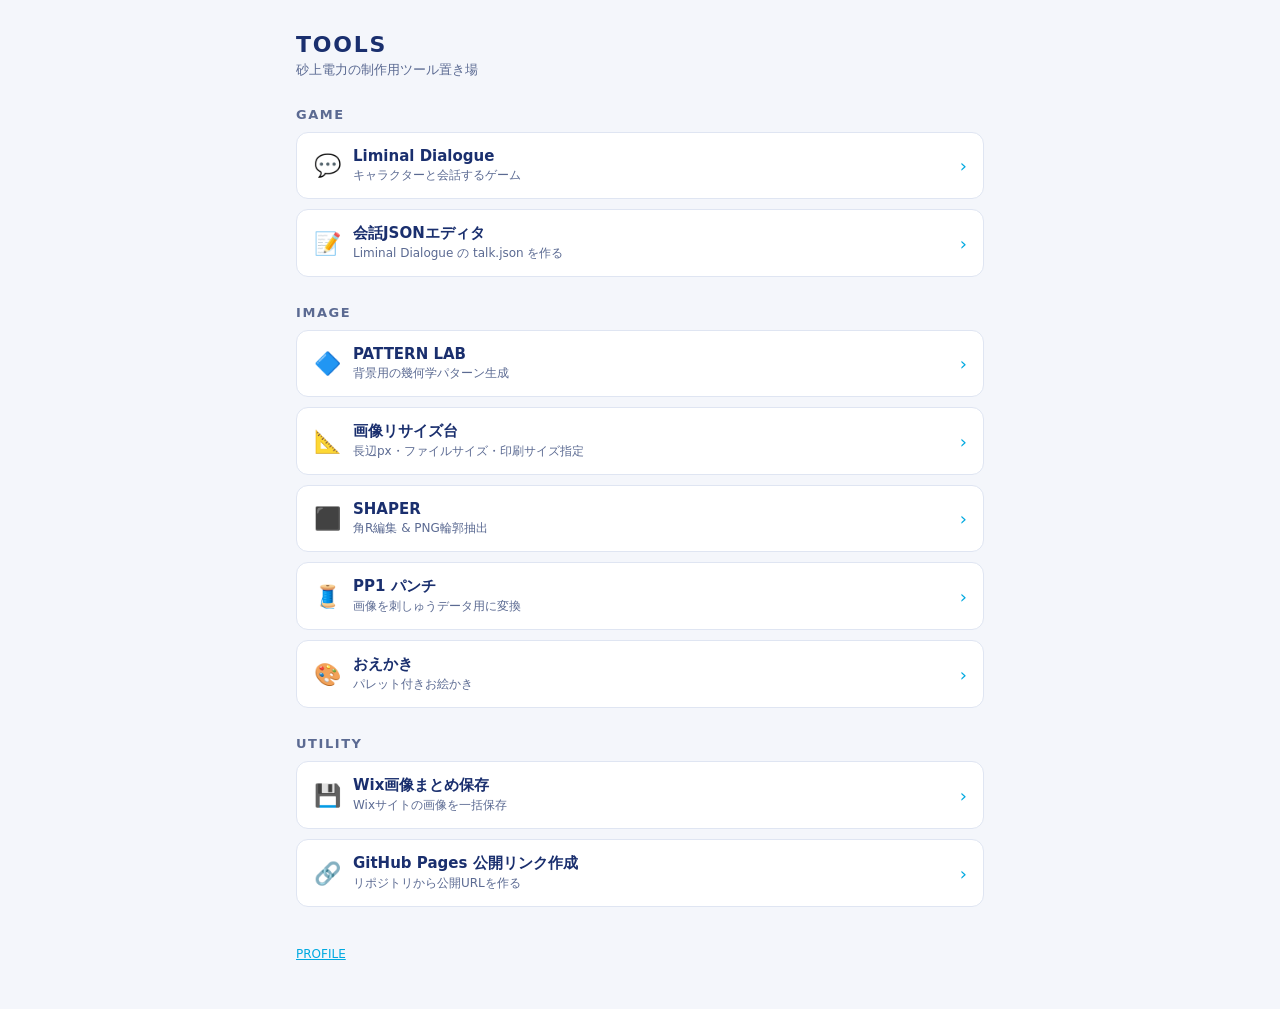
<file: index.html>
<!DOCTYPE html>
<html lang="ja">
<head>
<meta charset="UTF-8">
<meta name="viewport" content="width=device-width, initial-scale=1.0">
<title>TOOLS — sazyoudnrk</title>
<style>
  :root{
    --bg:#f4f6fb; --card:#ffffff; --ink:#1a2f6e; --muted:#5b6a92;
    --accent:#00a9e0; --line:#dfe5f2;
  }
  @media (prefers-color-scheme: dark){
    :root{ --bg:#0f1730; --card:#18224a; --ink:#eef3ff; --muted:#9aa8d0; --accent:#7ee8fa; --line:#26326a; }
  }
  *{ box-sizing:border-box; }
  body{
    margin:0; background:var(--bg); color:var(--ink);
    font-family:system-ui,-apple-system,"Hiragino Sans","Noto Sans JP",sans-serif;
    -webkit-text-size-adjust:100%;
  }
  main{ max-width:720px; margin:0 auto; padding:32px 16px 48px; }
  h1{ font-size:22px; letter-spacing:.08em; margin:0 0 4px; }
  .sub{ color:var(--muted); font-size:13px; margin:0 0 24px; }
  h2{ font-size:13px; letter-spacing:.12em; color:var(--muted); margin:28px 0 10px; font-weight:600; }
  ul{ list-style:none; margin:0; padding:0; display:grid; gap:10px; }
  a.card{
    display:flex; align-items:center; gap:12px;
    background:var(--card); border:1px solid var(--line); border-radius:12px;
    padding:14px 16px; color:inherit; text-decoration:none;
  }
  a.card:active{ transform:scale(.99); }
  .icon{ font-size:22px; width:28px; text-align:center; flex:none; }
  .t{ font-weight:600; font-size:15px; }
  .d{ color:var(--muted); font-size:12px; margin-top:2px; }
  .arrow{ margin-left:auto; color:var(--accent); font-size:18px; }
  footer{ margin-top:40px; font-size:12px; color:var(--muted); }
  footer a{ color:var(--accent); }
</style>
</head>
<body>
<main>
  <h1>TOOLS</h1>
  <p class="sub">砂上電力の制作用ツール置き場</p>

  <h2>GAME</h2>
  <ul>
    <li><a class="card" href="https://sazyoudnrk.github.io/liminal-dialogue/">
      <span class="icon">💬</span>
      <span><div class="t">Liminal Dialogue</div><div class="d">キャラクターと会話するゲーム</div></span>
      <span class="arrow">›</span></a></li>
    <li><a class="card" href="https://sazyoudnrk.github.io/liminal-dialogue/talk-editor.html">
      <span class="icon">📝</span>
      <span><div class="t">会話JSONエディタ</div><div class="d">Liminal Dialogue の talk.json を作る</div></span>
      <span class="arrow">›</span></a></li>
  </ul>

  <h2>IMAGE</h2>
  <ul>
    <li><a class="card" href="pattern-lab.html">
      <span class="icon">🔷</span>
      <span><div class="t">PATTERN LAB</div><div class="d">背景用の幾何学パターン生成</div></span>
      <span class="arrow">›</span></a></li>
    <li><a class="card" href="resizer.html">
      <span class="icon">📐</span>
      <span><div class="t">画像リサイズ台</div><div class="d">長辺px・ファイルサイズ・印刷サイズ指定</div></span>
      <span class="arrow">›</span></a></li>
    <li><a class="card" href="shaper.html">
      <span class="icon">⬛</span>
      <span><div class="t">SHAPER</div><div class="d">角R編集 & PNG輪郭抽出</div></span>
      <span class="arrow">›</span></a></li>
    <li><a class="card" href="image-to-eps.html">
      <span class="icon">🧵</span>
      <span><div class="t">PP1 パンチ</div><div class="d">画像を刺しゅうデータ用に変換</div></span>
      <span class="arrow">›</span></a></li>
    <li><a class="card" href="color-pallet-draw.html">
      <span class="icon">🎨</span>
      <span><div class="t">おえかき</div><div class="d">パレット付きお絵かき</div></span>
      <span class="arrow">›</span></a></li>
  </ul>

  <h2>UTILITY</h2>
  <ul>
    <li><a class="card" href="wix-image-saver.html">
      <span class="icon">💾</span>
      <span><div class="t">Wix画像まとめ保存</div><div class="d">Wixサイトの画像を一括保存</div></span>
      <span class="arrow">›</span></a></li>
    <li><a class="card" href="github-pages-link-generator.html">
      <span class="icon">🔗</span>
      <span><div class="t">GitHub Pages 公開リンク作成</div><div class="d">リポジトリから公開URLを作る</div></span>
      <span class="arrow">›</span></a></li>
  </ul>

  <footer><a href="https://sazyoudnrk.github.io/profile/">PROFILE</a></footer>
</main>
</body>
</html>
</file>
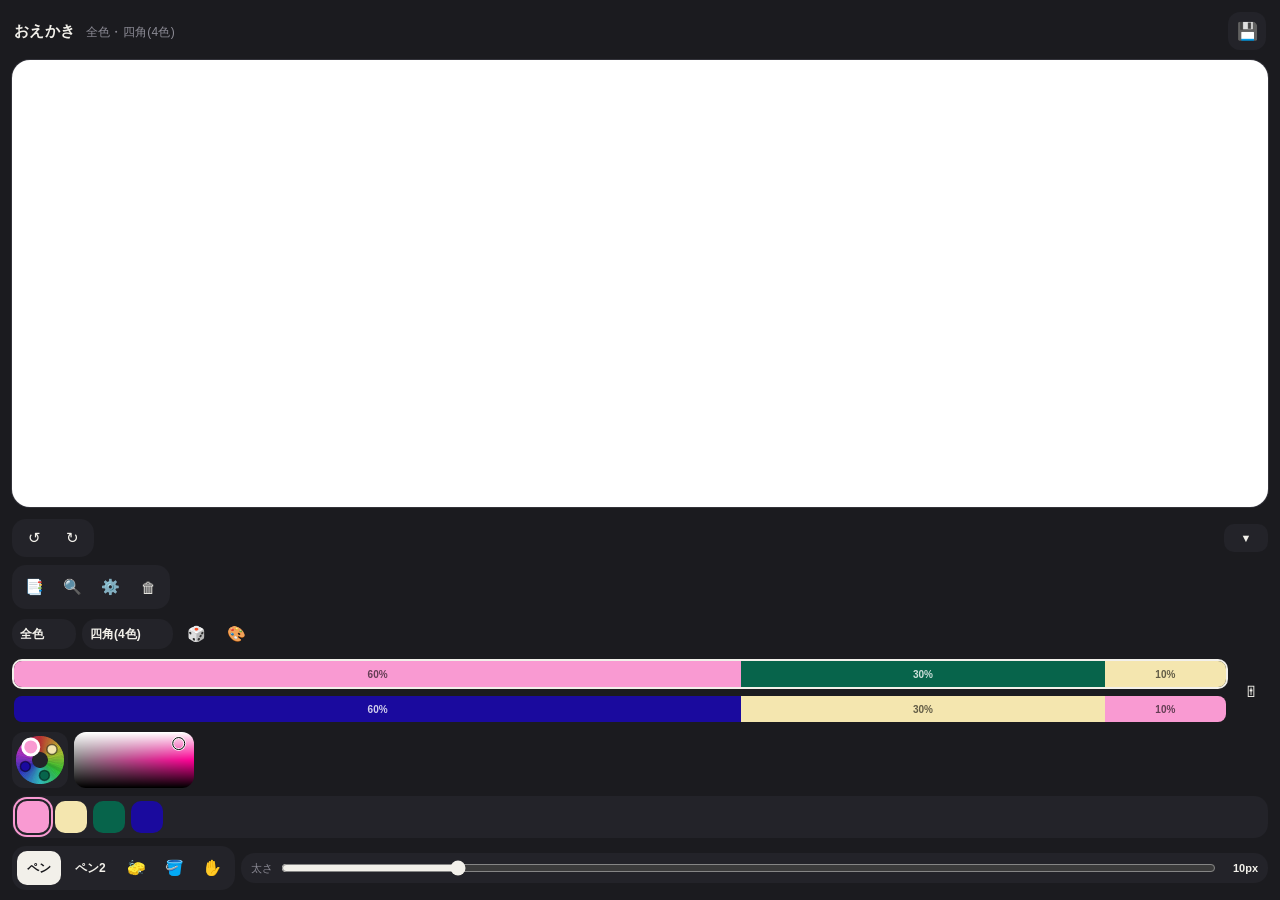
<file: color-pallet-draw.html>
<!DOCTYPE html>
<html lang="ja">
<head>
<meta charset="UTF-8">
<meta name="viewport" content="width=device-width, initial-scale=1.0, maximum-scale=1.0, user-scalable=no">
<title>おえかき</title>
<style>
  :root{
    --bg: #1b1b1f;
    --panel: #232329;
    --panel-2: #2c2c33;
    --ink: #f2f0ea;
    --muted: #8b8a94;
    --accent: #f2f0ea;
  }
  * { box-sizing: border-box; -webkit-tap-highlight-color: transparent; user-select: none; }
  html, body {
    height: 100%;
    margin: 0;
    background: var(--bg);
    color: var(--ink);
    font-family: -apple-system, BlinkMacSystemFont, "Hiragino Sans", "Yu Gothic", sans-serif;
    overscroll-behavior: none;
    touch-action: manipulation; /* ダブルタップでのページズームを抑止 */
  }
  body {
    display: flex;
    flex-direction: column;
    height: 100dvh;
  }
  header {
    padding: 12px 14px 6px;
    display: flex;
    align-items: center;
    justify-content: space-between;
    gap: 8px;
  }
  h1 {
    font-size: 15px;
    font-weight: 700;
    letter-spacing: 0.02em;
    margin: 0;
  }
  h1 span { color: var(--muted); font-weight: 500; font-size: 12px; margin-left: 6px; }
  #save {
    background: var(--panel);
    border: none;
    color: var(--ink);
    width: 38px;
    height: 38px;
    border-radius: 12px;
    font-size: 17px;
    cursor: pointer;
  }
  #save:active { background: var(--panel-2); }

  /* キャンバス外はグレー、キャンバス自体(#paper)は白 */
  #canvas-wrap {
    flex: 1;
    margin: 4px 12px;
    border-radius: 18px;
    overflow: hidden;
    background: #4a4a52;
    box-shadow: 0 0 0 1px #33333a;
    position: relative;
    touch-action: none;
  }
  #stage {
    position: absolute;
    top: 0; left: 0;
    width: 100%;
    height: 100%;
    transform-origin: 0 0;
  }
  #paper {
    position: absolute;
    top: 0; left: 0;
    background: #ffffff;
    z-index: -1;
  }
  #stage canvas {
    position: absolute;
    top: 0; left: 0;
    touch-action: none;
    image-rendering: pixelated;
  }

  #dock {
    padding: 8px 12px calc(10px + env(safe-area-inset-bottom));
    display: flex;
    flex-direction: column;
    gap: 8px;
  }
  .row {
    display: flex;
    align-items: center;
    gap: 6px;
    overflow-x: auto;
    scrollbar-width: none;
  }
  .row::-webkit-scrollbar { display: none; }

  .group {
    display: flex;
    align-items: center;
    gap: 4px;
    background: var(--panel);
    padding: 5px;
    border-radius: 14px;
    flex-shrink: 0;
  }

  .icon-btn {
    background: none;
    border: none;
    color: var(--ink);
    font-size: 15px;
    width: 34px;
    height: 34px;
    border-radius: 10px;
    cursor: pointer;
    flex-shrink: 0;
    display: flex;
    align-items: center;
    justify-content: center;
  }
  .icon-btn:active { background: var(--panel-2); }
  .icon-btn.active {
    background: var(--ink);
    color: #16161a;
  }
  .icon-btn.off { opacity: 0.35; }

  .pen-btn {
    font-size: 12px;
    font-weight: 600;
    padding: 0 10px;
    width: auto;
  }

  .swatches {
    display: flex;
    gap: 6px;
    background: var(--panel);
    padding: 5px;
    border-radius: 14px;
    flex: 1;
    overflow-x: auto;
    scrollbar-width: none;
  }
  .swatches::-webkit-scrollbar { display: none; }
  .swatch {
    width: 32px;
    height: 32px;
    min-width: 32px;
    border-radius: 10px;
    border: none;
    cursor: pointer;
    position: relative;
  }
  .swatch.active {
    box-shadow: 0 0 0 2px var(--panel), 0 0 0 4px currentColor;
  }

  .dropdown {
    background: var(--panel);
    color: var(--ink);
    border: none;
    border-radius: 14px;
    padding: 8px 8px;
    font-size: 12px;
    font-weight: 600;
    -webkit-appearance: none;
    appearance: none;
    flex-shrink: 0;
  }
  .dropdown:disabled { opacity: 0.4; }

  .zoom-label {
    font-size: 11px;
    font-weight: 700;
    color: var(--ink);
    min-width: 40px;
    text-align: center;
    flex-shrink: 0;
  }

  .size-wrap {
    display: flex;
    align-items: center;
    gap: 6px;
    background: var(--panel);
    padding: 5px 10px;
    border-radius: 14px;
    flex: 1;
    min-width: 90px;
  }
  .size-wrap span { font-size: 11px; color: var(--muted); flex-shrink: 0; }
  #size-value {
    font-size: 11px;
    font-weight: 700;
    color: var(--ink) !important;
    min-width: 34px;
    text-align: right;
  }
  input[type="range"] {
    flex: 1;
    accent-color: var(--ink);
    min-width: 100px;
  }

  /* ---------- ツールバー折りたたみ ---------- */
  #dock-extra {
    display: flex;
    flex-direction: column;
    gap: 8px;
  }
  #dock.collapsed #dock-extra { display: none; }
  /* アンドゥ/リドゥとトグルは折りたたみ対象の外に置き、常に見えるようにする */
  #dock-toggle-row { justify-content: space-between; overflow: visible; }
  #undo-group { flex-shrink: 0; }
  #undo-group .icon-btn { width: 34px; height: 28px; font-size: 15px; }
  #dock-toggle {
    width: 44px;
    height: 28px;
    font-size: 11px;
    background: var(--panel);
    flex-shrink: 0;
  }
  /* 必須行は横スクロールで全項目に到達できるようにする */
  #essential-row {
    overflow-x: auto;
    scrollbar-width: none;
  }
  #essential-row::-webkit-scrollbar { display: none; }
  #essential-row .size-wrap { min-width: 130px; }
  #dock-toggle { flex-shrink: 0; }

  /* ---------- 汎用ポップアップ(レイヤー/設定/色相環で共用) ---------- */
  .popup-overlay {
    position: fixed;
    inset: 0;
    background: rgba(0,0,0,0.55);
    display: flex;
    align-items: flex-end;
    justify-content: center;
    z-index: 100;
  }
  .popup-panel {
    background: var(--panel);
    width: 100%;
    max-width: 420px;
    border-radius: 20px 20px 0 0;
    padding: 14px 16px calc(16px + env(safe-area-inset-bottom));
    max-height: 75vh;
    overflow-y: auto;
  }
  .popup-header {
    display: flex;
    align-items: center;
    justify-content: space-between;
    font-size: 14px;
    font-weight: 700;
    margin-bottom: 10px;
  }
  .popup-row {
    display: flex;
    align-items: center;
    justify-content: space-between;
    gap: 10px;
    padding: 8px 2px;
    border-bottom: 1px solid var(--panel-2);
  }
  .popup-row:last-child { border-bottom: none; }
  .popup-row-label {
    background: none;
    border: none;
    color: var(--ink);
    font-size: 13px;
    font-weight: 600;
    padding: 6px 10px;
    border-radius: 10px;
    cursor: pointer;
    text-align: left;
    flex: 1;
  }
  .popup-row-label.active { background: var(--panel-2); }
  .popup-slider-row { display: flex; flex-direction: column; gap: 4px; padding: 8px 2px; border-bottom: 1px solid var(--panel-2); }
  .popup-slider-row:last-child { border-bottom: none; }
  .popup-slider-head { display: flex; justify-content: space-between; font-size: 12px; color: var(--muted); font-weight: 600; }
  .popup-slider-row input[type="range"] { width: 100%; }
  .popup-hsl-info { font-size: 12px; color: var(--ink); line-height: 1.8; }
  .wheel-canvas, .sl-canvas { border-radius: 12px; display: block; margin: 0 auto 10px; }
  .colorwheel-flex { display: flex; flex-wrap: wrap; justify-content: center; gap: 10px; }
  .mini-wheel-canvas, .mini-sl-canvas {
    border-radius: 12px;
    cursor: pointer;
    flex-shrink: 0;
    background: var(--panel);
  }

  /* ---------- おすすめ配色バー ---------- */
  .scheme-wrap {
    display: flex;
    flex-direction: column;
    gap: 5px;
    flex: 1;
    min-width: 0;
  }
  .scheme-bar {
    display: flex;
    height: 30px;
    border-radius: 10px;
    overflow: hidden;
    cursor: pointer;
    border: 2px solid transparent;
    flex-shrink: 0;
  }
  .scheme-bar.active { border-color: var(--ink); }
  .scheme-seg {
    display: flex;
    align-items: center;
    justify-content: center;
    font-size: 10px;
    font-weight: 700;
    overflow: hidden;
    white-space: nowrap;
  }
  .scheme-empty {
    font-size: 11px;
    color: var(--muted);
    padding: 6px 2px;
  }
  .role-picker-swatches { display: flex; flex-wrap: wrap; gap: 6px; margin-top: 6px; }
  .role-picker-swatch {
    width: 30px; height: 30px; border-radius: 8px; border: 2px solid transparent; cursor: pointer;
  }
  .role-picker-swatch.active { border-color: var(--ink); }
  .role-mode-btns { display: flex; gap: 6px; }
</style>
</head>
<body>

<header>
  <h1>おえかき <span id="mode-label"></span> <span id="canvas-size-label" style="font-size: 11px; color: var(--muted); margin-left: 8px;"></span></h1>
  <button id="save" title="保存">💾</button>
</header>

<div id="canvas-wrap"><div id="stage"><div id="paper"></div></div></div>

<div id="dock">

  <!-- 常時表示バー: アンドゥ/リドゥ + 折りたたみトグル -->
  <div class="row" id="dock-toggle-row">
    <div class="group" id="undo-group">
      <button class="icon-btn" id="undo" title="戻す">↺</button>
      <button class="icon-btn" id="redo" title="進む">↻</button>
    </div>
    <button class="icon-btn" id="dock-toggle" title="ツールバーを折りたたむ">▼</button>
  </div>

  <!-- ▼ここから折りたたみ対象(collapsed時は非表示) -->
  <div id="dock-extra">

    <!-- 上部タブ(レイヤー/ズーム/詳細設定/レイヤー消去) -->
    <div class="row" id="top-tabs-row">
      <div class="group" id="top-tabs">
        <button class="icon-btn" id="tab-layers" title="レイヤー">📑</button>
        <button class="icon-btn" id="tab-zoom" title="ズーム">🔍</button>
        <button class="icon-btn" id="tab-settings" title="詳細設定">⚙️</button>
        <button class="icon-btn" id="clear-layer" title="このレイヤーを消す">🗑</button>
      </div>
    </div>

    <!-- パレット選択行 -->
    <div class="row">
      <select class="dropdown" id="color-type-select">
        <option value="full">全色</option>
        <option value="vivid">ビビット</option>
        <option value="muted">くすみ</option>
        <option value="pastel">パステル</option>
      </select>
      <select class="dropdown" id="hue-type-select">
        <option value="square">四角(4色)</option>
        <option value="triangle">三角(3色)</option>
        <option value="complement">補色(2色)</option>
        <option value="broom">ほうき(4色)</option>
        <option value="analogous">同系色(3色)</option>
        <option value="random">ランダム(4色)</option>
      </select>
      <button class="icon-btn" id="shuffle" title="パレットを生成">🎲</button>
      <button class="icon-btn pen-btn" id="default-toggle" title="定番パレット">定番</button>
      <button class="icon-btn" id="colorwheel-btn" title="色相環で確認">🎨</button>
    </div>

    <!-- 配色バー -->
    <div class="row" id="scheme-row">
      <div class="scheme-wrap" id="scheme-wrap"></div>
      <button class="icon-btn" id="scheme-config-btn" title="配色を指定">🎚</button>
    </div>

    <!-- ミニ色相環・SL表示 -->
    <div class="row">
      <canvas id="mini-wheel" width="56" height="56" class="mini-wheel-canvas" title="色相環(タップで詳細)"></canvas>
      <canvas id="mini-sl" width="120" height="56" class="mini-sl-canvas" title="彩度・明度(タップで詳細)"></canvas>
    </div>

  </div>
  <!-- ▲ここまで折りたたみ対象 -->

  <!-- スウォッチ行(常時表示) -->
  <div class="row">
    <div class="swatches" id="swatches"></div>
  </div>

  <!-- 必須1行: ペン選択 / 太さ -->
  <div class="row" id="essential-row">
    <div class="group" id="tools-group">
      <button class="icon-btn pen-btn" data-pen="pen">ペン</button>
      <button class="icon-btn pen-btn" data-pen="pen2">ペン2</button>
      <button class="icon-btn" id="eraser" title="消しゴム">🧽</button>
      <button class="icon-btn" id="bucket" title="バケツ塗り">🪣</button>
      <button class="icon-btn" id="pan-tool" title="移動(パン)">✋</button>
    </div>
    <div class="size-wrap">
      <span>太さ</span>
      <input type="range" id="size" min="1" max="50" value="10">
      <span id="size-value">10px</span>
    </div>
  </div>

</div>

<script>
(function(){
  const wrap = document.getElementById('canvas-wrap');
  const stage = document.getElementById('stage');
  const paper = document.getElementById('paper');
  const swatchWrap = document.getElementById('swatches');
  const sizeSlider = document.getElementById('size');
  const sizeValueLabel = document.getElementById('size-value');
  const shuffleBtn = document.getElementById('shuffle');
  const colorTypeSelect = document.getElementById('color-type-select');
  const hueTypeSelect = document.getElementById('hue-type-select');
  const defaultToggleBtn = document.getElementById('default-toggle');
  const colorwheelBtn = document.getElementById('colorwheel-btn');
  const modeLabel = document.getElementById('mode-label');
  const saveBtn = document.getElementById('save');
  const eraserBtn = document.getElementById('eraser');
  const bucketBtn = document.getElementById('bucket');
  const panToolBtn = document.getElementById('pan-tool');
  const penBtns = [...document.querySelectorAll('[data-pen]')];
  const tabLayersBtn = document.getElementById('tab-layers');
  const tabZoomBtn = document.getElementById('tab-zoom');
  const tabSettingsBtn = document.getElementById('tab-settings');
  const clearLayerBtn = document.getElementById('clear-layer');
  const undoBtn = document.getElementById('undo');
  const redoBtn = document.getElementById('redo');
  const dock = document.getElementById('dock');
  const dockToggleBtn = document.getElementById('dock-toggle');
  const miniWheelCanvas = document.getElementById('mini-wheel');
  const miniSLCanvas = document.getElementById('mini-sl');

  let dpr = Math.max(1, window.devicePixelRatio || 1);
  let currentColor = null;
  let currentPaletteColors = [];
  let currentTool = 'pen'; // 'pen' | 'pen2' | 'eraser' | 'bucket' | 'pan'
  let drawing = false;
  let lastTime = 0;
  let rawPoint = null;    // 生の指の位置(キャンバス座標系)
  let smoothPoint = null; // 補正後の描画位置(キャンバス座標系)
  let panStart = null;    // 単指パンツール用の開始情報

  // 手ぶれ補正: 大きいほど生の位置に近い(遅延が少ない) = 補正弱い
  const SMOOTHING_LEVELS = [
    { key: 'off',   label: '補正:なし', factor: 1 },
    { key: 'light', label: '補正:弱',   factor: 0.6 },
    { key: 'heavy', label: '補正:強',   factor: 0.28 },
  ];
  let smoothingIndex = 1; // デフォルトは「弱」

  const PEN_STYLES = {
    pen: { widthMul: 1.0 }, // ペン: くっきり一定の太さの線(不透明度は常に100%)
  };

  function clampNum(v, min, max) { return Math.min(max, Math.max(min, v)); }
  function snap(v) { return Math.round(v); } // アンチエイリアス低減のため整数pxへスナップ

  // ========================================================================
  // ズーム / パン
  // 表示倍率(CSS transform)のみを変更し、キャンバスの実解像度は変えない。
  // 1本指=描画 / 2本指ドラッグ=パン / 2本指ピンチ=ズーム、を想定。
  // ========================================================================
  const ZOOM_MIN = 0.25, ZOOM_MAX = 8;
  let zoom = 1;
  let panX = 0, panY = 0;

  function applyZoom() {
    stage.style.transform = `translate(${panX}px, ${panY}px) scale(${zoom})`;
  }

  // キャンバス(#paper/#stage)が完全に画面外へ消えないよう、
  // 常に一定量(margin)は画面内に残るようパン位置を制限する。
  // 縮小してキャンバス全体が画面に収まる場合は、はみ出させず中央に留める。
  function clampPan() {
    const rect = wrap.getBoundingClientRect();
    const dispW = rect.width * zoom, dispH = rect.height * zoom;
    if (dispW <= rect.width) {
      panX = (rect.width - dispW) / 2;
    } else {
      const margin = Math.min(80, dispW / 2);
      panX = clampNum(panX, margin - dispW, rect.width - margin);
    }
    if (dispH <= rect.height) {
      panY = (rect.height - dispH) / 2;
    } else {
      const margin = Math.min(80, dispH / 2);
      panY = clampNum(panY, margin - dispH, rect.height - margin);
    }
  }

  // ズームボタンは「画面中心」を基点にズームする(ピンチ操作と同じアンカー方式)。
  // 従来はキャンバス左上を基点にしていたため、ボタンを押すたびに表示が
  // 予期せずジャンプし、結果的に「タッチ位置と描画位置がズレる」ように感じる原因になっていた。
  function zoomAroundCenter(newZoom) {
    const rect = wrap.getBoundingClientRect();
    const cx = rect.width / 2, cy = rect.height / 2;
    const stageLocalX = (cx - panX) / zoom;
    const stageLocalY = (cy - panY) / zoom;
    zoom = clampNum(newZoom, ZOOM_MIN, ZOOM_MAX);
    panX = cx - stageLocalX * zoom;
    panY = cy - stageLocalY * zoom;
    clampPan(); // 画面に収まるサイズなら中央寄せされる
    applyZoom();
  }

  // ---------- レイヤー管理 ----------
  const LAYER_COUNT = 3;
  const layers = []; // {canvas, ctx, visible, undoStack, redoStack}
  let activeLayerIndex = LAYER_COUNT - 1;

  function makeCanvas(z) {
    const c = document.createElement('canvas');
    c.style.zIndex = z;
    stage.appendChild(c);
    return c;
  }

  for (let i = 0; i < LAYER_COUNT; i++) {
    const canvas = makeCanvas(i);
    layers.push({
      canvas,
      ctx: canvas.getContext('2d'),
      visible: true,
      undoStack: [],
      redoStack: [],
    });
  }

  function activeLayer() { return layers[activeLayerIndex]; }

  // ========================================================================
  // 汎用ポップアップ(レイヤー選択・詳細設定・色相環 で共用する土台)
  // ========================================================================
  let currentPopup = null;
  let currentPopupType = null;

  function closePopup() {
    if (currentPopup) currentPopup.remove();
    currentPopup = null;
    currentPopupType = null;
  }

  function openPopup(type, titleText, buildFn) {
    closePopup();
    currentPopupType = type;
    const overlay = document.createElement('div');
    overlay.className = 'popup-overlay';
    overlay.addEventListener('click', (e) => { if (e.target === overlay) closePopup(); });

    const panel = document.createElement('div');
    panel.className = 'popup-panel';

    const header = document.createElement('div');
    header.className = 'popup-header';
    const titleSpan = document.createElement('span');
    titleSpan.textContent = titleText;
    const closeBtn = document.createElement('button');
    closeBtn.className = 'icon-btn';
    closeBtn.textContent = '✕';
    closeBtn.addEventListener('click', closePopup);
    header.appendChild(titleSpan);
    header.appendChild(closeBtn);

    const body = document.createElement('div');
    body.id = 'popup-body';
    buildFn(body);

    panel.appendChild(header);
    panel.appendChild(body);
    overlay.appendChild(panel);
    document.body.appendChild(overlay);
    currentPopup = overlay;
  }

  function refreshPopupIfType(type) {
    if (currentPopup && currentPopupType === type) {
      const body = currentPopup.querySelector('#popup-body');
      body.innerHTML = '';
      if (type === 'layers') buildLayersPopupContent(body);
      if (type === 'settings') buildSettingsPopupContent(body);
      if (type === 'colorwheel') buildColorWheelPopupContent(body);
      if (type === 'scheme') buildSchemeConfigContent(body);
      if (type === 'zoom') buildZoomPopupContent(body);
    }
  }

  // ---- レイヤーポップアップ ----
  function buildLayersPopupContent(container) {
    layers.forEach((layer, i) => {
      const row = document.createElement('div');
      row.className = 'popup-row';
      const label = document.createElement('button');
      label.className = 'popup-row-label' + (i === activeLayerIndex ? ' active' : '');
      label.textContent = `レイヤー ${i + 1}`;
      label.addEventListener('click', () => {
        activeLayerIndex = i;
        refreshPopupIfType('layers');
      });
      const eye = document.createElement('button');
      eye.className = 'icon-btn' + (layer.visible ? '' : ' off');
      eye.textContent = layer.visible ? '👁' : '🚫';
      eye.addEventListener('click', (e) => {
        e.stopPropagation();
        layer.visible = !layer.visible;
        layer.canvas.style.opacity = layer.visible ? '1' : '0';
        refreshPopupIfType('layers');
      });
      row.appendChild(label);
      row.appendChild(eye);
      container.appendChild(row);
    });
  }
  // タブボタン: レイヤー / ズーム / 詳細設定
  tabLayersBtn.addEventListener('click', () => openPopup('layers', 'レイヤー', buildLayersPopupContent));
  tabZoomBtn.addEventListener('click', () => openPopup('zoom', 'ズーム', buildZoomPopupContent));
  tabSettingsBtn.addEventListener('click', () => openPopup('settings', '詳細設定', buildSettingsPopupContent));

  // レイヤー消去(メニューに隠さず従来どおりゴミ箱アイコンで見えるようにする)
  clearLayerBtn.addEventListener('click', () => {
    const layer = activeLayer();
    pushHistory(layer);
    layer.ctx.save();
    layer.ctx.setTransform(1, 0, 0, 1, 0, 0);
    layer.ctx.clearRect(0, 0, layer.canvas.width, layer.canvas.height);
    layer.ctx.restore();
  });

  // 常時表示のアンドゥ/リドゥ(頻繁に使うためメニューには入れない)
  undoBtn.addEventListener('click', () => {
    const layer = activeLayer();
    if (!layer.undoStack.length) return;
    layer.redoStack.push(layer.canvas.toDataURL());
    restoreFromDataURL(layer, layer.undoStack.pop());
  });
  redoBtn.addEventListener('click', () => {
    const layer = activeLayer();
    if (!layer.redoStack.length) return;
    layer.undoStack.push(layer.canvas.toDataURL());
    restoreFromDataURL(layer, layer.redoStack.pop());
  });

  // ツールバーの折りたたみ。畳むと必須1行(+スウォッチ)だけになり描画領域が広がる
  dockToggleBtn.addEventListener('click', () => {
    const collapsed = dock.classList.toggle('collapsed');
    dockToggleBtn.textContent = collapsed ? '▲' : '▼';
    dockToggleBtn.title = collapsed ? 'ツールバーを展開' : 'ツールバーを折りたたむ';
    // 表示領域が変わるのでキャンバスサイズを取り直す
    resizeAllCanvases();
  });

  // ---- 詳細設定ポップアップ(今後の設定項目もここに追加していく) ----
  let matchLightness = false; // 「明度を揃える」: ONなら全色で明度を完全一致させる
  let showDefaultButton = false; // 「定番」ボタンの表示/非表示。デフォルトはOFF(非表示)
  // 色相のランダム変動量(初期値は改修前の実装値をそのまま踏襲)
  const hueJitterSettings = { square: 20, triangle: 20, complement: 15, broom: 10, analogous: 10 };
  // キャンバスサイズプリセット: {name, width, height}
  const CANVAS_SIZE_PRESETS = [
    { name: '画面に合わせる', width: null, height: null },
    { name: '512×512', width: 512, height: 512 },
    { name: '768×768', width: 768, height: 768 },
    { name: '1024×1024', width: 1024, height: 1024 },
  ];
  let selectedCanvasSizeIndex = 0; // デフォルトは「画面に合わせる」

  // 「定番」ボタンの表示状態を反映する。非表示にする場合、定番パレットが
  // 選択されたままだと操作不能になるため、通常のパレット生成に戻す。
  function applyDefaultButtonVisibility() {
    defaultToggleBtn.style.display = showDefaultButton ? 'flex' : 'none';
    if (!showDefaultButton && useDefaultPalette) {
      useDefaultPalette = false;
      defaultToggleBtn.classList.remove('active');
      applyPalette();
    }
  }

  function buildSettingsPopupContent(container) {
    // 手ぶれ補正(メニュー廃止に伴い設定へ集約)
    const smoothRow = document.createElement('div');
    smoothRow.className = 'popup-row';
    const smoothLabel = document.createElement('span');
    smoothLabel.textContent = '手ぶれ補正';
    smoothLabel.style.fontSize = '13px';
    smoothLabel.style.fontWeight = '600';
    const smoothBtn = document.createElement('button');
    smoothBtn.className = 'icon-btn pen-btn';
    smoothBtn.textContent = SMOOTHING_LEVELS[smoothingIndex].label;
    smoothBtn.addEventListener('click', () => {
      smoothingIndex = (smoothingIndex + 1) % SMOOTHING_LEVELS.length;
      smoothBtn.textContent = SMOOTHING_LEVELS[smoothingIndex].label;
    });
    smoothRow.appendChild(smoothLabel);
    smoothRow.appendChild(smoothBtn);
    container.appendChild(smoothRow);

    const toggleRow = document.createElement('div');
    toggleRow.className = 'popup-row';
    const toggleLabel = document.createElement('span');
    toggleLabel.textContent = '明度を揃える';
    toggleLabel.style.fontSize = '13px';
    toggleLabel.style.fontWeight = '600';
    const toggleBtn = document.createElement('button');
    toggleBtn.className = 'icon-btn pen-btn' + (matchLightness ? ' active' : '');
    toggleBtn.textContent = matchLightness ? 'ON' : 'OFF';
    toggleBtn.addEventListener('click', () => {
      matchLightness = !matchLightness;
      refreshPopupIfType('settings');
    });
    toggleRow.appendChild(toggleLabel);
    toggleRow.appendChild(toggleBtn);
    container.appendChild(toggleRow);

    const dtRow = document.createElement('div');
    dtRow.className = 'popup-row';
    const dtLabel = document.createElement('span');
    dtLabel.textContent = '「定番」ボタンを表示';
    dtLabel.style.fontSize = '13px';
    dtLabel.style.fontWeight = '600';
    const dtBtn = document.createElement('button');
    dtBtn.className = 'icon-btn pen-btn' + (showDefaultButton ? ' active' : '');
    dtBtn.textContent = showDefaultButton ? 'ON' : 'OFF';
    dtBtn.addEventListener('click', () => {
      showDefaultButton = !showDefaultButton;
      applyDefaultButtonVisibility();
      refreshPopupIfType('settings');
    });
    dtRow.appendChild(dtLabel);
    dtRow.appendChild(dtBtn);
    container.appendChild(dtRow);

    [['square', '四角'], ['triangle', '三角'], ['complement', '補色'], ['broom', 'ほうき'], ['analogous', '同系色']].forEach(([key, label]) => {
      const row = document.createElement('div');
      row.className = 'popup-slider-row';
      const head = document.createElement('div');
      head.className = 'popup-slider-head';
      head.innerHTML = `<span>${label}の色相ランダム幅</span><span>±${hueJitterSettings[key]}°</span>`;
      const slider = document.createElement('input');
      slider.type = 'range';
      slider.min = '5';
      slider.max = '45';
      slider.value = String(hueJitterSettings[key]);
      slider.addEventListener('input', () => {
        hueJitterSettings[key] = Number(slider.value);
        head.querySelector('span:last-child').textContent = `±${slider.value}°`;
      });
      row.appendChild(head);
      row.appendChild(slider);
      container.appendChild(row);
    });

    // キャンバスサイズ選択
    const sizeLabel = document.createElement('span');
    sizeLabel.textContent = 'キャンバスサイズ';
    sizeLabel.style.fontSize = '13px';
    sizeLabel.style.fontWeight = '600';
    sizeLabel.style.display = 'block';
    sizeLabel.style.marginTop = '10px';
    container.appendChild(sizeLabel);

    CANVAS_SIZE_PRESETS.forEach((preset, idx) => {
      const btn = document.createElement('button');
      btn.className = 'icon-btn pen-btn' + (idx === selectedCanvasSizeIndex ? ' active' : '');
      btn.textContent = preset.name;
      btn.style.marginRight = '6px';
      btn.style.marginTop = '6px';
      btn.addEventListener('click', () => {
        selectedCanvasSizeIndex = idx;
        updateCanvasSizeLabel();
        resizeAllCanvases();
        refreshPopupIfType('settings');
      });
      container.appendChild(btn);
    });
  }

  // ---- ズームポップアップ ----
  function buildZoomPopupContent(container) {
    const currentZoom = Math.round(zoom * 100);
    
    const head = document.createElement('div');
    head.className = 'popup-slider-head';
    head.style.marginBottom = '10px';
    head.innerHTML = `<span>現在: ${currentZoom}%</span>`;
    container.appendChild(head);

    const btnRow = document.createElement('div');
    btnRow.className = 'popup-row';
    btnRow.style.justifyContent = 'center';
    btnRow.style.gap = '10px';
    
    const minusBtn = document.createElement('button');
    minusBtn.className = 'icon-btn';
    minusBtn.textContent = '−';
    minusBtn.addEventListener('click', () => {
      zoomAroundCenter(zoom / 1.6);
      refreshPopupIfType('zoom');
    });
    
    const resetBtn = document.createElement('button');
    resetBtn.className = 'icon-btn';
    resetBtn.textContent = '⟲';
    resetBtn.addEventListener('click', () => {
      zoom = 1; panX = 0; panY = 0; clampPan(); applyZoom();
      refreshPopupIfType('zoom');
    });
    
    const plusBtn = document.createElement('button');
    plusBtn.className = 'icon-btn';
    plusBtn.textContent = '＋';
    plusBtn.addEventListener('click', () => {
      zoomAroundCenter(zoom * 1.6);
      refreshPopupIfType('zoom');
    });
    
    btnRow.appendChild(minusBtn);
    btnRow.appendChild(resetBtn);
    btnRow.appendChild(plusBtn);
    container.appendChild(btnRow);
  }

  // ---- 色相環 / S・Lグラデーション ポップアップ ----
  function parseColorToHSL(str) {
    if (str.startsWith('#')) return hexToHsl(str);
    const m = str.match(/hsl\(([-\d.]+),\s*([\d.]+)%,\s*([\d.]+)%\)/);
    if (m) return { h: Number(m[1]), s: Number(m[2]), l: Number(m[3]) };
    return { h: 0, s: 0, l: 50 };
  }
  function hexToHsl(hex) {
    const r = parseInt(hex.slice(1, 3), 16) / 255;
    const g = parseInt(hex.slice(3, 5), 16) / 255;
    const b = parseInt(hex.slice(5, 7), 16) / 255;
    const max = Math.max(r, g, b), min = Math.min(r, g, b);
    let h = 0, s = 0; const l = (max + min) / 2;
    const d = max - min;
    if (d !== 0) {
      s = d / (1 - Math.abs(2 * l - 1));
      switch (max) {
        case r: h = ((g - b) / d) % 6; break;
        case g: h = (b - r) / d + 2; break;
        case b: h = (r - g) / d + 4; break;
      }
      h *= 60;
    }
    return { h: normHue(h), s: s * 100, l: l * 100 };
  }
  function hslToRgb(h, s, l) {
    h = normHue(h); s /= 100; l /= 100;
    const c = (1 - Math.abs(2 * l - 1)) * s;
    const x = c * (1 - Math.abs((h / 60) % 2 - 1));
    const m = l - c / 2;
    let r1, g1, b1;
    if (h < 60) [r1, g1, b1] = [c, x, 0];
    else if (h < 120) [r1, g1, b1] = [x, c, 0];
    else if (h < 180) [r1, g1, b1] = [0, c, x];
    else if (h < 240) [r1, g1, b1] = [0, x, c];
    else if (h < 300) [r1, g1, b1] = [x, 0, c];
    else [r1, g1, b1] = [c, 0, x];
    return [Math.round((r1 + m) * 255), Math.round((g1 + m) * 255), Math.round((b1 + m) * 255)];
  }

  function drawHueWheel(canvas, colors, selected) {
    const ctx = canvas.getContext('2d');
    const size = canvas.width, cx = size / 2, cy = size / 2;
    const outerR = size / 2 - 4, innerR = outerR - 16;
    ctx.clearRect(0, 0, size, size);
    // マーカー側の角度計算(下記)と必ず同じ基準(-90度オフセット)を使うこと。
    // ここがズレるとリングの色とマーカー位置が一致しなくなる。
    for (let a = 0; a < 360; a++) {
      ctx.beginPath();
      ctx.strokeStyle = `hsl(${a},75%,55%)`;
      ctx.lineWidth = outerR - innerR;
      ctx.arc(cx, cy, (outerR + innerR) / 2, (a - 90 - 0.6) * Math.PI / 180, (a - 90 + 0.6) * Math.PI / 180);
      ctx.stroke();
    }
    colors.forEach((c) => {
      const { h } = parseColorToHSL(c);
      const rad = (h - 90) * Math.PI / 180;
      const r = (outerR + innerR) / 2;
      const mx = cx + Math.cos(rad) * r, my = cy + Math.sin(rad) * r;
      const isSelected = c === selected;
      ctx.beginPath();
      ctx.arc(mx, my, isSelected ? 8 : 5, 0, Math.PI * 2);
      ctx.fillStyle = c;
      ctx.fill();
      ctx.lineWidth = isSelected ? 3 : 1.5;
      ctx.strokeStyle = isSelected ? '#ffffff' : '#00000080';
      ctx.stroke();
    });
  }

  function drawSLGradient(canvas, h, s, l) {
    const ctx = canvas.getContext('2d');
    const w = canvas.width, hgt = canvas.height;
    const imgData = ctx.createImageData(w, hgt);
    for (let y = 0; y < hgt; y++) {
      const L = 100 - (y / (hgt - 1)) * 100;
      for (let x = 0; x < w; x++) {
        const S = (x / (w - 1)) * 100;
        const [r, g, b] = hslToRgb(h, S, L);
        const idx = (y * w + x) * 4;
        imgData.data[idx] = r; imgData.data[idx + 1] = g; imgData.data[idx + 2] = b; imgData.data[idx + 3] = 255;
      }
    }
    ctx.putImageData(imgData, 0, 0);
    const mx = (s / 100) * (w - 1), my = (1 - l / 100) * (hgt - 1);
    ctx.beginPath(); ctx.arc(mx, my, 6, 0, Math.PI * 2);
    ctx.strokeStyle = '#ffffff'; ctx.lineWidth = 2.5; ctx.stroke();
    ctx.beginPath(); ctx.arc(mx, my, 6, 0, Math.PI * 2);
    ctx.strokeStyle = '#000000'; ctx.lineWidth = 1; ctx.stroke();
  }

  function buildColorWheelPopupContent(container) {
    const hsl = parseColorToHSL(currentColor || '#000000');
    const flex = document.createElement('div');
    flex.className = 'colorwheel-flex';

    const wheelCanvas = document.createElement('canvas');
    wheelCanvas.width = 170; wheelCanvas.height = 170;
    wheelCanvas.className = 'wheel-canvas';

    const slCanvas = document.createElement('canvas');
    slCanvas.width = 170; slCanvas.height = 130;
    slCanvas.className = 'sl-canvas';

    flex.appendChild(wheelCanvas);
    flex.appendChild(slCanvas);
    container.appendChild(flex);

    const info = document.createElement('div');
    info.className = 'popup-hsl-info';
    info.innerHTML = `選択中の色<br>H: ${Math.round(hsl.h)}°　S: ${Math.round(hsl.s)}%　L: ${Math.round(hsl.l)}%`;
    container.appendChild(info);

    drawHueWheel(wheelCanvas, currentPaletteColors, currentColor);
    drawSLGradient(slCanvas, hsl.h, hsl.s, hsl.l);
  }
  colorwheelBtn.addEventListener('click', () => openPopup('colorwheel', '色相環 / 選択色', buildColorWheelPopupContent));

  // 常時表示のミニ色相環・SLグラデーション。詳細ポップアップと同じ描画関数を使うことで
  // H/S/Lの計算結果が常時表示・詳細表示のあいだでズレないようにする。
  function updateMiniColorWidgets() {
    if (!currentColor) return;
    const hsl = parseColorToHSL(currentColor);
    drawHueWheel(miniWheelCanvas, currentPaletteColors, currentColor);
    drawSLGradient(miniSLCanvas, hsl.h, hsl.s, hsl.l);
  }
  miniWheelCanvas.addEventListener('click', () => openPopup('colorwheel', '色相環 / 選択色', buildColorWheelPopupContent));
  miniSLCanvas.addEventListener('click', () => openPopup('colorwheel', '色相環 / 選択色', buildColorWheelPopupContent));

  // ========================================================================
  // カラーパレット生成
  // 内部表現: 既存実装(HSL文字列)を踏襲。色相は必ず0〜360°へ正規化する。
  // 不透明度(Alpha)はここでは一切ランダム化しない(常に不透明な色を生成)。
  // ========================================================================

  function normHue(h) { return ((h % 360) + 360) % 360; }
  function rnd(min, max) { return min + Math.random() * (max - min); }
  function pm(delta) { return delta * (Math.random() < 0.5 ? -1 : 1); } // ±delta

  function hslColor(h, s, l) {
    return `hsl(${normHue(h).toFixed(1)}, ${clampNum(s, 0, 100).toFixed(0)}%, ${clampNum(l, 0, 100).toFixed(0)}%)`;
  }

  // ---- 「色の種類」: 彩度・明度の範囲を決定 ----
  // ※パステルの s/l レンジは手動調整済みのため変更しない
  const COLOR_TYPES = {
    full:   { label: '全色',       s: [20, 100], l: [15, 85] },
    vivid:  { label: 'ビビット',   s: [70, 100], l: [40, 70] },
    muted:  { label: 'くすみ',     s: [20, 60],  l: [40, 75] },
    pastel: { label: 'パステル',   s: [20, 55],  l: [80, 100] },
  };

  // ---- 「色相の選択」: 色相環上の関係と色数を決定 ----
  // ランダム幅は hueJitterSettings を見て都度参照する(設定パネルから変更可能)
  const HUE_TYPES = {
    square: {
      label: '四角(4色)', count: 4,
      gen: () => {
        const d = hueJitterSettings.square;
        const H1 = rnd(0, 360);
        return [H1, H1 + 90 + pm(rnd(5, d)), H1 + 180 + pm(rnd(5, d)), H1 + 270 + pm(rnd(5, d))];
      },
    },
    triangle: {
      label: '三角(3色)', count: 3,
      gen: () => {
        const d = hueJitterSettings.triangle;
        const H1 = rnd(0, 360);
        return [H1, H1 + 120 + pm(rnd(5, d)), H1 + 240 + pm(rnd(5, d))];
      },
    },
    complement: {
      label: '補色(2色)', count: 2,
      gen: () => {
        const d = hueJitterSettings.complement;
        const H1 = rnd(0, 360);
        return [H1, H1 + 180 + pm(rnd(5, d))];
      },
    },
    broom: {
      label: 'ほうき(4色)', count: 4,
      gen: () => {
        const d = hueJitterSettings.broom;
        const H1 = rnd(0, 360), A = rnd(20, 60);
        return [H1, H1 + 180, H1 + A + pm(rnd(5, d)), H1 - A + pm(rnd(5, d))];
      },
    },
    analogous: {
      label: '同系色(3色)', count: 3,
      // ほうきから補色(H1+180)の枝を取り除いた形。基準色とその左右の近い色相だけで構成する
      gen: () => {
        const d = hueJitterSettings.analogous;
        const H1 = rnd(0, 360), A = rnd(20, 60);
        return [H1, H1 + A + pm(rnd(5, d)), H1 - A + pm(rnd(5, d))];
      },
    },
    random: {
      label: 'ランダム(4色)', count: 4,
      gen: () => [rnd(0, 360), rnd(0, 360), rnd(0, 360), rnd(0, 360)], // 色相関係を持たせない。ランダム幅設定の対象外
    },
  };

  // ---- 2軸を組み合わせて最終パレットを生成 ----
  // 色の種類 → 彩度・明度の範囲 / 色相の選択 → 色相環上の関係、を独立に決定する
  // 明度(L)は「明度を揃える」がOFFなら色ごとに独立してレンジ全体からランダム、
  // ONならパレット全体で1回だけ決定して全色に適用する。
  // 彩度(S)は既存仕様どおり、ベース値を1回決め各色に±10のジッターを乗せる。
  function generatePalette(colorTypeKey, hueTypeKey) {
    const ct = COLOR_TYPES[colorTypeKey];
    const ht = HUE_TYPES[hueTypeKey];
    const hues = ht.gen();
    const baseS = rnd(ct.s[0], ct.s[1]);
    const sharedL = matchLightness ? rnd(ct.l[0], ct.l[1]) : null;
    return hues.map(H => {
      const S = clampNum(baseS + pm(rnd(0, 10)), ct.s[0], ct.s[1]);
      const L = matchLightness ? sharedL : rnd(ct.l[0], ct.l[1]);
      return hslColor(H, S, L);
    });
  }

  // 定番パレット(固定色。既存機能をそのまま維持)
  const DEFAULT_PALETTE = [
    '#111111', '#f2f0ea', '#e63946', '#f4a261',
    '#ffd166', '#2a9d8f', '#264653', '#4361ee',
    '#7b2cbf', '#ff70a6', '#8d6a4f', '#adb5bd'
  ];

  function buildSwatches(colors) {
    currentPaletteColors = colors;
    swatchWrap.innerHTML = '';
    colors.forEach((c) => {
      const b = document.createElement('button');
      b.className = 'swatch';
      b.style.background = c;
      b.style.color = c;
      b.addEventListener('click', () => selectColor(c, b));
      swatchWrap.appendChild(b);
    });
    selectColor(colors[0], swatchWrap.children[0]);
    // 新しいパレットになったら、セレクト指定のうち今のパレットに無い色は解除する
    ROLE_KEYS.forEach(key => {
      const cfg = roleConfig[key];
      if (cfg.mode === 'select' && cfg.color && !colors.includes(cfg.color)) cfg.color = null;
    });
    activeSchemeIndex = 0;
    refreshColorSchemes();
  }

  function selectColor(c, btn) {
    currentColor = c;
    [...swatchWrap.children].forEach(el => el.classList.remove('active'));
    if (btn) btn.classList.add('active');
    updateMiniColorWidgets();
    // 色を選んだら自動的にペンツールに戻す(消しゴムのままだと分かりにくいので)
    if (currentTool === 'eraser') setTool('pen');
  }

  // ========================================================================
  // おすすめ配色(ベース60% / アソート30% / アクセント10%)
  // 既存のパレット生成ロジックには手を加えず、その結果を評価して提案するだけ。
  // 選抜されなかった色もパレットからは削除せず、引き続き使用可能なままにする。
  // ========================================================================
  const schemeWrap = document.getElementById('scheme-wrap');
  const schemeConfigBtn = document.getElementById('scheme-config-btn');

  let colorSchemes = [];      // [{colors:[...], ratios:[...]}, ...]
  let activeSchemeIndex = 0;
  // 各役割の決定方法。mode: 'random' | 'select'、colorはselect時に固定する色
  const roleConfig = {
    base:   { mode: 'random', color: null },
    assort: { mode: 'random', color: null },
    accent: { mode: 'random', color: null },
  };
  const ROLE_KEYS = ['base', 'assort', 'accent'];
  const ROLE_LABELS = { base: 'ベース', assort: 'アソート', accent: 'アクセント' };

  // 色同士の距離。色相だけでなく彩度・明度も加味する。
  // 色相が近くても明度/彩度が大きく違えば「使い分けられる色」とみなす。
  function colorDistance(c1, c2) {
    const a = parseColorToHSL(c1), b = parseColorToHSL(c2);
    let dh = Math.abs(a.h - b.h);
    if (dh > 180) dh = 360 - dh;      // 色相環上の最短距離(0〜180)
    const hueTerm = (dh / 180) * 100;  // 0〜100に正規化
    const ds = Math.abs(a.s - b.s);
    const dl = Math.abs(a.l - b.l);
    // 彩度・明度の差は絵の中での使い分けやすさに直結するため重みを高めにとる
    return Math.sqrt(hueTerm * hueTerm + ds * ds * 1.4 + dl * dl * 1.6);
  }

  // 候補の中から、互いの距離が大きくなる3色を貪欲法で選ぶ。
  // fixed には select 指定で固定された色が入り、必ず結果に含める。
  function pickDistinctColors(candidates, count, fixed = []) {
    const picked = [...fixed];
    const pool = candidates.filter(c => !picked.includes(c));
    while (picked.length < count && pool.length) {
      let bestColor = null, bestScore = -1;
      pool.forEach(c => {
        // 既に選んだ色との最小距離が最大になる色を選ぶ(同系色の重複を避ける)
        const score = picked.length
          ? Math.min(...picked.map(p => colorDistance(c, p)))
          : parseColorToHSL(c).s; // 最初の1色は彩度が高いものを主役に選びやすくする
        if (score > bestScore) { bestScore = score; bestColor = c; }
      });
      picked.push(bestColor);
      pool.splice(pool.indexOf(bestColor), 1);
    }
    return picked;
  }

  // 色数に応じた比率を返す
  function ratiosFor(n) {
    if (n <= 1) return [100];
    if (n === 2) return [70, 30];
    return [60, 30, 10];
  }

  // roleConfigのselect指定を反映しつつ、残りをランダム(=自動選抜)で埋める
  function applyRoleConfig(autoColors, palette) {
    if (autoColors.length < 3) return autoColors; // 2色以下は役割割当をしない
    const result = [null, null, null];
    ROLE_KEYS.forEach((key, i) => {
      const cfg = roleConfig[key];
      if (cfg.mode === 'select' && cfg.color && palette.includes(cfg.color)) {
        result[i] = cfg.color;
      }
    });
    const fixed = result.filter(Boolean);
    // 固定色を含めたうえで、残りの枠を差の大きい色で埋める
    const filled = pickDistinctColors(palette, 3, fixed);
    const rest = filled.filter(c => !fixed.includes(c));
    let ri = 0;
    for (let i = 0; i < 3; i++) if (!result[i]) result[i] = rest[ri++];
    return result.filter(Boolean);
  }

  function buildColorSchemes(palette) {
    const n = palette.length;
    if (n === 0) return [];

    // 3色以下は生成色をそのまま使う(補色2色に第三色を作ったりはしない)
    if (n <= 3) {
      const colors = applyRoleConfig(palette, palette);
      return [{ colors, ratios: ratiosFor(colors.length) }];
    }

    // 4色以上は、差の大きい3色で案1を作る
    const plan1 = applyRoleConfig(pickDistinctColors(palette, 3), palette);
    // 案2は案1で使わなかった色を中心に構成し、足りなければ案1の色も借りる
    const leftovers = palette.filter(c => !plan1.includes(c));
    let plan2Source = leftovers;
    if (leftovers.length < 3) {
      plan2Source = [...leftovers, ...palette.filter(c => !leftovers.includes(c))];
    }
    const plan2 = pickDistinctColors(plan2Source, 3);

    const schemes = [{ colors: plan1, ratios: ratiosFor(plan1.length) }];
    // 案1と全く同じ組み合わせにならない場合のみ案2を追加する
    const same = plan2.length === plan1.length && plan2.every(c => plan1.includes(c));
    if (!same) schemes.push({ colors: plan2, ratios: ratiosFor(plan2.length) });
    return schemes;
  }

  function renderColorSchemes() {
    schemeWrap.innerHTML = '';
    if (!colorSchemes.length) {
      const p = document.createElement('div');
      p.className = 'scheme-empty';
      p.textContent = 'おすすめ配色なし';
      schemeWrap.appendChild(p);
      return;
    }
    colorSchemes.forEach((scheme, idx) => {
      const bar = document.createElement('div');
      bar.className = 'scheme-bar' + (idx === activeSchemeIndex ? ' active' : '');
      scheme.colors.forEach((c, i) => {
        const seg = document.createElement('div');
        seg.className = 'scheme-seg';
        seg.style.background = c;
        seg.style.width = `${scheme.ratios[i]}%`;
        // 明度に応じて読みやすい文字色を選ぶ
        seg.style.color = parseColorToHSL(c).l > 55 ? '#00000099' : '#ffffffcc';
        seg.textContent = `${scheme.ratios[i]}%`;
        // バーの色をタップすると、その色を描画色として選べる
        seg.addEventListener('click', (e) => {
          e.stopPropagation();
          activeSchemeIndex = idx;
          selectColorByValue(c);
          renderColorSchemes();
        });
        bar.appendChild(seg);
      });
      bar.addEventListener('click', () => {
        activeSchemeIndex = idx;
        renderColorSchemes();
      });
      schemeWrap.appendChild(bar);
    });
  }

  function refreshColorSchemes() {
    colorSchemes = buildColorSchemes(currentPaletteColors);
    if (activeSchemeIndex >= colorSchemes.length) activeSchemeIndex = 0;
    renderColorSchemes();
  }

  // パレット上の色を値で選択する(配色バーからの選択用)
  function selectColorByValue(c) {
    const idx = currentPaletteColors.indexOf(c);
    if (idx >= 0 && swatchWrap.children[idx]) {
      selectColor(c, swatchWrap.children[idx]);
    } else {
      selectColor(c, null);
    }
  }

  // ---- 配色の指定パネル(役割ごとに ランダム / セレクト を切り替える) ----
  function buildSchemeConfigContent(container) {
    const note = document.createElement('div');
    note.className = 'scheme-empty';
    note.textContent = '各役割を「セレクト」にすると色を固定でき、「ランダム」の枠はアプリが自動で選びます。';
    container.appendChild(note);

    ROLE_KEYS.forEach(key => {
      const cfg = roleConfig[key];
      const row = document.createElement('div');
      row.className = 'popup-slider-row';

      const head = document.createElement('div');
      head.className = 'popup-slider-head';
      const name = document.createElement('span');
      name.textContent = ROLE_LABELS[key];
      const modeBtns = document.createElement('span');
      modeBtns.className = 'role-mode-btns';
      [['random', 'ランダム'], ['select', 'セレクト']].forEach(([mode, label]) => {
        const b = document.createElement('button');
        b.className = 'icon-btn pen-btn' + (cfg.mode === mode ? ' active' : '');
        b.textContent = label;
        b.addEventListener('click', () => {
          cfg.mode = mode;
          if (mode === 'random') cfg.color = null;
          refreshColorSchemes();
          refreshPopupIfType('scheme');
        });
        modeBtns.appendChild(b);
      });
      head.appendChild(name);
      head.appendChild(modeBtns);
      row.appendChild(head);

      if (cfg.mode === 'select') {
        const sw = document.createElement('div');
        sw.className = 'role-picker-swatches';
        currentPaletteColors.forEach(c => {
          const b = document.createElement('button');
          b.className = 'role-picker-swatch' + (cfg.color === c ? ' active' : '');
          b.style.background = c;
          b.addEventListener('click', () => {
            cfg.color = c;
            refreshColorSchemes();
            refreshPopupIfType('scheme');
          });
          sw.appendChild(b);
        });
        row.appendChild(sw);
      }
      container.appendChild(row);
    });
  }
  schemeConfigBtn.addEventListener('click', () => openPopup('scheme', 'おすすめ配色の指定', buildSchemeConfigContent));

  let useDefaultPalette = false;

  function applyPalette() {
    if (useDefaultPalette) {
      modeLabel.textContent = '定番パレット';
      shuffleBtn.style.display = 'none';
      colorTypeSelect.disabled = true;
      hueTypeSelect.disabled = true;
      buildSwatches(DEFAULT_PALETTE);
    } else {
      const colorTypeKey = colorTypeSelect.value;
      const hueTypeKey = hueTypeSelect.value;
      modeLabel.textContent = `${COLOR_TYPES[colorTypeKey].label}・${HUE_TYPES[hueTypeKey].label}`;
      shuffleBtn.style.display = 'flex';
      colorTypeSelect.disabled = false;
      hueTypeSelect.disabled = false;
      buildSwatches(generatePalette(colorTypeKey, hueTypeKey));
    }
  }

  colorTypeSelect.addEventListener('change', applyPalette);
  hueTypeSelect.addEventListener('change', applyPalette);
  shuffleBtn.addEventListener('click', applyPalette);
  defaultToggleBtn.addEventListener('click', () => {
    useDefaultPalette = !useDefaultPalette;
    defaultToggleBtn.classList.toggle('active', useDefaultPalette);
    applyPalette();
  });

  // ---------- ツール切り替え ----------
  function setTool(tool) {
    currentTool = tool;
    penBtns.forEach(b => b.classList.toggle('active', b.dataset.pen === tool));
    eraserBtn.classList.toggle('active', tool === 'eraser');
    bucketBtn.classList.toggle('active', tool === 'bucket');
    panToolBtn.classList.toggle('active', tool === 'pan');
  }
  penBtns.forEach(b => b.addEventListener('click', () => setTool(b.dataset.pen)));
  eraserBtn.addEventListener('click', () => setTool('eraser'));
  bucketBtn.addEventListener('click', () => setTool('bucket'));
  panToolBtn.addEventListener('click', () => setTool('pan'));


  sizeSlider.addEventListener('input', () => {
    sizeValueLabel.textContent = `${sizeSlider.value}px`;
  });

  // キャンバスサイズ表示(ヘッダー)を更新
  function updateCanvasSizeLabel() {
    const preset = CANVAS_SIZE_PRESETS[selectedCanvasSizeIndex];
    const label = document.getElementById('canvas-size-label');
    if (preset.width === null) {
      label.textContent = '';
    } else {
      label.textContent = `${preset.width}×${preset.height}`;
    }
  }

  // ---------- キャンバスサイズ(解像度はズームに関係なくwrapの実サイズに固定) ----------
  function resizeAllCanvases() {
    const preset = CANVAS_SIZE_PRESETS[selectedCanvasSizeIndex];
    // 固定サイズが選択されている場合はそれを使う、そうでなければ画面サイズに合わせる
    let cssW, cssH;
    if (preset.width !== null) {
      cssW = preset.width;
      cssH = preset.height;
    } else {
      const rect = wrap.getBoundingClientRect();
      cssW = Math.round(rect.width);
      cssH = Math.round(rect.height);
    }

    dpr = Math.max(1, window.devicePixelRatio || 1);

    layers.forEach(layer => {
      const prev = document.createElement('canvas');
      prev.width = layer.canvas.width;
      prev.height = layer.canvas.height;
      if (prev.width > 0) prev.getContext('2d').drawImage(layer.canvas, 0, 0);

      layer.canvas.width = cssW * dpr;
      layer.canvas.height = cssH * dpr;
      // CSSの表示サイズも明示的に固定し、内部解像度との比率を必ずdprに保つ
      layer.canvas.style.width = cssW + 'px';
      layer.canvas.style.height = cssH + 'px';
      layer.ctx.setTransform(dpr, 0, 0, dpr, 0, 0);
      layer.ctx.lineCap = 'round';
      layer.ctx.lineJoin = 'round';
      layer.ctx.imageSmoothingEnabled = false; // アンチエイリアスの影響を可能な範囲で抑える

      if (prev.width > 0) {
        // 生ピクセル同士で1:1に貼り戻す(拡大縮小を挟まずズレを防ぐ)
        layer.ctx.save();
        layer.ctx.setTransform(1, 0, 0, 1, 0, 0);
        layer.ctx.drawImage(prev, 0, 0);
        layer.ctx.restore();
      }
    });
    // #paperもキャンバスと同じ整数サイズに揃える
    paper.style.width = cssW + 'px';
    paper.style.height = cssH + 'px';
    clampPan();
    applyZoom();
  }

  // ---------- 座標変換: 画面座標 → ズーム/パンを考慮したキャンバス座標 ----------
  // 位置(原点)は実際の描画結果から測り、スケールはzoom変数をそのまま使う。
  // 以前は縦横それぞれの実測サイズを基準サイズで割ってスケールを求めていたが、
  // #canvas-wrapはflex:1で高さが決まるためサブピクセルの端数を持ちやすく、
  // その除算結果がzoomからわずかにズレて縦方向だけ誤差が拡大していた。
  function getPos(e) {
    const canvasRect = layers[0].canvas.getBoundingClientRect(); // transform適用後の実表示矩形
    const t = e.touches ? e.touches[0] : e;
    return {
      x: (t.clientX - canvasRect.left) / zoom,
      y: (t.clientY - canvasRect.top) / zoom,
      t: Date.now(),
    };
  }

  function strokeWidthFor() {
    const base = Number(sizeSlider.value);
    if (currentTool === 'pen') return Math.max(1, base * PEN_STYLES.pen.widthMul);
    if (currentTool === 'pen2') {
      // ペン2(正方形ドット)は strokeWidthFor で値を求めない(size スライダーをそのまま使う)
      return base;
    }
    return base;
  }

  function pushHistory(layer) {
    layer.undoStack.push(layer.canvas.toDataURL());
    if (layer.undoStack.length > 20) layer.undoStack.shift();
    layer.redoStack = [];
  }

  // ---------- バケツ塗り ----------
  const colorProbe = document.createElement('canvas');
  colorProbe.width = 1; colorProbe.height = 1;
  const colorProbeCtx = colorProbe.getContext('2d');
  function colorToRGBA(str) {
    colorProbeCtx.clearRect(0, 0, 1, 1);
    colorProbeCtx.fillStyle = str;
    colorProbeCtx.fillRect(0, 0, 1, 1);
    return colorProbeCtx.getImageData(0, 0, 1, 1).data;
  }

  function floodFillAt(layer, cssX, cssY, fillColorStr) {
    const canvas = layer.canvas;
    const w = canvas.width, h = canvas.height;
    const px = Math.floor(cssX * dpr);
    const py = Math.floor(cssY * dpr);
    if (px < 0 || py < 0 || px >= w || py >= h) return;

    const imgData = layer.ctx.getImageData(0, 0, w, h);
    const data = imgData.data;
    const fillColor = colorToRGBA(fillColorStr);

    const startIdx = (py * w + px) * 4;
    const target = [data[startIdx], data[startIdx + 1], data[startIdx + 2], data[startIdx + 3]];

    if (Math.abs(target[0] - fillColor[0]) <= 4 &&
        Math.abs(target[1] - fillColor[1]) <= 4 &&
        Math.abs(target[2] - fillColor[2]) <= 4 &&
        Math.abs(target[3] - fillColor[3]) <= 4) {
      return;
    }

    const tolerance = 32;
    const tol2 = tolerance * tolerance;
    function matches(idx) {
      const dr = data[idx] - target[0];
      const dg = data[idx + 1] - target[1];
      const db = data[idx + 2] - target[2];
      const da = data[idx + 3] - target[3];
      return dr * dr + dg * dg + db * db + da * da <= tol2;
    }
    function setPixel(idx) {
      data[idx] = fillColor[0];
      data[idx + 1] = fillColor[1];
      data[idx + 2] = fillColor[2];
      data[idx + 3] = fillColor[3];
    }

    const stack = [[px, py]];
    while (stack.length) {
      const [cx, cy] = stack.pop();
      const rowIdx = cy * w;
      if (!matches((rowIdx + cx) * 4)) continue;

      let xl = cx;
      while (xl > 0 && matches((rowIdx + xl - 1) * 4)) xl--;
      let xr = cx;
      while (xr < w - 1 && matches((rowIdx + xr + 1) * 4)) xr++;

      for (let i = xl; i <= xr; i++) setPixel((rowIdx + i) * 4);

      [cy - 1, cy + 1].forEach(ny => {
        if (ny < 0 || ny >= h) return;
        const nRowIdx = ny * w;
        let i = xl;
        while (i <= xr) {
          if (matches((nRowIdx + i) * 4)) {
            stack.push([i, ny]);
            while (i <= xr && matches((nRowIdx + i) * 4)) i++;
          } else {
            i++;
          }
        }
      });
    }

    layer.ctx.putImageData(imgData, 0, 0);
  }

  function restoreFromDataURL(layer, dataUrl) {
    const img = new Image();
    img.onload = () => {
      // CSS座標を経由せず生ピクセルのまま1:1で貼り戻す。
      // rect基準で貼り直すと、undoのたびに端数分の拡大縮小が入りズレが蓄積する。
      layer.ctx.save();
      layer.ctx.setTransform(1, 0, 0, 1, 0, 0);
      layer.ctx.clearRect(0, 0, layer.canvas.width, layer.canvas.height);
      layer.ctx.drawImage(img, 0, 0);
      layer.ctx.restore();
    };
    img.src = dataUrl;
  }

  // ---------- 描画 / 単指パン(ツール選択時) ----------
  function start(e) {
    e.preventDefault();
    const t = e.touches ? e.touches[0] : e;

    if (currentTool === 'pan') {
      panStart = { x: t.clientX, y: t.clientY, panX, panY };
      drawing = true;
      return;
    }

    const layer = activeLayer();
    const p = getPos(e);

    if (currentTool === 'bucket') {
      pushHistory(layer);
      floodFillAt(layer, p.x, p.y, currentColor);
      drawing = false;
      return;
    }

    drawing = true;
    pushHistory(layer);
    rawPoint = { x: p.x, y: p.y };
    smoothPoint = { x: p.x, y: p.y };
    lastTime = p.t;

    if (currentTool === 'eraser') {
      layer.ctx.save();
      layer.ctx.globalCompositeOperation = 'destination-out';
      layer.ctx.beginPath();
      layer.ctx.arc(snap(p.x), snap(p.y), (Number(sizeSlider.value) * 1.4) / 2, 0, Math.PI * 2);
      layer.ctx.fill();
      layer.ctx.restore();
    } else if (currentTool === 'pen2') {
      // 正方形ドット
      const size = Number(sizeSlider.value);
      layer.ctx.save();
      layer.ctx.fillStyle = currentColor;
      layer.ctx.fillRect(snap(p.x - size / 2), snap(p.y - size / 2), size, size);
      layer.ctx.restore();
    } else {
      // pen: 通常の円形ペン
      layer.ctx.save();
      layer.ctx.beginPath();
      layer.ctx.arc(snap(p.x), snap(p.y), strokeWidthFor() / 2, 0, Math.PI * 2);
      layer.ctx.fillStyle = currentColor;
      layer.ctx.fill();
      layer.ctx.restore();
    }
  }

  function move(e) {
    if (currentTool === 'pan') {
      if (!drawing || !panStart) return;
      e.preventDefault();
      const t = e.touches ? e.touches[0] : e;
      panX = panStart.panX + (t.clientX - panStart.x);
      panY = panStart.panY + (t.clientY - panStart.y);
      clampPan();
      applyZoom();
      return;
    }
    if (currentTool === 'bucket') return; // バケツはタップのみ
    if (!drawing) return;
    e.preventDefault();
    const p = getPos(e);
    const dt = Math.max(1, p.t - lastTime);
    lastTime = p.t;

    const factor = SMOOTHING_LEVELS[smoothingIndex].factor;
    const prevSmooth = { x: smoothPoint.x, y: smoothPoint.y };
    smoothPoint.x += (p.x - smoothPoint.x) * factor;
    smoothPoint.y += (p.y - smoothPoint.y) * factor;

    if (currentTool === 'pen') {
      // ペン: ほんのり位置ジッター(スムージングされた線に細かい手ぶれ感を足す)
      smoothPoint.x += (Math.random() - 0.5) * 0.6;
      smoothPoint.y += (Math.random() - 0.5) * 0.6;
    }

    const layer = activeLayer();
    const fromX = snap(prevSmooth.x), fromY = snap(prevSmooth.y);
    const toX = snap(smoothPoint.x), toY = snap(smoothPoint.y);

    if (currentTool === 'eraser') {
      layer.ctx.save();
      layer.ctx.globalCompositeOperation = 'destination-out';
      layer.ctx.lineWidth = Number(sizeSlider.value) * 1.4;
      layer.ctx.beginPath();
      layer.ctx.moveTo(fromX, fromY);
      layer.ctx.lineTo(toX, toY);
      layer.ctx.stroke();
      layer.ctx.restore();
    } else if (currentTool === 'pen2') {
      // 正方形ドット: 始点から終点への直線に沿ってドットを敷く
      const size = Number(sizeSlider.value);
      const dx = toX - fromX, dy = toY - fromY;
      const dist = Math.hypot(dx, dy);
      const step = Math.max(1, Math.ceil(size / 2)); // ドット間隔(重ねられるように)
      layer.ctx.save();
      layer.ctx.fillStyle = currentColor;
      for (let i = 0; i <= dist; i += step) {
        const t = dist > 0 ? i / dist : 0;
        const x = fromX + dx * t;
        const y = fromY + dy * t;
        layer.ctx.fillRect(snap(x - size / 2), snap(y - size / 2), size, size);
      }
      layer.ctx.restore();
    } else {
      // ペン: 通常の円形ストローク
      layer.ctx.save();
      layer.ctx.strokeStyle = currentColor;
      layer.ctx.lineWidth = strokeWidthFor();
      layer.ctx.beginPath();
      layer.ctx.moveTo(fromX, fromY);
      layer.ctx.lineTo(toX, toY);
      layer.ctx.stroke();
      layer.ctx.restore();
    }
  }

  function end() {
    drawing = false;
    panStart = null;
  }

  // 描画中に(実際に何か描く前の)ストロークが2本指操作へ切り替わった場合、
  // start()で積んだ履歴を巻き戻して「うっかり点が残る」のを防ぐ
  function cancelActiveStroke() {
    if (!drawing || currentTool === 'pan') { drawing = false; panStart = null; return; }
    const layer = activeLayer();
    if (layer.undoStack.length) {
      const snapshot = layer.undoStack.pop();
      restoreFromDataURL(layer, snapshot);
    }
    drawing = false;
  }

  // ---------- マウス(デスクトップ用、単指相当) ----------
  wrap.addEventListener('mousedown', start);
  wrap.addEventListener('mousemove', move);
  window.addEventListener('mouseup', end);

  // ========================================================================
  // タッチ: 1本指=描画 / 2本指=パン+ピンチズーム(同時対応)
  // ========================================================================
  const touchPoints = new Map(); // identifier -> {x,y}
  let gestureMode = null; // null | 'draw' | 'pinch'
  let pinchState = null;

  function dist(a, b) { return Math.hypot(a.x - b.x, a.y - b.y); }
  function mid(a, b) { return { x: (a.x + b.x) / 2, y: (a.y + b.y) / 2 }; }

  function onTouchStart(e) {
    for (const t of e.changedTouches) touchPoints.set(t.identifier, { x: t.clientX, y: t.clientY });

    if (touchPoints.size === 1 && gestureMode === null) {
      e.preventDefault();
      gestureMode = 'draw';
      start(e);
    } else if (touchPoints.size === 2) {
      e.preventDefault();
      if (gestureMode === 'draw') cancelActiveStroke();
      gestureMode = 'pinch';
      const pts = [...touchPoints.values()];
      pinchState = {
        startDist: dist(pts[0], pts[1]),
        startZoom: zoom,
        startMid: mid(pts[0], pts[1]),
        startPanX: panX,
        startPanY: panY,
      };
    } else if (touchPoints.size > 2) {
      e.preventDefault(); // 3本目以降は無視(既存の2本指ジェスチャーを継続)
    }
  }

  function onTouchMove(e) {
    for (const t of e.changedTouches) if (touchPoints.has(t.identifier)) touchPoints.set(t.identifier, { x: t.clientX, y: t.clientY });

    if (gestureMode === 'draw' && touchPoints.size === 1) {
      e.preventDefault();
      move(e);
    } else if (gestureMode === 'pinch' && touchPoints.size >= 2 && pinchState) {
      e.preventDefault();
      const pts = [...touchPoints.values()].slice(0, 2);
      const newDist = dist(pts[0], pts[1]);
      const newMid = mid(pts[0], pts[1]);
      const ratio = newDist / Math.max(1, pinchState.startDist);
      zoom = clampNum(pinchState.startZoom * ratio, ZOOM_MIN, ZOOM_MAX);

      const rect = wrap.getBoundingClientRect();
      const anchorX = pinchState.startMid.x - rect.left;
      const anchorY = pinchState.startMid.y - rect.top;
      // ピンチ開始点(アンカー)のステージ座標を維持しつつ、中点の移動量をパンとして反映する
      const stageLocalX = (anchorX - pinchState.startPanX) / pinchState.startZoom;
      const stageLocalY = (anchorY - pinchState.startPanY) / pinchState.startZoom;
      const newAnchorX = newMid.x - rect.left;
      const newAnchorY = newMid.y - rect.top;
      panX = newAnchorX - stageLocalX * zoom;
      panY = newAnchorY - stageLocalY * zoom;
      clampPan();
      applyZoom();
    }
  }

  function onTouchEnd(e) {
    for (const t of e.changedTouches) touchPoints.delete(t.identifier);

    if (gestureMode === 'draw') {
      end();
    } else if (gestureMode === 'pinch' && touchPoints.size < 2) {
      pinchState = null;
    }
    if (touchPoints.size === 0) { gestureMode = null; pinchState = null; }
  }

  wrap.addEventListener('touchstart', onTouchStart, { passive: false });
  wrap.addEventListener('touchmove', onTouchMove, { passive: false });
  wrap.addEventListener('touchend', onTouchEnd, { passive: false });
  wrap.addEventListener('touchcancel', onTouchEnd, { passive: false });

  // ---------- 保存 ----------
  function mergeCanvas() {
    const out = document.createElement('canvas');
    out.width = layers[0].canvas.width;
    out.height = layers[0].canvas.height;
    const octx = out.getContext('2d');
    octx.imageSmoothingEnabled = false;
    octx.fillStyle = '#ffffff';
    octx.fillRect(0, 0, out.width, out.height);
    layers.forEach(layer => {
      if (layer.visible) octx.drawImage(layer.canvas, 0, 0);
    });
    return out;
  }

  const isIOS = /iP(hone|od|ad)/.test(navigator.userAgent) ||
                (navigator.platform === 'MacIntel' && navigator.maxTouchPoints > 1);

  saveBtn.addEventListener('click', () => {
    const out = mergeCanvas();
    const filename = `oekaki-${Date.now()}.png`;

    out.toBlob(async (blob) => {
      if (!blob) return fallbackOpenTab(out);

      const file = new File([blob], filename, { type: 'image/png' });
      const canUseShare = navigator.canShare && navigator.canShare({ files: [file] });

      if (canUseShare) {
        try {
          await navigator.share({ files: [file], title: 'おえかき' });
          return;
        } catch (err) {
          if (err && err.name === 'AbortError') return;
        }
      }

      if (isIOS) {
        fallbackOpenTab(out);
      } else {
        const url = URL.createObjectURL(blob);
        const a = document.createElement('a');
        a.href = url;
        a.download = filename;
        document.body.appendChild(a);
        a.click();
        a.remove();
        setTimeout(() => URL.revokeObjectURL(url), 10000);
      }
    }, 'image/png');
  });

  function fallbackOpenTab(canvasEl) {
    const w = window.open('', '_blank');
    if (!w) return;
    const dataUrl = canvasEl.toDataURL('image/png');
    w.document.write(
      `<title>おえかき保存</title>
       <body style="margin:0;background:#111;display:flex;align-items:center;justify-content:center;min-height:100vh;">
       <p style="position:fixed;top:12px;left:0;right:0;text-align:center;color:#fff;font-family:sans-serif;font-size:14px;">画像を長押しして「写真に保存」を選んでください</p>
       <img src="${dataUrl}" style="max-width:100%;height:auto;">
       </body>`
    );
  }

  window.addEventListener('resize', resizeAllCanvases);

  // ---------- 初期化 ----------
  resizeAllCanvases();
  updateCanvasSizeLabel();
  applyDefaultButtonVisibility();
  applyPalette();
  applyZoom();
  setTool('pen');
})();
</script>

</body>
</html>
</file>
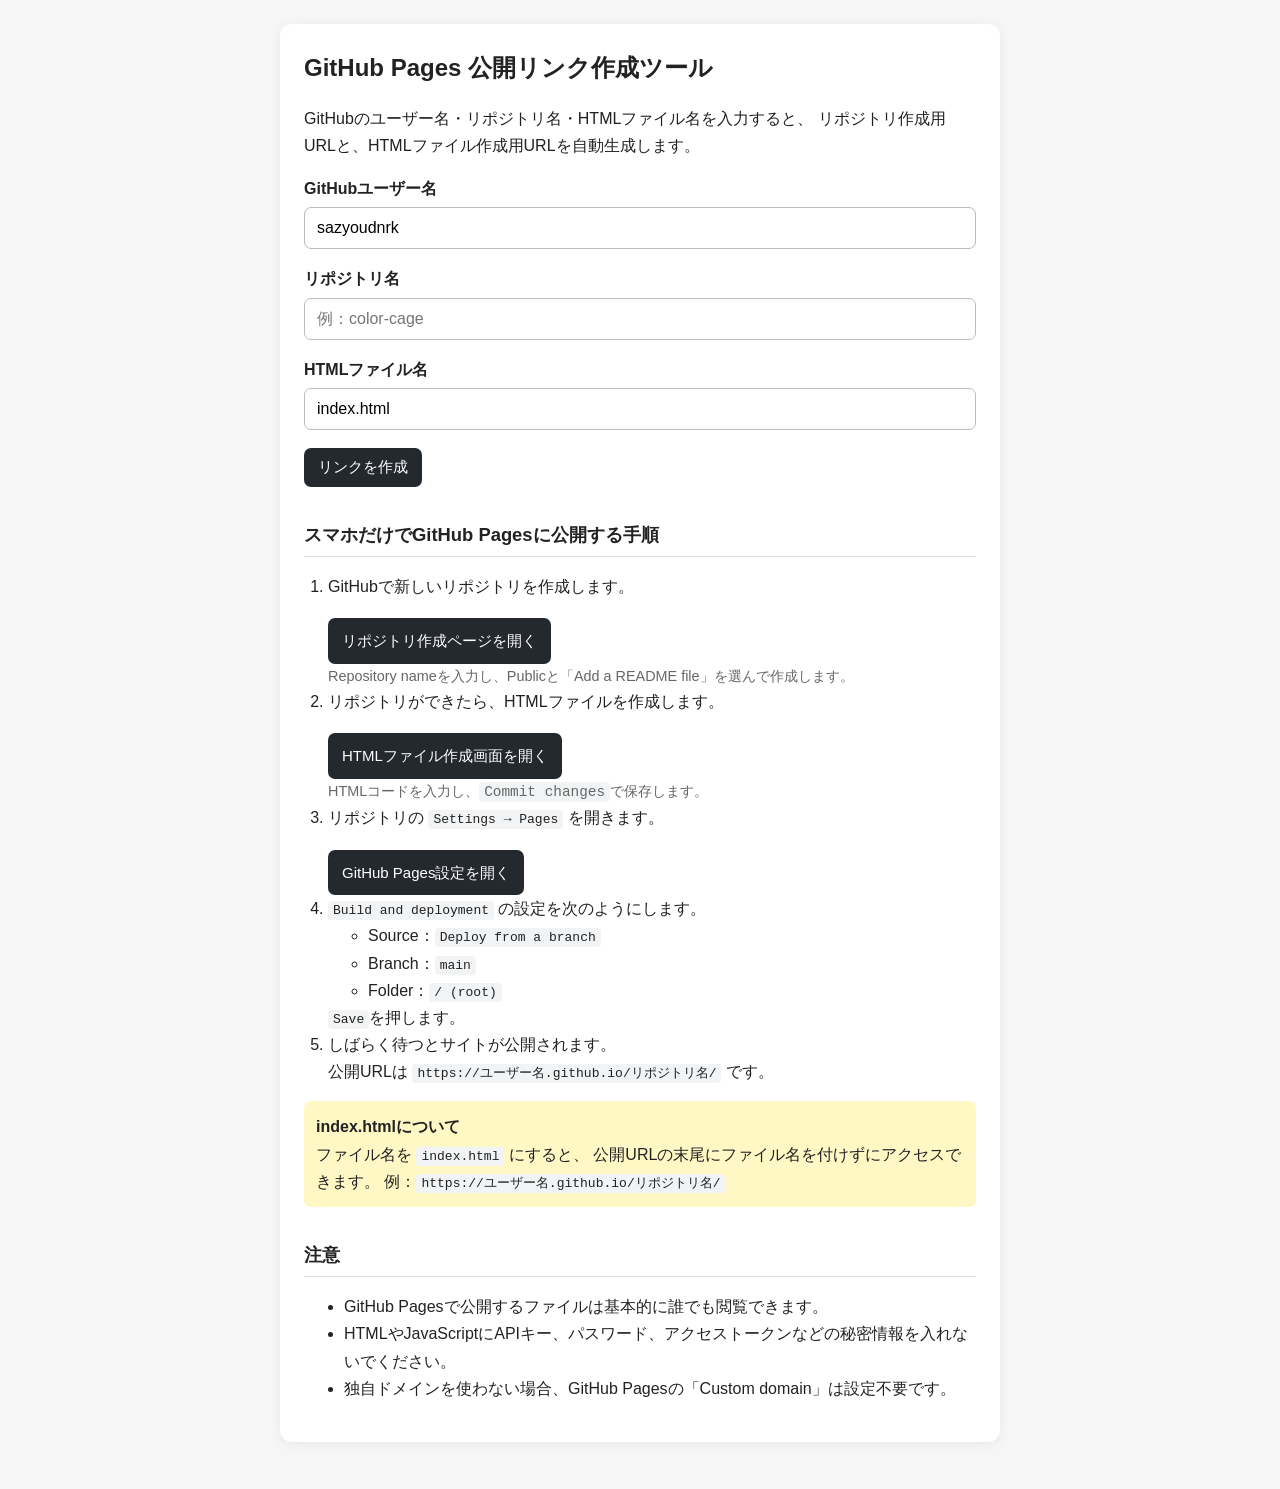
<file: github-pages-link-generator.html>
<!DOCTYPE html>
<html lang="ja">
<head>
<meta charset="UTF-8">
<meta name="viewport" content="width=device-width, initial-scale=1.0">
<title>GitHub Pages 公開リンク作成ツール</title>
<style>
  * { box-sizing: border-box; }
  body {
    margin: 0;
    padding: 24px 16px 48px;
    font-family: -apple-system, BlinkMacSystemFont, "Segoe UI", sans-serif;
    line-height: 1.7;
    color: #222;
    background: #f6f6f6;
  }
  main {
    max-width: 720px;
    margin: 0 auto;
    background: white;
    padding: 24px;
    border-radius: 12px;
    box-shadow: 0 2px 12px rgba(0,0,0,.06);
  }
  h1 { font-size: 1.5rem; margin-top: 0; }
  h2 { font-size: 1.15rem; margin-top: 32px; border-bottom: 1px solid #ddd; padding-bottom: 6px; }
  label { display: block; font-weight: 600; margin-top: 16px; }
  input {
    width: 100%;
    padding: 11px 12px;
    margin-top: 5px;
    border: 1px solid #bbb;
    border-radius: 7px;
    font-size: 16px;
  }
  button, a.button {
    display: inline-block;
    margin-top: 18px;
    padding: 10px 14px;
    border: 0;
    border-radius: 7px;
    background: #24292f;
    color: white;
    text-decoration: none;
    font-size: 15px;
    cursor: pointer;
  }
  .result {
    margin-top: 20px;
    padding: 14px;
    background: #f1f3f5;
    border-radius: 8px;
    overflow-wrap: anywhere;
  }
  .result a { color: #0969da; }
  code {
    background: #f1f3f5;
    padding: 2px 5px;
    border-radius: 4px;
  }
  ol { padding-left: 24px; }
  .note {
    padding: 12px;
    background: #fff8c5;
    border-radius: 7px;
  }
  .small { color: #666; font-size: .9rem; }
  .step-link { overflow-wrap: anywhere; }
</style>
</head>
<body>
<main>
  <h1>GitHub Pages 公開リンク作成ツール</h1>
  <p>
    GitHubのユーザー名・リポジトリ名・HTMLファイル名を入力すると、
    リポジトリ作成用URLと、HTMLファイル作成用URLを自動生成します。
  </p>

  <label for="user">GitHubユーザー名</label>
  <input id="user" value="sazyoudnrk" placeholder="例：sazyoudnrk">

  <label for="repo">リポジトリ名</label>
  <input id="repo" placeholder="例：color-cage">

  <label for="file">HTMLファイル名</label>
  <input id="file" value="index.html" placeholder="例：index.html">

  <button type="button" onclick="generate()">リンクを作成</button>

  <div id="result" class="result" hidden></div>

  <h2>スマホだけでGitHub Pagesに公開する手順</h2>

  <ol>
    <li>
      GitHubで新しいリポジトリを作成します。
      <br>
      <a id="repoLink" class="button" href="#" target="_blank" rel="noopener" hidden>
        リポジトリ作成ページを開く
      </a>
      <div class="small">Repository nameを入力し、Publicと「Add a README file」を選んで作成します。</div>
    </li>

    <li>
      リポジトリができたら、HTMLファイルを作成します。
      <br>
      <a id="fileLink" class="button" href="#" target="_blank" rel="noopener" hidden>
        HTMLファイル作成画面を開く
      </a>
      <div class="small">
        HTMLコードを入力し、<code>Commit changes</code>で保存します。
      </div>
    </li>

    <li>
      リポジトリの <code>Settings → Pages</code> を開きます。
      <br>
      <a id="pagesLink" class="button" href="#" target="_blank" rel="noopener" hidden>
        GitHub Pages設定を開く
      </a>
    </li>

    <li>
      <code>Build and deployment</code> の設定を次のようにします。
      <ul>
        <li>Source：<code>Deploy from a branch</code></li>
        <li>Branch：<code>main</code></li>
        <li>Folder：<code>/ (root)</code></li>
      </ul>
      <code>Save</code>を押します。
    </li>

    <li>
      しばらく待つとサイトが公開されます。
      <br>
      公開URLは
      <code>https://ユーザー名.github.io/リポジトリ名/</code>
      です。
    </li>
  </ol>

  <div class="note">
    <strong>index.htmlについて</strong><br>
    ファイル名を <code>index.html</code> にすると、
    公開URLの末尾にファイル名を付けずにアクセスできます。
    例：<code>https://ユーザー名.github.io/リポジトリ名/</code>
  </div>

  <h2>注意</h2>
  <ul>
    <li>GitHub Pagesで公開するファイルは基本的に誰でも閲覧できます。</li>
    <li>HTMLやJavaScriptにAPIキー、パスワード、アクセストークンなどの秘密情報を入れないでください。</li>
    <li>独自ドメインを使わない場合、GitHub Pagesの「Custom domain」は設定不要です。</li>
  </ul>
</main>

<script>
function generate() {
  const user = document.getElementById('user').value.trim();
  const repo = document.getElementById('repo').value.trim();
  const file = document.getElementById('file').value.trim();

  if (!user || !repo || !file) {
    alert('GitHubユーザー名、リポジトリ名、HTMLファイル名をすべて入力してください。');
    return;
  }

  const userE = encodeURIComponent(user);
  const repoE = encodeURIComponent(repo);
  const fileE = file.split('/').map(encodeURIComponent).join('/');

  const repoUrl = `https://github.com/new?name=${encodeURIComponent(repo)}`;
  const fileUrl = `https://github.com/${userE}/${repoE}/new/main/${fileE}`;
  const pagesUrl = `https://github.com/${userE}/${repoE}/settings/pages`;
  const siteUrl = `https://${user}.github.io/${repo}/`;

  const repoLink = document.getElementById('repoLink');
  const fileLink = document.getElementById('fileLink');
  const pagesLink = document.getElementById('pagesLink');
  const result = document.getElementById('result');

  repoLink.href = repoUrl;
  fileLink.href = fileUrl;
  pagesLink.href = pagesUrl;

  repoLink.hidden = false;
  fileLink.hidden = false;
  pagesLink.hidden = false;

  result.hidden = false;
  result.innerHTML = `
    <strong>生成されたリンク</strong><br><br>
    リポジトリ作成：
    <a href="${repoUrl}" target="_blank" rel="noopener">${repoUrl}</a><br><br>
    HTMLファイル作成：
    <a href="${fileUrl}" target="_blank" rel="noopener">${fileUrl}</a><br><br>
    Pages設定：
    <a href="${pagesUrl}" target="_blank" rel="noopener">${pagesUrl}</a><br><br>
    公開予定URL：<br>
    <a href="${siteUrl}" target="_blank" rel="noopener">${siteUrl}</a>
  `;
}
</script>
</body>
</html>
</file>
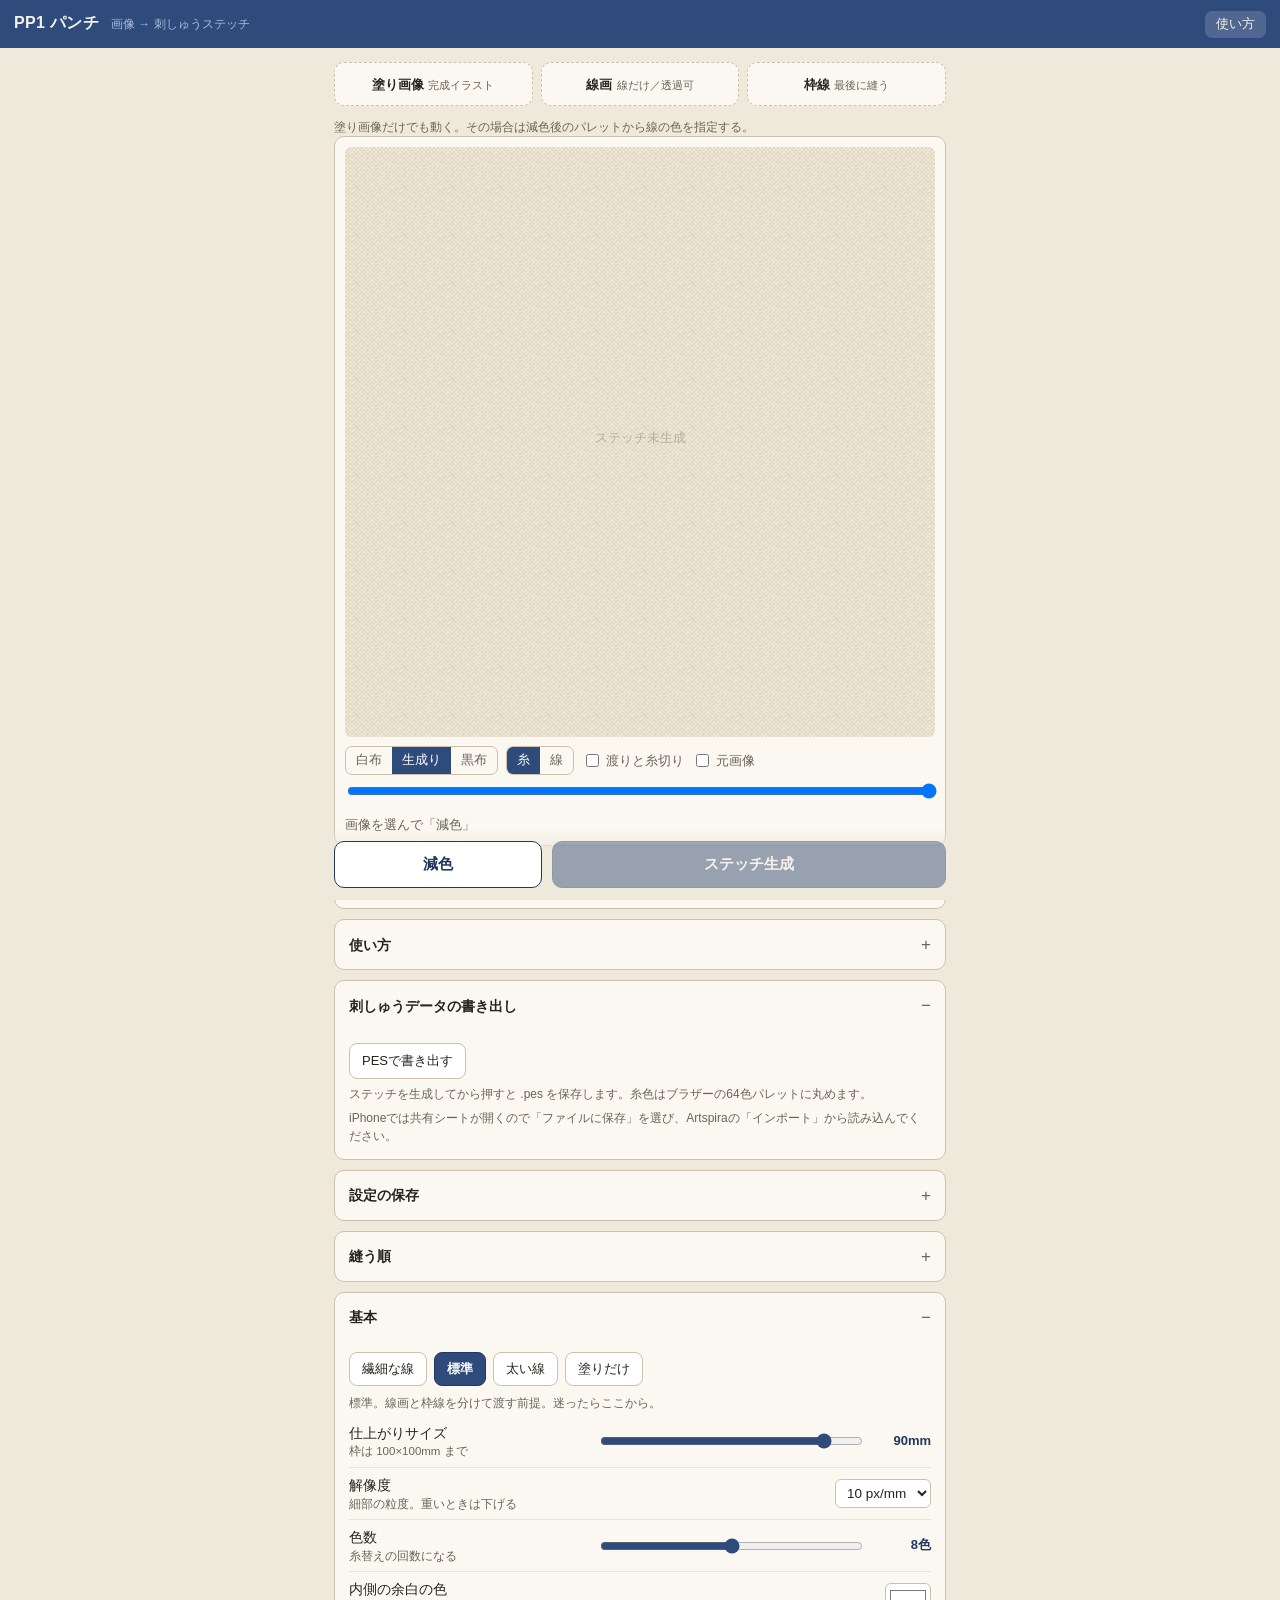
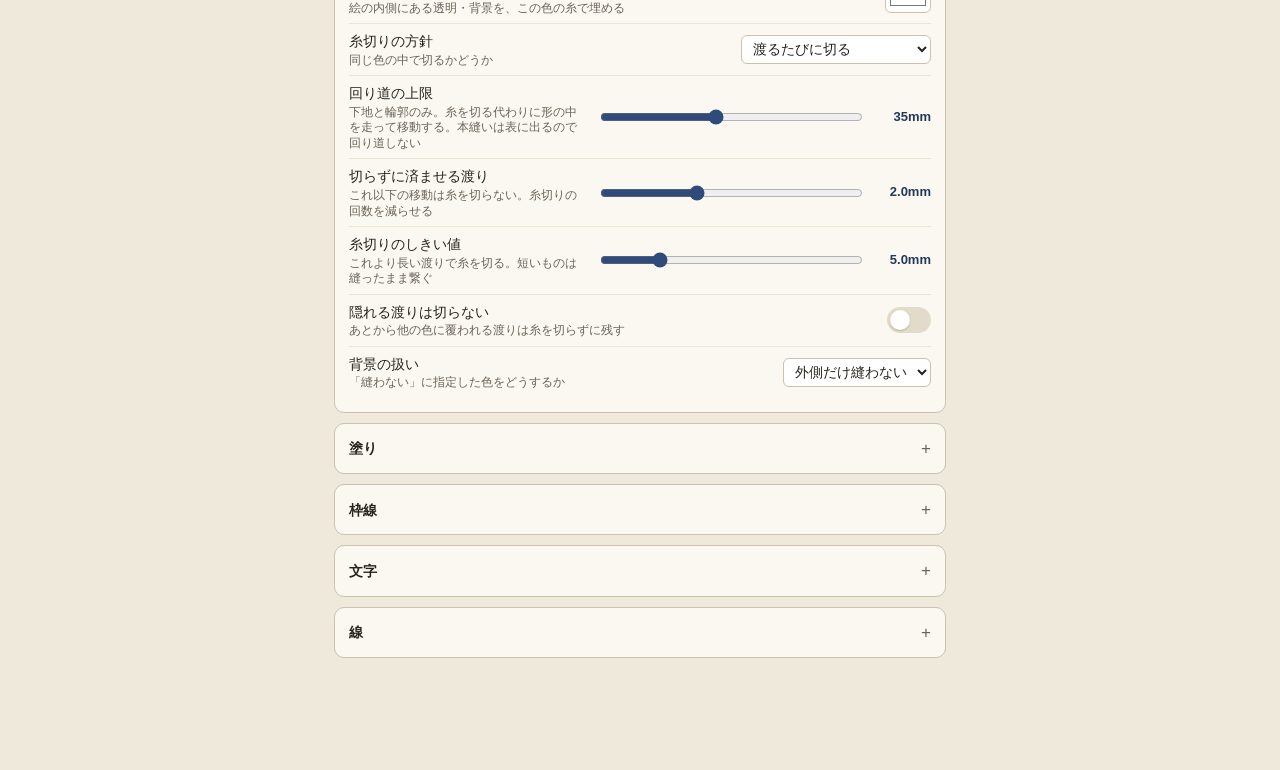
<file: image-to-eps.html>
<!DOCTYPE html>
<html lang="ja">
<head>
<meta charset="utf-8">
<meta name="viewport" content="width=device-width,initial-scale=1,viewport-fit=cover">
<title>PP1 パンチ</title>
<style>
:root{
  --paper:#efe9dc;
  --paper-2:#e3dbca;
  --ink:#26231e;
  --ink-2:#6b6357;
  --line:#cbc1ac;
  --indigo:#2f4b7c;
  --indigo-d:#22385d;
  --thread:#d8a11f;
  --panel:#fbf8f1;
  --r:10px;
}
*{box-sizing:border-box;-webkit-tap-highlight-color:transparent}
html,body{margin:0;padding:0}
body{
  background:var(--paper);
  color:var(--ink);
  font-family:-apple-system,BlinkMacSystemFont,"Hiragino Sans","Noto Sans JP",sans-serif;
  font-size:15px;line-height:1.6;
  padding-bottom:88px;
}
header{
  position:sticky;top:0;z-index:20;
  background:var(--indigo);color:#f4f1e8;
  padding:10px 14px calc(10px + env(safe-area-inset-top,0px));
  padding-top:calc(10px + env(safe-area-inset-top,0px));
  display:flex;align-items:baseline;gap:12px;
}
header h1{font-size:16px;font-weight:600;margin:0;letter-spacing:.02em}
header .sub{font-size:12px;color:#a9bcd8}
main{padding:14px;max-width:640px;margin:0 auto}

.stage{
  background:var(--panel);border:1px solid var(--line);border-radius:var(--r);
  padding:10px;margin-bottom:12px;
}
.canvaswrap{position:relative;width:100%;aspect-ratio:1/1;background:#fff;border-radius:6px;overflow:hidden}
canvas#pv{width:100%;height:100%;display:block;touch-action:none}
.stat{
  display:flex;flex-wrap:wrap;gap:4px 14px;margin-top:9px;
  font-size:12.5px;color:var(--ink-2);
  font-variant-numeric:tabular-nums;
}
.stat b{color:var(--ink);font-weight:600}
.stat .warn{color:#b0402c;font-weight:600}

.viewbar{display:flex;gap:8px;margin-top:9px;align-items:center;flex-wrap:wrap}
.viewbar label{font-size:12.5px;color:var(--ink-2);display:flex;align-items:center;gap:4px}
.seg{display:flex;border:1px solid var(--line);border-radius:7px;overflow:hidden}
.seg button{
  border:0;background:transparent;padding:5px 10px;font-size:12.5px;color:var(--ink-2);
  font-family:inherit;cursor:pointer
}
.seg button[aria-pressed="true"]{background:var(--indigo);color:#fff}
input[type=range].play{width:100%;margin-top:8px}

.drops{display:grid;grid-template-columns:1fr 1fr 1fr;gap:8px;margin-bottom:12px}
.drop{
  background:var(--panel);border:1.5px dashed var(--line);border-radius:var(--r);
  padding:9px 7px;text-align:center;cursor:pointer;position:relative;overflow:hidden;
}
.drop.on{border-style:solid;border-color:var(--indigo)}
.drop .t{font-size:12.5px;font-weight:600;line-height:1.25}
.drop .d{font-size:10.5px;color:var(--ink-2);line-height:1.4;margin-top:2px}
.drop img{width:100%;aspect-ratio:1/1;object-fit:contain;margin-top:8px;background:#fff;border-radius:5px}
.drop input{display:none}
.drop .clear{position:absolute;top:6px;right:8px;font-size:11px;color:var(--ink-2);
  background:rgba(255,255,255,.85);border:1px solid var(--line);border-radius:5px;padding:1px 6px}

details{
  background:var(--panel);border:1px solid var(--line);border-radius:var(--r);
  margin-bottom:10px;overflow:hidden;
}
details>summary{
  padding:11px 14px;font-size:14px;font-weight:600;cursor:pointer;list-style:none;
  display:flex;justify-content:space-between;align-items:center;
}
details>summary::-webkit-details-marker{display:none}
details>summary::after{content:"+";color:var(--ink-2);font-weight:400;font-size:17px}
details[open]>summary::after{content:"−"}
.body{padding:2px 14px 14px}

.row{display:flex;align-items:center;gap:10px;padding:7px 0;border-top:1px solid #ece5d5}
.row:first-child{border-top:0}
.row .lb{flex:1;font-size:13.5px}
.row .lb small{display:block;color:var(--ink-2);font-size:11.5px;line-height:1.35}
.row input[type=range]{flex:1.1;min-width:90px;accent-color:var(--indigo)}
.row .val{width:56px;text-align:right;font-size:13px;font-variant-numeric:tabular-nums;color:var(--indigo-d);font-weight:600}
.row input[type=color]{width:46px;height:30px;padding:2px;border:1px solid var(--line);border-radius:6px;background:#fff}
.row select,.row input[type=number]{
  font-family:inherit;font-size:13.5px;padding:5px 7px;border:1px solid var(--line);
  border-radius:6px;background:#fff;color:var(--ink)
}
.sw{position:relative;width:44px;height:26px;flex:0 0 auto}
.sw input{position:absolute;inset:0;opacity:0;margin:0;width:100%;height:100%}
.sw i{position:absolute;inset:0;background:var(--paper-2);border-radius:13px;transition:background .15s}
.sw i::after{content:"";position:absolute;top:3px;left:3px;width:20px;height:20px;background:#fff;
  border-radius:50%;transition:transform .15s;box-shadow:0 1px 2px rgba(0,0,0,.2)}
.sw input:checked+i{background:var(--indigo)}
.sw input:checked+i::after{transform:translateX(18px)}

.ord{display:flex;flex-direction:column;gap:6px}
.ordrow{
  display:flex;align-items:center;gap:9px;padding:7px 9px;border:1px solid var(--line);
  border-radius:8px;background:#fff;cursor:pointer
}
.ordrow.on{border-color:var(--indigo);box-shadow:inset 0 0 0 1px var(--indigo);background:#eef2f8}
.ordrow .no{font-size:12px;color:var(--ink-2);width:18px;font-variant-numeric:tabular-nums}
.body .sq{display:inline-block;width:13px;height:13px;border-radius:3px;border:1px solid rgba(0,0,0,.2);vertical-align:-2px;margin-right:5px}
.ordrow .sq{width:26px;height:26px;border-radius:5px;border:1px solid rgba(0,0,0,.15);flex:0 0 auto}
.ordrow .meta{flex:1;font-size:13px;line-height:1.3}
.ordrow .meta small{display:block;color:var(--ink-2);font-size:11.5px;font-variant-numeric:tabular-nums}
.ordrow .mv{border:1px solid var(--line);background:var(--panel);border-radius:6px;
  width:28px;height:28px;font-size:13px;color:var(--ink);cursor:pointer;font-family:inherit}
.ordrow .pol{width:auto;padding:0 8px;font-size:11.5px;white-space:nowrap}
.ordrow .pol.all,.ordrow .pol.length{border-color:#c0392b;color:#a5341f;background:#fdf0ee}
.threadbox{border:1px solid var(--line);border-radius:8px;padding:9px 11px;background:var(--panel);margin:-2px 0 4px}
.threadgrid{display:grid;grid-template-columns:repeat(8,1fr);gap:5px;margin-top:6px}
.threadgrid button{aspect-ratio:1;border-radius:5px;border:1px solid rgba(0,0,0,.15);padding:0;cursor:pointer;position:relative}
.threadgrid button.on{outline:2.5px solid var(--indigo);outline-offset:1px}
.threadgrid button .num{position:absolute;bottom:1px;right:2px;font-size:8px;color:rgba(0,0,0,.35);
  text-shadow:0 0 2px #fff,0 0 2px #fff}
.threadname{font-size:12px;color:var(--ink-2);margin-top:6px}
.ordrow input[type=checkbox]{width:20px;height:20px;accent-color:var(--indigo)}
.cfgbox{border:1px solid var(--line);border-radius:8px;padding:2px 11px 8px;background:var(--panel);margin:-2px 0 4px}
.cfgbox .row{padding:6px 0}
.ordact{display:flex;gap:8px;flex-wrap:wrap;margin-top:10px}
.ordact button{font-family:inherit;font-size:13px;padding:8px 12px;border-radius:8px;
  border:1px solid var(--line);background:#fff;color:var(--ink);cursor:pointer}
.ordact button:disabled{opacity:.4}
.man h4{font-size:13.5px;margin:14px 0 4px;color:var(--indigo-d)}
.man h4:first-child{margin-top:2px}
.man p{font-size:13px;margin:0 0 6px;line-height:1.65}
.man ul{margin:0 0 8px;padding-left:18px;font-size:13px;line-height:1.65}
.man li{margin-bottom:3px}
.presets{display:flex;gap:7px;flex-wrap:wrap;padding:10px 14px 2px}
.presets button{
  font-family:inherit;font-size:13px;padding:7px 12px;border-radius:8px;
  border:1px solid var(--line);background:#fff;color:var(--ink);cursor:pointer
}
.presets button.on{background:var(--indigo);border-color:var(--indigo-d);color:#fff;font-weight:600}
.presets .note{font-size:11.5px;color:var(--ink-2);width:100%;margin:2px 0 0;line-height:1.45}
.chips{display:flex;flex-wrap:wrap;gap:7px;margin-top:4px}
.chip{
  display:flex;align-items:center;gap:6px;border:1px solid var(--line);
  border-radius:7px;padding:5px 8px 5px 5px;background:#fff;font-size:12px;cursor:pointer
}
.chip.line{border-color:var(--indigo);background:#e8eef7;box-shadow:inset 0 0 0 1px var(--indigo)}
.chip .sq{width:22px;height:22px;border-radius:4px;border:1px solid rgba(0,0,0,.15)}
.chip .tag{color:var(--ink-2);font-variant-numeric:tabular-nums}
.chip.line .tag{color:var(--indigo-d);font-weight:600}
.chip.skip{opacity:.5;border-style:dashed}
.chip.skip .tag{text-decoration:line-through}
.hint{font-size:12px;color:var(--ink-2);margin:6px 0 0;line-height:1.5}

footer{
  position:fixed;left:0;right:0;bottom:0;z-index:20;
  background:linear-gradient(to top,var(--paper) 62%,rgba(239,233,220,0));
  padding:12px 14px calc(12px + env(safe-area-inset-bottom,0px));
  display:flex;gap:10px;max-width:640px;margin:0 auto;
}
button.act{
  flex:1;font-family:inherit;font-size:15px;font-weight:600;padding:13px;border-radius:10px;
  border:1px solid var(--indigo-d);background:var(--indigo);color:#fff;cursor:pointer
}
button.act.ghost{background:#fff;color:var(--indigo-d);flex:0 0 34%}
button.act:disabled{opacity:.45}
#status{
  position:fixed;left:50%;transform:translateX(-50%);bottom:calc(78px + env(safe-area-inset-bottom,0px));
  background:var(--ink);color:#fff;font-size:12.5px;padding:7px 14px;border-radius:20px;
  z-index:30;opacity:0;transition:opacity .18s;pointer-events:none;white-space:nowrap
}
#status.on{opacity:.94}
</style>
</head>
<body>

<header>
  <h1>PP1 パンチ</h1>
  <span class="sub">画像 → 刺しゅうステッチ</span>
  <button id="helpBtn" style="margin-left:auto;background:rgba(255,255,255,.16);border:0;color:#f4f1e8;font-family:inherit;font-size:12.5px;padding:5px 11px;border-radius:7px">使い方</button>
</header>

<main>

  <div class="drops">
    <label class="drop" id="dropFill">
      <span class="t">塗り画像</span>
      <span class="d">完成イラスト</span>
      <img id="thFill" hidden>
      <input type="file" id="fFill" accept="image/*">
    </label>
    <label class="drop" id="dropLine">
      <span class="t">線画</span>
      <span class="d">線だけ／透過可</span>
      <img id="thLine" hidden>
      <input type="file" id="fLine" accept="image/*">
    </label>
    <label class="drop" id="dropEdge">
      <span class="t">枠線</span>
      <span class="d">最後に縫う</span>
      <img id="thEdge" hidden>
      <input type="file" id="fEdge" accept="image/*">
    </label>
  </div>
  <p class="hint" id="modeHint">塗り画像だけでも動く。その場合は減色後のパレットから線の色を指定する。</p>

  <div class="stage">
    <div class="canvaswrap"><canvas id="pv"></canvas></div>
    <div class="viewbar">
      <div class="seg" id="bg">
        <button data-v="#ffffff">白布</button>
        <button data-v="#e8e0cd" aria-pressed="true">生成り</button>
        <button data-v="#2a2a2c">黒布</button>
      </div>
      <div class="seg" id="mode">
        <button data-m="thread" aria-pressed="true">糸</button>
        <button data-m="line">線</button>
      </div>
      <label><input type="checkbox" id="showJump"> 渡りと糸切り</label>
      <label><input type="checkbox" id="showSrc"> 元画像</label>
    </div>
    <input type="range" class="play" id="play" min="0" max="1000" value="1000">
    <div class="stat" id="stat"><span>画像を選んで「減色」</span></div>
  </div>

  <details id="palPanel">
    <summary>パレット</summary>
    <div class="body">
      <div class="chips" id="chips"></div>
      <p class="hint" id="palHint">タップで「線」に切り替え。線に指定した色は塗らずに、中心線をたどってサテン／ランニングで縫う。</p>
    </div>
  </details>

  <details id="manual">
    <summary>使い方</summary>
    <div class="body man">
      <h4>1. 画像を用意する</h4>
      <p>最大3枚。<b>塗り画像</b>だけでも動きます。</p>
      <ul>
        <li><b>塗り画像</b> — 完成イラスト。これが色の元になる</li>
        <li><b>線画</b> — 線だけのレイヤー。中心線をたどってサテンかランニングで縫う</li>
        <li><b>枠線</b> — 外枠。他が全部終わったあと、いちばん最後に縫う</li>
      </ul>
      <p>3枚は同じサイズ・同じ位置で書き出してください。透明部分は「外側なら縫わない／内側なら背景色で埋める」と判定します。</p>

      <h4>2. 減色 → ステッチ生成</h4>
      <p>「減色」でパレットを作り、必要なら色をタップして <b>塗り／線／縫わない</b> を切り替え。布と同じ色は「縫わない」に。そのあと「ステッチ生成」。</p>
      <p>設定を変えたら「ステッチ生成」だけ押せば反映されます。色数や解像度を変えたときだけ「減色」からやり直してください。</p>

      <h4>3. プリセット</h4>
      <p><b>繊細な線</b>は細いペン画や小さい顔向け。<b>太い線</b>は太い主線やベタが多い絵向け。<b>塗りだけ</b>は線を縫きません。迷ったら<b>標準</b>から。</p>

      <h4>4. 縫う順パネル</h4>
      <ul>
        <li>行をタップ → その色だけプレビューで濃く表示</li>
        <li>↑↓ → 縫う順を入れ替え（糸切りの判定もやり直す）</li>
        <li><b>毎回／長い時／切らない</b> → その色の糸切りの方針</li>
        <li>チェック2つ以上 →「選んだ色を1色にする」。塗り・線・枠線をまたいでまとめられます</li>
      </ul>

      <h4>5. 書き出し</h4>
      <p>「PESで書き出す」で .pes を保存 → Artspiraの<b>インポート</b>から読み込み → PP1へ転送。糸色はブラザーの64色に丸められ、書き出し後に対応表が出ます。</p>

      <h4>文字を入れる</h4>
      <p>「文字」パネルにテキストを入れると、書体の輪郭をそのまま刺しゅうにします。画像なしで文字だけでも作れます（文字を入れて「減色」→「ステッチ生成」）。</p>
      <ul>
        <li><b>縫い方</b> — 〈自動〉は細い所をサテン、太い所を塗りにします。10mm以下の小さい文字は〈サテン〉、大きい文字や極太は〈塗り〉が安定します</li>
        <li><b>書体</b> — ゴシック系がいちばん綺麗に出ます。明朝はハネや払いが細く、5mm以下だと潰れます</li>
        <li>絵は今まで通り最後まで縫って、その上に文字を重ねます。土台があるぶん文字が沈まず綺麗に出ます</li>
        <li>二重に縫うのを避けたい場合は「文字の下の塗りを抜く」をオンに</li>
        <li>縫う順は 塗り → 線 → <b>文字</b> → 枠線 です</li>
      </ul>
      <p>市販の刺しゅうソフトは書体ごとに手作業でサテンの振り方を作り込んでいます。このアプリは輪郭から中心線を割り出す方式なので、交差や serif の付け根では市販品ほどの精度は出ません。ゴシック体で8mm以上あればまず問題なく縫えます。</p>

      <h4>プレビューの見方</h4>
      <p>「渡りと糸切り」をオンにすると、針の動きが3種類で表示されます。</p>
      <ul>
        <li><b>糸色の実線</b> — 実際に縫われるステッチ</li>
        <li><b>オレンジの点線</b> — 糸を切らずに移動する。<b>この糸は布の上に残ります</b></li>
        <li><b>赤い丸 → 赤い点</b> — 丸の位置で糸を切り、点の位置から縫い直す。間の点線は針の移動で、糸は残りません</li>
      </ul>
      <p>下打ちは薄く描かれます。細い薄線が輪郭のなぞり、粗い斜めの網が土台のフィルです。</p>
      <p>統計の<b>「切らない渡り」</b>が、実際に布の上に残る糸の本数と最長距離です。ここが0なら露出する糸はありません。</p>

      <h4>糸切りの回数を減らすには</h4>
      <p>糸切りが増えると刺しゅうの失敗率が上がります。ただし減らしすぎると糸が布の上に残ります。以下の順で試してください。</p>
      <ul>
        <li><b>「切らずに済ませる渡り」を上げる</b>（既定1.5mm）。この長さ以下の移動は切りません。2〜3mmまでなら残る糸は短く、次の縫いで押さえられることが多い</li>
        <li><b>「最小領域」を上げる</b>。統計の「領域」が糸切り回数の下限です。細かい島が多いほど切る回数が増えるので、吸収させると減ります</li>
        <li><b>縫い角度を変える</b>。丸い形や穴のある形は0°か90°にすると激減します。斜めに走査すると穴の接線で細かく分断されるためです</li>
        <li><b>色をまとめる</b>。縫う順パネルで似た色を1色にすると、糸替えの回数ごと減ります</li>
        <li><b>色ごとに指定する</b>。⚙ボタンで色ごとに角度・行間・下打ちを変えられます。「毎回／長い時／切らない」も色単位です</li>
      </ul>

      <h4>つまずいたら</h4>
      <ul>
        <li><b>細い線が消える</b> — 線パネルの「細すぎる線」を〈太らせて必ず縫う〉に、「最小の線長」を下げる</li>
        <li><b>余計な線が出る</b> — 「最小の線幅」を上げる。枠線は〈塗り〉で縫うと確実</li>
        <li><b>糸切りが多すぎる</b> — 基本パネルの「糸切りの方針」を〈色を変えるときだけ〉に</li>
        <li><b>枠の下から色がはみ出す</b> — 枠線パネルの「枠線の外は縫わない」をオン</li>
        <li><b>絵にない細い帯が出る</b> — 画像の端にできる半透明のフチが領域として拾われています。塗りパネルの「最小の塗り幅」を上げてください</li>
        <li><b>縁がガタつく</b> — 塗りパネルの「下打ちに輪郭を入れる」をオン。縁を先に走り縫いでなぞって形を固定します</li>
        <li><b>生成が重い</b> — 解像度を8px/mmに下げる。行間はそのままでよい</li>
        <li><b>ステッチが多すぎる</b> — 行間を0.25mm前後に、下打ちをオフ</li>
      </ul>

      <h4>覚えておくこと</h4>
      <p>枠は10×10cmまで。糸は0.4mm前後の太さがあるので、1mm以下の描き込みは原理的に潰れます。顔が小さい絵は、顔だけ線を太くした線画を別に用意すると効きます。</p>
    </div>
  </details>

  <details open id="expPanel">
    <summary>刺しゅうデータの書き出し</summary>
    <div class="body">
      <div class="ordact"><button id="expPes">PESで書き出す</button></div>
      <p class="hint" id="pesInfo">ステッチを生成してから押すと .pes を保存します。糸色はブラザーの64色パレットに丸めます。</p>
      <p class="hint">iPhoneでは共有シートが開くので「ファイルに保存」を選び、Artspiraの「インポート」から読み込んでください。</p>
    </div>
  </details>

  <details>
    <summary>設定の保存</summary>
    <div class="body">
      <div class="ordact">
        <button id="cfgOut">設定を書き出す</button>
        <button id="cfgInBtn">設定を読み込む</button>
        <input type="file" id="cfgIn" accept="application/json,.json" hidden>
      </div>
      <p class="hint">パラメータ・プリセット・色ごとの糸切り指定を1つのJSONにまとめます。画像は含みません。同じ絵柄シリーズを同じ設定で作るときに。</p>
    </div>
  </details>

  <details id="ordPanel">
    <summary>縫う順</summary>
    <div class="body">
      <div class="ord" id="ordList"></div>
      <div class="ordact">
        <button id="ordSame">同じ色をまとめる</button>
        <button id="ordMerge" disabled>選んだ色を1色にする</button>
      </div>
      <p class="hint">行をタップするとプレビューでその色だけが濃く出る。「切る／切らない」は色ごとに指定できる。矢印で縫う順を入れ替えると、糸切りの判定もやり直す。</p>
    </div>
  </details>

  <details open>
    <summary>基本</summary>
    <div class="presets" id="presets">
      <button data-p="fine">繊細な線</button>
      <button data-p="std">標準</button>
      <button data-p="bold">太い線</button>
      <button data-p="flat">塗りだけ</button>
      <p class="note" id="presetNote"></p>
    </div>
    <div class="body">
      <div class="row"><span class="lb">仕上がりサイズ<small>枠は 100×100mm まで</small></span>
        <input type="range" id="pSize" min="20" max="100" step="5" value="90"><span class="val" id="vSize"></span></div>
      <div class="row"><span class="lb">解像度<small>細部の粒度。重いときは下げる</small></span>
        <select id="pPpm"><option value="6">6 px/mm</option><option value="8">8 px/mm</option><option value="10" selected>10 px/mm</option><option value="12">12 px/mm</option><option value="14">14 px/mm</option></select></div>
      <div class="row"><span class="lb">色数<small>糸替えの回数になる</small></span>
        <input type="range" id="pK" min="2" max="14" step="1" value="8"><span class="val" id="vK"></span></div>
      <div class="row"><span class="lb">内側の余白の色<small>絵の内側にある透明・背景を、この色の糸で埋める</small></span>
        <input type="color" id="pBgFill" value="#ffffff"></div>
      <div class="row"><span class="lb">糸切りの方針<small>同じ色の中で切るかどうか</small></span>
        <select id="pTrimPol">
          <option value="all" selected>渡るたびに切る</option>
          <option value="length">長い渡りだけ切る</option>
          <option value="color">色を変えるときだけ切る</option>
        </select></div>
      <div class="row"><span class="lb">回り道の上限<small>下地と輪郭のみ。糸を切る代わりに形の中を走って移動する。本縫いは表に出るので回り道しない</small></span>
        <input type="range" id="pDetour" min="0" max="80" step="5" value="35"><span class="val" id="vDetour"></span></div>
      <div class="row"><span class="lb">切らずに済ませる渡り<small>これ以下の移動は糸を切らない。糸切りの回数を減らせる</small></span>
        <input type="range" id="pKeep" min="0.3" max="5" step="0.1" value="1.5"><span class="val" id="vKeep"></span></div>
      <div class="row"><span class="lb">糸切りのしきい値<small>これより長い渡りで糸を切る。短いものは縫ったまま繋ぐ</small></span>
        <input type="range" id="pTrim" min="1" max="20" step="0.5" value="5"><span class="val" id="vTrim"></span></div>
      <div class="row"><span class="lb">隠れる渡りは切らない<small>あとから他の色に覆われる渡りは糸を切らずに残す</small></span>
        <label class="sw"><input type="checkbox" id="pCover"><i></i></label></div>
      <div class="row"><span class="lb">背景の扱い<small>「縫わない」に指定した色をどうするか</small></span>
        <select id="pBg">
          <option value="outside" selected>外側だけ縫わない</option>
          <option value="all">全部縫わない</option>
          <option value="none">全部縫う</option>
        </select></div>
    </div>
  </details>

  <details>
    <summary>塗り</summary>
    <div class="body">
      <div class="row"><span class="lb">行間<small>密度。細かいほど濃く、重くなる</small></span>
        <input type="range" id="pDens" min="0.10" max="0.80" step="0.02" value="0.18"><span class="val" id="vDens"></span></div>
      <div class="row"><span class="lb">最大ステッチ長</span>
        <input type="range" id="pLen" min="1.2" max="5" step="0.1" value="2.5"><span class="val" id="vLen"></span></div>
      <div class="row"><span class="lb">縫い角度</span>
        <input type="range" id="pAng" min="0" max="175" step="5" value="45"><span class="val" id="vAng"></span></div>
      <div class="row"><span class="lb">領域ごとに角度を決める<small>形の長辺に沿わせる。切ると全体が同じ角度で揃う</small></span>
        <label class="sw"><input type="checkbox" id="pPca"><i></i></label></div>
      <div class="row"><span class="lb">最小領域<small>これ未満の島は隣の色に吸収</small></span>
        <input type="range" id="pMinA" min="0.1" max="8" step="0.1" value="0.8"><span class="val" id="vMinA"></span></div>
      <div class="row"><span class="lb">最小の塗り幅<small>これより細い領域は縫わない。画像のフチに出る細い帯を消す</small></span>
        <input type="range" id="pMinFW" min="0.1" max="2" step="0.05" value="0.4"><span class="val" id="vMinFW"></span></div>
      <div class="row"><span class="lb">ノイズ除去<small>輪郭のギザつきを均す回数</small></span>
        <input type="range" id="pSm" min="0" max="4" step="1" value="1"><span class="val" id="vSm"></span></div>
      <div class="row"><span class="lb">線の下の塗り<small>塗り画像に線が入っているかで選ぶ</small></span>
        <select id="pUnder">
          <option value="dissolve" selected>周りの色で埋める</option>
          <option value="asis">塗り画像のまま使う</option>
          <option value="none">塗らない</option>
        </select></div>
      <div class="row"><span class="lb">下打ち<small>直交する粗いフィルを先に入れて土台を作る</small></span>
        <label class="sw"><input type="checkbox" id="pUL" checked><i></i></label></div>
      <div class="row"><span class="lb">下打ちを入れる最小面積<small>これ未満の小さい島は下打ちを省く。輪郭はこの5倍から</small></span>
        <input type="range" id="pULMin" min="1" max="30" step="1" value="4"><span class="val" id="vULMin"></span></div>
      <div class="row"><span class="lb">下打ちに輪郭を入れる<small>先に縁を走り縫いでなぞって形を固定する</small></span>
        <label class="sw"><input type="checkbox" id="pULC" checked><i></i></label></div>
      <div class="row"><span class="lb">輪郭の内側寄せ<small>縁からどれだけ内側をなぞるか</small></span>
        <input type="range" id="pULIn" min="0.2" max="2" step="0.1" value="0.6"><span class="val" id="vULIn"></span></div>
    </div>
  </details>

  <details>
    <summary>枠線</summary>
    <div class="body">
      <div class="row"><span class="lb">縫い方<small>塗り＝形をそのまま埋める（確実）。サテン＝中心線をたどる</small></span>
        <select id="pEdgeMode">
          <option value="fill" selected>塗り</option>
          <option value="satin">サテン</option>
          <option value="auto">自動（太い所だけ塗り）</option>
        </select></div>
      <div class="row"><span class="lb">色<small>塗りは枠線の下まで自動で伸びる</small></span>
        <select id="pEdgeCol">
          <option value="edge" selected>枠線画像の色</option>
          <option value="auto">塗り画像から拾う</option>
          <option value="manual">指定した色</option>
        </select></div>
      <div class="row"><span class="lb">指定色</span>
        <input type="color" id="pEdgeHex" value="#1b1a3a"></div>
      <div class="row"><span class="lb">長方形なら整える<small>ぱっと見が長方形の枠を、きれいな直線とアールに丸めて縫う</small></span>
        <label class="sw"><input type="checkbox" id="pERect" checked><i></i></label></div>
      <div class="row"><span class="lb">枠線の外は縫わない<small>塗りを枠の外縁でぴたりと止める</small></span>
        <label class="sw"><input type="checkbox" id="pClipEdge" checked><i></i></label></div>
      <div class="row"><span class="lb">判定しきい値<small>枠線画像の濃さ。変えたら「ステッチ生成」で反映</small></span>
        <input type="range" id="pETh" min="10" max="240" step="5" value="140"><span class="val" id="vETh"></span></div>
      <div class="row"><span class="lb">サテンに切り替える幅<small>これ未満は三重ランニング</small></span>
        <input type="range" id="pESatW" min="0.6" max="3.5" step="0.1" value="1.5"><span class="val" id="vESatW"></span></div>
      <div class="row"><span class="lb">線とみなす最大幅<small>「自動」のとき、これより太い所は塗りに回す</small></span>
        <input type="range" id="pESatMax" min="1" max="12" step="0.5" value="8"><span class="val" id="vESatMax"></span></div>
      <div class="row"><span class="lb">サテンのピッチ</span>
        <input type="range" id="pEPitch" min="0.2" max="0.8" step="0.05" value="0.4"><span class="val" id="vEPitch"></span></div>
      <div class="row"><span class="lb">ランニングの針目</span>
        <input type="range" id="pERun" min="0.8" max="3.5" step="0.1" value="2"><span class="val" id="vERun"></span></div>
      <div class="row"><span class="lb">細すぎる線</span>
        <select id="pEThinMode">
          <option value="grow" selected>太らせて必ず縫う</option>
          <option value="drop">細すぎるものは捨てる</option>
        </select></div>
      <div class="row"><span class="lb">最小仕上がり幅</span>
        <input type="range" id="pEMinSW" min="0.35" max="2.5" step="0.05" value="1"><span class="val" id="vEMinSW"></span></div>
      <div class="row"><span class="lb">最小の線幅</span>
        <input type="range" id="pEMinW" min="0.05" max="2" step="0.05" value="0.3"><span class="val" id="vEMinW"></span></div>
      <div class="row"><span class="lb">最小の線長</span>
        <input type="range" id="pEMinL" min="0.2" max="8" step="0.1" value="2"><span class="val" id="vEMinL"></span></div>
      <div class="row"><span class="lb">なめらかさ</span>
        <input type="range" id="pESmooth" min="0" max="6" step="1" value="2"><span class="val" id="vESmooth"></span></div>
    </div>
  </details>

  <details>
    <summary>文字</summary>
    <div class="body">
      <div class="row" style="display:block">
        <textarea id="pTxt" rows="2" placeholder="ここに文字を入れると刺しゅうします（改行可）"
          style="width:100%;font-family:inherit;font-size:14px;padding:8px;border:1px solid var(--line);border-radius:8px;background:#fff;resize:vertical"></textarea>
      </div>
      <div class="row"><span class="lb">書体</span>
        <select id="pTxtFont">
          <option value="system-ui, -apple-system, sans-serif">ゴシック</option>
          <option value="'Hiragino Maru Gothic ProN', sans-serif">丸ゴシック</option>
          <option value="'Hiragino Mincho ProN', serif">明朝</option>
          <option value="Georgia, 'Times New Roman', serif">英字セリフ</option>
          <option value="Helvetica, Arial, sans-serif">英字サンセリフ</option>
          <option value="'Courier New', monospace">等幅</option>
        </select></div>
      <div class="row"><span class="lb">太さ</span>
        <select id="pTxtW"><option value="400">標準</option><option value="700" selected>太字</option><option value="900">極太</option></select></div>
      <div class="row"><span class="lb">文字の高さ</span>
        <input type="range" id="pTxtSize" min="4" max="40" step="1" value="12"><span class="val" id="vTxtSize"></span></div>
      <div class="row"><span class="lb">字間</span>
        <input type="range" id="pTxtLS" min="-1" max="4" step="0.1" value="0"><span class="val" id="vTxtLS"></span></div>
      <div class="row"><span class="lb">横位置</span>
        <input type="range" id="pTxtX" min="-45" max="45" step="1" value="0"><span class="val" id="vTxtX"></span></div>
      <div class="row"><span class="lb">縦位置</span>
        <input type="range" id="pTxtY" min="-45" max="45" step="1" value="30"><span class="val" id="vTxtY"></span></div>
      <div class="row"><span class="lb">回転</span>
        <input type="range" id="pTxtRot" min="-45" max="45" step="1" value="0"><span class="val" id="vTxtRot"></span></div>
      <div class="row"><span class="lb">糸の色</span>
        <input type="color" id="pTxtCol" value="#1b1a3a"></div>
      <div class="row"><span class="lb">縫い方<small>サテンは筆跡に沿って直角に振る。太い字は塗りのほうが安定する</small></span>
        <select id="pTxtMode">
          <option value="auto" selected>自動（太い所は塗り）</option>
          <option value="satin">サテン</option>
          <option value="fill">塗り</option>
        </select></div>
      <div class="row"><span class="lb">文字の下の塗りを抜く<small>切ると絵はそのまま縫い、その上に文字を重ねる</small></span>
        <label class="sw"><input type="checkbox" id="pTxtCut"><i></i></label></div>
      <div class="row"><span class="lb">サテンにする最大幅<small>これより太い所は塗りに回す</small></span>
        <input type="range" id="pTxtMax" min="1" max="12" step="0.5" value="5"><span class="val" id="vTxtMax"></span></div>
      <p class="hint">縫う順は 塗り → 線 → 文字 → 枠線。絵を最後まで縫ったうえに文字を重ねます。位置はプレビューを見ながら調整してください。</p>
    </div>
  </details>

  <details>
    <summary>線</summary>
    <div class="body">
      <div class="row"><span class="lb">線を縫う<small>切ると塗りだけで表現する</small></span>
        <label class="sw"><input type="checkbox" id="pUseLine" checked><i></i></label></div>
      <div class="row"><span class="lb">判定しきい値<small>線画レイヤーの濃さ。変えたら「ステッチ生成」で反映</small></span>
        <input type="range" id="pLTh" min="10" max="240" step="5" value="140"><span class="val" id="vLTh"></span></div>
      <div class="row"><span class="lb">サテンに切り替える幅<small>これ未満は三重ランニング</small></span>
        <input type="range" id="pSatW" min="0.6" max="2.5" step="0.1" value="1.1"><span class="val" id="vSatW"></span></div>
      <div class="row"><span class="lb">線とみなす最大幅<small>これより太い所は線をやめて塗りに回す</small></span>
        <input type="range" id="pSatMax" min="1" max="10" step="0.5" value="3"><span class="val" id="vSatMax"></span></div>
      <div class="row"><span class="lb">サテンのピッチ</span>
        <input type="range" id="pPitch" min="0.2" max="0.7" step="0.05" value="0.35"><span class="val" id="vPitch"></span></div>
      <div class="row"><span class="lb">ランニングの針目</span>
        <input type="range" id="pRun" min="0.8" max="3" step="0.1" value="1.4"><span class="val" id="vRun"></span></div>
      <div class="row"><span class="lb">細すぎる線<small>元絵より細い線をどう扱うか</small></span>
        <select id="pThinMode">
          <option value="grow" selected>太らせて必ず縫う</option>
          <option value="drop">細すぎるものは捨てる</option>
        </select></div>
      <div class="row"><span class="lb">線の最小仕上がり幅<small>これより細い線はこの幅まで太らせる</small></span>
        <input type="range" id="pMinSW" min="0.35" max="1.4" step="0.05" value="0.7"><span class="val" id="vMinSW"></span></div>
      <div class="row"><span class="lb">サテンの端を伸ばす<small>線や文字の先端が縫い残るのを防ぐ</small></span>
        <label class="sw"><input type="checkbox" id="pExt" checked><i></i></label></div>
      <div class="row"><span class="lb">最小の線幅<small>これより細い残りカスは縫わない。余計な枠線が出るときは上げる</small></span>
        <input type="range" id="pMinW" min="0.05" max="1.5" step="0.05" value="0.15"><span class="val" id="vMinW"></span></div>
      <div class="row"><span class="lb">最小の線長<small>短い枝は捨てる</small></span>
        <input type="range" id="pMinL" min="0.2" max="6" step="0.1" value="0.8"><span class="val" id="vMinL"></span></div>
      <div class="row"><span class="lb">なめらかさ<small>中心線の平滑化</small></span>
        <input type="range" id="pSmooth" min="0" max="6" step="1" value="2"><span class="val" id="vSmooth"></span></div>
    </div>
  </details>

</main>

<footer>
  <button class="act ghost" id="btnQ">減色</button>
  <button class="act" id="btnG" disabled>ステッチ生成</button>
</footer>
<div id="status"></div>

<script>
"use strict";
const $=s=>document.querySelector(s), $$=s=>[...document.querySelectorAll(s)];
const tick=()=>new Promise(r=>setTimeout(r,0));
let statTO;
function say(t){const e=$("#status");e.textContent=t;e.classList.add("on");clearTimeout(statTO);
  statTO=setTimeout(()=>e.classList.remove("on"),1400);}
function busy(t){const e=$("#status");e.textContent=t;e.classList.add("on");clearTimeout(statTO);}

/* ---------------- state ---------------- */
const S={
  imgFill:null, imgLine:null, imgEdge:null,
  W:0,H:0,ppm:8,sizeMm:90,
  idx:null,            // Int32Array palette index per px  (-1 = 背景)
  pal:[],              // [[r,g,b],...]
  lineSet:new Set(), skipSet:new Set(),
  lineMask:null, edgeMask:null,
  blocks:[], stats:null, groups:[], hi:null, lineStats:null, viewMode:"thread", trimByColor:new Map(), selByColor:new Set(), colorOpt:new Map(), cfgOpen:null, threadOpen:null, threadFix:new Map(),
  srcCanvas:null
};

/* ---------------- params ---------------- */
const P={};
function bindRange(id,key,fmt){
  const el=$(id), out=$(id.replace("#p","#v"));
  const upd=()=>{P[key]=parseFloat(el.value); if(out) out.textContent=fmt(P[key]);};
  el.addEventListener("input",upd); upd();
}
bindRange("#pSize","sizeMm",v=>v+"mm");
bindRange("#pK","k",v=>v+"色");
bindRange("#pTrim","trimAt",v=>v.toFixed(1)+"mm");
bindRange("#pKeep","keepUnder",v=>v.toFixed(1)+"mm");
bindRange("#pDetour","detour",v=>v?v+"mm":"しない");
bindRange("#pDens","dens",v=>v.toFixed(2)+"mm");
bindRange("#pLen","maxLen",v=>v.toFixed(1)+"mm");
bindRange("#pAng","angle",v=>v+"°");
bindRange("#pMinA","minArea",v=>v.toFixed(1)+"mm²");
bindRange("#pMinFW","minFillW",v=>v.toFixed(2)+"mm");
bindRange("#pULIn","ulInset",v=>v.toFixed(1)+"mm");
bindRange("#pULMin","ulMin",v=>v+"mm²");
bindRange("#pSm","smooth",v=>v+"回");
bindRange("#pLTh","lineTh",v=>v);
bindRange("#pSatW","satW",v=>v.toFixed(1)+"mm");
bindRange("#pSatMax","satMax",v=>v.toFixed(1)+"mm");
bindRange("#pPitch","pitch",v=>v.toFixed(2)+"mm");
bindRange("#pRun","runLen",v=>v.toFixed(1)+"mm");
bindRange("#pMinSW","minSW",v=>v.toFixed(2)+"mm");
bindRange("#pTxtSize","txtSize",v=>v+"mm");
bindRange("#pTxtLS","txtLS",v=>v.toFixed(1)+"mm");
bindRange("#pTxtX","txtX",v=>v+"mm");
bindRange("#pTxtY","txtY",v=>v+"mm");
bindRange("#pTxtRot","txtRot",v=>v+"°");
bindRange("#pTxtMax","txtMax",v=>v.toFixed(1)+"mm");
bindRange("#pMinW","minW",v=>v.toFixed(2)+"mm");
bindRange("#pMinL","minLine",v=>v.toFixed(1)+"mm");
bindRange("#pSmooth","pathSm",v=>v+"回");
bindRange("#pETh","eTh",v=>v);
bindRange("#pESatW","eSatW",v=>v.toFixed(1)+"mm");
bindRange("#pESatMax","eSatMax",v=>v.toFixed(1)+"mm");
bindRange("#pEPitch","ePitch",v=>v.toFixed(2)+"mm");
bindRange("#pERun","eRun",v=>v.toFixed(1)+"mm");
bindRange("#pEMinSW","eMinSW",v=>v.toFixed(2)+"mm");
bindRange("#pEMinW","eMinW",v=>v.toFixed(2)+"mm");
bindRange("#pEMinL","eMinL",v=>v.toFixed(1)+"mm");
bindRange("#pESmooth","eSmooth",v=>v+"回");
const chk=(id,key)=>{const e=$(id);const u=()=>P[key]=e.checked;e.addEventListener("change",u);u();};
chk("#pPca","pca"); chk("#pCover","cover"); chk("#pClipEdge","clipEdge"); chk("#pULC","ulContour"); chk("#pExt","extend"); chk("#pERect","edgeRect"); chk("#pTxtCut","txtCut"); chk("#pUL","underlay"); chk("#pUseLine","useLine");
{const e=$("#pBg");const u=()=>P.bgMode=e.value;e.addEventListener("change",u);u();}
{const e=$("#pUnder");const u=()=>P.underMode=e.value;e.addEventListener("change",u);u();}
{const e=$("#pEdgeMode");const u=()=>P.edgeMode=e.value;e.addEventListener("change",u);u();}
{const e=$("#pBgFill");const u=()=>P.bgFill=e.value;e.addEventListener("input",u);u();}
{const e=$("#pThinMode");const u=()=>P.thinMode=e.value;e.addEventListener("change",u);u();}
{const e=$("#pEdgeCol");const u=()=>P.edgeColMode=e.value;e.addEventListener("change",u);u();}
{const e=$("#pEdgeHex");const u=()=>P.edgeHex=e.value;e.addEventListener("input",u);u();}
{const e=$("#pEThinMode");const u=()=>P.eThinMode=e.value;e.addEventListener("change",u);u();}
{const e=$("#pTxt");const u=()=>P.txt=e.value;e.addEventListener("input",u);u();}
{const e=$("#pTxtFont");const u=()=>P.txtFont=e.value;e.addEventListener("change",u);u();}
{const e=$("#pTxtW");const u=()=>P.txtW=e.value;e.addEventListener("change",u);u();}
{const e=$("#pTxtMode");const u=()=>P.txtMode=e.value;e.addEventListener("change",u);u();}
{const e=$("#pTxtCol");const u=()=>P.txtCol=e.value;e.addEventListener("input",u);u();}
{const e=$("#pTrimPol");const u=()=>{P.trimPolicy=e.value; S.trimByColor.clear();
   if(S.blocks&&S.blocks.length&&S.lineStats) applyOrder();};
 e.addEventListener("change",u); P.trimPolicy=e.value;}
$("#pPpm").addEventListener("change",e=>P.ppm=parseInt(e.target.value)); P.ppm=10;

/* ---------------- presets ---------------- */
const BASE={
  pSize:90, pPpm:"10", pK:8,
  pTrimPol:"all", pKeep:2.0, pDetour:35, pTrim:5, pCover:false,
  pBg:"outside", pBgFill:"#ffffff",
  pDens:0.18, pLen:2.5, pAng:45, pPca:false, pMinA:1.0, pMinFW:0.4, pSm:1,
  pUnder:"dissolve", pUL:true, pULC:true, pULIn:0.6, pULMin:4,
  pTxtFont:"system-ui, -apple-system, sans-serif", pTxtW:"700", pTxtSize:12, pTxtLS:0,
  pTxtX:0, pTxtY:30, pTxtRot:0, pTxtCol:"#1b1a3a", pTxtMode:"auto", pTxtMax:5, pTxtCut:false,
  pUseLine:true, pLTh:140, pSatW:1.1, pSatMax:3, pPitch:0.35, pRun:1.4,
  pThinMode:"grow", pExt:true, pMinSW:0.7, pMinW:0.15, pMinL:0.8, pSmooth:1,
  pEdgeMode:"fill", pEdgeCol:"edge", pEdgeHex:"#1b1a3a", pClipEdge:true, pERect:true,
  pETh:140, pESatW:1.5, pESatMax:8, pEPitch:0.4, pERun:2, pEThinMode:"grow",
  pEMinSW:1.0, pEMinW:0.3, pEMinL:2, pESmooth:2
};
const PRESETS={
  fine:{v:{pPpm:"12", pDens:0.15, pLen:2.2, pMinA:0.4, pMinFW:0.3, pSm:0, pKeep:1.5,
           pSatW:0.8, pSatMax:2.2, pPitch:0.28, pRun:1.0, pMinSW:0.55,
           pMinW:0.08, pMinL:0.4, pSmooth:0, pLTh:180,
           pULIn:0.5, pULMin:3, pEMinSW:0.8, pESatW:1.2},
        note:"細いペン画や小さい顔向け。解像度を上げて短い線も拾う。重くなり、糸切りも少し増える。"},
  std:{v:{},
        note:"標準。線画と枠線を分けて渡す前提。迷ったらここから。"},
  bold:{v:{pDens:0.20, pLen:2.8, pMinA:2.0, pMinFW:0.5, pSm:2, pKeep:2.5,
           pSatW:1.5, pSatMax:4.5, pPitch:0.4, pRun:2.0, pMinSW:0.9,
           pMinW:0.35, pMinL:2.0, pSmooth:2, pLTh:120,
           pULIn:0.8, pULMin:6, pEMinSW:1.3, pESatW:2.0},
        note:"太い主線やベタの多い絵向け。細かい島を吸収するので糸切りがいちばん少ない。"},
  flat:{v:{pUseLine:false, pSm:2, pMinA:1.5, pMinFW:0.5, pDens:0.20, pKeep:2.5},
        note:"線を縫わず塗りだけで表現する。線画レイヤーがない絵に。"}
};
function applyPreset(name){
  const p=PRESETS[name]; if(!p)return;
  const vals=Object.assign({},BASE,p.v);
  for(const [id,val] of Object.entries(vals)){
    const el=$("#"+id); if(!el)continue;
    if(el.type==="checkbox"){ el.checked=!!val; el.dispatchEvent(new Event("change")); }
    else { el.value=val; el.dispatchEvent(new Event(el.tagName==="SELECT"?"change":"input")); }
  }
  $$("#presets button").forEach(b=>b.classList.toggle("on",b.dataset.p===name));
  $("#presetNote").textContent=p.note;
}
$$("#presets button").forEach(b=>b.addEventListener("click",()=>applyPreset(b.dataset.p)));

/* ---------------- image input ---------------- */
function loadFile(file){
  return new Promise((res,rej)=>{
    const fr=new FileReader();
    fr.onload=()=>{const im=new Image();im.onload=()=>res(im);im.onerror=rej;im.src=fr.result;};
    fr.onerror=rej; fr.readAsDataURL(file);
  });
}
function hookDrop(inputId,thumbId,dropId,slot){
  $(inputId).addEventListener("change",async e=>{
    const f=e.target.files[0]; if(!f)return;
    const im=await loadFile(f);
    S[slot]=im;
    const t=$(thumbId); t.src=im.src; t.hidden=false;
    $(dropId).classList.add("on");
    updateModeHint();
  });
}
hookDrop("#fFill","#thFill","#dropFill","imgFill");
hookDrop("#fLine","#thLine","#dropLine","imgLine");
hookDrop("#fEdge","#thEdge","#dropEdge","imgEdge");
function updateModeHint(){
  const t=[];
  t.push(S.imgLine ? "線画レイヤーの濃い部分を線として縫う。塗り画像から線を抜いてある場合は「線の下の塗り」を “塗り画像のまま使う” に。"
                   : "線はパレットから指定する（線を使わなくてもよい）。");
  if(S.imgEdge) t.push("枠線は他が全部終わったあと、いちばん最後に縫う。");
  $("#modeHint").textContent = t.join(" ");
}

/* ---------------- color utils ---------------- */
function hex2rgb(hex){
  return [parseInt(hex.slice(1,3),16),parseInt(hex.slice(3,5),16),parseInt(hex.slice(5,7),16)];
}
function srgb2lin(c){c/=255;return c<=0.04045?c/12.92:Math.pow((c+0.055)/1.055,2.4);}
function rgb2lab(r,g,b){
  const R=srgb2lin(r),G=srgb2lin(g),B=srgb2lin(b);
  let X=(R*0.4124+G*0.3576+B*0.1805)/0.95047;
  let Y=(R*0.2126+G*0.7152+B*0.0722);
  let Z=(R*0.0193+G*0.1192+B*0.9505)/1.08883;
  const f=t=>t>0.008856?Math.cbrt(t):(7.787*t+16/116);
  X=f(X);Y=f(Y);Z=f(Z);
  return [116*Y-16, 500*(X-Y), 200*(Y-Z)];
}

/* ---------------- rasterize ---------------- */
function rasterize(){
  const ppm=P.ppm, sz=Math.round(P.sizeMm*ppm);
  S.ppm=ppm; S.sizeMm=P.sizeMm; S.W=sz; S.H=sz;
  const draw=(img)=>{
    const c=document.createElement("canvas"); c.width=sz; c.height=sz;
    const g=c.getContext("2d",{willReadFrequently:true});
    g.imageSmoothingQuality="high";
    const s=Math.min(sz/img.width, sz/img.height);
    const w=img.width*s, h=img.height*s;
    g.drawImage(img,(sz-w)/2,(sz-h)/2,w,h);
    return g.getImageData(0,0,sz,sz);
  };
  const fill=draw(S.imgFill);
  S.srcCanvas=fill;
  let line=null, edge=null;
  if(S.imgLine) line=draw(S.imgLine);
  if(S.imgEdge) edge=draw(S.imgEdge);
  return {fill,line,edge};
}

/* alpha<32 は背景として除外。線画は「濃い or 不透明」で判定 */
function buildLineMask(imd,th){
  const n=imd.width*imd.height, d=imd.data, m=new Uint8Array(n);
  for(let i=0;i<n;i++){
    const a=d[i*4+3];
    if(a<40){m[i]=0;continue;}
    const lum=0.299*d[i*4]+0.587*d[i*4+1]+0.114*d[i*4+2];
    m[i]= lum<th ? 1 : 0;
  }
  return m;
}

/* ---------------- k-means (Lab) ---------------- */
function quantize(imd, k, skip){
  const n=imd.width*imd.height, d=imd.data;
  const valid=[];
  for(let i=0;i<n;i++){
    if(d[i*4+3]<128) continue;      // 縮小で生じる半透明のフチを拾わない
    if(skip && skip[i]) continue;
    valid.push(i);
  }
  if(!valid.length) return {idx:new Int32Array(n).fill(-1), pal:[]};
  const lab=new Float32Array(valid.length*3);
  for(let j=0;j<valid.length;j++){
    const i=valid[j];
    const L=rgb2lab(d[i*4],d[i*4+1],d[i*4+2]);
    lab[j*3]=L[0];lab[j*3+1]=L[1];lab[j*3+2]=L[2];
  }
  // sample for centroid fitting
  const stride=Math.max(1,Math.floor(valid.length/20000));
  const samp=[]; for(let j=0;j<valid.length;j+=stride) samp.push(j);
  // k-means++ init
  const C=new Float32Array(k*3);
  let seed=samp[(Math.random()*samp.length)|0];
  C[0]=lab[seed*3];C[1]=lab[seed*3+1];C[2]=lab[seed*3+2];
  const dist=new Float32Array(samp.length).fill(1e9);
  for(let c=1;c<k;c++){
    let tot=0;
    for(let s=0;s<samp.length;s++){
      const j=samp[s];
      const dx=lab[j*3]-C[(c-1)*3],dy=lab[j*3+1]-C[(c-1)*3+1],dz=lab[j*3+2]-C[(c-1)*3+2];
      const dd=dx*dx+dy*dy+dz*dz;
      if(dd<dist[s])dist[s]=dd;
      tot+=dist[s];
    }
    let r=Math.random()*tot, pick=samp[0];
    for(let s=0;s<samp.length;s++){r-=dist[s];if(r<=0){pick=samp[s];break;}}
    C[c*3]=lab[pick*3];C[c*3+1]=lab[pick*3+1];C[c*3+2]=lab[pick*3+2];
  }
  // lloyd
  const sum=new Float64Array(k*3), cnt=new Int32Array(k);
  for(let it=0;it<14;it++){
    sum.fill(0);cnt.fill(0);
    for(const j of samp){
      let best=0,bd=1e18;
      for(let c=0;c<k;c++){
        const dx=lab[j*3]-C[c*3],dy=lab[j*3+1]-C[c*3+1],dz=lab[j*3+2]-C[c*3+2];
        const dd=dx*dx+dy*dy+dz*dz;
        if(dd<bd){bd=dd;best=c;}
      }
      sum[best*3]+=lab[j*3];sum[best*3+1]+=lab[j*3+1];sum[best*3+2]+=lab[j*3+2];cnt[best]++;
    }
    for(let c=0;c<k;c++) if(cnt[c]){C[c*3]=sum[c*3]/cnt[c];C[c*3+1]=sum[c*3+1]/cnt[c];C[c*3+2]=sum[c*3+2]/cnt[c];}
  }
  // assign all + average true rgb per cluster
  const idx=new Int32Array(n).fill(-1);
  const rs=new Float64Array(k),gs=new Float64Array(k),bs=new Float64Array(k),cs=new Int32Array(k);
  for(let j=0;j<valid.length;j++){
    let best=0,bd=1e18;
    for(let c=0;c<k;c++){
      const dx=lab[j*3]-C[c*3],dy=lab[j*3+1]-C[c*3+1],dz=lab[j*3+2]-C[c*3+2];
      const dd=dx*dx+dy*dy+dz*dz;
      if(dd<bd){bd=dd;best=c;}
    }
    const i=valid[j]; idx[i]=best;
    rs[best]+=d[i*4];gs[best]+=d[i*4+1];bs[best]+=d[i*4+2];cs[best]++;
  }
  // drop empty clusters, remap
  const map=new Int32Array(k).fill(-1); const pal=[];
  for(let c=0;c<k;c++) if(cs[c]>0){ map[c]=pal.length;
    pal.push([Math.round(rs[c]/cs[c]),Math.round(gs[c]/cs[c]),Math.round(bs[c]/cs[c])]); }
  for(let i=0;i<n;i++) if(idx[i]>=0) idx[i]=map[idx[i]];
  return {idx,pal};
}

/* ---------------- morphology / cleanup ---------------- */
function majority(idx,W,H,K){
  const out=new Int32Array(idx);
  const cnt=new Int32Array(K+1);
  for(let y=0;y<H;y++)for(let x=0;x<W;x++){
    const i=y*W+x; if(idx[i]<0)continue;
    cnt.fill(0);
    for(let dy=-1;dy<=1;dy++)for(let dx=-1;dx<=1;dx++){
      const yy=y+dy,xx=x+dx; if(xx<0||yy<0||xx>=W||yy>=H)continue;
      const v=idx[yy*W+xx]; if(v>=0)cnt[v]++;
    }
    let b=idx[i],bc=cnt[idx[i]];
    for(let c=0;c<K;c++) if(cnt[c]>bc){bc=cnt[c];b=c;}
    out[i]=b;
  }
  return out;
}
/* 背景(-1)以外について連結成分。sum系を貯めてPCA角度も出す */
function labelComponents(idx,W,H){
  const comp=new Int32Array(W*H).fill(-1);
  const q=new Int32Array(W*H); const list=[];
  for(let s=0;s<W*H;s++){
    if(comp[s]!==-1||idx[s]<0)continue;
    const col=idx[s]; const id=list.length;
    let head=0,tail=0; q[tail++]=s; comp[s]=id;
    let n=0,sx=0,sy=0,sxx=0,syy=0,sxy=0,x0=1e9,y0=1e9,x1=-1,y1=-1;
    while(head<tail){
      const p=q[head++]; const x=p%W, y=(p/W)|0;
      n++;sx+=x;sy+=y;sxx+=x*x;syy+=y*y;sxy+=x*y;
      if(x<x0)x0=x; if(x>x1)x1=x; if(y<y0)y0=y; if(y>y1)y1=y;
      if(x>0){const t=p-1;if(comp[t]===-1&&idx[t]===col){comp[t]=id;q[tail++]=t;}}
      if(x<W-1){const t=p+1;if(comp[t]===-1&&idx[t]===col){comp[t]=id;q[tail++]=t;}}
      if(y>0){const t=p-W;if(comp[t]===-1&&idx[t]===col){comp[t]=id;q[tail++]=t;}}
      if(y<H-1){const t=p+W;if(comp[t]===-1&&idx[t]===col){comp[t]=id;q[tail++]=t;}}
    }
    const mx=sx/n,my=sy/n;
    const cxx=sxx/n-mx*mx, cyy=syy/n-my*my, cxy=sxy/n-mx*my;
    const ang=0.5*Math.atan2(2*cxy, cxx-cyy); // principal axis
    list.push({id,color:col,n,x0,y0,x1,y1,cx:mx,cy:my,angle:ang*180/Math.PI});
  }
  return {comp,list};
}
/* 小さい島を隣の色に吸収 */
function absorbSmall(idx,comp,list,W,H,minPx){
  const small=new Uint8Array(list.length);
  let any=false;
  for(const c of list) if(c.n<minPx){small[c.id]=1;any=true;}
  if(!any)return idx;
  const out=new Int32Array(idx);
  const isSmall=i=>{const c=comp[i];return c>=0&&small[c];};
  for(let pass=0;pass<4;pass++){
    let changed=false;
    const snap=new Int32Array(out);
    for(let y=0;y<H;y++)for(let x=0;x<W;x++){
      const i=y*W+x; if(!isSmall(i)||out[i]<0)continue;
      const nb=[];
      if(x>0)nb.push(i-1); if(x<W-1)nb.push(i+1);
      if(y>0)nb.push(i-W); if(y<H-1)nb.push(i+W);
      for(const t of nb){
        if(!isSmall(t)&&snap[t]>=0){ out[i]=snap[t]; comp[i]=comp[t]; changed=true; break;}
      }
    }
    if(!changed)break;
  }
  return out;
}
/* 線の画素を消して、周囲の塗り色で埋め直す（多始点BFS） */
function dissolveLines(idx,thin,W,H){
  const out=new Int32Array(idx);
  let todo=0;
  for(let i=0;i<W*H;i++) if(thin[i]&&out[i]!==-1){out[i]=-2;todo++;}
  if(!todo)return out;
  const q=new Int32Array(W*H); let head=0,tail=0;
  for(let i=0;i<W*H;i++) if(out[i]>=0) q[tail++]=i;
  while(head<tail){
    const p=q[head++]; const x=p%W,y=(p/W)|0;
    if(x>0&&out[p-1]===-2){out[p-1]=out[p];q[tail++]=p-1;}
    if(x<W-1&&out[p+1]===-2){out[p+1]=out[p];q[tail++]=p+1;}
    if(y>0&&out[p-W]===-2){out[p-W]=out[p];q[tail++]=p-W;}
    if(y<H-1&&out[p+W]===-2){out[p+W]=out[p];q[tail++]=p+W;}
  }
  for(let i=0;i<W*H;i++) if(out[i]===-2) out[i]=-1;
  return out;
}
/* 幅が足りない削りカスの成分を捨てる（枠線を引いた残りや、太線の皮） */
function dropSlivers(mask,W,H,ppm,minWmm){
  const d=distTransform(mask,W,H);
  const idx2=new Int32Array(W*H).fill(-1);
  let any=false;
  for(let i=0;i<W*H;i++) if(mask[i]){idx2[i]=0;any=true;}
  if(!any) return mask;
  const L=labelComponents(idx2,W,H);
  const maxd=new Float32Array(L.list.length);
  for(let i=0;i<W*H;i++){ if(!mask[i])continue; const c=L.comp[i]; if(d[i]>maxd[c])maxd[c]=d[i]; }
  const lim=minWmm*ppm/2;
  const out=new Uint8Array(mask);
  for(let i=0;i<W*H;i++) if(mask[i] && maxd[L.comp[i]]<lim) out[i]=0;
  return out;
}

/* 同じ島の中で、形の外に出ずに A から B へ回り込む経路を探す。
   見つかれば走り縫いで繋げるので糸を切らずに済む */

/* ---------------- 復元：幾何・骨格の基本処理 ---------------- */
function toMM(px){ return px/S.ppm - S.sizeMm/2; }
function distTransform(bin,W,H){
  const INF=1e9, d=new Float32Array(W*H);
  for(let i=0;i<W*H;i++) d[i]=bin[i]?INF:0;
  const D=1, Dg=1.41421356;
  for(let y=0;y<H;y++)for(let x=0;x<W;x++){
    const i=y*W+x; let v=d[i]; if(v===0)continue;
    if(y>0){ v=Math.min(v,d[i-W]+D);
      if(x>0)v=Math.min(v,d[i-W-1]+Dg);
      if(x<W-1)v=Math.min(v,d[i-W+1]+Dg);}
    if(x>0)v=Math.min(v,d[i-1]+D);
    d[i]=v;
  }
  for(let y=H-1;y>=0;y--)for(let x=W-1;x>=0;x--){
    const i=y*W+x; let v=d[i]; if(v===0)continue;
    if(y<H-1){ v=Math.min(v,d[i+W]+D);
      if(x<W-1)v=Math.min(v,d[i+W+1]+Dg);
      if(x>0)v=Math.min(v,d[i+W-1]+Dg);}
    if(x<W-1)v=Math.min(v,d[i+1]+D);
    d[i]=v;
  }
  return d;
}
function thin2(src,W,H){
  const b=new Uint8Array(src);
  const at=(x,y)=> (x<0||y<0||x>=W||y>=H)?0:b[y*W+x];
  let changed=true, guard=0;
  const del=[];
  while(changed && guard++<200){
    changed=false;
    for(let step=0;step<2;step++){
      del.length=0;
      for(let y=1;y<H-1;y++)for(let x=1;x<W-1;x++){
        if(!b[y*W+x])continue;
        const p2=at(x,y-1),p3=at(x+1,y-1),p4=at(x+1,y),p5=at(x+1,y+1),
              p6=at(x,y+1),p7=at(x-1,y+1),p8=at(x-1,y),p9=at(x-1,y-1);
        const n=p2+p3+p4+p5+p6+p7+p8+p9;
        if(n<2||n>6)continue;
        const seq=[p2,p3,p4,p5,p6,p7,p8,p9,p2];
        let a=0; for(let i=0;i<8;i++) if(seq[i]===0&&seq[i+1]===1)a++;
        if(a!==1)continue;
        if(step===0){ if(p2*p4*p6!==0)continue; if(p4*p6*p8!==0)continue; }
        else { if(p2*p4*p8!==0)continue; if(p2*p6*p8!==0)continue; }
        del.push(y*W+x);
      }
      if(del.length){changed=true; for(const i of del)b[i]=0;}
    }
  }
  return b;
}
function tracePaths(sk,W,H){
  const deg=new Uint8Array(W*H);
  for(let y=0;y<H;y++)for(let x=0;x<W;x++){
    const i=y*W+x; if(!sk[i])continue;
    let d=0;
    for(const[dx,dy]of N8){const xx=x+dx,yy=y+dy;
      if(xx>=0&&yy>=0&&xx<W&&yy<H&&sk[yy*W+xx])d++;}
    deg[i]=d;
  }
  const used=new Uint8Array(W*H); // degree-2 pixel consumed
  const edgeKey=new Set();
  const paths=[];
  const nbrs=i=>{
    const x=i%W,y=(i/W)|0,out=[];
    for(const[dx,dy]of N8){const xx=x+dx,yy=y+dy;
      if(xx>=0&&yy>=0&&xx<W&&yy<H&&sk[yy*W+xx])out.push(yy*W+xx);}
    return out;
  };
  const walk=(start,first)=>{
    const path=[start]; let prev=start, cur=first;
    while(true){
      path.push(cur);
      if(deg[cur]!==2) return path;
      used[cur]=1;
      const ns=nbrs(cur).filter(t=>t!==prev);
      if(!ns.length) return path;
      let nx=ns.find(t=>deg[t]!==2 || !used[t]);
      if(nx===undefined) return path;
      prev=cur; cur=nx;
      if(path.length>W*H) return path;
    }
  };
  for(let i=0;i<W*H;i++){
    if(!sk[i]||deg[i]===2)continue;
    for(const t of nbrs(i)){
      if(deg[t]===2){ if(used[t])continue; paths.push(walk(i,t)); }
      else { const k=Math.min(i,t)*1e7+Math.max(i,t);
        if(edgeKey.has(k))continue; edgeKey.add(k); paths.push([i,t]); }
    }
  }
  // 残った degree-2 のループ
  for(let i=0;i<W*H;i++){
    if(!sk[i]||deg[i]!==2||used[i])continue;
    const ns=nbrs(i); if(!ns.length)continue;
    used[i]=1;
    const p=walk(i,ns[0]); p.push(i); paths.push(p);
  }
  return paths;
}
function simplify(pts,tol){
  if(pts.length<3)return pts;
  const keep=new Uint8Array(pts.length); keep[0]=keep[pts.length-1]=1;
  const st=[[0,pts.length-1]];
  while(st.length){
    const [a,b]=st.pop(); if(b-a<2)continue;
    const ax=pts[a][0],ay=pts[a][1],bx=pts[b][0],by=pts[b][1];
    const dx=bx-ax,dy=by-ay, L=Math.hypot(dx,dy)||1e-9;
    let bi=-1,bd=tol;
    for(let i=a+1;i<b;i++){
      const d=Math.abs((pts[i][0]-ax)*dy-(pts[i][1]-ay)*dx)/L;
      if(d>bd){bd=d;bi=i;}
    }
    if(bi>0){keep[bi]=1;st.push([a,bi],[bi,b]);}
  }
  return pts.filter((_,i)=>keep[i]);
}
function smoothPath(pts,times){
  let p=pts;
  for(let t=0;t<times;t++){
    if(p.length<3)break;
    const o=[p[0]];
    for(let i=1;i<p.length-1;i++)
      o.push([(p[i-1][0]+2*p[i][0]+p[i+1][0])/4,(p[i-1][1]+2*p[i][1]+p[i+1][1])/4]);
    o.push(p[p.length-1]); p=o;
  }
  return p;
}
function resample(pts,step){
  if(pts.length<2)return pts.slice();
  const out=[pts[0]]; let acc=0;
  for(let i=1;i<pts.length;i++){
    let ax=pts[i-1][0],ay=pts[i-1][1];
    const bx=pts[i][0],by=pts[i][1];
    let seg=Math.hypot(bx-ax,by-ay);
    while(acc+seg>=step){
      const r=(step-acc)/seg;
      ax=ax+(bx-ax)*r; ay=ay+(by-ay)*r;
      out.push([ax,ay]); seg=Math.hypot(bx-ax,by-ay); acc=0;
    }
    acc+=seg;
  }
  const last=pts[pts.length-1];
  const l2=out[out.length-1];
  if(Math.hypot(last[0]-l2[0],last[1]-l2[1])>step*0.4) out.push(last);
  return out;
}
function pathLen(p){let L=0;for(let i=1;i<p.length;i++)L+=Math.hypot(p[i][0]-p[i-1][0],p[i][1]-p[i-1][1]);return L;}
function makeSatin(path,widths,pitch,maxW){
  const rp=resample(path,pitch);
  if(rp.length<2)return null;
  // 幅を再サンプル位置へ補間
  const wsrc=widths, ws=[];
  for(let i=0;i<rp.length;i++){
    const f=i/(rp.length-1)*(wsrc.length-1);
    const a=Math.floor(f), b=Math.min(wsrc.length-1,a+1), r=f-a;
    ws.push(Math.min(maxW, wsrc[a]*(1-r)+wsrc[b]*r));
  }
  const out=[];
  for(let i=0;i<rp.length;i++){
    const a=rp[Math.max(0,i-1)], b=rp[Math.min(rp.length-1,i+1)];
    let tx=b[0]-a[0], ty=b[1]-a[1];
    const L=Math.hypot(tx,ty)||1e-9; tx/=L;ty/=L;
    const nx=-ty, ny=tx, h=ws[i]/2;
    const s=(i%2===0)?1:-1;
    out.push([rp[i][0]+nx*h*s, rp[i][1]+ny*h*s]);
  }
  return out;
}
function makeRun(path,step,triple){
  const rp=resample(path,step);
  if(rp.length<2)return null;
  if(!triple)return rp;
  const back=rp.slice().reverse();
  return rp.concat(back.slice(1), rp.slice(1));
}
/* ---------------- 復元：形状処理 ---------------- */
const N8=[[-1,-1],[0,-1],[1,-1],[-1,0],[1,0],[-1,1],[0,1],[1,1]];

/* 太い部分（開処理で残る芯）を線から外す。戻り値は細線だけのマスク */
function thinOnly(lineMask,W,H,radiusPx,margin){
  margin=margin||1.5;
  const d=distTransform(lineMask,W,H);
  const notCore=new Uint8Array(W*H); let coreN=0;
  for(let i=0;i<W*H;i++){ const c=d[i]>=radiusPx?1:0; if(c)coreN++; notCore[i]=c?0:1; }
  if(!coreN) return {thin:lineMask, thick:null};
  const dc=distTransform(notCore,W,H);
  const thin=new Uint8Array(W*H), thick=new Uint8Array(W*H);
  for(let i=0;i<W*H;i++){
    if(!lineMask[i])continue;
    if(dc[i]>radiusPx+margin) thin[i]=1; else thick[i]=1;
  }
  return {thin,thick};
}

/* 走査線で領域を塗る。区間をノードにしたグラフを深さ優先で巡回するので、
   針が形の外へ出ない。出ざるを得ないところだけジャンプにする */
function scanFill(comp,compId,W,H,box,angleDeg,spacingMm,maxLenMm,startPt,allowRoute){
  const ppm=S.ppm;
  const a=angleDeg*Math.PI/180, ca=Math.cos(a), sa=Math.sin(a);
  const corners=[[box.x0,box.y0],[box.x1,box.y0],[box.x0,box.y1],[box.x1,box.y1]];
  let tmin=1e9,tmax=-1e9,pmin=1e9,pmax=-1e9;
  for(const [x,y] of corners){
    const t=x*ca+y*sa, p=-x*sa+y*ca;
    if(t<tmin)tmin=t; if(t>tmax)tmax=t;
    if(p<pmin)pmin=p; if(p>pmax)pmax=p;
  }
  const spacing=spacingMm*ppm, step=0.45;
  const rows=[];
  for(let p=pmin;p<=pmax+spacing*0.5;p+=spacing){
    const runs=[]; let inside=false, st=0;
    for(let t=tmin-1;t<=tmax+1;t+=step){
      const x=t*ca-p*sa, y=t*sa+p*ca;
      const xi=Math.round(x), yi=Math.round(y);
      const ok = xi>=0&&yi>=0&&xi<W&&yi<H && comp[yi*W+xi]===compId;
      if(ok&&!inside){inside=true;st=t;}
      else if(!ok&&inside){inside=false; runs.push([st,t-step]);}
    }
    if(inside)runs.push([st,tmax]);
    // 走査の丸め誤差で割れた区間を繋ぎ直す
    const gapTol=Math.max(1.0,Math.min(0.8,Math.max(0.3,spacingMm*0.4))*ppm);
    const merged=[];
    for(const rr of runs){
      const last=merged[merged.length-1];
      if(last && rr[0]-last[1]<=gapTol) last[1]=rr[1];
      else merged.push([rr[0],rr[1]]);
    }
    if(merged.length)rows.push({p,runs:merged});
  }

  // runs をノード化し、隣接行で重なるものを繋いだグラフを作る
  const minRun=0.6*ppm;
  const nodes=[], byRow=new Map();
  for(let ri=0;ri<rows.length;ri++){
    for(const r of rows[ri].runs){
      const id=nodes.length;
      nodes.push({row:ri,p:rows[ri].p,t0:r[0],t1:r[1],adj:[],short:(r[1]-r[0]<minRun)});
      if(!byRow.has(ri))byRow.set(ri,[]);
      byRow.get(ri).push(id);
    }
  }
  for(let ri=0;ri<rows.length-1;ri++){
    const A=byRow.get(ri), B=byRow.get(ri+1);
    if(!A||!B)continue;
    for(const i of A) for(const j of B){
      const a2=nodes[i], b2=nodes[j];
      const tol=Math.max(1.0,Math.min(0.8,Math.max(0.3,spacingMm*0.4))*ppm);
      if(Math.min(a2.t1,b2.t1)-Math.max(a2.t0,b2.t0)>-tol){ a2.adj.push(j); b2.adj.push(i); }
    }
  }

  const seen=new Uint8Array(nodes.length), order=[];
  const XY0=(t,p)=>[toMM(t*ca-p*sa), toMM(t*sa+p*ca)];
  const nearEnd=(i,pt)=>{
    const a2=XY0(nodes[i].t0,nodes[i].p), b2=XY0(nodes[i].t1,nodes[i].p);
    return Math.min((a2[0]-pt[0])**2+(a2[1]-pt[1])**2,(b2[0]-pt[0])**2+(b2[1]-pt[1])**2);
  };
  const mid=i=>XY0((nodes[i].t0+nodes[i].t1)/2,nodes[i].p);
  // 塊ごとに深さ優先。次の塊は、いま針がある場所にいちばん近いものを選ぶ
  const chainStart=[];
  let here=startPt||null;
  while(true){
    let s=-1,bd=1e18;
    for(let i=0;i<nodes.length;i++){
      if(seen[i])continue;
      if(!here){ s=i; break; }
      const d=nearEnd(i,here);
      if(d<bd){bd=d;s=i;}
    }
    if(s<0)break;
    const chain=[], fresh=[];
    seen[s]=1; chain.push(s); fresh.push(true);
    const stack=[[s,0]];
    while(stack.length){
      const top=stack[stack.length-1];
      let moved=false;
      while(top[1]<nodes[top[0]].adj.length){
        const v=nodes[top[0]].adj[top[1]++];
        if(seen[v])continue;
        seen[v]=1; chain.push(v); fresh.push(true); stack.push([v,0]); moved=true; break;
      }
      if(!moved){ stack.pop(); if(stack.length){ chain.push(stack[stack.length-1][0]); fresh.push(false); } }
    }
    // 最後の未縫い区間より後ろの戻りは無駄なので捨てる
    let last=chain.length-1;
    while(last>0 && !fresh[last]) last--;
    chainStart.push(order.length);
    for(let i=0;i<=last;i++) order.push(chain[i]);
    here=mid(order[order.length-1]);
  }

  const XY=XY0;
  const stitches=[], jumps=[];
  const inside2=(mx,my)=>{
    const xi=Math.round((mx+S.sizeMm/2)*ppm), yi=Math.round((my+S.sizeMm/2)*ppm);
    return xi>=0&&yi>=0&&xi<W&&yi<H && comp[yi*W+xi]===compId;
  };
  const push=(seg)=>{
    if(stitches.length){
      const a2=stitches[stitches.length-1], b2=seg[0];
      const d=Math.hypot(b2[0]-a2[0],b2[1]-a2[1]);
      if(d>1){
        // 画素ごとに見て、形の外を通る長さが無視できないならジャンプにする
        const steps=Math.max(4,Math.ceil(d*ppm));
        let outLen=0;
        for(let t=1;t<steps;t++){
          const f=t/steps;
          if(!inside2(a2[0]+(b2[0]-a2[0])*f, a2[1]+(b2[1]-a2[1])*f)) outLen+=d/steps;
        }
        if(outLen>0.8){
          // 本縫いは表に出るので回り道させない。下地と輪郭だけ中を走って移動する
          const r = allowRoute ? routeInside(comp,compId,W,H,box,a2,b2,ppm,maxLenMm,P.detour) : null;
          if(r){ for(let k=0;k<r.length-1;k++) stitches.push(r[k]); }
          else jumps.push(stitches.length-1);
        }
        else if(d>maxLenMm){
          // 形の中を通る長い移動は、走り縫いに分割する（長すぎる1針を作らない）
          const k=Math.ceil(d/maxLenMm);
          for(let t=1;t<k;t++)
            stitches.push([a2[0]+(b2[0]-a2[0])*t/k, a2[1]+(b2[1]-a2[1])*t/k]);
        }
      }
    }
    for(const p of seg) stitches.push(p);
  };

  const sewn=new Uint8Array(nodes.length);
  const chainSet=new Set(chainStart);
  let curT=null, prevNode=null;
  for(let oi=0;oi<order.length;oi++){
    const u=order[oi], nd=nodes[u];
    if(oi>0 && chainSet.has(oi)){
      // ここから別の塊。形の中を通れるかどうかは push が実際の経路で判定する
      curT=null; prevNode=null;
    }
    let A,B,seg;
    const isFresh=!sewn[u];
    if(isFresh){
      sewn[u]=1;
      if(nd.short){ A=B=(nd.t0+nd.t1)/2; }
      else{
        // 入口（前の針）と出口（次の区間）の両方が近くなる向きを選ぶ
        const nx = oi+1<order.length ? nodes[order[oi+1]] : null;
        const exitCost=t=>nx?Math.abs(t-Math.max(nx.t0,Math.min(nx.t1,t))):0;
        const entryCost=t=>{
          if(curT!==null) return Math.abs(curT-t);
          if(startPt){ const q=XY(t,nd.p); return Math.hypot(q[0]-startPt[0],q[1]-startPt[1])*ppm; }
          return 0;
        };
        if(entryCost(nd.t0)+exitCost(nd.t1) <= entryCost(nd.t1)+exitCost(nd.t0)){A=nd.t0;B=nd.t1;}
        else {A=nd.t1;B=nd.t0;}
      }
    } else {
      A=B=curT===null?nd.t0:Math.max(nd.t0,Math.min(nd.t1,curT));
    }

    // 前の区間の上を伝って移動する。こうすると渡りが必ず形の中に収まる
    if(prevNode && prevNode!==nd){
      const tw=Math.max(prevNode.t0,Math.min(prevNode.t1,A));
      if(curT===null || Math.abs(tw-curT)>0.3*ppm) push([XY(tw,prevNode.p)]);
    }

    if(!isFresh || A===B){
      seg=[XY(A,nd.p)];
    } else {
      const lenMm=Math.abs(B-A)/ppm;
      const n=Math.max(1,Math.ceil(lenMm/maxLenMm));
      seg=[];
      for(let i=0;i<=n;i++){
        let t=A+(B-A)*(i/n);
        if(i>0&&i<n) t+=(Math.random()-0.5)*0.5*ppm;  // 継ぎ目の筋を散らす
        seg.push(XY(t,nd.p));
      }
    }
    push(seg);
    curT=B; prevNode=nd;
  }

  return {stitches,jumps};
}

/* 領域の輪郭を少し内側でなぞる走り縫い。土台を安定させ、縁を締める */
function contourRun(comp,compId,W,H,box,ppm,insetMm,runLenMm,startPt){
  const x0=Math.max(0,box.x0-2), y0=Math.max(0,box.y0-2);
  const x1=Math.min(W-1,box.x1+2), y1=Math.min(H-1,box.y1+2);
  const w=x1-x0+1, hh=y1-y0+1;
  if(w<4||hh<4) return null;
  const m=new Uint8Array(w*hh);
  for(let y=0;y<hh;y++)for(let x=0;x<w;x++) m[y*w+x]= comp[(y+y0)*W+(x+x0)]===compId?1:0;
  const d=distTransform(m,w,hh);
  const inset=Math.max(1.2,insetMm*ppm);
  const band=new Uint8Array(w*hh);
  let any=false;
  for(let i=0;i<w*hh;i++) if(m[i]&&Math.abs(d[i]-inset)<=0.9){band[i]=1;any=true;}
  if(!any) return null;
  const sk=thin2(band,w,hh);
  const raw=chainPaths(tracePaths(sk,w,hh),w);
  const segs=[];
  for(const p of raw){
    if(p.length<3)continue;
    let pts=p.map(i=>[(i%w)+x0,((i/w)|0)+y0]);
    pts=simplify(pts,0.5);
    pts=smoothPath(pts,0);
    const mm=pts.map(([x,y])=>[toMM(x),toMM(y)]);
    if(pathLen(mm)<2) continue;
    segs.push(resample(mm,runLenMm));
  }
  if(!segs.length) return null;
  const isLoop=s=>s.length>4 && Math.hypot(s[0][0]-s[s.length-1][0],s[0][1]-s[s.length-1][1])<2.0;
  const ord=[]; const used=new Uint8Array(segs.length);
  let cur=startPt||[0,0];
  for(let k=0;k<segs.length;k++){
    let bi=-1,bd=1e18,rev=false;
    for(let i=0;i<segs.length;i++){
      if(used[i])continue;
      if(isLoop(segs[i])){
        // 閉じた輪は入る場所を選べるので、いちばん近い点までの距離で測る
        for(const p of segs[i]){
          const dd=(p[0]-cur[0])**2+(p[1]-cur[1])**2;
          if(dd<bd){bd=dd;bi=i;rev=false;}
        }
      } else {
        const a=segs[i][0], b=segs[i][segs[i].length-1];
        const da=(a[0]-cur[0])**2+(a[1]-cur[1])**2;
        const db=(b[0]-cur[0])**2+(b[1]-cur[1])**2;
        if(da<bd){bd=da;bi=i;rev=false;}
        if(db<bd){bd=db;bi=i;rev=true;}
      }
    }
    if(bi<0)break;
    used[bi]=1;
    let s=rev?segs[bi].slice().reverse():segs[bi];
    if(isLoop(s)){                       // 入る位置まで開始点を回す
      let bj=0,bd2=1e18;
      for(let i=0;i<s.length;i++){
        const dd=(s[i][0]-cur[0])**2+(s[i][1]-cur[1])**2;
        if(dd<bd2){bd2=dd;bj=i;}
      }
      if(bj>0) s=s.slice(bj).concat(s.slice(1,bj+1));
    }
    ord.push(s); cur=s[s.length-1];
  }
  // 断片どうしは、形の中を通れるなら走り縫いで繋ぐ。通れないときだけ切る
  const insideMM=(x,y)=>{
    const gx=Math.round((x+S.sizeMm/2)*ppm)-x0, gy=Math.round((y+S.sizeMm/2)*ppm)-y0;
    return gx>=0&&gy>=0&&gx<w&&gy<hh&&m[gy*w+gx]===1;
  };
  const st=[], jm=[];
  for(const s of ord){
    if(st.length){
      const a=st[st.length-1], b=s[0];
      const dd=Math.hypot(b[0]-a[0],b[1]-a[1]);
      if(dd>0.5){
        const steps=Math.max(4,Math.ceil(dd*ppm));
        let outLen=0;
        for(let t=1;t<steps;t++){
          const f=t/steps;
          if(!insideMM(a[0]+(b[0]-a[0])*f, a[1]+(b[1]-a[1])*f)) outLen+=dd/steps;
        }
        if(outLen>0.8){
          const r=routeInside(comp,compId,W,H,box,a,b,ppm,runLenMm*1.5,P.detour);
          if(r){ for(let k=0;k<r.length-1;k++) st.push(r[k]); }
          else jm.push(st.length-1);
        }
        else if(dd>runLenMm){
          const k=Math.ceil(dd/runLenMm);
          for(let t=1;t<k;t++) st.push([a[0]+(b[0]-a[0])*t/k, a[1]+(b[1]-a[1])*t/k]);
        }
      }
    }
    for(const p of s) st.push(p);
  }
  // 閉じたループなら、開始点を回して終点を次の縫い始めに合わせる
  if(startPt && st.length>4 && !jm.length){
    const closed=Math.hypot(st[0][0]-st[st.length-1][0], st[0][1]-st[st.length-1][1])<2.0;
    if(closed){
      let bi=0,bd=1e18;
      for(let i=0;i<st.length;i++){
        const dd=(st[i][0]-startPt[0])**2+(st[i][1]-startPt[1])**2;
        if(dd<bd){bd=dd;bi=i;}
      }
      if(bi>0){
        const rot=st.slice(bi).concat(st.slice(1,bi+1));
        st.length=0; for(const p of rot) st.push(p);
      }
    }
  }
  return st.length>2 ? {stitches:st,jumps:jm} : null;
}

/* 下地は、終点が本縫いの開始点に近くなる向きで使う */
function orientUnderlay(u,startOfFill){
  const d=(p)=>Math.hypot(p[0]-startOfFill[0],p[1]-startOfFill[1]);
  const fwdEnd=u.stitches[u.stitches.length-1], revEnd=u.stitches[0];
  if(d(fwdEnd)<=d(revEnd)) return {stitches:u.stitches,jumps:u.jumps};
  const st=u.stitches.slice().reverse(), m=st.length;
  const jm=u.jumps.map(i=>m-2-i).filter(i=>i>=0&&i<m-1).sort((a,b)=>a-b);
  return {stitches:st,jumps:jm};
}

/* 入力された文字をマスクにする。フォントの輪郭をそのまま使う */
function buildTextMask(W,H,ppm){
  const t=(P.txt||"").replace(/\s+$/,"");
  if(!t) return null;
  const c=document.createElement("canvas"); c.width=W; c.height=H;
  const g=c.getContext("2d",{willReadFrequently:true});
  const px=P.txtSize*ppm;
  g.font=`${P.txtW||700} ${px}px ${P.txtFont||"system-ui, sans-serif"}`;
  g.textAlign="center"; g.textBaseline="middle"; g.fillStyle="#000";
  g.save();
  g.translate((P.txtX+S.sizeMm/2)*ppm, (P.txtY+S.sizeMm/2)*ppm);
  g.rotate((P.txtRot||0)*Math.PI/180);
  const lines=t.split("\n");
  const lh=px*1.18, ls=(P.txtLS||0)*ppm;
  lines.forEach((ln,i)=>{
    const y=(i-(lines.length-1)/2)*lh;
    if(Math.abs(ls)>0.01){
      const chars=[...ln];
      let total=0; for(const ch of chars) total+=g.measureText(ch).width;
      total+=ls*Math.max(0,chars.length-1);
      let x=-total/2;
      for(const ch of chars){ const w=g.measureText(ch).width; g.fillText(ch,x+w/2,y); x+=w+ls; }
    } else g.fillText(ln,0,y);
  });
  g.restore();
  const d=g.getImageData(0,0,W,H).data;
  const m=new Uint8Array(W*H); let any=false;
  for(let i=0;i<W*H;i++) if(d[i*4+3]>=128){m[i]=1;any=true;}
  return any?m:null;
}

/* ---------------- 復元：減色とパレット ---------------- */
async function doQuantize(){
  if(!S.imgFill){
    if((P.txt||"").trim()){        // 文字だけでも作れる
      S.ppm=P.ppm; S.sizeMm=P.sizeMm;
      S.W=S.H=Math.round(P.sizeMm*P.ppm);
      S.idx=new Int32Array(S.W*S.H).fill(-1); S.pal=[];
      S.lineSrc=null; S.edgeSrc=null; S.lineMask=null; S.edgeMask=null;
      S.lineSet=new Set(); S.skipSet=new Set(); S.lineColorFix=null; S.edgeColorFix=null;
      S.srcCanvas={data:new Uint8ClampedArray(S.W*S.H*4)};
      renderChips(); $("#btnG").disabled=false; drawPreview();
      say("文字だけで生成できます"); return;
    }
    say("塗り画像を選ぶか、文字を入力してください"); return;
  }
  busy("減色中…"); await tick();
  const {fill,line,edge}=rasterize();
  const W=S.W,H=S.H;
  S.lineSrc = line; S.edgeSrc = edge;
  S.lineMask = null; S.edgeMask = null;
  const q=quantize(fill,P.k,null);
  S.idx=q.idx; S.pal=q.pal;
  S.lineSet=new Set(); S.skipSet=new Set();
  S.lineColorFix=null; S.edgeColorFix=null;
  // 外周に最も多く接している色を背景とみなして既定で縫わない
  {
    const cnt=new Int32Array(S.pal.length);
    for(let x=0;x<W;x++){ for(const y of [0,1,H-2,H-1]){const v=S.idx[y*W+x]; if(v>=0)cnt[v]++;} }
    for(let y=0;y<H;y++){ for(const x of [0,1,W-2,W-1]){const v=S.idx[y*W+x]; if(v>=0)cnt[v]++;} }
    let b=-1,bc=(W+H)*0.6;
    cnt.forEach((c,i)=>{if(c>bc){bc=c;b=i;}});
    if(b>=0) S.skipSet.add(b);
  }
  if(!line){
    // 1枚モード：最も暗いクラスタを線候補にする。ただし細い構造のときだけ
    let dark=0,bl=1e9;
    S.pal.forEach((c,i)=>{const l=0.299*c[0]+0.587*c[1]+0.114*c[2]; if(l<bl){bl=l;dark=i;}});
    if(bl<110){
      const m=new Uint8Array(W*H); let cnt=0;
      for(let i=0;i<W*H;i++) if(S.idx[i]===dark){m[i]=1;cnt++;}
      if(cnt>0){
        const dt=distTransform(m,W,H);
        const ws=[];
        for(let i=0;i<W*H;i++) if(m[i]) ws.push(dt[i]);
        ws.sort((a,b)=>a-b);
        const medW = ws[Math.floor(ws.length*0.90)]*2/S.ppm;
        if(medW > Math.max(2.0,P.satMax*0.7)) bl=999;   // 太いので線ではなく塗り扱い
      }
    }
    if(bl<110) S.lineSet.add(dark);
  }
  renderChips();
  $("#palPanel").open=true;
  $("#btnG").disabled=false;
  drawPreview();
  say(`${S.pal.length}色に減色`);
}

function renderChips(){
  const el=$("#chips"); if(!el)return;
  el.innerHTML="";
  const stateOf=i=>S.skipSet.has(i)?"skip":(S.lineSet.has(i)?"line":"fill");
  const label={fill:"塗り",line:"線",skip:"縫わない"};
  S.pal.forEach((c,i)=>{
    const st=stateOf(i);
    const b=document.createElement("button");
    b.className="chip "+st;
    b.innerHTML=`<span class="sq" style="background:rgb(${c.join(",")})"></span><span class="tag">${label[st]}</span>`;
    b.addEventListener("click",()=>{
      const s=stateOf(i);
      S.lineSet.delete(i); S.skipSet.delete(i);
      if(s==="fill") S.lineSet.add(i);
      else if(s==="line") S.skipSet.add(i);
      renderChips();
    });
    el.appendChild(b);
  });
  $("#palHint").textContent = "タップで 塗り → 線 → 縫わない と切り替わる。布の色と同じ所は「縫わない」に。細い線として縫いたい色は「線」に。";
}


let routeBudget=0;
let _rt={n:0};
function routeInside(comp,compId,W,H,box,A,B,ppm,maxLenMm,maxDetourMm){
  if(routeBudget<=0 || !(maxDetourMm>0)) return null;
  const N=W*H;
  if(_rt.n!==N) _rt={n:N,gen:0,stamp:new Int32Array(N),prev:new Int32Array(N),
                     dep:new Int32Array(N),q:new Int32Array(N)};
  const g=++_rt.gen, stamp=_rt.stamp, prev=_rt.prev, dep=_rt.dep, q=_rt.q;
  routeBudget--;
  const inC=i=>comp[i]===compId;
  const toPx=p=>[Math.round((p[0]+S.sizeMm/2)*ppm), Math.round((p[1]+S.sizeMm/2)*ppm)];
  const snap=(gx,gy)=>{
    for(let r=0;r<=3;r++)
      for(let dy=-r;dy<=r;dy++)for(let dx=-r;dx<=r;dx++){
        const x=gx+dx,y=gy+dy;
        if(x>=0&&y>=0&&x<W&&y<H&&inC(y*W+x)) return y*W+x;
      }
    return -1;
  };
  const a=toPx(A), b=toPx(B);
  const si=snap(a[0],a[1]), ti=snap(b[0],b[1]);
  if(si<0||ti<0) return null;
  if(si===ti) return null;
  // 上限を決めた幅優先探索。遠くまで探しに行かないので重くならない
  const maxDepth=Math.ceil(maxDetourMm*ppm);
  let head=0,tail=0;
  stamp[si]=g; prev[si]=-1; dep[si]=0; q[tail++]=si;
  let found=false;
  while(head<tail){
    const p=q[head++];
    const d0=dep[p];
    if(d0>=maxDepth) continue;
    const x=p%W, y=(p/W)|0;
    for(let k=0;k<8;k++){
      const dx=N8[k][0], dy=N8[k][1];
      const nx=x+dx, ny=y+dy;
      if(nx<0||ny<0||nx>=W||ny>=H) continue;
      const ni=ny*W+nx;
      if(stamp[ni]===g) continue;
      if(!inC(ni)) continue;
      stamp[ni]=g; prev[ni]=p; dep[ni]=d0+1;
      if(ni===ti){ found=true; break; }
      q[tail++]=ni;
    }
    if(found) break;
  }
  if(!found) return null;
  const path=[];
  for(let p=ti;p!==-1;p=prev[p]) path.push(p);
  path.reverse();
  const mm=i=>[toMM(i%W), toMM((i/W)|0)];
  const insideMM=(x,y)=>{
    const gx=Math.round((x+S.sizeMm/2)*ppm), gy=Math.round((y+S.sizeMm/2)*ppm);
    return gx>=0&&gy>=0&&gx<W&&gy<H&&inC(gy*W+gx);
  };
  const segOK=(p,r)=>{
    const L=Math.hypot(r[0]-p[0],r[1]-p[1]);
    const n=Math.max(4,Math.ceil(L*ppm*3));
    for(let k=1;k<n;k++){
      const f=k/n;
      if(!insideMM(p[0]+(r[0]-p[0])*f, p[1]+(r[1]-p[1])*f)) return false;
    }
    return true;
  };
  // ひもを引くように、中を通れる限り遠くの点まで一気に飛ばす
  const out=[]; let cur=0, total=0;
  while(cur<path.length-1){
    let best=cur+1;
    for(let j=cur+2;j<path.length;j++){
      const p=mm(path[cur]), r=mm(path[j]);
      if(Math.hypot(r[0]-p[0],r[1]-p[1])>maxLenMm) break;
      if(!segOK(p,r)) break;
      best=j;
    }
    const p=mm(path[cur]), r=mm(path[best]);
    total+=Math.hypot(r[0]-p[0],r[1]-p[1]);
    if(total>maxDetourMm) return null;
    out.push(r); cur=best;
  }
  return out.length?out:null;
}

/* ぱっと見が長方形（角丸を含む）の帯なら、きれいな角丸長方形の中心線に丸める。
   骨格の暴れやトゲに影響されず、直線とアールだけで縫える */
function snapRectPath(mask,W,H,ppm){
  let x0=1e9,y0=1e9,x1=-1,y1=-1,n=0;
  for(let y=0;y<H;y++)for(let x=0;x<W;x++) if(mask[y*W+x]){
    n++; if(x<x0)x0=x; if(x>x1)x1=x; if(y<y0)y0=y; if(y>y1)y1=y;
  }
  if(n<50||x1<=x0||y1<=y0) return null;
  const bw=x1-x0+1, bh=y1-y0+1;
  if(bw<8||bh<8) return null;

  // 外形（穴を埋めたもの）を作る
  const out=new Uint8Array(W*H);
  const q=new Int32Array(W*H); let head=0,tail=0;
  const seed=i=>{ if(!out[i]&&!mask[i]){out[i]=1;q[tail++]=i;} };
  for(let x=0;x<W;x++){seed(x);seed((H-1)*W+x);}
  for(let y=0;y<H;y++){seed(y*W);seed(y*W+W-1);}
  while(head<tail){
    const p=q[head++]; const x=p%W,y=(p/W)|0;
    if(x>0)seed(p-1); if(x<W-1)seed(p+1);
    if(y>0)seed(p-W); if(y<H-1)seed(p+W);
  }
  let filled=0;
  for(let y=y0;y<=y1;y++)for(let x=x0;x<=x1;x++) if(!out[y*W+x]) filled++;
  if(filled/(bw*bh) < 0.90) return null;          // 外形が矩形に近くない

  // 帯の厚み：左右の辺の中央でマスクの連続長を測る
  const midY=(y0+y1)>>1;
  let tL=0; for(let x=x0;x<=x1&&mask[midY*W+x];x++) tL++;
  let tR=0; for(let x=x1;x>=x0&&mask[midY*W+x];x--) tR++;
  const midX=(x0+x1)>>1;
  let tT=0; for(let y=y0;y<=y1&&mask[y*W+midX];y++) tT++;
  let tB=0; for(let y=y1;y>=y0&&mask[y*W+midX];y--) tB++;
  const ts=[tL,tR,tT,tB].filter(v=>v>0).sort((a,b)=>a-b);
  if(ts.length<4) return null;
  const t=(ts[1]+ts[2])/2;
  if(t<1 || t>Math.min(bw,bh)/2) return null;
  if(ts[3]>ts[0]*2.2) return null;                 // 太さがばらついている＝長方形ではない

  // 角丸の半径：外形の角から最も近い画素までの距離から逆算
  const cornerR=(cx,cy)=>{
    let best=1e9;
    const lim=Math.min(bw,bh)>>1;
    for(let dy=0;dy<lim;dy++)for(let dx=0;dx<lim;dx++){
      const x=cx+ (cx===x0?dx:-dx), y=cy+ (cy===y0?dy:-dy);
      if(x<x0||x>x1||y<y0||y>y1)continue;
      if(!out[y*W+x]){ const d=Math.hypot(dx,dy); if(d<best)best=d; }
    }
    return best===1e9?0:best/(Math.SQRT2-1);
  };
  const rs=[cornerR(x0,y0),cornerR(x1,y0),cornerR(x0,y1),cornerR(x1,y1)].sort((a,b)=>a-b);
  let r=(rs[1]+rs[2])/2;
  r=Math.max(0,Math.min(r,Math.min(bw,bh)/2-t/2));

  // 中心線の角丸長方形を作る
  const ax=x0+t/2, ay=y0+t/2, bx=x1-t/2, by=y1-t/2;
  const rr=Math.max(0,r-t/2);
  const pts=[];
  const step=Math.max(1.2, ppm*0.4);
  const arc=(cx,cy,a0,a1)=>{
    const seg=Math.max(2,Math.ceil(Math.abs(a1-a0)*rr/step));
    for(let i=0;i<=seg;i++){
      const a=a0+(a1-a0)*i/seg;
      pts.push([cx+Math.cos(a)*rr, cy+Math.sin(a)*rr]);
    }
  };
  const line=(px,py,qx,qy)=>{
    const L=Math.hypot(qx-px,qy-py), k=Math.max(1,Math.ceil(L/step));
    for(let i=1;i<=k;i++) pts.push([px+(qx-px)*i/k, py+(qy-py)*i/k]);
  };
  if(rr<0.5){
    pts.push([ax,ay]); line(ax,ay,bx,ay); line(bx,ay,bx,by); line(bx,by,ax,by); line(ax,by,ax,ay);
  } else {
    pts.push([ax+rr,ay]);
    line(ax+rr,ay,bx-rr,ay); arc(bx-rr,ay+rr,-Math.PI/2,0);
    line(bx,ay+rr,bx,by-rr); arc(bx-rr,by-rr,0,Math.PI/2);
    line(bx-rr,by,ax+rr,by);  arc(ax+rr,by-rr,Math.PI/2,Math.PI);
    line(ax,by-rr,ax,ay+rr);  arc(ax+rr,ay+rr,Math.PI,Math.PI*1.5);
  }
  // 合っているか確かめる：中心線から t/2 以内をマスクと比べる
  let hit=0,miss=0;
  for(const p of pts){
    const xi=Math.round(p[0]), yi=Math.round(p[1]);
    if(xi>=0&&yi>=0&&xi<W&&yi<H&&mask[yi*W+xi]) hit++; else miss++;
  }
  if(hit/(hit+miss) < 0.95) return null;
  return {pts:pts.map(p=>[toMM(p[0]),toMM(p[1])]), width:t/ppm};
}

/* サテンの端を、その場所の半幅ぶんだけ延長する。文字や線の先端が縫い残らない */
function extendEnds(pts,w){
  if(pts.length<2) return {pts,w};
  const P2=pts.map(p=>p.slice()), W2=w.slice();
  const push=(atStart)=>{
    const i0=atStart?0:P2.length-1, i1=atStart?Math.min(2,P2.length-1):Math.max(0,P2.length-3);
    const a=P2[i1], b=P2[i0];
    let dx=b[0]-a[0], dy=b[1]-a[1];
    const L=Math.hypot(dx,dy); if(L<1e-6)return;
    dx/=L; dy/=L;
    const half=Math.max(0.2,(atStart?W2[0]:W2[W2.length-1])/2);
    const np=[b[0]+dx*half, b[1]+dy*half];
    if(atStart){ P2.unshift(np); W2.unshift(W2[0]); }
    else { P2.push(np); W2.push(W2[W2.length-1]); }
  };
  const closed=Math.hypot(P2[0][0]-P2[P2.length-1][0],P2[0][1]-P2[P2.length-1][1])<0.5;
  if(!closed){ push(true); push(false); }
  return {pts:P2,w:W2};
}

/* 分岐点でぶつ切りになった枝を、素直に続く向き同士で1本に繋ぎ直す */
function chainPaths(paths,W){
  const map=new Map();
  paths.forEach((p,i)=>{
    if(p.length<2)return;
    for(const k of [p[0],p[p.length-1]]){
      if(!map.has(k))map.set(k,[]);
      map.get(k).push(i);
    }
  });
  const used=new Uint8Array(paths.length);
  const dirOut=(p)=>{                       // 先頭から外へ出ていく向き
    const n=Math.min(6,p.length-1);
    const a=p[0], b=p[n];
    return [(b%W)-(a%W), ((b/W)|0)-((a/W)|0)];
  };
  const cos=(u,v)=>{
    const lu=Math.hypot(u[0],u[1])||1, lv=Math.hypot(v[0],v[1])||1;
    return (u[0]*v[0]+u[1]*v[1])/(lu*lv);
  };
  const out=[];
  for(let i=0;i<paths.length;i++){
    if(used[i]||paths[i].length<2)continue;
    used[i]=1;
    let chain=paths[i].slice();
    for(const forward of [true,false]){
      while(true){
        const endPix = forward ? chain[chain.length-1] : chain[0];
        const cand=(map.get(endPix)||[]).filter(j=>!used[j]&&paths[j].length>=2);
        if(!cand.length)break;
        // いま進んできた向き
        const m=Math.min(6,chain.length-1);
        const a = forward ? chain[chain.length-1-m] : chain[m];
        const b = forward ? chain[chain.length-1] : chain[0];
        const cd=[(b%W)-(a%W), ((b/W)|0)-((a/W)|0)];
        let best=-1,bs=-2,bq=null;
        for(const j of cand){
          let q=paths[j].slice();
          if(q[0]!==endPix) q.reverse();
          if(q[0]!==endPix) continue;
          const s=cos(cd,dirOut(q));
          if(s>bs){bs=s;best=j;bq=q;}
        }
        // 候補が1本だけなら、直角でも繋ぐ（矩形の角で切れないように）
        const lim = cand.length===1 ? -0.5 : 0.35;
        if(best<0||bs<lim)break;
        used[best]=1; bq.shift();
        if(forward) chain=chain.concat(bq);
        else chain=bq.reverse().concat(chain);
      }
    }
    out.push(chain);
  }
  return out;
}

/* 細線マスク → 中心線をたどるサテン／ランニングのブロック */
function buildLineBlocks(mask,color,W,H,ppm,stats,kind,O){
  const dist=distTransform(mask,W,H);
  const sk=thin2(mask,W,H);
  // 角に生える行き止まりのトゲを落とす。残すと線が角を斜めに突っ切ってしまう
  const deg=new Uint8Array(W*H);
  for(let y=0;y<H;y++)for(let x=0;x<W;x++){
    const i=y*W+x; if(!sk[i])continue;
    let d2=0;
    for(const [dx,dy] of N8){const xx=x+dx,yy=y+dy;
      if(xx>=0&&yy>=0&&xx<W&&yy<H&&sk[yy*W+xx])d2++;}
    deg[i]=d2;
  }
  const raw0=tracePaths(sk,W,H).filter(p=>{
    if(p.length<2)return false;
    const free = deg[p[0]]===1 || deg[p[p.length-1]]===1;
    if(!free) return true;
    let hw=0;
    for(const i of p) if(dist[i]>hw) hw=dist[i];
    return p.length >= 2.2*hw;      // トゲは局所の半幅と同じくらいの長さしかない
  });
  const raw=chainPaths(raw0,W);
  const segs=[];
  for(const p of raw){
    if(p.length<2)continue;
    let pts=p.map(i=>[i%W,(i/W)|0]);
    const wpx=pts.map(([x,y])=>dist[y*W+x]*2);
    pts=simplify(pts,0.6);
    pts=smoothPath(pts,O.pathSm);
    const mm=pts.map(([x,y])=>[toMM(x),toMM(y)]);
    const L=pathLen(mm);
    if(L<O.minLine)continue;
    const wmm=[]; const stepIdx=(wpx.length-1)/Math.max(1,mm.length-1);
    for(let i=0;i<mm.length;i++){
      const j=Math.round(i*stepIdx);
      const floor = O.thinMode==="grow" ? O.minSW : 0.5;
      wmm.push(Math.max(floor, wpx[Math.min(wpx.length-1,j)]/ppm));
    }
    segs.push({pts:mm,w:wmm,len:L});
  }
  // 近い順に並べて渡りを減らす
  const ordered=[]; const usedS=new Uint8Array(segs.length);
  let cur=[0,0];
  for(let k=0;k<segs.length;k++){
    let bi=-1,bd=1e9,rev=false;
    for(let i=0;i<segs.length;i++){
      if(usedS[i])continue;
      const a=segs[i].pts[0], b=segs[i].pts[segs[i].pts.length-1];
      const da=Math.hypot(a[0]-cur[0],a[1]-cur[1]);
      const db=Math.hypot(b[0]-cur[0],b[1]-cur[1]);
      if(da<bd){bd=da;bi=i;rev=false;}
      if(db<bd){bd=db;bi=i;rev=true;}
    }
    if(bi<0)break;
    usedS[bi]=1;
    const s=segs[bi];
    if(rev){s.pts=s.pts.slice().reverse(); s.w=s.w.slice().reverse();}
    ordered.push(s); cur=s.pts[s.pts.length-1];
  }
  const st=[]; const jm=[];
  for(const s of ordered){
    const avgW=s.w.reduce((a,b)=>a+b,0)/s.w.length;
    let pts=null;
    if(avgW<O.satW){ pts=makeRun(s.pts,O.runLen,true); stats.run++; }
    else {
      const ext = O.extend ? extendEnds(s.pts,s.w) : s;
      pts=makeSatin(ext.pts,ext.w,O.pitch,Math.max(O.satMax,O.minSW)); stats.satin++;
    }
    if(!pts||pts.length<2)continue;
    if(st.length) jm.push(st.length-1);   // 線どうしは縫って繋がない
    for(const p of pts) st.push(p);
    stats.paths++;
  }
  return st.length>2 ? [{type:"line",color,colorIdx:(kind==="edge"?-2:kind==="text"?-3:-1),
    region:(kind==="edge"?"edgeline":kind==="text"?"textline":"line"),stitches:st,jumps:jm}] : [];
}

async function generate(){
  if(!S.idx){say("先に減色");return;}
  const W=S.W,H=S.H,ppm=S.ppm;
  const pal=S.pal.map(c=>c.slice());
  const LP={satW:P.satW,satMax:P.satMax,pitch:P.pitch,runLen:P.runLen,
            minW:P.minW,minLine:P.minLine,pathSm:P.pathSm,minSW:P.minSW,thinMode:P.thinMode,extend:P.extend};
  const EP={satW:P.eSatW,satMax:P.eSatMax,pitch:P.ePitch,runLen:P.eRun,
            minW:P.eMinW,minLine:P.eMinL,pathSm:P.eSmooth,minSW:P.eMinSW,thinMode:P.eThinMode,extend:P.extend};
  // マスクはしきい値が変わるたびに作り直す
  S.lineMask = S.lineSrc ? buildLineMask(S.lineSrc,P.lineTh) : null;
  S.edgeMask = S.edgeSrc ? buildLineMask(S.edgeSrc,P.eTh) : null;
  routeBudget=400;
  busy("画像を整形中…"); await tick();

  // 1) 線マスクを作る
  let lineMask=new Uint8Array(W*H);
  if(P.useLine){
    if(S.lineMask) lineMask.set(S.lineMask);
    if(S.lineSet.size) for(let i=0;i<W*H;i++) if(S.idx[i]>=0&&S.lineSet.has(S.idx[i])) lineMask[i]=1;
  }
  // 枠線と重なる部分は線画から差し引く（同じ線を二度縫わないため）
  if(S.edgeMask){
    const r=Math.max(1.5,0.5*ppm);
    const notE=new Uint8Array(W*H);
    for(let i=0;i<W*H;i++) notE[i]=S.edgeMask[i]?0:1;
    const de=distTransform(notE,W,H);
    for(let i=0;i<W*H;i++) if(de[i]<=r) lineMask[i]=0;
    lineMask=dropSlivers(lineMask,W,H,ppm,LP.thinMode==="drop"?LP.minW:0.06);
  }
  let hasLine=false; for(let i=0;i<W*H;i++) if(lineMask[i]){hasLine=true;break;}
  const textMask=buildTextMask(W,H,ppm);

  // 2) 太い所は線から外して塗りに任せる（開処理）
  let thin=lineMask, thickN=0;
  if(hasLine){
    const r=Math.max(1.2,(LP.satMax/2)*ppm);
    const sp=thinOnly(lineMask,W,H,r,Math.max(2,0.25*ppm));
    thin=dropSlivers(sp.thin,W,H,ppm,LP.thinMode==="drop"?LP.minW:0.06);
    if(sp.thick) for(let i=0;i<W*H;i++) if(sp.thick[i])thickN++;
    hasLine=false; for(let i=0;i<W*H;i++) if(thin[i]){hasLine=true;break;}
  }

  // 1b) 枠線マスク（最後に縫う）
  let edgeThin=null, edgeThick=null, edgeColor=[25,22,20];
  if(S.edgeMask){
    let em=new Uint8Array(S.edgeMask), any=false;
    for(let i=0;i<W*H;i++) if(em[i]){any=true;break;}
    if(any){
      if(P.edgeMode==="fill"){
        edgeThin=null; edgeThick=em;
      } else if(P.edgeMode==="satin"){
        edgeThin=dropSlivers(em,W,H,ppm,EP.thinMode==="drop"?EP.minW:0.06); edgeThick=null;
      } else {
        const r=Math.max(1.2,(EP.satMax/2)*ppm);
        const sp=thinOnly(em,W,H,r,Math.max(2,0.25*ppm));
        edgeThin=dropSlivers(sp.thin,W,H,ppm,EP.thinMode==="drop"?EP.minW:0.06); edgeThick=sp.thick;
        let has=false; for(let i=0;i<W*H;i++) if(edgeThin[i]){has=true;break;}
        if(!has) edgeThin=null;
      }
      // 色の決め方
      const avg=(src)=>{
        const d=src.data; let r2=0,g2=0,b2=0,n2=0;
        for(let i=0;i<W*H;i++) if(em[i]&&d[i*4+3]>40){r2+=d[i*4];g2+=d[i*4+1];b2+=d[i*4+2];n2++;}
        return n2 ? {c:[Math.round(r2/n2),Math.round(g2/n2),Math.round(b2/n2)],n:n2} : null;
      };
      let emN=0; for(let i=0;i<W*H;i++) if(em[i])emN++;
      if(P.edgeColMode==="manual") edgeColor=hex2rgb(P.edgeHex||"#1b1a3a");
      else if(P.edgeColMode==="edge"){ const a=avg(S.edgeSrc); if(a)edgeColor=a.c; }
      else {
        const a=avg(S.srcCanvas);
        if(a && a.n > emN*0.35) edgeColor=a.c;        // 塗り画像に中身がある
        else { const b=avg(S.edgeSrc); if(b)edgeColor=b.c; }
      }
      if(S.edgeColorFix) edgeColor=S.edgeColorFix.slice();
    }
  }

  // 線の色：線画レイヤーがあればその画像から、なければ塗り画像から拾う
  let lineColor=[40,35,32];
  {
    const src = S.lineSrc ? S.lineSrc : S.srcCanvas;
    const d=src.data; let r=0,g=0,b=0,n=0;
    for(let i=0;i<W*H;i++) if(thin[i]&&d[i*4+3]>40){r+=d[i*4];g+=d[i*4+1];b+=d[i*4+2];n++;}
    if(n)lineColor=[Math.round(r/n),Math.round(g/n),Math.round(b/n)];
    if(S.lineColorFix) lineColor=S.lineColorFix.slice();
  }

  // 3) 塗りラベルの整形
  let idx=new Int32Array(S.idx);
  let outsidePx=0, insidePx=0;
  if(S.skipSet.size && P.bgMode!=="none"){
    if(P.bgMode==="all"){
      for(let i=0;i<W*H;i++) if(idx[i]>=0&&S.skipSet.has(idx[i])){idx[i]=-1;outsidePx++;}
    } else {
      // 外周から地続きの背景だけを外側とみなす
      const pass=i=>idx[i]<0||S.skipSet.has(idx[i]);
      const out=new Uint8Array(W*H);
      const q=new Int32Array(W*H); let head=0,tail=0;
      const seed=i=>{if(!out[i]&&pass(i)){out[i]=1;q[tail++]=i;}};
      for(let x=0;x<W;x++){seed(x);seed((H-1)*W+x);}
      for(let y=0;y<H;y++){seed(y*W);seed(y*W+W-1);}
      while(head<tail){
        const p=q[head++]; const x=p%W,y=(p/W)|0;
        if(x>0)seed(p-1); if(x<W-1)seed(p+1);
        if(y>0)seed(p-W); if(y<H-1)seed(p+W);
      }
      for(let i=0;i<W*H;i++){
        if(out[i]){ if(idx[i]>=0)outsidePx++; idx[i]=-1; }
        else if(idx[i]>=0&&S.skipSet.has(idx[i])) insidePx++;
      }
    }
  }
  busy("背景を判定中…"); await tick();
  // 透明な余白：外周から届かない部分は背景色の糸で埋める
  if(P.bgMode!=="all"){
    const out=new Uint8Array(W*H);
    const q=new Int32Array(W*H); let head=0,tail=0;
    const seed=i=>{ if(!out[i]&&idx[i]<0){out[i]=1;q[tail++]=i;} };
    for(let x=0;x<W;x++){seed(x);seed((H-1)*W+x);}
    for(let y=0;y<H;y++){seed(y*W);seed(y*W+W-1);}
    while(head<tail){
      const p=q[head++]; const x=p%W,y=(p/W)|0;
      if(x>0)seed(p-1); if(x<W-1)seed(p+1);
      if(y>0)seed(p-W); if(y<H-1)seed(p+W);
    }
    const want=i=>idx[i]<0 && (P.bgMode==="none" || !out[i]);
    let fillN=0;
    for(let i=0;i<W*H;i++) if(want(i)) fillN++;
    if(fillN>0){
      const c=hex2rgb(P.bgFill||"#ffffff");
      const ni=pal.length; pal.push(c);
      for(let i=0;i<W*H;i++) if(want(i)) idx[i]=ni;
      insidePx+=fillN;
    }
  }

  for(let t=0;t<P.smooth;t++){ idx=majority(idx,W,H,pal.length); await tick(); }
  if(P.underMode!=="asis"){
    const rm=new Uint8Array(W*H); let any=false;
    if(hasLine) for(let i=0;i<W*H;i++) if(thin[i]){rm[i]=1;any=true;}
    if(S.edgeMask) for(let i=0;i<W*H;i++) if(S.edgeMask[i]){rm[i]=1;any=true;}
    if(textMask && P.txtCut) for(let i=0;i<W*H;i++) if(textMask[i]){rm[i]=1;any=true;}
    if(any){
      if(P.underMode==="dissolve") idx=dissolveLines(idx,rm,W,H);
      else for(let i=0;i<W*H;i++) if(rm[i]) idx[i]=-1;
    }
  }

  // 枠線の外側を切り落とす。塗り＝枠の外縁まで、サテン＝枠の中心線まで
  if(S.edgeMask && P.clipEdge){
    const out=new Uint8Array(W*H);
    const q=new Int32Array(W*H); let head=0,tail=0;
    const seed=i=>{ if(!out[i]&&!S.edgeMask[i]){out[i]=1;q[tail++]=i;} };
    for(let x=0;x<W;x++){seed(x);seed((H-1)*W+x);}
    for(let y=0;y<H;y++){seed(y*W);seed(y*W+W-1);}
    while(head<tail){
      const p=q[head++]; const x=p%W,y=(p/W)|0;
      if(x>0)seed(p-1); if(x<W-1)seed(p+1);
      if(y>0)seed(p-W); if(y<H-1)seed(p+W);
    }
    let clip=out;
    if(P.edgeMode!=="fill"){
      // サテンは中心線しか覆わないので、枠の外側半分も切り落とす
      const notOut=new Uint8Array(W*H), notIn=new Uint8Array(W*H);
      for(let i=0;i<W*H;i++){
        notOut[i]=out[i]?0:1;
        notIn[i]=(!out[i]&&!S.edgeMask[i])?0:1;   // 内側の余白までの距離
      }
      const dOut=distTransform(notOut,W,H), dIn=distTransform(notIn,W,H);
      clip=new Uint8Array(out);
      for(let i=0;i<W*H;i++) if(S.edgeMask[i] && dOut[i]<dIn[i]) clip[i]=1;
    }
    for(let i=0;i<W*H;i++) if(clip[i]) idx[i]=-1;
  }

  busy("領域を切り分け中…"); await tick();
  // 縫えないほど細い領域（画像のフチにできる帯など）を落とす
  if(P.minFillW>0.05){
    const bnd=new Uint8Array(W*H);
    for(let y=0;y<H;y++)for(let x=0;x<W;x++){
      const i=y*W+x;
      if(idx[i]<0){bnd[i]=1;continue;}
      if(x===0||y===0||x===W-1||y===H-1){bnd[i]=1;continue;}
      if(idx[i-1]!==idx[i]||idx[i+1]!==idx[i]||idx[i-W]!==idx[i]||idx[i+W]!==idx[i]) bnd[i]=1;
    }
    const bin=new Uint8Array(W*H);
    for(let i=0;i<W*H;i++) bin[i]=bnd[i]?0:1;
    const dw=distTransform(bin,W,H);       // 自分の領域の中で、境界からどれだけ離れているか
    const L0=labelComponents(idx,W,H);
    const mx=new Float32Array(L0.list.length);
    for(let i=0;i<W*H;i++){ const c=L0.comp[i]; if(c>=0&&dw[i]>mx[c]) mx[c]=dw[i]; }
    const lim=P.minFillW*ppm/2;
    for(let i=0;i<W*H;i++){ const c=L0.comp[i]; if(c>=0&&mx[c]<lim) idx[i]=-1; }
  }

  let {comp,list}=labelComponents(idx,W,H);
  const minPx=P.minArea*ppm*ppm;
  idx=absorbSmall(idx,comp,list,W,H,minPx);
  ({comp,list}=labelComponents(idx,W,H));
  list=list.filter(c=>c.n>=minPx*0.5);

  // 3) 塗りブロック生成
  busy("塗りを縫っています…"); await tick();
  const blocks=[];
  const byColor=new Map();
  for(const c of list){ if(!byColor.has(c.color))byColor.set(c.color,[]); byColor.get(c.color).push(c); }
  const order=[...byColor.keys()].sort((a,b)=>{
    const la=0.299*pal[a][0]+0.587*pal[a][1]+0.114*pal[a][2];
    const lb=0.299*pal[b][0]+0.587*pal[b][1]+0.114*pal[b][2];
    return lb-la; // 明るい色から
  });
  for(const col of order){
    let cs=byColor.get(col);
    // 最近傍順に並べ替えて渡りを減らす
    {
      const rest=cs.slice(), seq=[]; let cx=0,cy=0;
      while(rest.length){
        let bi=0,bd=1e18;
        for(let i=0;i<rest.length;i++){
          const d=(rest[i].cx-cx)**2+(rest[i].cy-cy)**2;
          if(d<bd){bd=d;bi=i;}
        }
        const c=rest.splice(bi,1)[0]; seq.push(c); cx=c.cx; cy=c.cy;
      }
      cs=seq;
    }
    const CO=Object.assign({angle:null,dens:P.dens,underlay:P.underlay}, S.colorOpt.get(col)||{});
    for(const c of cs){
      const ang = CO.angle!==null&&CO.angle!==undefined ? CO.angle : (P.pca ? c.angle : P.angle);
      const box={x0:c.x0-1,y0:c.y0-1,x1:c.x1+1,y1:c.y1+1};
      const tail=()=>blocks.length?blocks[blocks.length-1].stitches[blocks[blocks.length-1].stitches.length-1]:null;
      const reg="f"+col+"_"+c.id;
      const f=scanFill(comp,c.id,W,H,box,ang,CO.dens,P.maxLen,tail());
      const pre=[];
      const ulPx=P.ulMin*ppm*ppm;
      if(CO.underlay && c.n>=ulPx && f.stitches.length>2){
        const u=scanFill(comp,c.id,W,H,box,ang+90,1.2,3.0,f.stitches[0],true);
        if(u.stitches.length>2){
          const o=orientUnderlay(u,f.stitches[0]);
          pre.push({type:"underlay",color:pal[col],colorIdx:col,region:reg,stitches:o.stitches,jumps:o.jumps});
        }
      }
      if(CO.underlay && P.ulContour && c.n>=ulPx*5){
        const anchor = pre.length ? pre[0].stitches[0] : (f.stitches.length>2?f.stitches[0]:tail());
        const cr=contourRun(comp,c.id,W,H,box,ppm,P.ulInset,Math.max(1.5,P.maxLen*0.8),anchor);
        if(cr){
          const o=orientUnderlay(cr,anchor||cr.stitches[0]);
          pre.unshift({type:"contour",color:pal[col],colorIdx:col,region:reg,stitches:o.stitches,jumps:o.jumps});
        }
      }
      for(const b of pre) blocks.push(b);
      if(f.stitches.length>2) blocks.push({type:"fill",color:pal[col],colorIdx:col,region:reg,...f});
    }
    await tick();
  }

  // 4) 線ブロック生成
  let lineStats={paths:0,satin:0,run:0,thick:thickN,inside:insidePx,edge:0};
  if(hasLine){
    busy("中心線を抽出しています…"); await tick();
    const b=buildLineBlocks(thin,lineColor,W,H,ppm,lineStats,"line",LP);
    for(const x of b) blocks.push(x);
  }

  // 4b) 文字は塗りと線のあと、枠線の前に縫う
  if(textMask){
    busy("文字を縫っています…"); await tick();
    const tcol=hex2rgb(P.txtCol||"#1b1a3a");
    const TP={satW:0.9,satMax:P.txtMax,pitch:P.pitch,runLen:P.runLen,
              minW:0.12,minLine:0.5,pathSm:1,minSW:Math.max(0.6,P.minSW),
              thinMode:"grow",extend:P.extend};
    let tThin=null,tThick=null;
    if(P.txtMode==="fill"){ tThick=textMask; }
    else if(P.txtMode==="satin"){ tThin=textMask; }
    else {
      const sp=thinOnly(textMask,W,H,Math.max(1.2,(P.txtMax/2)*ppm),Math.max(2,0.25*ppm));
      tThin=dropSlivers(sp.thin,W,H,ppm,0.12); tThick=sp.thick;
      let has=false; for(let i=0;i<W*H;i++) if(tThin[i]){has=true;break;}
      if(!has) tThin=null;
    }
    if(tThick){
      const ti=new Int32Array(W*H).fill(-1); let any=false;
      for(let i=0;i<W*H;i++) if(tThick[i]){ti[i]=0;any=true;}
      if(any){
        const L=labelComponents(ti,W,H);
        for(const c of L.list){
          if(c.n<0.3*ppm*ppm)continue;
          const box={x0:c.x0-1,y0:c.y0-1,x1:c.x1+1,y1:c.y1+1};
          const ang=P.pca?c.angle:P.angle;
          const f=scanFill(L.comp,c.id,W,H,box,ang,P.dens,P.maxLen,
            blocks.length?blocks[blocks.length-1].stitches[blocks[blocks.length-1].stitches.length-1]:null,false);
          if(f.stitches.length>2) blocks.push({type:"fill",color:tcol,colorIdx:-3,region:"t"+c.id,...f});
        }
      }
      await tick();
    }
    if(tThin){
      const ts={paths:0,satin:0,run:0};
      const b=buildLineBlocks(tThin,tcol,W,H,ppm,ts,"text",TP);
      for(const x of b) blocks.push(x);
      lineStats.text=ts.paths;
    }
  }

  // 5) 枠線は最後に縫う
  if(edgeThin||edgeThick){
    busy("枠線を縫っています…"); await tick();
    if(edgeThick){
      const eidx=new Int32Array(W*H).fill(-1);
      let any=false;
      for(let i=0;i<W*H;i++) if(edgeThick[i]){eidx[i]=0;any=true;}
      if(any){
        const L=labelComponents(eidx,W,H);
        for(const c of L.list){
          if(c.n<minPx*0.5)continue;
          const box={x0:c.x0-1,y0:c.y0-1,x1:c.x1+1,y1:c.y1+1};
          const ang=P.pca?c.angle:P.angle;
          const tail2=()=>blocks.length?blocks[blocks.length-1].stitches[blocks[blocks.length-1].stitches.length-1]:null;
          const f=scanFill(L.comp,c.id,W,H,box,ang,P.dens,P.maxLen,tail2());
          const pre2=[];
          const ulPx2=P.ulMin*ppm*ppm;
          if(P.underlay && c.n>=ulPx2 && f.stitches.length>2){
            const u=scanFill(L.comp,c.id,W,H,box,ang+90,1.2,3.0,f.stitches[0],true);
            if(u.stitches.length>2){
              const o=orientUnderlay(u,f.stitches[0]);
              pre2.push({type:"underlay",color:edgeColor,colorIdx:-2,region:"e"+c.id,
                         stitches:o.stitches,jumps:o.jumps});
            }
          }
          if(P.underlay && P.ulContour && c.n>=ulPx2*5){
            const anchor=pre2.length?pre2[0].stitches[0]:(f.stitches.length>2?f.stitches[0]:tail2());
            const cr=contourRun(L.comp,c.id,W,H,box,ppm,P.ulInset,Math.max(1.5,P.maxLen*0.8),anchor);
            if(cr){
              const o=orientUnderlay(cr,anchor||cr.stitches[0]);
              pre2.unshift({type:"contour",color:edgeColor,colorIdx:-2,region:"e"+c.id,
                            stitches:o.stitches,jumps:o.jumps});
            }
          }
          for(const b of pre2) blocks.push(b);
          if(f.stitches.length>2) blocks.push({type:"fill",color:edgeColor,colorIdx:-2,region:"e"+c.id,...f});
        }
      }
      await tick();
    }
    if(edgeThin){
      const es={paths:0,satin:0,run:0};
      let done=false;
      if(P.edgeRect){
        const rp=snapRectPath(edgeThin,W,H,ppm);
        if(rp){
          const w=Math.max(EP.minSW,rp.width);
          const pts=makeSatin(rp.pts, rp.pts.map(()=>w), EP.pitch, Math.max(EP.satMax,w));
          if(pts&&pts.length>2){
            blocks.push({type:"line",color:edgeColor,colorIdx:-2,region:"edgeline",
                         stitches:pts,jumps:[]});
            es.paths=1; es.satin=1; done=true;
            lineStats.rect=true;
          }
        }
      }
      if(!done){
        const b=buildLineBlocks(edgeThin,edgeColor,W,H,ppm,es,"edge",EP);
        for(const x of b) blocks.push(x);
      }
      lineStats.edge=es.paths;
    }
  }

  busy("糸切りを判定しています…"); await tick();
  lineStats.covSaved=finalizeBlocks(blocks,W,H,ppm,S.sizeMm);

  S.blocks=blocks; S.lineStats=lineStats; S.hi=null;
  buildGroups();
  computeStats(lineStats);
  $("#play").value=1000;
  drawPreview();
  $("#ordPanel").open=true;
  say("生成しました");
  setTimeout(()=>$("#status").classList.remove("on"),900);
}

function computeStats(ls){
  let n=0,jumps=0,changes=0,last=null,trims=0;
  let minx=1e9,miny=1e9,maxx=-1e9,maxy=-1e9;
  for(const b of S.blocks){
    n+=b.stitches.length; jumps+=b.trims.length;
    if(b.trimBefore) trims++;
    const key=b.colorIdx;
    if(last===null||key!==last){changes++;last=key;}
    for(const p of b.stitches){
      if(p[0]<minx)minx=p[0]; if(p[0]>maxx)maxx=p[0];
      if(p[1]<miny)miny=p[1]; if(p[1]>maxy)maxy=p[1];
    }
  }
  const regions=new Set(); S.blocks.forEach(b=>{ if(b.region)regions.add(b.color.join(",")+"|"+b.region); });
  // 糸を切らずに残る渡り（布の上に糸が乗る）
  let loose=0, looseMax=0, prevEnd=null;
  for(const b of S.blocks){
    if(prevEnd && !b.trimBefore){
      const d=Math.hypot(b.stitches[0][0]-prevEnd[0], b.stitches[0][1]-prevEnd[1]);
      if(d>1){ loose++; looseMax=Math.max(looseMax,d); }
    }
    const ts=new Set(b.trims);
    for(const i of b.jumps){
      if(ts.has(i)||i+1>=b.stitches.length)continue;
      const a=b.stitches[i], c=b.stitches[i+1];
      const d=Math.hypot(c[0]-a[0],c[1]-a[1]);
      if(d>1){ loose++; looseMax=Math.max(looseMax,d); }
    }
    prevEnd=b.stitches[b.stitches.length-1];
  }
  S.stats={n,jumps:jumps+trims,changes,ls,regions:regions.size,loose,looseMax,
    w:(maxx-minx)||0, h:(maxy-miny)||0};
  const s=S.stats;
  const over = s.w>100||s.h>100;
  $("#stat").innerHTML=
    `<span class="${s.n>40000?'warn':''}">ステッチ <b>${s.n.toLocaleString()}</b></span>`+
    `<span>糸替え <b>${Math.max(0,s.changes-1)}</b>回</span>`+
    `<span>糸切り <b>${s.jumps}</b>回</span>`+`<span>領域 <b>${s.regions}</b></span>`+`<span class="${s.loose?'warn':''}">切らない渡り <b>${s.loose}</b>本${s.loose?`（最長${s.looseMax.toFixed(1)}mm）`:''}</span>`+
    `<span class="${over?"warn":""}">サイズ <b>${s.w.toFixed(1)}×${s.h.toFixed(1)}mm</b>${over?" 枠外":""}</span>`+
    `<span>線 サテン<b>${ls.satin}</b> / ラン<b>${ls.run}</b></span>`+
    (ls.thick?`<span>太線→塗り <b>${(ls.thick/(S.ppm*S.ppm)).toFixed(0)}</b>mm²</span>`:"")+
    (ls.inside?`<span>内側の背景 <b>${(ls.inside/(S.ppm*S.ppm)).toFixed(0)}</b>mm²</span>`:"")+
    (ls.text?`<span>文字 <b>${ls.text}</b>本</span>`:"")+
    (ls.edge?`<span>枠線 <b>${ls.edge}</b>本（最後）${ls.rect?"・長方形に整形":""}</span>`:"")+
    (ls.covSaved?`<span>覆われて省略 <b>${ls.covSaved}</b>回</span>`:"");
}

/* 糸切りの判断
   ・ひとつながりの領域を縫っている間は切らない
   ・別の領域へ移るとき、距離がしきい値を超えたら切る
   ・糸の色が変わるときは必ず切る
   ・線どうしの移動は縫って繋がない（上に重なる糸がないため） */
function finalizeBlocks(blocks,W,H,ppm,sizeMm){
  const key=b=>b.color.join(",");
  const polOf=b=>S.trimByColor.get(key(b)) || P.trimPolicy;   // all / length / color
  let anyCut=false;
  for(let k=0;k<blocks.length;k++){
    const b=blocks[k];
    const pol=polOf(b);
    if(pol!=="color") anyCut=true;
    // 塊から別の塊へ移る所は形の外を通るので、方針どおりに切る
    if(pol==="color") b.trims=[];
    else {
      const t=[];
      for(const i of b.jumps){
        if(i+1>=b.stitches.length)continue;
        const a=b.stitches[i], c=b.stitches[i+1];
        const d=Math.hypot(c[0]-a[0],c[1]-a[1]);
        if(pol==="all" ? d>P.keepUnder : d>P.trimAt) t.push(i);
      }
      b.trims=t;
    }
    if(k===0){ b.trimBefore=false; continue; }
    const prev=blocks[k-1];
    if(key(prev)!==key(b)){ b.trimBefore=true; continue; }   // 糸を替えるので必ず切る
    const gap=Math.hypot(b.stitches[0][0]-prev.stitches[prev.stitches.length-1][0],
                         b.stitches[0][1]-prev.stitches[prev.stitches.length-1][1]);
    // 同じ領域の続き（下地→本縫い）は、ごく近いときだけ繋いだままにする
    const same = prev.region && prev.region===b.region;
    if(pol==="color") b.trimBefore=false;
    else if(same) b.trimBefore = gap>Math.max(1.0,P.keepUnder);
    else b.trimBefore = (pol==="all" ? gap>P.keepUnder : gap>P.trimAt);
  }
  return (P.cover && anyCut) ? relaxCoveredTrims(blocks,W,H,ppm,sizeMm) : 0;
}

/* あとから縫われる糸に覆われる渡りは、切らずに残せる */
function relaxCoveredTrims(blocks,W,H,ppm,sizeMm){
  const covered=new Uint8Array(W*H);
  const R=Math.max(1,Math.round(0.3*ppm));
  const px=p=>[(p[0]+sizeMm/2)*ppm,(p[1]+sizeMm/2)*ppm];
  const stamp=(x,y)=>{
    const xi=Math.round(x), yi=Math.round(y);
    for(let dy=-R;dy<=R;dy++){
      const b=yi+dy; if(b<0||b>=H)continue;
      for(let dx=-R;dx<=R;dx++){
        const a=xi+dx; if(a<0||a>=W)continue;
        covered[b*W+a]=1;
      }
    }
  };
  let saved=0;
  for(let k=blocks.length-1;k>=0;k--){
    const b=blocks[k];
    const js=new Set(b.jumps);
    // ブロック間の渡り（色が同じ場合のみ緩められる）
    if(k>0 && b.trimBefore){
      const prev=blocks[k-1];
      if(prev.color.join(",")===b.color.join(",")){
        const a=px(prev.stitches[prev.stitches.length-1]), c=px(b.stitches[0]);
        const len=Math.hypot(c[0]-a[0],c[1]-a[1]);
        const n=Math.max(2,Math.ceil(len/(0.5*ppm)));
        let ok=true;
        for(let t=1;t<n;t++){
          const x=Math.round(a[0]+(c[0]-a[0])*t/n), y=Math.round(a[1]+(c[1]-a[1])*t/n);
          if(x<0||y<0||x>=W||y>=H||!covered[y*W+x]){ok=false;break;}
        }
        if(ok){ b.trimBefore=false; saved++; }
      }
    }
    if(b.trims.length){
      const keep=[];
      for(const i of b.trims){
        if(i+1>=b.stitches.length)continue;
        const a=px(b.stitches[i]), c=px(b.stitches[i+1]);
        const len=Math.hypot(c[0]-a[0],c[1]-a[1]);
        const n=Math.max(2,Math.ceil(len/(0.5*ppm)));
        let ok=true;
        for(let t=1;t<n;t++){           // 端は針で留まるので中間だけ見る
          const x=Math.round(a[0]+(c[0]-a[0])*t/n);
          const y=Math.round(a[1]+(c[1]-a[1])*t/n);
          if(x<0||y<0||x>=W||y>=H||!covered[y*W+x]){ok=false;break;}
        }
        if(ok) saved++; else keep.push(i);
      }
      b.trims=keep;
    }
    // このブロックの縫い目を覆いに加える（渡り自体は覆いにならない）
    for(let i=1;i<b.stitches.length;i++){
      if(js.has(i-1))continue;
      const a=px(b.stitches[i-1]), c=px(b.stitches[i]);
      const len=Math.hypot(c[0]-a[0],c[1]-a[1]);
      const n=Math.max(1,Math.ceil(len));
      for(let t=0;t<=n;t++) stamp(a[0]+(c[0]-a[0])*t/n, a[1]+(c[1]-a[1])*t/n);
    }
  }
  return saved;
}

/* ---------------- 刺しゅうデータの書き出し ---------------- */
/* PECの64色スレッドパレット */
const PEC_PALETTE=[
  ["#1a0a94","Prussian Blue"],
  ["#0f75ff","Blue"],
  ["#00934c","Teal Green"],
  ["#babdfe","Corn Flower Blue"],
  ["#ec0000","Red"],
  ["#e4995a","Reddish Brown"],
  ["#cc48ab","Magenta"],
  ["#fdc4fa","Light Lilac"],
  ["#dd84cd","Lilac"],
  ["#6bd38a","Mint Green"],
  ["#e4a945","Deep Gold"],
  ["#ffbd42","Orange"],
  ["#ffe600","Yellow"],
  ["#6cd900","Lime Green"],
  ["#c1a941","Brass"],
  ["#b5ad97","Silver"],
  ["#ba9c5f","Russet Brown"],
  ["#faf59e","Cream Brown"],
  ["#808080","Pewter"],
  ["#000000","Black"],
  ["#001cdf","Ultramarine"],
  ["#df00b8","Royal Purple"],
  ["#626262","Dark Gray"],
  ["#69260d","Dark Brown"],
  ["#ff0060","Deep Rose"],
  ["#bf8200","Light Brown"],
  ["#f39178","Salmon Pink"],
  ["#ff6805","Vermilion"],
  ["#f0f0f0","White"],
  ["#c832cd","Violet"],
  ["#b0bf9b","Seacrest"],
  ["#65bfeb","Sky Blue"],
  ["#ffba04","Pumpkin"],
  ["#fff06c","Cream Yellow"],
  ["#feca15","Khaki"],
  ["#f38101","Clay Brown"],
  ["#37a923","Leaf Green"],
  ["#23465f","Peacock Blue"],
  ["#a6a695","Gray"],
  ["#cebfa6","Warm Gray"],
  ["#96aa02","Dark Olive"],
  ["#ffe3c6","Linen"],
  ["#ff99d7","Pink"],
  ["#007004","Deep Green"],
  ["#edccfb","Lavender"],
  ["#c089d8","Wisteria Violet"],
  ["#e7d9b4","Beige"],
  ["#e90e86","Carmine"],
  ["#cf6829","Amber Red"],
  ["#408615","Olive Green"],
  ["#db1797","Dark Fuchsia"],
  ["#ffa704","Tangerine"],
  ["#b9ffff","Light Blue"],
  ["#228927","Emerald Green"],
  ["#b612cd","Purple"],
  ["#00aa00","Moss Green"],
  ["#fea9dc","Flesh Pink"],
  ["#fed510","Harvest Gold"],
  ["#0097df","Electric Blue"],
  ["#ffff84","Lemon Yellow"],
  ["#cfe774","Fresh Green"],
  ["#ffc864","Applique Material"],
  ["#ffc8c8","Applique Position"],
  ["#ffc8c8","Applique"]
];
let PEC_LAB=null;
function pecIndexFor(rgb){
  if(!PEC_LAB) PEC_LAB=PEC_PALETTE.map(p=>{const c=hex2rgb(p[0]);return rgb2lab(c[0],c[1],c[2]);});
  const t=rgb2lab(rgb[0],rgb[1],rgb[2]);
  let best=0,bd=1e18;
  PEC_LAB.forEach((l,i)=>{
    const d=(t[0]-l[0])**2+(t[1]-l[1])**2+(t[2]-l[2])**2;
    if(d<bd){bd=d;best=i;}
  });
  return best;
}

/* ブロック列 → 命令列。座標は0.1mm単位、原点は図案の中心 */
function buildCommands(){
  const cmds=[];
  const U=v=>Math.round(v*10);
  let lastColor=null;
  for(const b of S.blocks){
    if(!b.stitches.length)continue;
    const key=b.color.join(",");
    if(lastColor===null){ lastColor=key; }
    else if(key!==lastColor){ cmds.push({type:"color"}); lastColor=key; }
    else if(b.trimBefore){ cmds.push({type:"trim"}); }
    // ブロックの先頭へは必ずジャンプで移動する（縫いながら移動しない）
    cmds.push({type:"jump", x:U(b.stitches[0][0]), y:U(b.stitches[0][1])});
    const js=new Set(b.jumps), ts=new Set(b.trims);
    for(let i=1;i<b.stitches.length;i++){
      const p=b.stitches[i];
      if(js.has(i-1)){
        if(ts.has(i-1)) cmds.push({type:"trim"});
        cmds.push({type:"jump", x:U(p[0]), y:U(p[1])});
      } else {
        cmds.push({type:"stitch", x:U(p[0]), y:U(p[1])});
      }
    }
  }
  return cmds;
}

function writePES(name){
  const cmds=buildCommands();
  if(!cmds.length) return null;
  const colors=[], colorKeys=[]; { let last=null;
    for(const b of S.blocks){ const k=b.color.join(","); if(k!==last){ colors.push(b.color); colorKeys.push(k); last=k; } } }
  let minx=1e9,miny=1e9,maxx=-1e9,maxy=-1e9;
  for(const c of cmds) if(c.x!==undefined){
    if(c.x<minx)minx=c.x; if(c.x>maxx)maxx=c.x;
    if(c.y<miny)miny=c.y; if(c.y>maxy)maxy=c.y;
  }
  const out=[];
  const u8=v=>out.push(v&0xFF);
  const u16le=v=>{u8(v);u8(v>>8);};
  const u24le=v=>{u8(v);u8(v>>8);u8(v>>16);};
  const u16be=v=>{u8(v>>8);u8(v);};
  const str=s=>{for(let i=0;i<s.length;i++)u8(s.charCodeAt(i));};
  const fill=(n,v)=>{for(let i=0;i<n;i++)u8(v);};

  // 最小のPES v1ヘッダ。PECは22バイト目から始まる
  str("#PES0001"); u8(0x16);u8(0);u8(0);u8(0); fill(10,0);
  const pecStart=out.length;

  // PEC 前半512バイト
  const label=("LA:"+name).slice(0,19);
  str(label); fill(19-label.length,0x20);
  u8(0x0D); fill(11,0x20); u8(0x20);
  u16le(0x00FF);
  u8(6); u8(38);
  [0x20,0x20,0x20,0x20,0x64,0x20,0x00,0x20,0x00,0x20,0x20,0x20].forEach(u8);
  const n=Math.min(colors.length,255);
  u8(n-1);
  const idxs=colors.slice(0,n).map((c,i)=>{
    const fixed=S.threadFix.get(colorKeys[i]);
    return fixed!=null ? fixed : pecIndexFor(c);
  });
  idxs.forEach(i=>u8(i+1));
  fill(462-(n-1),0x20);
  if(out.length-pecStart!==512) throw new Error("PECヘッダ長 "+(out.length-pecStart));

  // PEC 後半
  u16le(0x0000);
  const thumbPos=out.length; u24le(0);
  u8(0x31);u8(0xFF);u8(0xF0);
  u16le((maxx-minx)&0xFFFF);
  u16le((maxy-miny)&0xFFFF);
  u16le(0x01E0); u16le(0x01B0);
  u16be(0x9000 | ((-minx)&0x0FFF));
  u16be(0x9000 | ((-miny)&0x0FFF));

  // ステッチ列
  const enc=(v,flag)=>{
    if(!flag && v>=-64 && v<=63){ u8(v&0x7F); return; }
    const x=v&0x0FFF;
    u8(0x80|flag|((x>>8)&0x0F)); u8(x&0xFF);
  };
  let cx=0,cy=0,cc=0;
  for(const c of cmds){
    if(c.type==="color"){ u8(0xFE); u8(0xB0); u8(cc%2===0?2:1); cc++; continue; }
    if(c.type==="trim"){ enc(0,0x40); enc(0,0x40); continue; }
    const flag = c.type==="jump" ? 0x20 : 0;
    enc(c.x-cx,flag); enc(c.y-cy,flag);
    cx=c.x; cy=c.y;
  }
  u8(0xFF);

  // サムネイル（本体＋色ごと）
  const thumbStart=out.length;
  const rel=thumbStart-(pecStart+512);
  out[thumbPos]=rel&0xFF; out[thumbPos+1]=(rel>>8)&0xFF; out[thumbPos+2]=(rel>>16)&0xFF;
  const TW=48,TH=38;
  const draw=(only)=>{
    const bm=new Uint8Array(TW*TH);
    const sx=(maxx-minx)||1, sy=(maxy-miny)||1;
    let ci=0,last=null,px=null,py=null;
    for(const b of S.blocks){
      const k=b.color.join(","); if(k!==last){ if(last!==null)ci++; last=k; }
      if(only>=0 && ci!==only){ px=null;py=null; continue; }
      const js=new Set(b.jumps);
      for(let i=0;i<b.stitches.length;i++){
        if(i>0&&js.has(i-1)){px=null;py=null;}
        const p=b.stitches[i];
        const X=Math.round((Math.round(p[0]*10)-minx)/sx*(TW-1));
        const Y=Math.round((Math.round(p[1]*10)-miny)/sy*(TH-1));
        if(px!==null){
          const st=Math.max(Math.abs(X-px),Math.abs(Y-py));
          for(let t=0;t<=st;t++){
            const f=st?t/st:0;
            const xx=Math.round(px+(X-px)*f), yy=Math.round(py+(Y-py)*f);
            if(xx>=0&&yy>=0&&xx<TW&&yy<TH) bm[yy*TW+xx]=1;
          }
        }
        px=X;py=Y;
      }
      px=null;py=null;
    }
    for(let y=0;y<TH;y++) for(let bx=0;bx<6;bx++){
      let v=0;
      for(let bit=0;bit<8;bit++) if(bm[y*TW+bx*8+bit]) v|=(1<<bit);
      u8(v);
    }
  };
  draw(-1);
  for(let i=0;i<n;i++) draw(i);

  return {bytes:new Uint8Array(out), colors, idxs, cmds};
}

function downloadBin(bytes,filename){
  const blob=new Blob([bytes],{type:"application/octet-stream"});
  const a=document.createElement("a");
  a.href=URL.createObjectURL(blob); a.download=filename;
  document.body.appendChild(a); a.click();
  setTimeout(()=>{URL.revokeObjectURL(a.href);a.remove();},1500);
}

function exportPES(){
  if(!S.blocks||!S.blocks.length){ say("先にステッチを生成してください"); return; }
  let r;
  try{ r=writePES("PP1PUNCH"); }
  catch(e){ say("書き出しに失敗: "+e.message); return; }
  if(!r){ say("データが空です"); return; }
  downloadBin(r.bytes, "pp1-punch.pes");
  const kb=(r.bytes.length/1024).toFixed(0);
  $("#pesInfo").innerHTML =
    `<b>${kb}KB</b> ・ ${r.cmds.length.toLocaleString()}命令 ・ ${r.colors.length}色<br>`+
    r.colors.map((c,i)=>
      `<span class="sq" style="background:rgb(${c.join(",")})"></span>`+
      `<span class="sq" style="background:${PEC_PALETTE[r.idxs[i]][0]}"></span>`+
      `#${r.idxs[i]+1} ${PEC_PALETTE[r.idxs[i]][1]}`).join("<br>");
  say("PESを書き出しました");
}

/* ---------------- 設定の入出力 ---------------- */
const CFG_IDS=["pSize","pPpm","pK","pTrim","pKeep","pDetour","pTrimPol","pBg","pBgFill","pCover",
  "pDens","pLen","pAng","pPca","pMinA","pMinFW","pSm","pUnder","pUL","pULC","pULIn","pULMin",
  "pEdgeMode","pEdgeCol","pEdgeHex","pClipEdge","pERect","pETh","pESatW","pESatMax","pEPitch","pERun",
  "pEThinMode","pEMinSW","pEMinW","pEMinL","pESmooth",
  "pTxt","pTxtFont","pTxtW","pTxtSize","pTxtLS","pTxtX","pTxtY","pTxtRot","pTxtCol","pTxtMode","pTxtMax","pTxtCut",
  "pUseLine","pLTh","pSatW","pSatMax","pPitch","pRun","pThinMode","pExt","pMinSW","pMinW","pMinL","pSmooth"];
function exportConfig(){
  const v={};
  for(const id of CFG_IDS){
    const el=$("#"+id); if(!el)continue;
    v[id]= el.type==="checkbox" ? el.checked : el.value;
  }
  const data={app:"pp1-punch",version:1,saved:new Date().toISOString(),
    params:v, trimByColor:[...S.trimByColor.entries()]};
  const blob=new Blob([JSON.stringify(data,null,2)],{type:"application/json"});
  const a=document.createElement("a");
  a.href=URL.createObjectURL(blob);
  a.download="pp1-punch-settings.json";
  document.body.appendChild(a); a.click();
  setTimeout(()=>{URL.revokeObjectURL(a.href); a.remove();},1000);
  say("設定を書き出しました");
}
function importConfig(file){
  const fr=new FileReader();
  fr.onload=()=>{
    let d;
    try{ d=JSON.parse(fr.result); }catch(e){ say("読み込めませんでした"); return; }
    if(!d||!d.params){ say("形式が違います"); return; }
    for(const [id,val] of Object.entries(d.params)){
      const el=$("#"+id); if(!el)continue;
      if(el.type==="checkbox"){ el.checked=!!val; el.dispatchEvent(new Event("change")); }
      else { el.value=val; el.dispatchEvent(new Event(el.tagName==="SELECT"?"change":"input")); }
    }
    S.trimByColor=new Map(d.trimByColor||[]);
    $$("#presets button").forEach(b=>b.classList.remove("on"));
    $("#presetNote").textContent="読み込んだ設定を使っています。";
    if(S.blocks&&S.blocks.length) applyOrder();
    say("設定を読み込みました");
  };
  fr.readAsText(file);
}

/* ---------------- 縫う順 ---------------- */
function buildGroups(){
  S.groups=[]; let cur=null;
  S.blocks.forEach((b,i)=>{
    const k=b.color.join(",");
    if(!cur||cur.key!==k){
      cur={key:k,color:b.color,idx:[],n:0,kinds:new Set(),trims:0,
           sel:S.selByColor.has(k), pol:S.trimByColor.get(k)||P.trimPolicy};
      S.groups.push(cur);
    }
    cur.idx.push(i); cur.n+=b.stitches.length;
    cur.trims += b.trims ? b.trims.length : 0;
    if(b.region) (cur.regs||(cur.regs=new Set())).add(b.region);
    if(cur.idx.length>1 && b.trimBefore) cur.trims++;
    cur.kinds.add(b.colorIdx===-1?"線":b.colorIdx===-2?"枠線":b.colorIdx===-3?"文字":"塗り");
    cur.cid=b.colorIdx;
  });
  S.blocks.forEach(b=>b.group=-1);
  S.groups.forEach((g,gi)=>g.idx.forEach(i=>S.blocks[i].group=gi));
  renderOrder();
}
function renderOrder(){
  const el=$("#ordList"); if(!el)return;
  el.innerHTML="";
  if(!S.groups||!S.groups.length){ el.innerHTML='<p class="hint">ステッチを生成すると、縫う順がここに出ます。</p>'; return; }
  S.groups.forEach((g,i)=>{
    const row=document.createElement("div");
    row.className="ordrow"+(S.hi===i?" on":"");
    row.innerHTML=
      `<span class="no">${i+1}</span>`+
      `<span class="sq" style="background:rgb(${(S.threadFix.get(g.key)!=null?hex2rgb(PEC_PALETTE[S.threadFix.get(g.key)][0]):g.color).join(",")})"></span>`+
      `<span class="meta">${[...g.kinds].join("・")}<small>${g.n.toLocaleString()}針`+
        (g.regs?` ・${g.regs.size}領域`:"")+(g.pol==="color"?" ・切らない":` ・途中で${g.trims}回切る`)+`</small></span>`+
      `<button class="mv" data-thread="${i}" title="ブラザー糸色">🧵</button>`+
      `<button class="mv pol ${g.pol}" data-pol="${i}">`+
        (g.pol==="all"?"毎回":g.pol==="length"?"長い時":"切らない")+`</button>`+
      `<button class="mv" data-cfg="${i}">⚙</button>`+
      `<button class="mv" data-up="${i}">↑</button>`+
      `<button class="mv" data-dn="${i}">↓</button>`+
      `<input type="checkbox" data-sel="${i}" ${g.sel?"checked":""}>`;
    row.addEventListener("click",e=>{
      if(e.target.closest("button")||e.target.type==="checkbox")return;
      S.hi = S.hi===i ? null : i; renderOrder(); drawPreview();
    });
    el.appendChild(row);
    if(S.threadOpen===i){
      const box=document.createElement("div");
      box.className="threadbox";
      const forced=S.threadFix.get(g.key);
      const auto=pecIndexFor(g.color);
      const cur = forced!=null ? forced : auto;
      box.innerHTML =
        `<div class="row"><span class="lb">ブラザー糸色<small>${forced!=null?"自分で指定中":"自動で選んだ色"}</small></span>`+
        (forced!=null?`<button class="mv" data-threadreset="${i}" title="自動に戻す">⟲</button>`:'')+
        `</div><div class="threadgrid" id="tgrid${i}"></div>`+
        `<div class="threadname" id="tname${i}"></div>`;
      el.appendChild(box);
      const grid=box.querySelector(`#tgrid${i}`), nameEl=box.querySelector(`#tname${i}`);
      PEC_PALETTE.forEach((p,pi)=>{
        const b=document.createElement("button");
        b.style.background=p[0];
        b.className=pi===cur?"on":"";
        b.innerHTML=`<span class="num">${pi+1}</span>`;
        b.title=`#${pi+1} ${p[1]}`;
        b.addEventListener("click",()=>{
          S.threadFix.set(g.key,pi); renderOrder();
        });
        grid.appendChild(b);
      });
      nameEl.textContent = `#${cur+1} ${PEC_PALETTE[cur][1]}`;
    }
    if(S.cfgOpen===i && g.cid>=0){
      const o=S.colorOpt.get(g.cid)||{};
      const box=document.createElement("div");
      box.className="cfgbox";
      box.innerHTML=
        `<div class="row"><span class="lb">縫い角度<small>空欄なら全体設定に従う</small></span>`+
        `<input type="range" data-o="angle" min="-5" max="175" step="5" value="${o.angle??-5}">`+
        `<span class="val">${o.angle==null?"共通":o.angle+"°"}</span></div>`+
        `<div class="row"><span class="lb">行間</span>`+
        `<input type="range" data-o="dens" min="0.10" max="0.80" step="0.02" value="${o.dens??P.dens}">`+
        `<span class="val">${(o.dens??P.dens).toFixed(2)}mm</span></div>`+
        `<div class="row"><span class="lb">下打ち</span>`+
        `<label class="sw"><input type="checkbox" data-o="underlay" ${(o.underlay??P.underlay)?"checked":""}><i></i></label></div>`+
        `<p class="hint">変えたら「ステッチ生成」を押すと反映されます。</p>`;
      box.querySelectorAll("[data-o]").forEach(inp=>inp.addEventListener("input",()=>{
        const cur=S.colorOpt.get(g.cid)||{};
        const k=inp.dataset.o;
        if(k==="underlay") cur.underlay=inp.checked;
        else if(k==="angle") cur.angle = (+inp.value<0)?null:+inp.value;
        else cur.dens=+inp.value;
        S.colorOpt.set(g.cid,cur); renderOrder();
      }));
      el.appendChild(box);
    }
  });
  el.querySelectorAll("[data-thread]").forEach(b=>b.addEventListener("click",()=>{
    const i=+b.dataset.thread; S.threadOpen = S.threadOpen===i ? null : i; S.cfgOpen=null; renderOrder();
  }));
  el.querySelectorAll("[data-threadreset]").forEach(b=>b.addEventListener("click",()=>{
    const g=S.groups[+b.dataset.threadreset]; S.threadFix.delete(g.key); renderOrder();
  }));
  el.querySelectorAll("[data-cfg]").forEach(b=>b.addEventListener("click",()=>{
    const i=+b.dataset.cfg; S.cfgOpen = S.cfgOpen===i ? null : i; S.threadOpen=null; renderOrder();
  }));
  el.querySelectorAll("[data-pol]").forEach(b=>b.addEventListener("click",()=>{
    const g=S.groups[+b.dataset.pol];
    const next={all:"length",length:"color",color:"all"};
    S.trimByColor.set(g.key, next[g.pol]||"all");
    applyOrder();
  }));
  el.querySelectorAll("[data-up]").forEach(b=>b.addEventListener("click",()=>moveGroup(+b.dataset.up,-1)));
  el.querySelectorAll("[data-dn]").forEach(b=>b.addEventListener("click",()=>moveGroup(+b.dataset.dn,1)));
  el.querySelectorAll("[data-sel]").forEach(c=>c.addEventListener("change",()=>{
    const g=S.groups[+c.dataset.sel]; g.sel=c.checked;
    if(c.checked) S.selByColor.add(g.key); else S.selByColor.delete(g.key);
    updateMergeBtn();
  }));
  updateMergeBtn();
}
function updateMergeBtn(){
  const sel=(S.groups||[]).filter(g=>g.sel);
  const b=$("#ordMerge"); if(b) b.disabled = sel.length<2;
}
function applyOrder(){
  if(!S.blocks||!S.blocks.length||!S.lineStats)return;
  const blocks=[];
  S.groups.forEach(g=>g.idx.forEach(i=>blocks.push(S.blocks[i])));
  S.blocks=blocks;
  S.lineStats.covSaved=finalizeBlocks(S.blocks,S.W,S.H,S.ppm,S.sizeMm);
  buildGroups(); computeStats(S.lineStats); drawPreview();
}
function moveGroup(i,d){
  const j=i+d; if(j<0||j>=S.groups.length)return;
  const g=S.groups; [g[i],g[j]]=[g[j],g[i]];
  if(S.hi===i)S.hi=j; else if(S.hi===j)S.hi=i;
  applyOrder();
}
/* 同じ色が離れて出てくる場合、隣り合わせに寄せる */
function groupSameColors(){
  const seen=new Map(), out=[];
  for(const g of S.groups){
    if(seen.has(g.key)) out.splice(out.indexOf(seen.get(g.key))+1,0,g);
    else { seen.set(g.key,g); out.push(g); }
  }
  S.groups=out; S.hi=null; applyOrder();
}
/* 選んだ色を1色に統合する。塗り・線・枠線のどれでも混ぜられる */
function mergeSelected(){
  const sel=S.groups.filter(g=>g.sel);
  if(sel.length<2)return;
  let r=0,g2=0,b2=0,n=0;
  sel.forEach(g=>{ r+=g.color[0]*g.n; g2+=g.color[1]*g.n; b2+=g.color[2]*g.n; n+=g.n; });
  const avg=[Math.round(r/n),Math.round(g2/n),Math.round(b2/n)];
  sel.forEach(g=>g.idx.forEach(i=>{
    const bl=S.blocks[i];
    if(bl.colorIdx>=0) S.pal[bl.colorIdx]=avg.slice();       // 次に生成しても同じ色になる
    else if(bl.colorIdx===-1) S.lineColorFix=avg.slice();
    else if(bl.colorIdx===-2) S.edgeColorFix=avg.slice();
    bl.color=avg.slice();
  }));
  // 隣り合わせに寄せる（buildGroupsが1グループに統合する）
  const out=[];
  S.groups.forEach(g=>{
    if(g===sel[0]) sel.forEach(s=>out.push(s));
    else if(!sel.includes(g)) out.push(g);
  });
  S.groups=out;
  S.selByColor.clear(); S.hi=null;
  renderChips();
  applyOrder();
  say("1色にまとめました");
}

/* ---------------- preview ---------------- */
let fabricPat=null, fabricFor=null;
function fabric(g,color){
  if(fabricFor!==color){
    const t=document.createElement("canvas"); t.width=t.height=48;
    const c=t.getContext("2d");
    c.fillStyle=color; c.fillRect(0,0,48,48);
    // 織り目
    const im=c.getImageData(0,0,48,48), d=im.data;
    for(let y=0;y<48;y++)for(let x=0;x<48;x++){
      const i=(y*48+x)*4;
      const weave=((x>>1)+(y>>1))%2?6:-6;
      const n=(Math.random()-0.5)*14;
      d[i]=Math.max(0,Math.min(255,d[i]+weave+n));
      d[i+1]=Math.max(0,Math.min(255,d[i+1]+weave+n));
      d[i+2]=Math.max(0,Math.min(255,d[i+2]+weave+n));
    }
    c.putImageData(im,0,0);
    fabricPat=g.createPattern(t,"repeat"); fabricFor=color;
  }
  return fabricPat;
}
function shade(c,amt){
  return `rgb(${c.map(v=>Math.max(0,Math.min(255,Math.round(v+amt)))).join(",")})`;
}
let bgColor="#e8e0cd";
function resetFabric(){fabricFor=null;}
function displayColor(b){
  const fixed=S.threadFix.get(b.color.join(","));
  if(fixed!=null) return hex2rgb(PEC_PALETTE[fixed][0]);
  return b.color;
}
function drawPreview(){
  const cv=$("#pv"), wrap=cv.parentElement;
  const dpr=Math.min(2,window.devicePixelRatio||1);
  const cssW=wrap.clientWidth, cssH=wrap.clientHeight;
  cv.width=cssW*dpr; cv.height=cssH*dpr;
  const g=cv.getContext("2d");
  g.setTransform(dpr,0,0,dpr,0,0);
  const mode=S.viewMode||"thread";
  g.fillStyle = mode==="thread" ? fabric(g,bgColor) : bgColor;
  g.fillRect(0,0,cssW,cssH);

  const sz=S.sizeMm||P.sizeMm;
  const sc=cssW/sz;
  const T=(p)=>[(p[0]+sz/2)*sc,(p[1]+sz/2)*sc];

  if($("#showSrc").checked && S.imgFill){
    g.globalAlpha=0.28;
    const s=Math.min(cssW/S.imgFill.width,cssH/S.imgFill.height);
    const w=S.imgFill.width*s,h=S.imgFill.height*s;
    g.drawImage(S.imgFill,(cssW-w)/2,(cssH-h)/2,w,h);
    g.globalAlpha=1;
  }
  if(!S.blocks.length){
    g.fillStyle="#b8ae99"; g.font="13px -apple-system,sans-serif"; g.textAlign="center";
    g.fillText("ステッチ未生成",cssW/2,cssH/2);
    return;
  }
  const total=S.stats.n;
  const upto=Math.round(total*($("#play").value/1000));
  const showJ=$("#showJump").checked;
  let count=0;
  g.lineCap="round"; g.lineJoin="round";
  let prevEnd=null;
  for(const b of S.blocks){
    // ブロック間の移動はすべてジャンプ（縫わない）。切らない場合は糸が残る
    if(prevEnd && !b.trimBefore && showJ && count<upto){
      const a=T(prevEnd), c=T(b.stitches[0]);
      g.globalAlpha=0.5; g.strokeStyle="#d08b00"; g.lineWidth=1; void displayColor;
      g.setLineDash([4,3]);
      g.beginPath(); g.moveTo(a[0],a[1]); g.lineTo(c[0],c[1]); g.stroke();
      g.setLineDash([]);
    } else if(prevEnd && b.trimBefore && showJ && count<upto){
      const a=T(prevEnd), c=T(b.stitches[0]);
      g.globalAlpha=0.9; g.strokeStyle="#c0392b"; g.lineWidth=1.4;
      g.beginPath(); g.arc(a[0],a[1],3.2,0,Math.PI*2); g.stroke();   // ここで切る
      g.globalAlpha=0.35; g.lineWidth=1; g.setLineDash([2,4]);
      g.beginPath(); g.moveTo(a[0],a[1]); g.lineTo(c[0],c[1]); g.stroke();
      g.setLineDash([]);
      g.globalAlpha=0.9; g.fillStyle="#c0392b";
      g.beginPath(); g.arc(c[0],c[1],1.6,0,Math.PI*2); g.fill();     // ここから縫い直す
    }
    prevEnd=b.stitches[b.stitches.length-1];
    const js=new Set(b.jumps);
    const dim = (S.hi!=null && b.group!==S.hi);
    const alpha = (b.type==="underlay"?0.28:b.type==="contour"?0.4:1) * (dim?0.12:1);
    const lw=Math.max(0.8,(b.type==="line"?0.42:0.38)*sc);
    const path=new Path2D();
    for(let i=1;i<b.stitches.length;i++){
      if(count>=upto)break;
      count++;
      if(js.has(i-1)) continue;
      const a=T(b.stitches[i-1]), c=T(b.stitches[i]);
      path.moveTo(a[0],a[1]); path.lineTo(c[0],c[1]);
    }
    if(mode==="thread" && b.type!=="underlay" && b.type!=="contour"){
      const off=Math.max(0.5,lw*0.28);
      g.globalAlpha=alpha*0.5;
      g.save(); g.translate(off*0.8,off);
      g.strokeStyle=shade(displayColor(b),-58); g.lineWidth=lw*1.05; g.stroke(path); g.restore();
      g.globalAlpha=alpha;
      g.strokeStyle=`rgb(${displayColor(b).join(",")})`; g.lineWidth=lw; g.stroke(path);
      g.globalAlpha=alpha*0.55;
      g.save(); g.translate(-off*0.5,-off*0.6);
      g.strokeStyle=shade(displayColor(b),62); g.lineWidth=lw*0.34; g.stroke(path); g.restore();
      g.globalAlpha=alpha;
    } else {
      g.globalAlpha=alpha;
      g.strokeStyle=`rgb(${displayColor(b).join(",")})`;
      g.lineWidth=lw; g.stroke(path);
    }
    if(showJ){
      const ts=new Set(b.trims);
      g.globalAlpha=0.5; g.strokeStyle="#d08b00"; g.lineWidth=1; g.setLineDash([4,3]);
      g.beginPath();
      for(const i of b.jumps){
        if(ts.has(i)||i+1>=b.stitches.length)continue;
        const a=T(b.stitches[i]), c=T(b.stitches[i+1]);
        g.moveTo(a[0],a[1]); g.lineTo(c[0],c[1]);
      }
      g.stroke(); g.setLineDash([]);
      for(const i of b.trims){
        if(i+1>=b.stitches.length)continue;
        const a=T(b.stitches[i]), c=T(b.stitches[i+1]);
        g.globalAlpha=0.9; g.strokeStyle="#c0392b"; g.lineWidth=1.4;
        g.beginPath(); g.arc(a[0],a[1],3.2,0,Math.PI*2); g.stroke();
        g.globalAlpha=0.35; g.lineWidth=1; g.setLineDash([2,4]);
        g.beginPath(); g.moveTo(a[0],a[1]); g.lineTo(c[0],c[1]); g.stroke();
        g.setLineDash([]);
        g.globalAlpha=0.9; g.fillStyle="#c0392b";
        g.beginPath(); g.arc(c[0],c[1],1.6,0,Math.PI*2); g.fill();
      }
    }
    if(count>=upto)break;
  }
  g.globalAlpha=1;
  // 枠
  g.strokeStyle="rgba(47,75,124,.35)"; g.lineWidth=1; g.setLineDash([5,4]);
  const m=(sz-100)/2*sc;
  if(sz<=100){ g.strokeRect(0.5,0.5,cssW-1,cssH-1); }
  g.setLineDash([]);
}

/* ---------------- events ---------------- */
$("#btnQ").addEventListener("click",async()=>{
  try{ await doQuantize(); }
  catch(e){ console.error(e); say("減色に失敗: "+(e&&e.message?e.message:e)); }
});
$("#btnG").addEventListener("click",async()=>{
  try{ await generate(); }
  catch(e){ console.error(e); say("生成に失敗: "+(e&&e.message?e.message:e)); }
});
$("#play").addEventListener("input",drawPreview);
$("#showJump").addEventListener("change",drawPreview);
$("#showSrc").addEventListener("change",drawPreview);
$$("#mode button").forEach(b=>b.addEventListener("click",()=>{
  $$("#mode button").forEach(x=>x.setAttribute("aria-pressed","false"));
  b.setAttribute("aria-pressed","true"); S.viewMode=b.dataset.m; drawPreview();
}));
$$("#bg button").forEach(b=>b.addEventListener("click",()=>{
  $$("#bg button").forEach(x=>x.setAttribute("aria-pressed","false"));
  b.setAttribute("aria-pressed","true"); bgColor=b.dataset.v; resetFabric(); drawPreview();
}));
$("#helpBtn").addEventListener("click",()=>{
  const d=$("#manual"); d.open=true; d.scrollIntoView({behavior:"smooth",block:"start"});
});
$("#expPes").addEventListener("click",exportPES);
$("#cfgOut").addEventListener("click",exportConfig);
$("#cfgInBtn").addEventListener("click",e=>{e.preventDefault();$("#cfgIn").click();});
$("#cfgIn").addEventListener("change",e=>{const f=e.target.files[0]; if(f)importConfig(f); e.target.value="";});
$("#ordSame").addEventListener("click",groupSameColors);
$("#ordMerge").addEventListener("click",mergeSelected);
window.addEventListener("resize",drawPreview);
applyPreset("std");
renderOrder();
drawPreview();
</script>
</body>
</html>
</file>
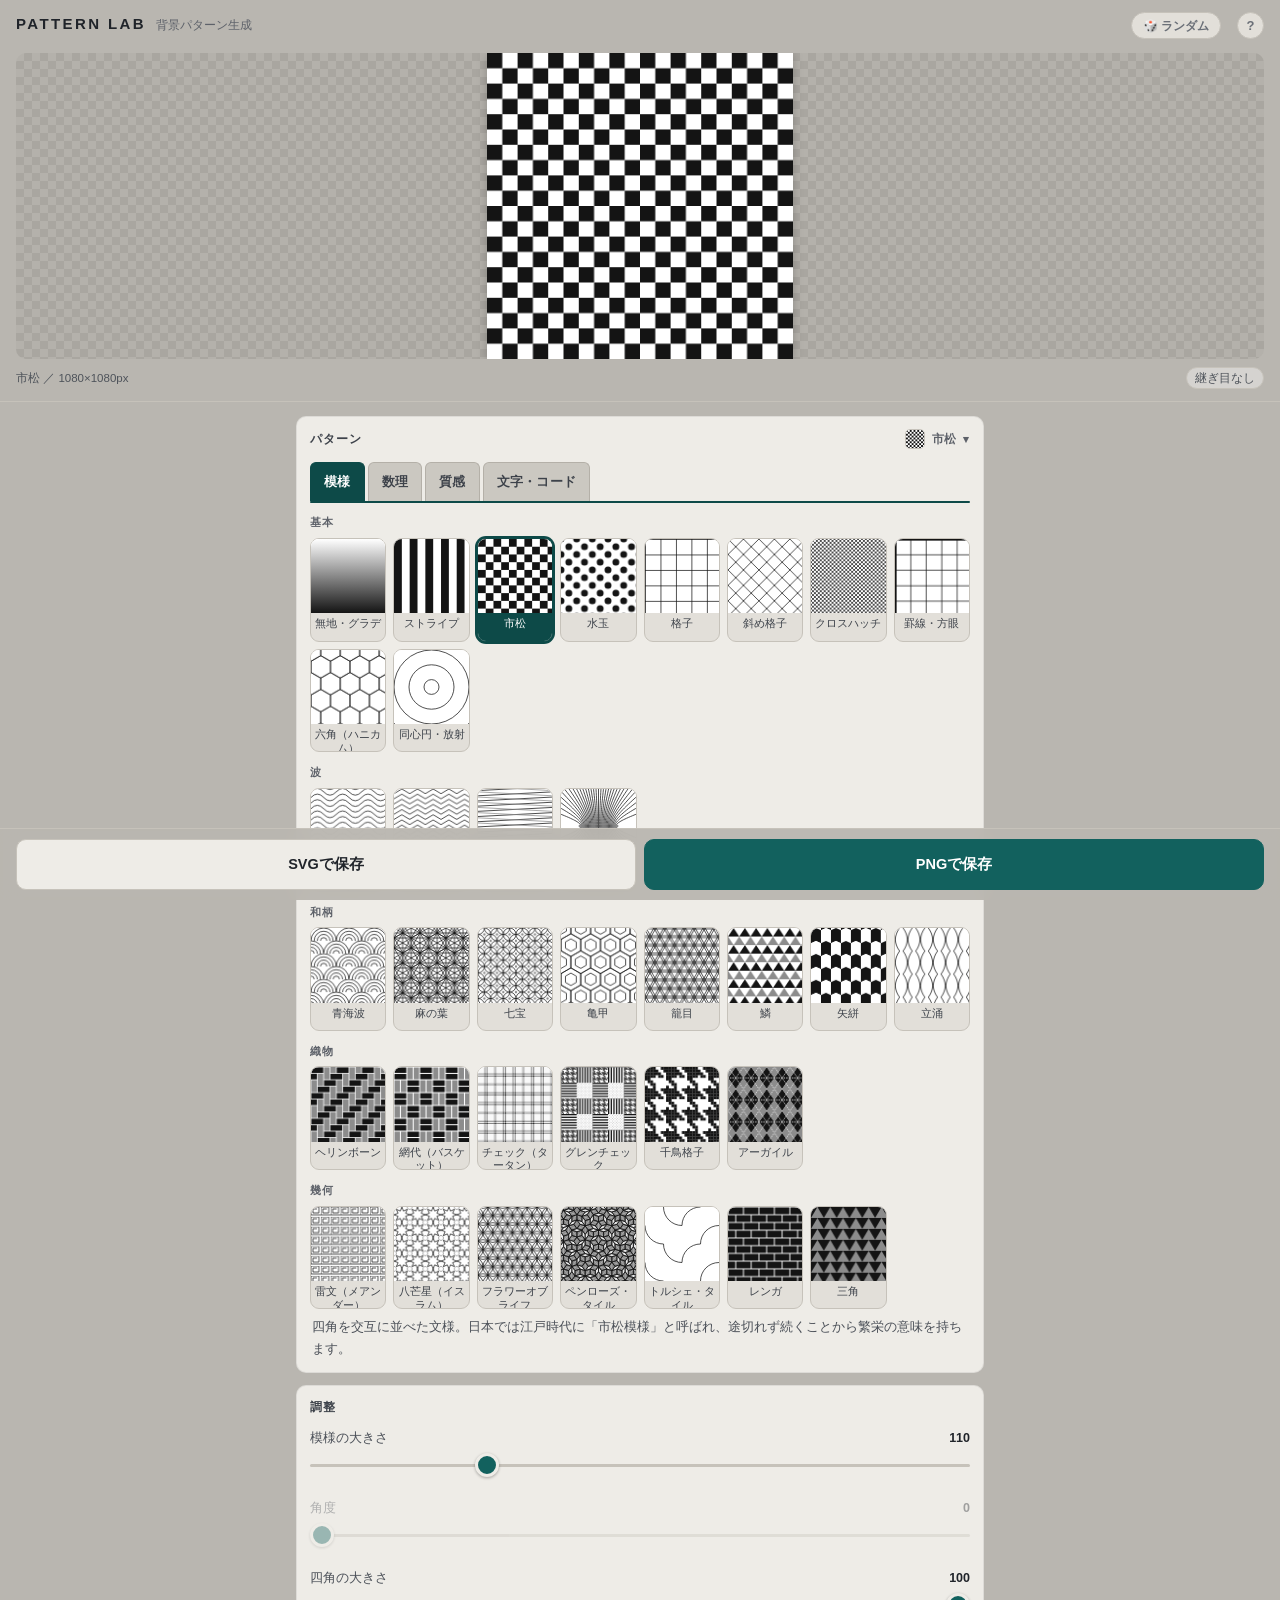
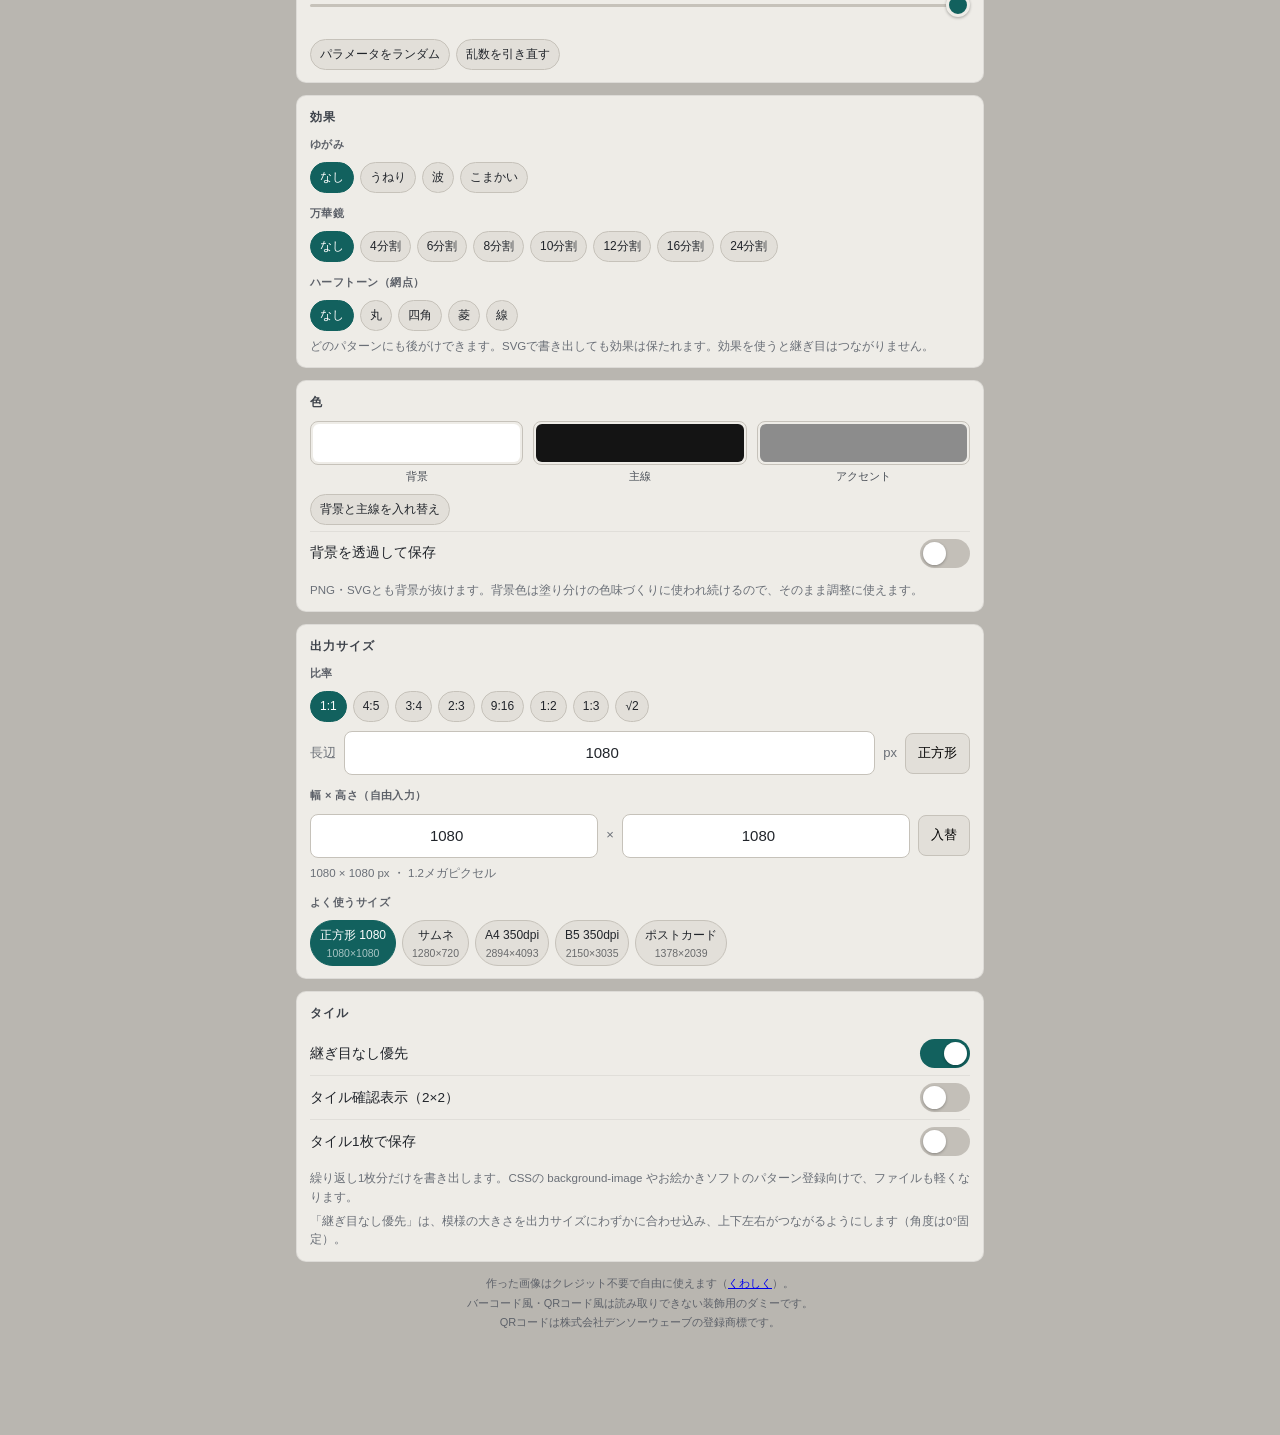
<file: pattern-lab.html>
<!DOCTYPE html>
<html lang="ja">
<head>
<meta charset="utf-8">
<meta name="viewport" content="width=device-width,initial-scale=1,viewport-fit=cover">
<meta name="theme-color" content="#b9b6b0">
<title>PATTERN LAB — 背景パターン生成</title>
<style>
:root{
  --chrome:#b9b6b0;
  --panel:#eeece7;
  --panel2:#e2dfd9;
  --ink:#20242a;
  --ink2:#6a6f77;
  --line:#c6c2ba;
  --accent:#12615e;
  --accent2:#0d4a48;
  --radius:10px;
}
*{box-sizing:border-box;-webkit-tap-highlight-color:transparent}
html,body{margin:0;padding:0}
body{
  background:var(--chrome);
  color:var(--ink);
  font-family:-apple-system,BlinkMacSystemFont,"Hiragino Sans","Hiragino Kaku Gothic ProN","Noto Sans JP",sans-serif;
  font-size:15px;line-height:1.6;
  padding:0 0 96px;
  -webkit-text-size-adjust:100%;
}
header{
  padding:calc(env(safe-area-inset-top) + 12px) 16px 10px;
  display:flex;align-items:baseline;gap:10px;
}
header h1{font-size:15px;margin:0;font-weight:700;letter-spacing:.16em}
header>span{font-size:11.5px;color:#5d6169}
header .rnd{
  margin-left:auto;align-self:center;flex:0 0 auto;
  height:27px;padding:0 11px;border-radius:14px;cursor:pointer;
  border:1px solid var(--line);background:var(--panel2);color:var(--ink2);
  font:inherit;font-size:12px;font-weight:600;line-height:1;white-space:nowrap;
}
header .help{
  margin-left:6px;align-self:center;flex:0 0 auto;
  width:27px;height:27px;border-radius:50%;cursor:pointer;
  border:1px solid var(--line);background:var(--panel2);color:var(--ink2);
  font:inherit;font-size:13px;font-weight:700;line-height:1;padding:0;
}
header .rnd:active,header .help:active{background:var(--panel)}
@media (max-width:392px){header>span{display:none}}

/* stage */
.stage{
  position:sticky;top:0;z-index:20;
  background:var(--chrome);
  padding:4px 16px 12px;
  border-bottom:1px solid var(--line);
}
.frame{
  height:34vh;min-height:190px;max-height:340px;
  display:flex;align-items:center;justify-content:center;
  background:
    linear-gradient(45deg,#a9a6a0 25%,transparent 25%,transparent 75%,#a9a6a0 75%),
    linear-gradient(45deg,#a9a6a0 25%,#b4b1ab 25%,#b4b1ab 75%,#a9a6a0 75%);
  background-size:16px 16px;background-position:0 0,8px 8px;
  border-radius:var(--radius);overflow:hidden;
}
.frame > *{box-shadow:0 2px 10px rgba(0,0,0,.22)}
#svgbox{max-width:100%;max-height:100%;display:block}
#svgbox svg{display:block;max-width:100%;max-height:calc(34vh - 0px)}
#tilebox{width:100%;height:100%;background-repeat:repeat;background-position:center}
.meta{display:flex;justify-content:space-between;align-items:center;gap:8px;margin-top:8px;font-size:11.5px;color:#4e535a}
.badge{border:1px solid var(--line);border-radius:999px;padding:1px 8px;background:rgba(255,255,255,.4)}

main{padding:14px 16px 0;max-width:720px;margin:0 auto}
section{background:var(--panel);border-radius:var(--radius);padding:12px 13px;margin-bottom:12px;border:1px solid rgba(0,0,0,.07)}
h2{font-size:12px;margin:0 0 9px;font-weight:700;letter-spacing:.08em;color:#3d424a}
h2.fold{display:flex;align-items:center;gap:7px;cursor:pointer;margin:-4px -4px 9px;padding:4px;
  border-radius:8px;user-select:none;-webkit-user-select:none}
h2.fold:active{background:rgba(0,0,0,.05)}
h2.fold .hthumb{width:20px;height:20px;border-radius:5px;border:1px solid var(--line);
  object-fit:cover;flex:0 0 auto;margin-left:auto;background:#fff}
h2.fold .cur{font-size:11.5px;font-weight:600;letter-spacing:0;color:#5d6169;
  max-width:46%;overflow:hidden;text-overflow:ellipsis;white-space:nowrap}
h2.fold .caret{font-size:11px;color:#5d6169;flex:0 0 auto;transition:transform .16s}
h2.fold.closed .caret{transform:rotate(-90deg)}
.desc{font-size:12.5px;color:#4b5058;margin:8px 2px 0;line-height:1.7}

/* chips */
.row{display:flex;gap:6px;overflow-x:auto;padding-bottom:4px;-webkit-overflow-scrolling:touch;scrollbar-width:none}
.row::-webkit-scrollbar{display:none}
.chips{display:flex;flex-wrap:wrap;gap:6px;margin-top:8px}
button.chip,label.chip{
  font:inherit;font-size:13px;padding:7px 11px;border-radius:999px;
  border:1px solid var(--line);background:var(--panel2);color:var(--ink);
  white-space:nowrap;cursor:pointer;
}
button.chip.on,label.chip.on{background:var(--accent);border-color:var(--accent);color:#fff}
button.chip.sm,label.chip.sm{font-size:12px;padding:5px 9px}
.chip em{line-height:1.35}
.tabs{display:flex;gap:3px;overflow-x:auto;-webkit-overflow-scrolling:touch;scrollbar-width:none}
.tabs::-webkit-scrollbar{display:none}
button.tab{
  font:inherit;font-size:12.5px;font-weight:700;letter-spacing:.02em;
  padding:9px 13px;border:1px solid #b4b0a8;border-bottom:none;border-radius:6px 6px 0 0;
  background:#cbc8c1;color:#3d424a;white-space:nowrap;cursor:pointer;flex:0 0 auto;
}
button.tab.on{background:var(--accent2);border-color:var(--accent2);color:#fff}
.tabrule{height:2px;background:var(--accent2);border-radius:1px;margin:0 0 11px}
.subcat{font-size:11px;font-weight:700;letter-spacing:.06em;color:#5d6169;margin:12px 0 6px}
.subcat:first-child{margin-top:2px}
.tgrid{display:grid;grid-template-columns:repeat(auto-fill,minmax(74px,1fr));gap:7px}
button.tcard{
  font:inherit;padding:0;border:1px solid var(--line);border-radius:9px;
  background:var(--panel2);cursor:pointer;overflow:hidden;display:block;width:100%;
  -webkit-tap-highlight-color:transparent;
}
button.tcard img{display:block;width:100%;aspect-ratio:1/1;object-fit:cover;background:#fff}
button.tcard span{display:-webkit-box;-webkit-line-clamp:2;-webkit-box-orient:vertical;overflow:hidden;
  font-size:10.5px;line-height:1.3;height:2.6em;padding:4px 3px;color:#3d424a;word-break:break-word}
button.tcard.on{border-color:var(--accent2);box-shadow:0 0 0 2px var(--accent2)}
button.tcard.on span{background:var(--accent2);color:#fff}

/* sliders */
.ctl{margin:11px 0}
.ctl label{display:flex;justify-content:space-between;font-size:12.5px;color:#4b5058;margin-bottom:2px}
.ctl label b{font-weight:600;color:var(--ink);font-variant-numeric:tabular-nums}
input[type=range]{
  width:100%;height:30px;-webkit-appearance:none;background:transparent;margin:0;
}
input[type=range]::-webkit-slider-runnable-track{height:3px;background:var(--line);border-radius:2px}
input[type=range]::-webkit-slider-thumb{
  -webkit-appearance:none;width:24px;height:24px;border-radius:50%;
  background:var(--accent);border:3px solid var(--panel);margin-top:-11px;
  box-shadow:0 1px 3px rgba(0,0,0,.3)
}
.ctl.off{opacity:.38;pointer-events:none}

/* colors */
.colors{display:flex;gap:10px;align-items:flex-end}
.cc{flex:1;text-align:center;font-size:11px;color:#4b5058}
.cc input[type=color]{
  -webkit-appearance:none;appearance:none;width:100%;height:44px;padding:0;border:1px solid var(--line);
  border-radius:8px;background:none;cursor:pointer
}
.cc input[type=color]::-webkit-color-swatch-wrapper{padding:2px}
.cc input[type=color]::-webkit-color-swatch{border:none;border-radius:6px}

/* size */
.sizerow{display:flex;gap:8px;align-items:center;margin-top:9px}
.sizerow input[type=number]{
  font:inherit;font-size:15px;width:100%;padding:9px 8px;border:1px solid var(--line);
  border-radius:8px;background:#fff;color:var(--ink);text-align:center
}
.sizerow span{color:var(--ink2);font-size:13px;white-space:nowrap;flex:0 0 auto}
.tbox{font:inherit;font-size:15px;width:100%;padding:9px 10px;border:1px solid var(--line);border-radius:8px;background:#fff;color:var(--ink)}
textarea.tbox{resize:vertical;min-height:96px;line-height:1.55;display:block}
.sizerow button{font:inherit;font-size:13px;padding:9px 12px;border-radius:8px;border:1px solid var(--line);background:var(--panel2);cursor:pointer;white-space:nowrap;flex:0 0 auto}
.sizerow input[type=number]{min-width:0}

.switch{display:flex;align-items:center;justify-content:space-between;padding:7px 0;font-size:13.5px;border-top:1px solid rgba(0,0,0,.06)}
.switch:first-of-type{border-top:none}
.tog{width:50px;height:29px;border-radius:999px;border:none;background:#c3bfb8;position:relative;cursor:pointer;flex:0 0 auto;transition:background .16s}
.tog::after{content:"";position:absolute;top:3px;left:3px;width:23px;height:23px;border-radius:50%;background:#fff;transition:transform .16s;box-shadow:0 1px 3px rgba(0,0,0,.3)}
.tog.on{background:var(--accent)}
.tog.on::after{transform:translateX(21px)}
.note{font-size:11.5px;color:#6a6f77;margin-top:6px}
.sublab{font-size:11px;color:#5d6169;font-weight:700;letter-spacing:.04em;margin:12px 0 5px}
.sublab:first-of-type{margin-top:4px}
.chip em{display:block;font-style:normal;font-size:10.5px;font-weight:400;opacity:.62;margin-top:1px}
.dim{opacity:.38;pointer-events:none}
.foot{font-size:11px;color:#5d6169;line-height:1.8;text-align:center;margin:2px 0 6px;padding:0 4px}

/* export bar */
.bar{
  position:fixed;left:0;right:0;bottom:0;z-index:30;
  display:flex;gap:8px;padding:10px 16px calc(env(safe-area-inset-bottom) + 10px);
  background:rgba(185,182,176,.94);backdrop-filter:blur(10px);border-top:1px solid var(--line);
}
.bar button{
  flex:1;font:inherit;font-size:14.5px;font-weight:600;padding:13px 6px;border-radius:10px;
  border:1px solid var(--accent);background:var(--accent);color:#fff;cursor:pointer
}
.bar button.alt{background:var(--panel);color:var(--ink);border-color:var(--line)}
.bar button:active{transform:translateY(1px)}

/* modal */
.modal{position:fixed;inset:0;z-index:50;background:rgba(20,22,25,.86);display:none;align-items:center;justify-content:center;padding:20px}
.modal.on{display:flex}
.modal .in{max-width:100%;max-height:100%;text-align:center;color:#f2f0ec}
.modal img{max-width:100%;max-height:72vh;border-radius:6px;background:#fff}
.modal p{font-size:12.5px;margin:12px 0 10px;line-height:1.7}
.modal button{font:inherit;font-size:14px;padding:11px 20px;border-radius:9px;border:none;background:#f2f0ec;color:#20242a;margin:0 4px;cursor:pointer}
.modal .doc{
  text-align:left;background:var(--panel);color:var(--ink);
  border-radius:12px;padding:18px 17px 16px;width:520px;max-width:100%;
  max-height:84vh;overflow:auto;-webkit-overflow-scrolling:touch;
}
.modal .doc h2{font-size:14px;margin:0 0 4px;letter-spacing:.1em}
.modal .doc h3{font-size:12.5px;margin:17px 0 6px;color:var(--ink);font-weight:700}
.modal .doc p{font-size:12.5px;line-height:1.95;margin:0 0 7px;color:var(--ink2);text-align:left}
.modal .doc ul{margin:0;padding-left:1.1em}
.modal .doc li{font-size:12.5px;line-height:1.9;color:var(--ink2);margin-bottom:5px}
.modal .doc a{color:var(--accent)}
.modal .doc .sig{font-size:12.5px;line-height:1.9;color:var(--ink);margin:0}
.modal .doc button{display:block;width:100%;margin:18px 0 0;background:var(--ink);color:#f2f0ec}
.toast{position:fixed;left:16px;right:16px;bottom:96px;background:rgba(20,22,25,.92);color:#fff;font-size:13px;line-height:1.6;padding:10px 16px;border-radius:14px;z-index:60;text-align:center;opacity:0;transition:opacity .2s;pointer-events:none}
.toast.on{opacity:1}
.toast.act{pointer-events:auto}
.toast .tundo{font:inherit;font-size:13px;margin-left:12px;padding:5px 13px;border-radius:9px;border:1px solid rgba(255,255,255,.45);background:transparent;color:#fff;cursor:pointer}
</style>
</head>
<body>

<header>
  <h1>PATTERN LAB</h1>
  <span>背景パターン生成</span>
  <button class="rnd" id="randAll">🎲 ランダム</button>
  <button class="help" id="helpBtn" aria-label="このアプリについて">?</button>
</header>

<div class="stage">
  <div class="frame">
    <div id="svgbox"></div>
    <div id="tilebox" style="display:none"></div>
  </div>
  <div class="meta">
    <span id="mLeft">—</span>
    <span class="badge" id="mSeam">—</span>
  </div>
</div>

<main>

<section>
  <h2 class="fold" id="patHead" role="button" tabindex="0" aria-expanded="true" aria-controls="patBody">
    <span>パターン</span>
    <img class="hthumb" id="patThumb" alt="">
    <span class="cur" id="patCur"></span>
    <span class="caret">▾</span>
  </h2>
  <div id="patBody">
    <div class="tabs" id="grps"></div>
    <div class="tabrule"></div>
    <div id="grid"></div>
    <p class="desc" id="desc"></p>
  </div>
</section>

<section>
  <h2>調整</h2>
  <div id="common"></div>
  <div id="extra"></div>
  <div class="chips" style="margin-top:12px">
    <button class="chip sm" id="bRandP">パラメータをランダム</button>
    <button class="chip sm" id="bSeed">乱数を引き直す</button>
  </div>
</section>

<section id="fontSec" style="display:none">
  <h2>フォント</h2>
  <div class="chips" id="fonts"></div>
  <div class="chips" style="margin-top:8px">
    <label class="chip sm" style="cursor:pointer">自分のフォントを読み込む
      <input type="file" id="fFile" accept=".ttf,.otf,.woff,.woff2,font/*" style="display:none"></label>
    <button class="chip sm" id="fClear">読み込みを解除</button>
  </div>
  <div class="note" id="fontNote"></div>
</section>

<section>
  <h2>効果</h2>
  <div class="sublab">ゆがみ</div>
  <div class="chips" id="warps"></div>
  <div id="warpCtl"></div>
  <div class="sublab">万華鏡</div>
  <div class="chips" id="kals"></div>
  <div id="kalCtl"></div>
  <div class="sublab">ハーフトーン（網点）</div>
  <div class="chips" id="hts"></div>
  <div id="htCtl"></div>
  <div class="note">どのパターンにも後がけできます。SVGで書き出しても効果は保たれます。効果を使うと継ぎ目はつながりません。</div>
</section>

<section>
  <h2>色</h2>
  <div class="colors">
    <div class="cc"><input type="color" id="cBg"><div>背景</div></div>
    <div class="cc"><input type="color" id="cFg"><div>主線</div></div>
    <div class="cc"><input type="color" id="cAc"><div>アクセント</div></div>
  </div>
  <div class="chips" style="margin-top:8px">
    <button class="chip sm" id="bSwap">背景と主線を入れ替え</button>
  </div>
  <div class="switch" style="margin-top:6px"><span>背景を透過して保存</span><button class="tog" id="tTrans"></button></div>
  <div class="note">PNG・SVGとも背景が抜けます。背景色は塗り分けの色味づくりに使われ続けるので、そのまま調整に使えます。</div>
</section>

<section id="sizeSec">
  <h2>出力サイズ</h2>
  <div class="sublab">比率</div>
  <div class="chips" id="ratios"></div>
  <div class="sizerow">
    <span>長辺</span>
    <input type="number" id="iLong" min="16" max="4096" step="1">
    <span>px</span>
    <button id="bOrient">横長</button>
  </div>
  <div class="sublab">幅 × 高さ（自由入力）</div>
  <div class="sizerow">
    <input type="number" id="iW" min="16" max="4096" step="1">
    <span>×</span>
    <input type="number" id="iH" min="16" max="4096" step="1">
    <button id="bSwapWH">入替</button>
  </div>
  <div class="note" id="sizeNote"></div>
  <div class="sublab">よく使うサイズ</div>
  <div class="chips" id="sizes"></div>
</section>

<section>
  <h2>タイル</h2>
  <div class="switch"><span>継ぎ目なし優先</span><button class="tog on" id="tSeam"></button></div>
  <div class="switch"><span>タイル確認表示（2×2）</span><button class="tog" id="tCheck"></button></div>
  <div class="switch"><span>タイル1枚で保存</span><button class="tog" id="tTileOut"></button></div>
  <div class="note" id="tileNote"></div>
  <div class="note">「継ぎ目なし優先」は、模様の大きさを出力サイズにわずかに合わせ込み、上下左右がつながるようにします（角度は0°固定）。</div>
</section>

<p class="foot">作った画像はクレジット不要で自由に使えます（<a href="#" id="footHelp">くわしく</a>）。<br>
バーコード風・QRコード風は読み取りできない装飾用のダミーです。<br>QRコードは株式会社デンソーウェーブの登録商標です。</p>

</main>

<div class="bar">
  <button class="alt" id="bSvg">SVGで保存</button>
  <button id="bPng">PNGで保存</button>
</div>

<div class="modal" id="modal">
  <div class="in">
    <img id="mImg" alt="生成した画像">
    <p>保存されない場合は画像を長押しして「写真に追加」を選んでください。</p>
    <button id="mClose">閉じる</button>
  </div>
</div>
<div class="modal" id="help">
  <div class="in doc">
    <h2>PATTERN LAB について</h2>
    <p>背景に使える模様をその場で作って書き出すための道具です。すべて端末の中だけで動いていて、作った画像がどこかへ送られることはありません。</p>

    <h3>作った画像の使い方</h3>
    <p><b>自由に使ってください。利用元の記載（クレジット）は要りません。</b></p>
    <ul>
      <li>個人でも仕事でも、印刷でも配信でも構いません。</li>
      <li>加工・切り貼り・色の変更、どれも自由です。</li>
      <li>素材として配り直したり、グッズや同人誌に使っても構いません。</li>
      <li>「PATTERN LABで作りました」と書く必要はありません。書いてくれても嬉しいです。</li>
    </ul>
    <p>許可を取る必要もないので、連絡なしでそのまま使ってください。ただ、書き出した画像をそのまま商標登録して他の人が使えないようにする、といった使い方だけはご遠慮ください。</p>
    <p>ここで自由だと言えるのは、このアプリが作っている模様の部分です。書体そのものは含みません。「自分のフォントを読み込む」で他人の書体を使った場合は、その書体のライセンスが別にかかります。</p>

    <h3>気をつけてほしいこと</h3>
    <ul>
      <li>バーコード風・QRコード風は読み取れない飾りです。商品や決済には使えません。QRコードは株式会社デンソーウェーブの登録商標です。</li>
      <li>SVGで保存すると、選んだ書体のデータが中に埋め込まれます。Google Fonts（SIL Open Font License）は文書への埋め込みを認めているので、画像としてはそのまま配って構いません。使った字だけを埋め込んでいるので、あとからSVGの文字を打ち替えると出ない字がある点だけ気に留めてください。</li>
      <li>自由に使えるのは画像であって、中に入っている書体データは別です。SVGから書体を取り出してフォントとして使ったり配ったりする場合は、こちらの裁量の外になるので、その書体のライセンス（OFL）に従ってください。</li>
      <li>「自分のフォントを読み込む」を使ったときは別です。その書体で作った画像は、PNGでもSVGでも、書体のライセンスが許す範囲でしか使えません。商用利用や同人誌での使用を禁じている書体なら、絵にして書き出しても禁じられたままです。SVGの場合はさらに書体データ自体がファイルに入るので、埋め込みの可否も確認してください。</li>
    </ul>

    <h3>作者</h3>
    <p class="sig">砂上電力<br>
      <a href="https://x.com/sazyou_dnrk" target="_blank" rel="noopener">@sazyou_dnrk</a></p>

    <button id="hClose">閉じる</button>
  </div>
</div>
<div class="toast" id="toast"></div>

<script>
"use strict";
/* ---------- helpers ---------- */
const n=v=>Math.round(v*100)/100;
const n6=v=>Math.round(v*1e6)/1e6;
const R2=(x,y,w,h,f)=>`<rect x="${n(x)}" y="${n(y)}" width="${n(w)}" height="${n(h)}" fill="${f}"/>`;
const PT=(d,f,s,w,ex)=>`<path d="${d}" fill="${f||'none'}"${s?` stroke="${s}" stroke-width="${n(w)}" stroke-linejoin="round" stroke-linecap="butt"`:''}${ex||''}/>`;
const PL=(p,f,s,w)=>`<polygon points="${p.map(q=>n(q[0])+','+n(q[1])).join(' ')}" fill="${f||'none'}"${s?` stroke="${s}" stroke-width="${n(w)}" stroke-linejoin="round"`:''}/>`;
const CI=(x,y,r,f,s,w)=>`<circle cx="${n(x)}" cy="${n(y)}" r="${n(r)}" fill="${f||'none'}"${s?` stroke="${s}" stroke-width="${n(w)}"`:''}/>`;
const hash=s=>{let h=2166136261;for(let i=0;i<s.length;i++){h^=s.charCodeAt(i);h=Math.imul(h,16777619);}return h>>>0;};
function mk3(rx,ry,per,S,cx,cy){const a=rx*Math.PI/180,b=ry*Math.PI/180,
  ca=Math.cos(a),sa=Math.sin(a),cb=Math.cos(b),sb=Math.sin(b),pp=per/100*0.55;
  return(x,y,z)=>{const y1=y*ca-z*sa,z1=y*sa+z*ca,x1=x*cb+z1*sb,z2=-x*sb+z1*cb;
    const k=1/Math.max(0.18,1+pp*z2);return[cx+x1*k*S,cy+y1*k*S];};}
function vnz(R){const G=64,tb=[];for(let i=0;i<G*G;i++)tb.push(R());
  const sm=t=>t*t*(3-2*t),at=(a,b)=>tb[(((a%G)+G)%G)*G+(((b%G)+G)%G)];
  return(x,y)=>{const xi=Math.floor(x),yi=Math.floor(y),u=sm(x-xi),v=sm(y-yi);
    return(at(xi,yi)*(1-u)+at(xi+1,yi)*u)*(1-v)+(at(xi,yi+1)*(1-u)+at(xi+1,yi+1)*u)*v;};}
function fitPath(pts,W,H,pad){let x0=1e18,y0=1e18,x1=-1e18,y1=-1e18;
  for(const q of pts){if(q[0]<x0)x0=q[0];if(q[0]>x1)x1=q[0];if(q[1]<y0)y0=q[1];if(q[1]>y1)y1=q[1];}
  const k=Math.min(W*pad/Math.max(1e-6,x1-x0),H*pad/Math.max(1e-6,y1-y0));
  return q=>[W/2+(q[0]-(x0+x1)/2)*k,H/2+(q[1]-(y0+y1)/2)*k];}
function mul(a){a=a>>>0;return function(){a=a+0x6D2B79F5|0;let t=Math.imul(a^a>>>15,1|a);t=t+Math.imul(t^t>>>7,61|t)^t;return((t^t>>>14)>>>0)/4294967296;};}
const SQ3=Math.sqrt(3);
function hexPts(cx,cy,R){const a=[];for(let i=0;i<6;i++){const t=Math.PI/180*(60*i-90);a.push([cx+R*Math.cos(t),cy+R*Math.sin(t)]);}return a;}
function hexD(cx,cy,R){return 'M'+hexPts(cx,cy,R).map(p=>n(p[0])+' '+n(p[1])).join('L')+'Z';}
const NZC=[];
function gaussR(R){let u=0,v=0;
  while(u<=0)u=R();while(v<=0)v=R();
  return Math.sqrt(-2*Math.log(u))*Math.cos(2*Math.PI*v);}
function rgbOf(h){return[parseInt(h.slice(1,3),16)||0,parseInt(h.slice(3,5),16)||0,parseInt(h.slice(5,7),16)||0];}
function noisePNG(key,N,fill){
  const hit=NZC.find(e=>e.k===key);if(hit)return hit.v;
  if(typeof document==='undefined')return '';
  let cv,cx;
  try{cv=document.createElement('canvas');cv.width=N;cv.height=N;cx=cv.getContext('2d');}catch(e){return '';}
  if(!cx)return '';
  let v='';
  try{const id=cx.createImageData(N,N);fill(id.data,N);cx.putImageData(id,0,0);v=cv.toDataURL('image/png');}
  catch(e){return '';}
  NZC.unshift({k:key,v});if(NZC.length>6)NZC.pop();
  return v;
}
const HTA=[[1,0,'0°'],[3,1,'18°'],[2,1,'27°'],[1,1,'45°'],[1,2,'63°'],[1,3,'72°']];
const HTS=['なし','丸','四角','菱','線'];
function htCell(d,shape,ai){
  const A=HTA[ai]||HTA[3],p=A[0],q=A[1],PQ=p*p+q*q;
  let L=Math.round(d*Math.sqrt(PQ));
  L=Math.max(PQ,Math.min(256,L));
  const sc=L/PQ,sp=sc*Math.sqrt(PQ);
  const pts=[],seen=new Set();
  for(let k=0;k<=PQ;k++)for(let m=0;m<=PQ;m++){
    let X=((k*p-m*q)*sc)%L,Y=((k*q+m*p)*sc)%L;
    X=((X%L)+L)%L;Y=((Y%L)+L)%L;
    const key=Math.round(X*8)+','+Math.round(Y*8);
    if(seen.has(key))continue;seen.add(key);pts.push([X,Y]);}
  const ux=(p*sc)/sp,uy=(q*sc)/sp;
  const K=Math.max(1,Math.min(4,Math.round(110/L))),M=L*K;
  const ptsK=pts.map(z=>[z[0]*K,z[1]*K]),spK=sp*K;
  const key2=['ht',L,K,shape,ai,Math.round(d*10)].join(',');
  return{L,url:noisePNG(key2,M,(dat,N)=>{
    const raw=new Float32Array(N*N);
    let lo=Infinity,hi=-Infinity;
    for(let y=0;y<N;y++)for(let x=0;x<N;x++){
      let dd;
      if(shape===4){const t=x*ux+y*uy;const mm=((t%spK)+spK)%spK;dd=Math.min(mm,spK-mm);}
      else{let best=1e9;
        for(let i=0;i<ptsK.length;i++)for(let wx=-1;wx<=1;wx++)for(let wy=-1;wy<=1;wy++){
          const dx=x-(ptsK[i][0]+wx*N),dy=y-(ptsK[i][1]+wy*N);
          let e;
          if(shape===2)e=Math.max(Math.abs(dx),Math.abs(dy));
          else if(shape===3)e=Math.abs(dx)+Math.abs(dy);
          else e=Math.sqrt(dx*dx+dy*dy);
          if(e<best)best=e;}
        dd=best;}
      raw[y*N+x]=dd;if(dd<lo)lo=dd;if(dd>hi)hi=dd;}
    const NB=4096,hist=new Uint32Array(NB),span=(hi-lo)||1;
    const bin=v=>Math.min(NB-1,Math.max(0,Math.floor((v-lo)/span*NB)));
    for(let i=0;i<raw.length;i++)hist[bin(raw[i])]++;
    const cum=new Float32Array(NB);let acc=0;
    for(let b=0;b<NB;b++){cum[b]=acc+hist[b]*0.5;acc+=hist[b];}
    const tot=raw.length||1;
    for(let i=0;i<raw.length;i++){
      let v=1-cum[bin(raw[i])]/tot;
      v=v<0?0:v>1?1:v;
      const o=i*4,g8=Math.round(v*255);
      dat[o]=dat[o+1]=dat[o+2]=g8;dat[o+3]=255;}
  })};
}
function nzImg(url,S){
  return url?`<image href="${url}" xlink:href="${url}" x="0" y="0" width="${n(S)}" height="${n(S)}"`
    +` preserveAspectRatio="none" style="image-rendering:pixelated;image-rendering:crisp-edges"/>`:'';
}
const NZN=['64','128','192','256'];
function nzDev(g){return Math.round(g.p.dist)===1?(g.R()-0.5)*1.386:gaussR(g.R);}

const XE=s=>String(s==null?'':s)
  .replace(/[\x00-\x08\x0B\x0C\x0E-\x1F\x7F]/g,'')
  .replace(/&/g,'&amp;').replace(/</g,'&lt;').replace(/>/g,'&gt;');
function mojibake(s,kind){
  try{const b=new TextEncoder().encode(s);
    if(kind===1){let t='';b.forEach(v=>{t+=String.fromCharCode(v);});return t;}
    return new TextDecoder(kind===2?'euc-jp':'shift_jis',{fatal:false}).decode(b);
  }catch(e){return s;}
}
function zalgo(s,amt,R){
  let t='';
  for(const ch of s){t+=ch;
    const k=Math.round(amt/100*6*R());
    for(let i=0;i<k;i++)t+=String.fromCharCode(0x300+Math.floor(R()*0x70));}
  return t;
}
function glitch(s,amt,R){
  const B='▚▞▓▒░█▌▐';
  let t='';
  for(const ch of s){
    if(R()*100>=amt){t+=ch;continue;}
    const c=ch.codePointAt(0);
    if(c>=0x21&&c<=0x7e)t+=String.fromCharCode(c+0xfee0);
    else if(c>=0xff01&&c<=0xff5e)t+=String.fromCharCode(c-0xfee0);
    else if(c>=0x3041&&c<=0x3096)t+=String.fromCharCode(c+0x60);
    else if(c>=0x30a1&&c<=0x30f6)t+=String.fromCharCode(c-0x60);
    else t+=B[Math.floor(R()*B.length)];}
  return t;
}
const FX=['なし','文字化け(SJIS)','文字化け(Ã系)','文字化け(EUC)','鏡文字','上下反転','180°回転','Zalgo','グリッチ'];
function txProc(raw,g){
  const m=Math.round(g.p.fx||0),R=g.R;
  let s=String(raw==null?'':raw);
  if(m===1)s=mojibake(s,0); else if(m===2)s=mojibake(s,1); else if(m===3)s=mojibake(s,2);
  else if(m===7)s=zalgo(s,g.p.fxv,R); else if(m===8)s=glitch(s,g.p.fxv,R);
  return s;
}
function txFlip(g){const m=Math.round(g.p.fx||0);
  return m===4?[-1,1]:m===5?[1,-1]:m===6?[-1,-1]:null;}
function isMark(c){
  return (c>=0x300&&c<=0x36f)||(c>=0x20d0&&c<=0x20ff)||(c>=0xfe20&&c<=0xfe2f)
    ||(c>=0x1ab0&&c<=0x1aff)||(c>=0x1dc0&&c<=0x1dff)||c===0x200b||c===0xfeff;
}
function emOf(c){
  if(c>=0xff61&&c<=0xffdc)return 0.5;
  if(c>=0xffe8&&c<=0xffee)return 0.5;
  if(c>=0x1100&&c<=0x115f)return 1;
  if(c>=0x2500&&c<=0x259f)return 1;
  if(c>=0x2e80&&c<=0x303e)return 1;
  if(c>=0x3041&&c<=0x33ff)return 1;
  if(c>=0x3400&&c<=0x4dbf)return 1;
  if(c>=0x4e00&&c<=0x9fff)return 1;
  if(c>=0xa000&&c<=0xa4cf)return 1;
  if(c>=0xac00&&c<=0xd7a3)return 1;
  if(c>=0xf900&&c<=0xfaff)return 1;
  if(c>=0xfe10&&c<=0xfe6f)return 1;
  if(c>=0xff01&&c<=0xff60)return 1;
  if(c>=0xffe0&&c<=0xffe6)return 1;
  if(c>=0x20000&&c<=0x3fffd)return 1;
  return 0.52;
}
function emWidth(s){
  let w=0,k=0;
  for(const ch of s){const c=ch.codePointAt(0);
    if(isMark(c))continue;
    w+=emOf(c);k++;}
  return [w,k];
}
let MCX=null;
function measEm(str,fam){                 // 1em を単位とした実幅。測れなければ推定へ
  if(!str)return 0;
  try{
    if(typeof document==='undefined')throw 0;
    if(!MCX)MCX=document.createElement('canvas').getContext('2d');
    if(!MCX)throw 0;
    MCX.font='200px '+(fam||'sans-serif');
    const w=MCX.measureText(str).width/200;
    if(w>0&&isFinite(w))return w;
  }catch(e){}
  return emWidth(str)[0];
}
function fillLen(raw,sep,px,fs,ls,fam){
  if(!raw)return '';
  const unit=raw+sep;
  const up=measEm(unit,fam)*fs+emWidth(unit)[1]*ls;
  if(!(up>0.01))return raw;
  const reps=Math.min(400,Math.max(1,Math.ceil(px/up)+1));
  let t='';for(let i=0;i<reps&&t.length<8000;i++)t+=unit;
  return t;
}
function wrapLines(src,fs,ls,avail,fam){   // 改行を保ったまま、幅に収まるよう折り返す
  const out=[];
  for(const para of String(src==null?'':src).split('\n')){
    if(para===''){out.push('');continue;}
    let cur='',sp=-1;
    for(const ch of para){
      const t=cur+ch;                                  // 1行ぶんを実測（Zalgo等で結合記号が幅を持つ書体にも追従）
      if(cur&&measEm(t,fam)*fs+emWidth(t)[1]*ls>avail){
        if(sp>0){out.push(cur.slice(0,sp));cur=cur.slice(sp+1);}  // 直前の空白で折る（欧文）
        else{out.push(cur);cur='';}
        sp=-1;
      }
      if(ch===' ')sp=cur.length;
      cur+=ch;
      if(out.length>=600)return out;
    }
    out.push(cur);
  }
  return out.length?out:[''];
}
function txStyle(g){
  const fam=g.fontCSS?"PL":(g.fontFam||'sans-serif');
  return{fam,css:g.fontCSS||''};
}
function txGroup(inner,g){
  const f=txFlip(g);
  if(!f)return inner;
  return `<g transform="translate(${n(g.W/2)} ${n(g.H/2)}) scale(${f[0]} ${f[1]}) translate(${n(-g.W/2)} ${n(-g.H/2)})">${inner}</g>`;
}
function chainSegs(sg){
  const K=(x,y)=>Math.round(x*4)+','+Math.round(y*4);
  const ends=new Map();
  for(let i=0;i<sg.length;i++){
    for(const e of[[sg[i][0],sg[i][1]],[sg[i][2],sg[i][3]]]){
      const k=K(e[0],e[1]);let a=ends.get(k);
      if(!a){a=[];ends.set(k,a);}a.push(i);}}
  const used=new Uint8Array(sg.length);let d='';
  for(let i=0;i<sg.length;i++){
    if(used[i])continue;used[i]=1;
    const pts=[[sg[i][0],sg[i][1]],[sg[i][2],sg[i][3]]];
    for(let dir=0;dir<2;dir++){
      for(let guard=0;guard<20000;guard++){
        const e=dir?pts[0]:pts[pts.length-1],lst=ends.get(K(e[0],e[1]));
        if(!lst)break;
        let nx=null;
        for(const j of lst){
          if(used[j])continue;const t=sg[j];
          if(K(t[0],t[1])===K(e[0],e[1]))nx=[t[2],t[3]];
          else if(K(t[2],t[3])===K(e[0],e[1]))nx=[t[0],t[1]];
          else continue;
          used[j]=1;break;}
        if(!nx)break;
        if(dir)pts.unshift(nx);else pts.push(nx);}}
    d+='M'+pts.map(q=>n(q[0])+' '+n(q[1])).join('L');}
  return d;
}
function polyLen(pts){let L=0;for(let i=1;i<pts.length;i++)L+=Math.hypot(pts[i][0]-pts[i-1][0],pts[i][1]-pts[i-1][1]);return L;}
function polyD(pts){return 'M'+pts.map(q=>n(q[0])+' '+n(q[1])).join('L');}

function settParse(str){
  const out=[];const re=/([a-eA-E])\s*(\d+(?:\.\d+)?)?/g;let m;
  while((m=re.exec(String(str==null?'':str)))!==null){
    const ci='abcde'.indexOf(m[1].toLowerCase()),w=parseFloat(m[2]||'6');
    if(ci>=0&&w>0&&isFinite(w))out.push([ci,w]);
    if(out.length>80)break;}
  return out.length?out:[[0,10],[1,10]];
}
const SETTS=['a10 b10','a24 b4 a4 b4 a24 c10','a40 c2','a16 b16','a12 b6 c4 a8 d6 b4 c8 a10'];
const SETTSZ=[95,200,150,240,210];   // プリセットごとの既定の大きさ（ギンガムは細かく、バッファローは大きく）
function mix(a,b,t){
  const p=h=>[parseInt(h.slice(1,3),16),parseInt(h.slice(3,5),16),parseInt(h.slice(5,7),16)];
  const A=p(a),B=p(b);
  return '#'+[0,1,2].map(i=>Math.round(A[i]+(B[i]-A[i])*t).toString(16).padStart(2,'0')).join('');
}

/* ---------- patterns ---------- */
/* f(g) -> {tw,th,c}  … タイル方式（シームレス）
   f(g) -> {full}     … 全面描画方式 */
const PATS=[
/* ===== 基本 ===== */
{id:'plain',cat:'基本',name:'無地・グラデ',seam:'○',full:1,norot:1,
 desc:'単色とグラデーション。背景を透過したうえで「濃さ」を0にすると、完全に空の透明PNGが作れます。「透明へ」を入れると片側が透けていくグラデになります。',
 ps:[{k:'mode',l:'種類',t:'s',o:['単色','直線','放射'],v:1},{k:'ang',l:'角度',min:0,max:360,v:90},
     {k:'pos',l:'中心・寄せ',min:0,max:100,v:50},{k:'fade',l:'透明へ',t:'b',v:0},{k:'tri',l:'アクセントを挟む',t:'b',v:0}],
 f:g=>{
   if(g.p.mode===0)return{full:R2(0,0,g.W,g.H,g.fg)};
   const st0=g.p.fade?`<stop offset="0" stop-color="${g.fg}" stop-opacity="0"/>`:`<stop offset="0" stop-color="${g.bg}"/>`;
   const mid=g.p.tri?`<stop offset="${n(Math.min(0.95,Math.max(0.05,g.p.pos/100)))}" stop-color="${g.ac}"/>`:'';
   const st1=`<stop offset="1" stop-color="${g.fg}"/>`;
   let defs;
   if(g.p.mode===2)defs=`<radialGradient id="gr" cx="${n(g.p.pos)}%" cy="50%" r="78%">${st0}${mid}${st1}</radialGradient>`;
   else{const a=g.p.ang*Math.PI/180;
     defs=`<linearGradient id="gr" x1="${n(50-Math.cos(a)*50)}%" y1="${n(50-Math.sin(a)*50)}%" x2="${n(50+Math.cos(a)*50)}%" y2="${n(50+Math.sin(a)*50)}%">${st0}${mid}${st1}</linearGradient>`;}
   return{defs,full:`<rect width="${g.W}" height="${g.H}" fill="url(#gr)"/>`};}},

{id:'stripes',cat:'基本',name:'ストライプ',seam:'○',sw:()=>Math.round(st.p.stripes.mode)===1,
 desc:'最も単純な反復。「比率」は模様の大きさに対する割合なので拡大しても見た目が変わらず、「線の太さ」は実寸で決まるので、間隔だけ広げて細い罫にできます。',
 ps:[{k:'mode',l:'太さの決め方',t:'s',o:['比率','線の太さ'],v:0},
     {k:'ratio',l:'太さ比',min:0.5,max:99,v:50,step:0.5}],
 f:g=>{const T=g.T;
   const w=Math.round(g.p.mode)===1?Math.max(0.1,Math.min(T,g.sw)):T*g.p.ratio/100;
   return{tw:T,th:T,c:R2(0,0,w,T,g.fg)};}},

{id:'checker',cat:'基本',name:'市松',seam:'○',
 desc:'四角を交互に並べた文様。日本では江戸時代に「市松模様」と呼ばれ、途切れず続くことから繁栄の意味を持ちます。',
 ps:[{k:'ratio',l:'四角の大きさ',min:20,max:100,v:100}],
 f:g=>{const u=g.T/2,s=u*g.p.ratio/100,o=(u-s)/2;
   return{tw:g.T,th:g.T,c:R2(o,o,s,s,g.fg)+R2(u+o,u+o,s,s,g.fg)};}},

{id:'dots',cat:'基本',name:'水玉',seam:'○',
 desc:'円を規則的に並べたもの。千鳥（互い違い）配置にすると密度が上がり、柔らかい印象になります。',
 ps:[{k:'r',l:'円の大きさ',min:3,max:50,v:22},{k:'stag',l:'千鳥配置',t:'b',v:1}],
 f:g=>{const r=g.T*g.p.r/100;let c=CI(g.T/2,g.T/2,r,g.fg);
   if(g.p.stag)c+=CI(0,0,r,g.fg)+CI(g.T,0,r,g.fg)+CI(0,g.T,r,g.fg)+CI(g.T,g.T,r,g.fg);
   return{tw:g.T,th:g.T,c};}},

{id:'grid',cat:'基本',name:'格子',seam:'○',sw:1,
 desc:'縦横の線。細い補助線を足すと方眼紙、太くすると建具のような表情になります。',
 ps:[{k:'sub',l:'補助線',t:'b',v:0}],
 f:g=>{let c=R2(0,0,g.T,g.sw,g.fg)+R2(0,0,g.sw,g.T,g.fg);
   if(g.p.sub)c+=R2(0,g.T/2,g.T,g.sw/2,g.fg)+R2(g.T/2,0,g.sw/2,g.T,g.fg);
   return{tw:g.T,th:g.T,c};}},

{id:'diamond',cat:'基本',name:'斜め格子',seam:'○',sw:1,
 desc:'斜めに交差する線。菱形の連続は「菱文」として世界中の織物に見られます。',
 ps:[],
 f:g=>({tw:g.T,th:g.T,c:PT(`M${-g.sw} ${-g.sw}L${n(g.T+g.sw)} ${n(g.T+g.sw)}M${-g.sw} ${n(g.T+g.sw)}L${n(g.T+g.sw)} ${-g.sw}`,0,g.fg,g.sw)})},

{id:'hatch',cat:'基本',name:'クロスハッチ',seam:'○',sw:1,
 desc:'ペンの陰影と同じ原理の細い平行線。線の本数で濃さを作ります。',
 ps:[{k:'n',l:'線の本数',min:1,max:12,v:4},{k:'both',l:'交差させる',t:'b',v:1}],
 f:g=>{const T=g.T,N=g.p.n;let d='';
   for(let k=-N;k<=2*N;k++){const c0=k*T/N;
     d+=`M${-T} ${n(-T+c0)}L${n(2*T)} ${n(2*T+c0)}`;
     if(g.p.both)d+=`M${-T} ${n(2*T-c0)}L${n(2*T)} ${n(-T-c0)}`;}
   return{tw:T,th:T,c:PT(d,0,g.fg,g.sw)};}},

{id:'paper',dsize:110,cat:'基本',name:'罫線・方眼',seam:'○',sw:1,
 desc:'方眼紙や原稿用紙などの罫線。下書きの当たりや、メモ風の背景に使えます。太線の間隔を0にすると全部同じ太さになります。',
 ps:[{k:'kind',l:'種類',t:'s',o:['方眼','ドット方眼','横罫','五線譜','原稿用紙'],v:0},
     {k:'major',l:'太線の間隔',min:0,max:12,v:5},
     {k:'r',l:'ドット・すき間',min:4,max:45,v:14}],
 f:g=>{const T=g.T,M=Math.max(1,Math.round(g.p.major)),K=Math.round(g.p.kind);
   if(K===0){const S=T*M;let c='';
     for(let i=0;i<M;i++){const w=(M>1&&i===0)?g.sw*2.2:g.sw;
       c+=R2(i*T,0,w,S,g.fg)+R2(0,i*T,S,w,g.fg);}
     return{tw:S,th:S,c};}
   if(K===1){const S=T*M,r=T*g.p.r/200;let c='';
     for(let j=0;j<=M;j++)for(let i=0;i<=M;i++){
       const big=(M>1&&i%M===0&&j%M===0);
       c+=CI(i*T,j*T,big?r*1.9:r,g.fg);}
     return{tw:S,th:S,c};}
   if(K===2)return{tw:T,th:T,c:R2(0,0,T,g.sw,g.fg)};
   if(K===3){const gap=T*3,S=4*T+gap;let c='';
     for(let i=0;i<5;i++)c+=R2(0,i*T,T,g.sw,g.fg);
     return{tw:T,th:S,c};}
   const gp=T*g.p.r/200,w=g.sw;
   let c=R2(0,0,T,w,g.fg)+R2(0,T-w,T,w,g.fg)+R2(0,0,w,T,g.fg)+R2(T-w,0,w,T,g.fg);
   return{tw:T+gp,th:T,c};}},

{id:'hex',dsize:80,cat:'基本',name:'六角（ハニカム）',seam:'○',sw:1,
 desc:'蜂の巣の形。同じ面積を最も短い境界線で囲める構造で、自然界にも多く現れます。',
 ps:[{k:'fill',l:'塗りにする',t:'b',v:0}],
 f:g=>{const R=g.T,w=SQ3*R,h=3*R;
   const cs=[[0,0],[w,0],[-w/2,1.5*R],[w/2,1.5*R],[3*w/2,1.5*R],[0,3*R],[w,3*R]];
   let c='';
   for(const[x,y]of cs)c+=g.p.fill?PT(hexD(x,y,R*0.94),g.fg):PT(hexD(x,y,R),0,g.fg,g.sw);
   return{tw:w,th:h,c};}},

/* ===== 波・曲線 ===== */
{id:'sine',dsize:120,cat:'波',name:'サインウェーブ',seam:'○',sw:1,
 desc:'正弦波の連なり。波長と振幅という2つの数字だけで、穏やかな水面から激しいうねりまで表せます。',
 ps:[{k:'wl',l:'波長',min:40,max:400,v:150},{k:'amp',l:'振幅',min:2,max:60,v:20},{k:'n',l:'本数',min:1,max:8,v:3}],
 f:g=>{const T=g.T,L=T*g.p.wl/100,A=T*g.p.amp/100,N=g.p.n;let d='';
   for(let k=-1;k<=N;k++){const y=k*T/N+T/(2*N);
     d+=`M0 ${n(y)}Q${n(L/4)} ${n(y-2*A)} ${n(L/2)} ${n(y)}Q${n(3*L/4)} ${n(y+2*A)} ${n(L)} ${n(y)}`;}
   return{tw:L,th:T,c:PT(d,0,g.fg,g.sw)};}},

{id:'chevron',cat:'波',name:'シェブロン',seam:'○',sw:1,
 desc:'山形（への字）の連続。紋章学のシェブロンに由来し、方向感と勢いを出したいときに向きます。',
 ps:[{k:'amp',l:'山の高さ',min:5,max:80,v:30},{k:'n',l:'本数',min:1,max:8,v:3},{k:'fill',l:'塗りにする',t:'b',v:0}],
 f:g=>{const T=g.T,A=T*g.p.amp/100,N=g.p.n,sp=T/N;let d='';
   for(let k=-2;k<=N+2;k++){const y=k*sp;
     if(g.p.fill)d+=`M0 ${n(y+A)}L${n(T/2)} ${n(y)}L${n(T)} ${n(y+A)}L${n(T)} ${n(y+A+sp/2)}L${n(T/2)} ${n(y+sp/2)}L0 ${n(y+A+sp/2)}Z`;
     else d+=`M0 ${n(y+A)}L${n(T/2)} ${n(y)}L${n(T)} ${n(y+A)}`;}
   return{tw:T,th:T,c:g.p.fill?PT(d,g.fg):PT(d,0,g.fg,g.sw)};}},

{id:'concentric',dsize:40,cat:'基本',name:'同心円・放射',seam:'×',full:1,sw:1,
 desc:'一点から広がる円と線。視線を中心に集める効果が強く、集中線や波紋の下地になります。',
 ps:[{k:'mode',l:'種類',t:'s',o:['円','放射','両方'],v:0},{k:'rays',l:'放射の本数',min:6,max:120,v:36}],
 f:g=>{const cx=g.W/2,cy=g.H/2,R=Math.hypot(g.W,g.H)/2+g.T;let c='';
   if(g.p.mode!==1){for(let r=g.T/2;r<R;r+=g.T)c+=CI(cx,cy,r,0,g.fg,g.sw);}
   if(g.p.mode!==0){let d='';for(let i=0;i<g.p.rays;i++){const a=i*2*Math.PI/g.p.rays;
     d+=`M${n(cx)} ${n(cy)}L${n(cx+R*Math.cos(a))} ${n(cy+R*Math.sin(a))}`;}
     c+=PT(d,0,g.ac,g.sw);}
   return{full:c};}},

{id:'moire',dsize:14,cat:'波',name:'モアレ',seam:'×',full:1,sw:1,
 desc:'ほぼ同じ間隔の線を少しだけ回して重ねると、干渉によって存在しない縞が浮かびます。角度差を小さくするほど模様は大きくなります。',
 ps:[{k:'ang',l:'角度差・ずれ',min:1,max:40,v:6},{k:'kind',l:'種類',t:'s',o:['直線','同心円'],v:0}],
 f:g=>{const cx=g.W/2,cy=g.H/2,R=Math.hypot(g.W,g.H);
   const lines=col=>{let d='';for(let y=-R;y<=R;y+=g.T)d+=`M${n(-R)} ${n(y)}H${n(R)}`;return PT(d,0,col,g.sw);};
   const rings=col=>{let c='';for(let r=g.T/2;r<R;r+=g.T)c+=CI(0,0,r,0,col,g.sw);return c;};
   if(g.p.kind===0)return{full:`<g transform="translate(${n(cx)} ${n(cy)})">`
     +`<g transform="rotate(${n(-g.p.ang/2)})">${lines(g.fg)}</g>`
     +`<g transform="rotate(${n(g.p.ang/2)})">${lines(g.ac)}</g></g>`};
   const off=g.T*g.p.ang/8;
   return{full:`<g transform="translate(${n(cx)} ${n(cy)})">`
     +`<g transform="translate(${n(-off)} 0)">${rings(g.fg)}</g>`
     +`<g transform="translate(${n(off)} 0)">${rings(g.ac)}</g></g>`};}},

/* ===== 和柄 ===== */
{id:'seigaiha',dsize:90,cat:'和柄',name:'青海波',seam:'○',sw:1,
 desc:'半円を重ねた波。ペルシャ由来とされ、日本では雅楽の装束から広まりました。穏やかな海が末永く続くという願いが込められています。',
 ps:[{k:'arcs',l:'弧の本数',min:2,max:8,v:4}],
 f:g=>{const R=g.T,N=g.p.arcs;let c='';const list=[];
   for(let j=-1;j<=2;j++)for(let i=-1;i<=2;i++)list.push([i*2*R+((j%2+2)%2?R:0),j*R]);
   list.sort((a,b)=>a[1]-b[1]);
   for(const[cx,cy]of list){
     if(!g.trans)c+=PT(`M${n(cx-R)} ${n(cy)}A${n(R)} ${n(R)} 0 0 1 ${n(cx+R)} ${n(cy)}Z`,g.bg);
     let d='';for(let k=1;k<=N;k++){const r=R*k/N;
       d+=`M${n(cx-r)} ${n(cy)}A${n(r)} ${n(r)} 0 0 1 ${n(cx+r)} ${n(cy)}`;}
     c+=PT(d,0,g.fg,g.sw);}
   return{tw:2*R,th:2*R,c};}},

{id:'asanoha',cat:'和柄',name:'麻の葉',seam:'○',sw:1,dsize:70,
 desc:'正六角形の内側を18個の二等辺三角形に分けた文様。麻がまっすぐ丈夫に育つことから、子どもの産着によく使われました。',
 ps:[{k:'star',l:'六芒星の弦',t:'b',v:1},{k:'spoke',l:'中心からの線',t:'b',v:1}],
 f:g=>{const R=g.T,w=SQ3*R,h=3*R;
   const cs=[[0,0],[w,0],[-w/2,1.5*R],[w/2,1.5*R],[3*w/2,1.5*R],[0,3*R],[w,3*R]];
   let d='';
   for(const[x,y]of cs){const V=hexPts(x,y,R);d+=hexD(x,y,R);
     if(g.p.spoke)for(const q of V)d+=`M${n(x)} ${n(y)}L${n(q[0])} ${n(q[1])}`;
     if(g.p.star)for(let i=0;i<6;i++){const a=V[i],b=V[(i+2)%6];
       d+=`M${n(a[0])} ${n(a[1])}L${n(b[0])} ${n(b[1])}`;}}
   return{tw:w,th:h,c:PT(d,0,g.fg,g.sw)};}},

{id:'shippou',dsize:90,cat:'和柄',name:'七宝',seam:'○',sw:1,
 desc:'同じ大きさの円を4分の1ずつ重ねた文様。円＝縁が永遠に連なる姿を、仏教の七つの宝になぞらえています。',
 ps:[{k:'dot',l:'中心の飾り',t:'b',v:1}],
 f:g=>{const s=g.T,r=s/2;const cs=[[0,0],[s,0],[0,s],[s,s],[s/2,s/2]];
   let c='';for(const[x,y]of cs)c+=CI(x,y,r,0,g.fg,g.sw);
   if(g.p.dot)for(const[x,y]of cs)c+=CI(x,y,r*0.18,g.ac);
   return{tw:s,th:s,c};}},

{id:'kikkou',dsize:80,cat:'和柄',name:'亀甲',seam:'○',sw:1,
 desc:'亀の甲羅に由来する六角つなぎ。長寿の象徴で、内側に小さな六角を重ねると「子持ち亀甲」になります。',
 ps:[{k:'inner',l:'内側の六角',min:0,max:80,v:55}],
 f:g=>{const R=g.T,w=SQ3*R,h=3*R;
   const cs=[[0,0],[w,0],[-w/2,1.5*R],[w/2,1.5*R],[3*w/2,1.5*R],[0,3*R],[w,3*R]];
   let d='';for(const[x,y]of cs){d+=hexD(x,y,R);if(g.p.inner>0)d+=hexD(x,y,R*g.p.inner/100);}
   return{tw:w,th:h,c:PT(d,0,g.fg,g.sw)};}},

{id:'kagome',dsize:70,cat:'和柄',name:'籠目',seam:'○',sw:1,
 desc:'竹かごの編み目。三方向の帯が重なり、六角の穴と三角が交互に現れます。魔除けの意味でも使われました。',
 ps:[{k:'bw',l:'帯の幅',min:10,max:60,v:30}],
 f:g=>{const d=g.T,tw=d,th=d*SQ3,s=d*SQ3/2;
   const bw=Math.max(g.sw*2.2,s*g.p.bw/100),L=(tw+th)*2;
   let a='';
   for(const deg of[0,60,120]){const t=deg*Math.PI/180,nx=-Math.sin(t),ny=Math.cos(t),dx=Math.cos(t),dy=Math.sin(t);
     for(let k=-6;k<=6;k++)for(const sg of[-1,1]){
       const c0=k*s+sg*(bw-g.sw)/2,px=c0*nx,py=c0*ny;
       a+=`M${n(px-dx*L)} ${n(py-dy*L)}L${n(px+dx*L)} ${n(py+dy*L)}`;}}
   return{tw,th,c:PT(a,0,g.fg,g.sw)};}},

{id:'uroko',dsize:80,cat:'和柄',name:'鱗',seam:'○',
 desc:'三角形を交互に並べた最古級の文様。蛇や魚の鱗を表し、脱皮＝再生や厄除けの意味を持ちます。',
 ps:[{k:'h',l:'三角の高さ',min:40,max:120,v:75}],
 f:g=>{const T=g.T,h=T*g.p.h/100;
   let c='';
   c+=PL([[0,h],[T/2,0],[T,h]],g.fg);
   c+=PL([[-T/2,2*h],[0,h],[T/2,2*h]],g.ac);
   c+=PL([[T/2,2*h],[T,h],[3*T/2,2*h]],g.ac);
   return{tw:T,th:2*h,c};}},

{id:'yagasuri',dsize:70,cat:'和柄',name:'矢絣',seam:'○',
 desc:'矢羽根を並べた絣。放った矢は戻らないことから、明治期には嫁入りの着物に好まれました。',
 ps:[{k:'notch',l:'羽根の切れ込み',min:5,max:45,v:22},{k:'h',l:'羽根の長さ',min:60,max:220,v:130}],
 f:g=>{const T=g.T,h=T*g.p.h/100,nh=T*g.p.notch/100;
   const feather=(x,y,col)=>PL([[x,y+nh],[x+T/2,y],[x+T,y+nh],[x+T,y+h+nh],[x+T/2,y+h],[x,y+h+nh]],col);
   let c='';
   for(let k=-2;k<=2;k++){const y=k*h,even=(((k%2)+2)%2)===0;
     const b2=g.trans?0:g.bg;
     c+=feather(0,y,even?g.fg:b2)+feather(T,y,even?b2:g.fg);}
   return{tw:2*T,th:2*h,c};}},

{id:'tatewaku',dsize:90,cat:'和柄',name:'立涌',seam:'○',sw:1,
 desc:'湯気や雲が立ちのぼる姿を、ふくらむ2本の曲線で表した有職文様。上昇や発展を意味します。',
 ps:[{k:'gap',l:'線の間隔',min:10,max:60,v:28},{k:'bulge',l:'ふくらみ',min:5,max:50,v:22},{k:'h',l:'周期の高さ',min:80,max:300,v:180}],
 f:g=>{const T=g.T,h=T*g.p.h/100,a=T*g.p.gap/100,b=T*g.p.bulge/100,cx=T/2;
   const x0=cx-a/2,x1=cx+a/2;
   const d=`M${n(x0)} 0C${n(x0-2*b)} ${n(h/3)} ${n(x0-2*b)} ${n(2*h/3)} ${n(x0)} ${n(h)}`
          +`M${n(x1)} 0C${n(x1+2*b)} ${n(h/3)} ${n(x1+2*b)} ${n(2*h/3)} ${n(x1)} ${n(h)}`;
   return{tw:T,th:h,c:PT(d,0,g.fg,g.sw)};}},

/* ===== 古典・幾何 ===== */
{id:'raimon',dsize:70,cat:'幾何',name:'雷文（メアンダー）',seam:'○',sw:1,
 desc:'直角に折れ曲がる渦。ギリシャの神殿装飾ではメアンダー、中国では雷文と呼ばれ、雷や流水を象ります。',
 ps:[{k:'turns',l:'渦の巻き',min:1,max:3,v:2}],
 f:g=>{const u=g.T/5,t=g.p.turns;
   let d=`M0 ${n(4*u)}H${n(5*u)}`;
   d+=`M0 ${n(4*u)}V0H${n(4*u)}V${n(3*u)}`;
   if(t>=2)d+=`H${n(1*u)}V${n(1*u)}H${n(3*u)}`;
   if(t>=3)d+=`V${n(2*u)}H${n(2*u)}`;
   return{tw:5*u,th:5*u,c:PT(d,0,g.fg,g.sw)};}},

{id:'star8',dsize:110,cat:'幾何',name:'八芒星（イスラム）',seam:'○',sw:1,
 desc:'イスラム建築の基本要素のひとつ、八角の星。正方形を2つ45度でずらした形が原型で、無限に続く秩序を表します。',
 ps:[{k:'ri',l:'内側の半径',min:25,max:80,v:52},{k:'cross',l:'間の飾り',t:'b',v:1}],
 f:g=>{const T=g.T,Ro=T/2,Ri=Ro*g.p.ri/100,cx=T/2,cy=T/2;const pts=[];
   for(let i=0;i<16;i++){const r=i%2?Ri:Ro,a=Math.PI/180*(i*22.5-90);pts.push([cx+r*Math.cos(a),cy+r*Math.sin(a)]);}
   let c=PL(pts,0,g.fg,g.sw);
   if(g.p.cross){const q=[];for(let i=0;i<8;i++){const a=Math.PI/180*(i*45+22.5);q.push([Ri*0.62*Math.cos(a),Ri*0.62*Math.sin(a)]);}
     for(const[dx,dy]of[[0,0],[T,0],[0,T],[T,T]])c+=PL(q.map(p=>[p[0]+dx,p[1]+dy]),0,g.ac,g.sw);}
   return{tw:T,th:T,c};}},

{id:'flower',dsize:70,cat:'幾何',name:'フラワーオブライフ',seam:'○',sw:1,
 desc:'同じ半径の円を中心が円周上に来るよう並べた図形。エジプトのアビドス神殿などに刻まれ、装飾と象徴の両面で古くから使われてきました。',
 ps:[],
 f:g=>{const R=g.T,tw=R,th=R*SQ3;let c='';
   for(let j=-2;j<=3;j++)for(let i=-2;i<=3;i++){
     const x=i*R+((j%2+2)%2?R/2:0),y=j*R*SQ3/2;
     c+=CI(x,y,R,0,g.fg,g.sw);}
   return{tw,th,c};}},

{id:'penrose',cat:'幾何',name:'ペンローズ・タイル',seam:'×',full:1,sw:1,
 desc:'2種類のひし形だけで平面を埋めながら、決して同じ繰り返しにならない非周期タイリング。1974年にロジャー・ペンローズが考案しました。',
 ps:[{k:'gen',l:'細かさ',min:2,max:7,v:5},{k:'fill',l:'塗り分け',t:'b',v:1}],
 f:g=>{const phi=(1+Math.sqrt(5))/2;let tris=[];
   for(let i=0;i<10;i++){
     let b={x:Math.cos((2*i-1)*Math.PI/10),y:Math.sin((2*i-1)*Math.PI/10)};
     let c2={x:Math.cos((2*i+1)*Math.PI/10),y:Math.sin((2*i+1)*Math.PI/10)};
     if(i%2===0){const t=b;b=c2;c2=t;}
     tris.push([0,{x:0,y:0},b,c2]);}
   for(let s=0;s<g.p.gen;s++){const nt=[];
     for(const[col,a,b,c2]of tris){
       if(col===0){const p={x:a.x+(b.x-a.x)/phi,y:a.y+(b.y-a.y)/phi};
         nt.push([0,c2,p,b],[1,p,c2,a]);}
       else{const q={x:b.x+(a.x-b.x)/phi,y:b.y+(a.y-b.y)/phi};
         const r={x:b.x+(c2.x-b.x)/phi,y:b.y+(c2.y-b.y)/phi};
         nt.push([1,r,c2,a],[1,q,r,b],[0,r,q,a]);}}
     tris=nt;}
   const S=Math.hypot(g.W,g.H)*0.56,cx=g.W/2,cy=g.H/2;
   const P=p=>[cx+p.x*S,cy+p.y*S];
   let fills='',lines='';
   for(const[col,a,b,c2]of tris){const A=P(a),B=P(b),C=P(c2);
     if(g.p.fill)fills+=PL([A,B,C],col?g.ac:mix(g.bg,g.fg,.12));
     lines+=`M${n(B[0])} ${n(B[1])}L${n(A[0])} ${n(A[1])}L${n(C[0])} ${n(C[1])}`;}
   return{full:fills+PT(lines,0,g.fg,g.sw)};}},

{id:'truchet',dsize:90,cat:'幾何',name:'トルシェ・タイル',seam:'○',full:1,norot:1,sw:1,
 desc:'1枚の同じタイルを、向きだけランダムに変えて並べる方法。18世紀のセバスチャン・トルシェの研究に由来し、少ない要素で無限の表情が生まれます。',
 ps:[{k:'kind',l:'種類',t:'s',o:['円弧','斜線','三角塗り'],v:0}],
 f:g=>{let nx=Math.max(1,Math.round(g.W/g.T)),ny=Math.max(1,Math.round(g.H/g.T));
   const MAX=9000;if(nx*ny>MAX){const k=Math.sqrt(nx*ny/MAX);nx=Math.max(1,Math.round(nx/k));ny=Math.max(1,Math.round(ny/k));}
   const cw=g.W/nx,ch=g.H/ny;let d='',fl='';
   for(let j=0;j<ny;j++)for(let i=0;i<nx;i++){
     const x=i*cw,y=j*ch,flip=g.R()<0.5;
     if(g.p.kind===0){
       if(flip)d+=`M${n(x)} ${n(y+ch/2)}A${n(cw/2)} ${n(ch/2)} 0 0 1 ${n(x+cw/2)} ${n(y)}M${n(x+cw/2)} ${n(y+ch)}A${n(cw/2)} ${n(ch/2)} 0 0 1 ${n(x+cw)} ${n(y+ch/2)}`;
       else d+=`M${n(x)} ${n(y+ch/2)}A${n(cw/2)} ${n(ch/2)} 0 0 0 ${n(x+cw/2)} ${n(y+ch)}M${n(x+cw/2)} ${n(y)}A${n(cw/2)} ${n(ch/2)} 0 0 0 ${n(x+cw)} ${n(y+ch/2)}`;}
     else if(g.p.kind===1){
       d+=flip?`M${n(x)} ${n(y)}L${n(x+cw)} ${n(y+ch)}`:`M${n(x+cw)} ${n(y)}L${n(x)} ${n(y+ch)}`;}
     else{
       fl+=flip?PL([[x,y],[x+cw,y],[x,y+ch]],g.fg):PL([[x+cw,y],[x+cw,y+ch],[x,y+ch]],g.fg);}}
   return{full:fl+(d?PT(d,0,g.fg,g.sw):'')};}},

{id:'brick',dsize:110,cat:'幾何',name:'レンガ',seam:'○',
 desc:'半分ずつずらした矩形の積み方。ずれ量を変えると芋目地・馬目地など積み方が変わります。',
 ps:[{k:'gap',l:'目地の幅',min:1,max:25,v:6},{k:'off',l:'ずれ',min:0,max:100,v:50}],
 f:g=>{const T=g.T,h=T/2,gp=T*g.p.gap/100,of=T*g.p.off/100;
   let c=R2(gp/2,gp/2,T-gp,h-gp,g.fg);
   for(const dx of[-T,0,T])c+=R2(of+gp/2+dx,h+gp/2,T-gp,h-gp,g.fg);
   return{tw:T,th:T,c};}},

{id:'tri',dsize:90,cat:'幾何',name:'三角',seam:'○',sw:1,
 desc:'正三角形の敷き詰め。平面を隙間なく埋められる3つの正多角形（三角・四角・六角）のひとつです。',
 ps:[{k:'line',l:'線で描く',t:'b',v:0}],
 f:g=>{const T=g.T,h=T*0.866;
   if(g.p.line){const d=`M0 ${n(h)}H${n(T)}M0 ${n(h)}L${n(T/2)} 0M${n(T)} ${n(h)}L${n(T/2)} 0M0 0L${n(T/2)} ${n(h)}M${n(T)} 0L${n(T/2)} ${n(h)}M0 0H${n(T)}`;
     return{tw:T,th:h,c:PT(d,0,g.fg,g.sw)};}
   return{tw:T,th:h,c:R2(-1,-1,T+2,h+2,g.fg)+PL([[T/2,0],[0,h],[T,h]],g.ac)};}},

/* ===== 織物 ===== */
{id:'herring',dsize:90,cat:'織物',name:'ヘリンボーン',seam:'○',
 desc:'ニシンの骨（herring bone）に見立てた矢筈張り。長さが幅のちょうど2倍のときだけ隙間なく噛み合うので、床材も2:1で作られます。',
 ps:[{k:'gap',l:'すき間',min:0,max:20,v:6}],
 f:g=>{const L=g.T,bw=L/2,gp=L*g.p.gap/200,tw=2*L,th=2*L;let c='';
   for(let i=-9;i<=9;i++)for(let j=-9;j<=9;j++){
     const x=i*(L+bw)+j*bw,y=i*bw-j*bw;
     if(x>tw+L*1.2||x<-L*2.2||y>th+L*1.2||y<-L*2.2)continue;
     c+=R2(x+gp,y+gp,L-2*gp,bw-2*gp,g.fg);
     c+=R2(x+L+gp,y+gp,bw-2*gp,L-2*gp,g.ac);}
   return{tw,th,c};}},

{id:'basket',dsize:90,cat:'織物',name:'網代（バスケット）',seam:'○',
 desc:'縦横の帯を交互に編み込む形。竹や檜を編んだ網代天井など、実際の編み構造をそのまま図案にしたものです。',
 ps:[{k:'gap',l:'すき間',min:0,max:24,v:8}],
 f:g=>{const u=g.T,bw=u/2,gp=u*g.p.gap/200;
   const hb=(x,y,col)=>R2(x+gp,y+gp,u-2*gp,bw-2*gp,col)+R2(x+gp,y+bw+gp,u-2*gp,bw-2*gp,col);
   const vb=(x,y,col)=>R2(x+gp,y+gp,bw-2*gp,u-2*gp,col)+R2(x+bw+gp,y+gp,bw-2*gp,u-2*gp,col);
   return{tw:2*u,th:2*u,c:hb(0,0,g.fg)+vb(u,0,g.ac)+vb(0,u,g.ac)+hb(u,u,g.fg)};}},

{id:'tartan',dsize:200,cat:'織物',name:'チェック（タータン）',seam:'○',
 desc:'縦糸と横糸に同じ色帯の並び（セット）を使い、交差点で色が混ざる織物。帯の並びを変えるだけでギンガムからタータンまで作れます。a=背景色 b=主線色 c=アクセント d,e=中間色で、文字のあとの数字が帯の幅です。',
 ps:[{k:'kind',l:'種類',t:'s',o:['ギンガム','タータン','ウィンドウペーン','バッファロー','マドラス'],v:1,
      set:(v,P)=>{st.p[P.id].sett=SETTS[v]||SETTS[0];if(SETTSZ[v])st.size=SETTSZ[v];}},
     {k:'sett',l:'帯の並び',t:'t',v:'a24 b4 a4 b4 a24 c10'},
     {k:'sym',l:'左右対称にする',t:'b',v:1},
     {k:'mix',l:'交差の混ざり',min:0,max:100,v:50},
     {k:'twill',l:'綾織りの筋',min:0,max:100,v:30}],
 f:g=>{const COL=[g.bg,g.fg,g.ac,mix(g.fg,g.ac,0.5),mix(g.bg,g.fg,0.4)];
   let tk=settParse(g.p.sett);
   if(g.p.sym&&tk.length>2)tk=tk.concat(tk.slice(1,-1).reverse());
   const tot=tk.reduce((a,b)=>a+b[1],0)||1,S=g.T,k=S/tot;
   const pos=[];let acc=0;
   for(const[ci,w]of tk){pos.push([acc*k,w*k,ci]);acc+=w;}
   const mx=g.p.mix/100;let c='';
   for(const[Y,h,cj]of pos)for(const[X,w,ci]of pos)
     c+=R2(X,Y,w+0.35,h+0.35,mix(COL[ci],COL[cj],mx));
   if(g.p.twill>0){const pp=S/60;let d='';
     for(let i=0;i<=120;i++){const o=i*pp;d+=`M${n(o-S)} ${n(S)}L${n(o)} 0`;}
     c+=PT(d,0,g.fg,Math.max(0.4,pp*0.34),` opacity="${n(g.p.twill/100*0.22)}"`);}
   return{tw:S,th:S,c};}},

{id:'glen',dsize:220,cat:'織物',name:'グレンチェック',seam:'○',
 desc:'千鳥格子と細縞を 四つの区画に組み合わせ、上から一本の線で大きな格子を掛けた柄。英国の「プリンス・オブ・ウェールズ・チェック」として知られます。',
 ps:[{k:'ht',l:'千鳥の細かさ',min:1,max:8,v:3},{k:'fine',l:'細縞の本数',min:2,max:12,v:6},
     {k:'over',l:'上掛け線の太さ',min:0,max:40,v:12}],
 f:g=>{const S=g.T,h=S/2,k=Math.round(g.p.ht),u=h/(k*8);
   let c=R2(0,0,S,S,g.bg);
   for(let Y=0;Y<k*8;Y++)for(let X=0;X<k*8;X++){
     const i=X%8,j=Y%8,warp=((((i-j)%4)+4)%4)<2;
     if(warp?i<4:j<4)c+=R2(X*u,Y*u,u+0.3,u+0.3,g.fg);}
   const nf=Math.max(1,Math.round(g.p.fine)),fw=h/(nf*2);
   for(let i=0;i<nf;i++){c+=R2(h+i*2*fw,0,fw,h,g.fg);c+=R2(0,h+i*2*fw,h,fw,g.fg);}
   for(let Y=0;Y<k*4;Y++)for(let X=0;X<k*4;X++){
     if((X+Y)%2)continue;
     c+=R2(h+X*2*u,h+Y*2*u,u+0.3,u+0.3,mix(g.bg,g.fg,0.35));}
   if(g.p.over>0){const w=Math.max(0.6,S*g.p.over/700);
     c+=R2(0,0,S,w,g.ac)+R2(0,0,w,S,g.ac);}
   return{tw:S,th:S,c};}},

{id:'hound',dsize:150,cat:'織物',name:'千鳥格子',seam:'○',
 desc:'2色の糸を4本ずつ、2/2の綾織で組んだときに現れる犬の牙のような形。英語では hound\u2019s tooth（猟犬の歯）と呼ばれます。',
 ps:[],
 f:g=>{const u=g.T/8;let c='';
   for(let i=0;i<8;i++)for(let j=0;j<8;j++){
     const warp=(((i-j)%4)+4)%4<2;
     const dark=warp?i<4:j<4;
     if(dark)c+=R2(i*u,j*u,u+.4,u+.4,g.fg);}
   return{tw:g.T,th:g.T,c};}},

{id:'argyle',cat:'織物',name:'アーガイル',seam:'○',sw:1,
 desc:'スコットランド・アーガイル地方のタータンに由来する菱形。細い斜線を重ねるのが定番です。',
 ps:[{k:'ratio',l:'縦の伸び',min:80,max:220,v:140},{k:'line',l:'斜線',t:'b',v:1}],
 f:g=>{const T=g.T,th=T*g.p.ratio/100;
   const dia=(cx,cy)=>[[cx,cy-th/2],[cx+T/2,cy],[cx,cy+th/2],[cx-T/2,cy]];
   let c=PL(dia(T/2,th/2),g.fg);
   for(const[x,y]of[[0,0],[T,0],[0,th],[T,th]])c+=PL(dia(x,y),g.ac);
   if(g.p.line&&!g.trans){
     const d=`M${-T/2} ${n(-th/2)}L${n(1.5*T)} ${n(1.5*th)}M${-T/2} ${n(1.5*th)}L${n(1.5*T)} ${n(-th/2)}`
            +`M${n(-T)} ${n(th/2)}L${n(T)} ${n(-th/2+th)}`;
     c+=PT(d,0,g.bg,g.sw,' stroke-dasharray="'+n(T*0.09)+' '+n(T*0.07)+'"');}
   return{tw:T,th,c};}},

/* ===== 生成 ===== */
{id:'voronoi',cat:'生成',name:'ボロノイ',seam:'○',full:1,norot:1,sw:1,
 desc:'点を置き、「どの点に一番近いか」で平面を区切った図。キリンの模様や乾いた泥のひび割れなど、自然界の分割によく一致します。',
 ps:[{k:'n',l:'点の数',min:8,max:120,v:40},{k:'shrink',l:'縮み',min:0,max:30,v:0},{k:'fill',l:'塗りにする',t:'b',v:0}],
 f:g=>{const N=g.p.n,W=g.W,H=g.H,pts=[];
   for(let i=0;i<N;i++)pts.push([g.R()*W,g.R()*H]);
   const all=[];for(let dx=-1;dx<=1;dx++)for(let dy=-1;dy<=1;dy++)for(const q of pts)all.push([q[0]+dx*W,q[1]+dy*H]);
   const maxd=8*Math.sqrt(W*H/N),md2=maxd*maxd;
   const clip=(poly,s,t)=>{const mx=(s[0]+t[0])/2,my=(s[1]+t[1])/2,nx=t[0]-s[0],ny=t[1]-s[1];
     const f=p=>(p[0]-mx)*nx+(p[1]-my)*ny,out=[];
     for(let i=0;i<poly.length;i++){const p=poly[i],q=poly[(i+1)%poly.length],fp=f(p),fq=f(q);
       if(fp<=0)out.push(p);
       if((fp<0&&fq>0)||(fp>0&&fq<0)){const u=fp/(fp-fq);out.push([p[0]+u*(q[0]-p[0]),p[1]+u*(q[1]-p[1])]);}}
     return out;};
   let c='';
   for(const s of all){
     if(s[0]<-W*0.25||s[0]>W*1.25||s[1]<-H*0.25||s[1]>H*1.25)continue;
     let poly=[[0,0],[W,0],[W,H],[0,H]];
     for(const t of all){if(t===s)continue;
       const d2=(t[0]-s[0])**2+(t[1]-s[1])**2;if(d2>md2||d2===0)continue;
       poly=clip(poly,s,t);if(poly.length<3)break;}
     if(poly.length<3)continue;
     if(g.p.shrink>0){let ax=0,ay=0;for(const p of poly){ax+=p[0];ay+=p[1];}
       ax/=poly.length;ay/=poly.length;const k=1-g.p.shrink/100;
       poly=poly.map(p=>[ax+(p[0]-ax)*k,ay+(p[1]-ay)*k]);}
     c+=PL(poly,g.p.fill?mix(g.bg,g.ac,0.25+g.R()*0.6):0,g.fg,g.sw);}
   return{full:c};}},

{id:'scatter',dsize:120,cat:'生成',name:'散布ドット',seam:'○',full:1,norot:1,
 desc:'大きさをばらつかせた点をランダムに置いたもの。規則性を消したいときの下地に向きます。端でつながるので繰り返せます。',
 ps:[{k:'n',l:'数',min:10,max:400,v:120},{k:'min',l:'最小サイズ',min:1,max:30,v:4},{k:'max',l:'最大サイズ',min:2,max:60,v:14},{k:'acc',l:'アクセント比',min:0,max:100,v:25}],
 f:g=>{const W=g.W,H=g.H,mn=g.T*g.p.min/100,mx=Math.max(mn,g.T*g.p.max/100);let c='';
   for(let i=0;i<g.p.n;i++){const x=g.R()*W,y=g.R()*H,r=mn+g.R()*(mx-mn),col=g.R()*100<g.p.acc?g.ac:g.fg;
     for(const dx of[-W,0,W])for(const dy of[-H,0,H]){
       if(x+dx<-r||x+dx>W+r||y+dy<-r||y+dy>H+r)continue;
       c+=CI(x+dx,y+dy,r,col);}}
   return{full:c};}},

{id:'terrazzo',dsize:110,cat:'生成',name:'テラゾー',seam:'○',full:1,norot:1,
 desc:'大理石の砕片をセメントで固めた床材の意匠。角ばった小片を散らすだけで、素材感のある背景になります。',
 ps:[{k:'n',l:'数',min:20,max:400,v:140},{k:'size',l:'かけらの大きさ',min:3,max:40,v:12},{k:'var',l:'形のばらつき',min:0,max:100,v:60}],
 f:g=>{const W=g.W,H=g.H,S=g.T*g.p.size/100;let c='';
   const cols=[g.fg,g.ac,mix(g.fg,g.bg,.45),mix(g.ac,g.bg,.4)];
   for(let i=0;i<g.p.n;i++){
     const x=g.R()*W,y=g.R()*H,rot=g.R()*Math.PI*2,k=3+Math.floor(g.R()*4);
     const col=cols[Math.floor(g.R()*cols.length)],base=S*(0.5+g.R());
     const pts=[];for(let j=0;j<k;j++){const a=rot+j*2*Math.PI/k,rr=base*(1-g.p.var/200+g.R()*g.p.var/100);
       pts.push([Math.cos(a)*rr,Math.sin(a)*rr]);}
     for(const dx of[-W,0,W])for(const dy of[-H,0,H]){
       if(x+dx<-base*2||x+dx>W+base*2||y+dy<-base*2||y+dy>H+base*2)continue;
       c+=PL(pts.map(p=>[p[0]+x+dx,p[1]+y+dy]),col);}}
   return{full:c};}},

{id:'spiro',dsize:110,cat:'曲線',name:'内トロコイド',seam:'×',full:1,sw:1,
 desc:'円の内側を転がる小円の上の点が描く軌跡（ハイポトロコイド）。固定円と転がる円の歯数の比が単純なほど、早く閉じた花形になります。',
 ps:[{k:'R',l:'外円の歯数',min:3,max:16,v:9},{k:'r',l:'内円の歯数',min:1,max:15,v:4},{k:'d',l:'ペン位置',min:10,max:150,v:90},{k:'cp',l:'重ねる数',min:1,max:8,v:1}],
 f:g=>{const Rr=Math.max(2,Math.round(g.p.R)),r=Math.max(1,Math.min(Math.round(g.p.r),Rr-1)),d=r*g.p.d/100;
   const gcd=(a,b)=>b?gcd(b,a%b):a,turns=r/gcd(Rr,r);
   const S=Math.min(g.W,g.H)*0.45/Rr,cx=g.W/2,cy=g.H/2;
   let path='';const steps=Math.min(5000,Math.ceil(turns*180));
   for(let i=0;i<=steps;i++){const t=i/steps*turns*2*Math.PI;
     const x=(Rr-r)*Math.cos(t)+d*Math.cos((Rr-r)/r*t);
     const y=(Rr-r)*Math.sin(t)-d*Math.sin((Rr-r)/r*t);
     path+=(i?'L':'M')+n(cx+x*S)+' '+n(cy+y*S);}
   let c='';for(let i=0;i<g.p.cp;i++){
     c+=`<g transform="rotate(${n(i*360/g.p.cp)} ${n(cx)} ${n(cy)})">${PT(path,0,i%2?g.ac:g.fg,g.sw)}</g>`;}
   return{full:c};}},

{id:'noise',dsize:110,cat:'ノイズ',name:'階調ノイズ',seam:'○',full:1,norot:1,
 desc:'数式で作るなめらかな乱れを、少ない階調に落としたもの。等高線のようなムラが出て、版画やシルクスクリーンのような風合いになります。コントラストで階調の出方が変わります。',
 ps:[{k:'f',l:'粒の細かさ',min:1,max:300,v:45},{k:'oct',l:'重ね数',min:1,max:6,v:3},
     {k:'lv',l:'階調',min:2,max:12,v:4},{k:'con',l:'コントラスト',min:50,max:900,v:320},
     {k:'frac',l:'なめらか',t:'b',v:1}],
 f:g=>{const bf=(g.p.f/10000).toFixed(5);
   const L=Math.round(g.p.lv),tv=[];for(let i=0;i<L;i++)tv.push((i/(L-1)).toFixed(3));
   const sl=g.p.con/100,ic=(1-sl)/2;
   const defs=`<filter id="nz" x="0" y="0" width="100%" height="100%" color-interpolation-filters="sRGB">`
     +`<feTurbulence type="${g.p.frac?'fractalNoise':'turbulence'}" baseFrequency="${bf}" numOctaves="${Math.round(g.p.oct)}" seed="${g.seed}" stitchTiles="stitch" result="t"/>`
     +`<feColorMatrix in="t" type="matrix" values="0 0 0 0 0 0 0 0 0 0 0 0 0 0 0 0.34 0.34 0.34 0 0" result="m"/>`
     +`<feComponentTransfer in="m" result="q"><feFuncA type="linear" slope="${n(sl)}" intercept="${n(ic)}"/></feComponentTransfer>`
     +`<feComponentTransfer in="q" result="p"><feFuncA type="discrete" tableValues="${tv.join(' ')}"/></feComponentTransfer>`
     +`<feFlood flood-color="${g.fg}" result="fl"/><feComposite in="fl" in2="p" operator="in"/></filter>`;
   return{defs,full:`<rect width="${g.W}" height="${g.H}" filter="url(#nz)"/>`};}},

{id:'clouds',dsize:110,cat:'ノイズ',name:'雲形ノイズ',seam:'○',full:1,norot:1,
 desc:'乱数をなめらかにつないだパーリン系のノイズを、細かいものから粗いものまで重ねたもの。いわゆる雲模様と同じ原理で、空やムラの下地になります。',
 ps:[{k:'f',l:'雲の大きさ',min:1,max:140,v:16},{k:'oct',l:'重ね数',min:1,max:8,v:5},
     {k:'con',l:'コントラスト',min:20,max:400,v:150},{k:'bri',l:'明るさ',min:-80,max:80,v:0},
     {k:'soft',l:'なめらか',t:'b',v:1}],
 f:g=>{const bf=(g.p.f/10000).toFixed(5);
   const defs=`<filter id="cl" x="0" y="0" width="100%" height="100%" color-interpolation-filters="sRGB">`
     +`<feTurbulence type="${g.p.soft?'fractalNoise':'turbulence'}" baseFrequency="${bf}" numOctaves="${Math.round(g.p.oct)}" seed="${g.seed}" stitchTiles="stitch" result="t"/>`
     +`<feColorMatrix in="t" type="matrix" values="0 0 0 0 0 0 0 0 0 0 0 0 0 0 0 0.34 0.34 0.34 0 0" result="m"/>`
     +`<feComponentTransfer in="m" result="p"><feFuncA type="linear" slope="${n(g.p.con/100)}" intercept="${n(g.p.bri/100)}"/></feComponentTransfer>`
     +`<feFlood flood-color="${g.fg}" result="fl"/><feComposite in="fl" in2="p" operator="in"/></filter>`;
   return{defs,full:`<rect width="${g.W}" height="${g.H}" filter="url(#cl)"/>`};}},

{id:'grain',nosize:1,norot:1,cat:'ノイズ',name:'フィルムグレイン',seam:'○',
 desc:'1画素ごとに独立した乱数を振った粒状ノイズ。分布をガウスにすると、写真フィルムの粒子と同じ見え方になります。背景色と主線色のあいだで濃淡が振れます。',
 ps:[{k:'px',l:'粒の大きさ',min:1,max:8,v:1},{k:'amt',l:'強さ',min:2,max:100,v:37},
     {k:'bri',l:'明るさ',min:-45,max:45,v:0},{k:'dist',l:'分布',t:'s',o:['ガウス','一様'],v:0},
     {k:'N',l:'繰り返しの細かさ',t:'s',o:NZN,v:1}],
 f:g=>{const N=+NZN[Math.round(g.p.N)],px=Math.round(g.p.px);
   const A=rgbOf(g.bg),B=rgbOf(g.fg),c0=0.5+g.p.bri/100,k=0.4*g.p.amt/100;
   const key=['gr',N,g.p.amt,g.p.bri,g.p.dist,g.bg,g.fg,g.seed].join(',');
   const url=noisePNG(key,N,(d)=>{
     for(let i=0;i<N*N;i++){
       let t=c0+nzDev(g)*k;t=t<0?0:t>1?1:t;
       const o=i*4;
       d[o]=A[0]+(B[0]-A[0])*t;d[o+1]=A[1]+(B[1]-A[1])*t;d[o+2]=A[2]+(B[2]-A[2])*t;d[o+3]=255;}
   });
   const S=N*px;return{tw:S,th:S,c:nzImg(url,S)};}},

{id:'colornoise',nosize:1,norot:1,cat:'ノイズ',name:'カラーノイズ',seam:'○',
 desc:'赤・緑・青それぞれに別の乱数を振った砂嵐。テレビの砂嵐やセンサーのカラーノイズと同じで、彩度を0にするとモノクロのざらつきに戻ります。',
 ps:[{k:'px',l:'粒の大きさ',min:1,max:8,v:1},{k:'amt',l:'強さ',min:2,max:100,v:45},
     {k:'sat',l:'彩度',min:0,max:100,v:75},{k:'bri',l:'明るさ',min:-45,max:45,v:0},
     {k:'dist',l:'分布',t:'s',o:['ガウス','一様'],v:0},{k:'N',l:'繰り返しの細かさ',t:'s',o:NZN,v:1}],
 f:g=>{const N=+NZN[Math.round(g.p.N)],px=Math.round(g.p.px);
   const A=rgbOf(g.bg),B=rgbOf(g.fg),c0=0.5+g.p.bri/100,k=0.4*g.p.amt/100,sa=g.p.sat/100;
   const key=['cn',N,g.p.amt,g.p.sat,g.p.bri,g.p.dist,g.bg,g.fg,g.seed].join(',');
   const url=noisePNG(key,N,(d)=>{
     for(let i=0;i<N*N;i++){
       const m=nzDev(g),o=i*4;
       for(let ch=0;ch<3;ch++){
         let t=c0+(m*(1-sa)+nzDev(g)*sa)*k;t=t<0?0:t>1?1:t;
         d[o+ch]=A[ch]+(B[ch]-A[ch])*t;}
       d[o+3]=255;}
   });
   const S=N*px;return{tw:S,th:S,c:nzImg(url,S)};}},

{id:'alphanoise',nosize:1,norot:1,cat:'ノイズ',name:'透明グレイン',seam:'○',
 desc:'1画素ごとに透明度を振ったノイズ。背景を透過して保存すれば、そのまま重ねられるマスクや質感素材になります。濃淡をなくすと穴あきのドット素材になります。',
 ps:[{k:'px',l:'粒の大きさ',min:1,max:8,v:1},{k:'dens',l:'残す割合',min:1,max:100,v:55},
     {k:'soft',l:'濃淡をつける',t:'b',v:1},{k:'ac',l:'アクセントを混ぜる',min:0,max:100,v:0},
     {k:'N',l:'繰り返しの細かさ',t:'s',o:NZN,v:1}],
 f:g=>{const N=+NZN[Math.round(g.p.N)],px=Math.round(g.p.px);
   const B=rgbOf(g.fg),C=rgbOf(g.ac),dn=g.p.dens/100,ar=g.p.ac/100;
   const key=['an',N,g.p.dens,g.p.soft,g.p.ac,g.fg,g.ac,g.seed].join(',');
   const url=noisePNG(key,N,(d)=>{
     for(let i=0;i<N*N;i++){
       const o=i*4,keep=g.R()<dn,useAc=g.R()<ar,P=useAc?C:B;
       d[o]=P[0];d[o+1]=P[1];d[o+2]=P[2];
       d[o+3]=keep?(g.p.soft?Math.round(64+g.R()*191):255):0;}
   });
   const S=N*px;return{tw:S,th:S,c:nzImg(url,S)};}},

{id:'dither',dsize:60,cat:'ノイズ',name:'ディザ（ベイヤー）',seam:'○',
 desc:'規則的なしきい値行列で濃さを表す古典的な網掛け。ドット絵やモノクロ印刷の階調表現に使われます。透過すると半分だけ抜けたピクセル素材になります。',
 ps:[{k:'m',l:'行列',t:'s',o:['2×2','4×4','8×8'],v:2},{k:'dens',l:'濃度',min:0,max:100,v:50}],
 f:g=>{const sz=[2,4,8][Math.round(g.p.m)]||8;
   const by=k=>{if(k===1)return[[0]];const p=by(k/2),h=k/2,M=[];
     for(let y=0;y<k;y++){M.push([]);for(let x=0;x<k;x++){
       M[y].push(p[y%h][x%h]*4+(y<h?(x<h?0:2):(x<h?3:1)));}}
     return M;};
   const M=by(sz),u=g.T/sz,th=g.p.dens/100*(sz*sz);
   let d='';
   for(let y=0;y<sz;y++)for(let x=0;x<sz;x++){
     if(M[y][x]>=th)continue;const px=x*u,py=y*u;
     d+=`M${n(px)} ${n(py)}H${n(px+u+0.3)}V${n(py+u+0.3)}H${n(px)}Z`;}
   return{tw:g.T,th:g.T,c:d?PT(d,g.fg):''};}},

/* ===== 糸掛け ===== */
{id:'stringcircle',dsize:110,cat:'線画',name:'糸掛け（円）',seam:'×',full:1,sw:1,
 desc:'円周をn等分し、i番目の点をi×k番目の点と直線で結んだもの。k=2で心臓形（カージオイド）、k=3で腎臓形が浮かびます。糸掛け曼荼羅の原理です。',
 ps:[{k:'n',l:'点の数',min:12,max:400,v:150},{k:'k',l:'かける数',min:2,max:80,v:2},{k:'ring',l:'外周の円',t:'b',v:1}],
 f:g=>{const N=Math.round(g.p.n),K=Math.round(g.p.k),R=Math.min(g.W,g.H)*Math.min(0.48,g.T/250),cx=g.W/2,cy=g.H/2;
   const P=i=>[cx+R*Math.cos(2*Math.PI*i/N-Math.PI/2),cy+R*Math.sin(2*Math.PI*i/N-Math.PI/2)];
   let d='';for(let i=0;i<N;i++){const a=P(i),b=P((i*K)%N);d+=`M${n(a[0])} ${n(a[1])}L${n(b[0])} ${n(b[1])}`;}
   return{full:(g.p.ring?CI(cx,cy,R,0,g.ac,g.sw):'')+PT(d,0,g.fg,g.sw)};}},

{id:'stringpoly',dsize:110,cat:'線画',name:'糸掛け（多角形）',seam:'×',full:1,sw:1,
 desc:'直線だけを並べて曲線を浮かび上がらせる曲線縫い。角に集めると放物線、周回で結ぶと大きなうねりが現れます。',
 ps:[{k:'m',l:'辺の数',min:3,max:12,v:3},{k:'mode',l:'結び方',t:'s',o:['かど','まわし'],v:0},
     {k:'c',l:'線の本数',min:4,max:80,v:28},{k:'step',l:'送り',min:2,max:60,v:9},{k:'edge',l:'外形線',t:'b',v:1}],
 f:g=>{const m=Math.round(g.p.m),R=Math.min(g.W,g.H)*Math.min(0.48,g.T/250),cx=g.W/2,cy=g.H/2;
   const V=[];for(let i=0;i<m;i++){const a=2*Math.PI*i/m-Math.PI/2;V.push([cx+R*Math.cos(a),cy+R*Math.sin(a)]);}
   const lp=(a,b,t)=>[a[0]+(b[0]-a[0])*t,a[1]+(b[1]-a[1])*t];
   let d='';
   if(g.p.mode===0){const c=Math.round(g.p.c);
     for(let i=0;i<m;i++){const A=V[i],B=V[(i+1)%m],C=V[(i+2)%m];
       for(let j=0;j<=c;j++){const p1=lp(B,A,j/c),p2=lp(B,C,1-j/c);
         d+=`M${n(p1[0])} ${n(p1[1])}L${n(p2[0])} ${n(p2[1])}`;}}}
   else{const per=Math.round(g.p.c),S=m*per,K=Math.round(g.p.step);
     const P=i=>{const e=Math.floor(i/per)%m,t=(i%per)/per;return lp(V[e],V[(e+1)%m],t);};
     for(let i=0;i<S;i++){const a=P(i),b=P((i*K)%S);d+=`M${n(a[0])} ${n(a[1])}L${n(b[0])} ${n(b[1])}`;}}
   return{full:(g.p.edge?PL(V,0,g.ac,g.sw):'')+PT(d,0,g.fg,g.sw)};}},

{id:'spiralpoly',dsize:110,cat:'線画',name:'渦巻き多角形',seam:'×',full:1,sw:1,
 desc:'多角形の各辺を一定の比で分けた点を結び、それを繰り返したもの。同じ操作の反復だけで回転と縮小が生まれ、渦になります。',
 ps:[{k:'m',l:'辺の数',min:3,max:14,v:3},{k:'c',l:'枚数',min:2,max:80,v:26},{k:'t',l:'送り比',min:1,max:45,v:10},{k:'two',l:'2色にする',t:'b',v:0}],
 f:g=>{const m=Math.round(g.p.m),R=Math.min(g.W,g.H)*Math.min(0.48,g.T/250),cx=g.W/2,cy=g.H/2,t=g.p.t/100;
   let V=[];for(let i=0;i<m;i++){const a=2*Math.PI*i/m-Math.PI/2;V.push([cx+R*Math.cos(a),cy+R*Math.sin(a)]);}
   let c='';
   for(let s=0;s<Math.round(g.p.c);s++){
     c+=PL(V,0,(g.p.two&&s%2)?g.ac:g.fg,g.sw);
     V=V.map((p,i)=>{const q=V[(i+1)%m];return [p[0]+(q[0]-p[0])*t,p[1]+(q[1]-p[1])*t];});}
   return{full:c};}},

{id:'harmono',dsize:110,cat:'曲線',name:'ハーモノグラフ',seam:'×',full:1,sw:1,
 desc:'2つの振り子の揺れを合成して描く曲線。19世紀の実験装置で、周波数の比がわずかにずれると帯のようなうねりが生まれます。',
 ps:[{k:'f1',l:'横の周波数',min:1,max:9,v:2},{k:'f2',l:'縦の周波数',min:1,max:9,v:3},
     {k:'de',l:'ずれ',min:0,max:60,v:12},{k:'dec',l:'減衰',min:0,max:100,v:30},{k:'ph',l:'位相',min:0,max:100,v:25}],
 f:g=>{const A=Math.min(g.W,g.H)*Math.min(0.46,g.T/260),cx=g.W/2,cy=g.H/2;
   const f1=Math.round(g.p.f1),f2=Math.round(g.p.f2),de=g.p.de/1000,dec=g.p.dec/6000,ph=g.p.ph/100*Math.PI;
   const T=140,steps=4000;let d='';
   for(let i=0;i<=steps;i++){const t=i/steps*T;
     const e1=Math.exp(-dec*t),e2=Math.exp(-dec*1.3*t);
     const x=A*0.5*(Math.sin(f1*t+ph)*e1+Math.sin((f1+de)*t)*e2);
     const y=A*0.5*(Math.sin(f2*t)*e1+Math.sin((f2+de)*t+ph)*e2);
     d+=(i?'L':'M')+n(cx+x)+' '+n(cy+y);}
   return{full:PT(d,0,g.fg,g.sw)};}},


{id:'ribbon',dsize:110,cat:'線画',name:'ブレンド帯',seam:'×',full:1,sw:1,
 desc:'2本の曲線のあいだを等分に補間して並べたもの。2つの形の中間を段階的に作る「ブレンド」と同じ考え方で、線の束が面やリボンのように見えます。形は「乱数を引き直す」で変わります。',
 ps:[{k:'n',l:'本数',min:4,max:150,v:45},{k:'rot',l:'ねじれ',min:-180,max:180,v:70},
     {k:'sc',l:'ちぢみ',min:15,max:140,v:65},{k:'amp',l:'曲がり',min:10,max:100,v:65}],
 f:g=>{const R=g.R,cx=g.W/2,cy=g.H/2,S=Math.min(g.W,g.H)*Math.min(0.5,g.T/230);
   const P=[];for(let i=0;i<4;i++)P.push([cx+(R()*2-1)*g.p.amp/100*S*1.5,cy+(R()*2-1)*g.p.amp/100*S*1.5]);
   const th=g.p.rot*Math.PI/180,sc=g.p.sc/100;
   const Q=P.map(q=>{const dx=q[0]-cx,dy=q[1]-cy;
     return[cx+(dx*Math.cos(th)-dy*Math.sin(th))*sc,cy+(dx*Math.sin(th)+dy*Math.cos(th))*sc];});
   const N=Math.round(g.p.n),cur=[];let x0=1e9,y0=1e9,x1=-1e9,y1=-1e9;
   for(let i=0;i<=N;i++){const t=i/N;
     const L=P.map((q,j)=>[q[0]+(Q[j][0]-q[0])*t,q[1]+(Q[j][1]-q[1])*t]);
     L.forEach(q=>{if(q[0]<x0)x0=q[0];if(q[0]>x1)x1=q[0];if(q[1]<y0)y0=q[1];if(q[1]>y1)y1=q[1];});
     cur.push(L);}
   const kf=Math.min(g.W*0.88/Math.max(1,x1-x0),g.H*0.88/Math.max(1,y1-y0));
   const F=q=>[g.W/2+(q[0]-(x0+x1)/2)*kf,g.H/2+(q[1]-(y0+y1)/2)*kf];
   let d='';
   for(const L of cur){const A=L.map(F);
     d+=`M${n(A[0][0])} ${n(A[0][1])}C${n(A[1][0])} ${n(A[1][1])} ${n(A[2][0])} ${n(A[2][1])} ${n(A[3][0])} ${n(A[3][1])}`;}
   return{full:PT(d,0,g.fg,g.sw)};}},

{id:'wavering',dsize:110,cat:'線画',name:'環ブレンド',seam:'×',full:1,sw:1,
 desc:'波打つ閉じた曲線を、少しずつ回しながら重ねたもの。重なりの密度差だけでリボンのような立体感が出ます。',
 ps:[{k:'k',l:'山の数',min:3,max:14,v:8},{k:'amp',l:'波の深さ',min:3,max:45,v:16},
     {k:'n',l:'本数',min:3,max:80,v:24},{k:'span',l:'回す角度',min:2,max:180,v:45},{k:'sh',l:'ちぢみ',min:0,max:40,v:6}],
 f:g=>{const R0=Math.min(g.W,g.H)*Math.min(0.46,g.T/250),cx=g.W/2,cy=g.H/2;
   const k=Math.round(g.p.k),A=g.p.amp/100,N=Math.round(g.p.n),span=g.p.span*Math.PI/180;
   const M=Math.min(220,Math.max(60,Math.round(12000/N)));let d='';
   for(let i=0;i<N;i++){const u=N>1?i/(N-1):0,ph=span*u,sc=1-g.p.sh/100*u;
     for(let j=0;j<=M;j++){const t=j/M*2*Math.PI,r=R0*sc*(1+A*Math.sin(k*t));
       d+=(j?'L':'M')+n(cx+r*Math.cos(t+ph))+' '+n(cy+r*Math.sin(t+ph));}}
   return{full:PT(d,0,g.fg,g.sw)};}},

{id:'gravity',dsize:110,cat:'立体',name:'重力場',seam:'×',full:1,sw:1,
 desc:'重い天体が空間を沈ませる、あの図。中心ほど深く落ち込む面をワイヤーフレームで描いています。「格子」は平面をレンズのように引き込んだもの。',
 ps:[{k:'mode',l:'種類',t:'s',o:['漏斗','格子','波紋'],v:0},{k:'depth',l:'強さ',min:5,max:100,v:45},
     {k:'ring',l:'輪・横線の数',min:3,max:30,v:12},{k:'ray',l:'すじ・縦線の数',min:4,max:48,v:20},
     {k:'tilt',l:'傾き / 波の細かさ',min:8,max:95,v:38}],
 f:g=>{const nr=Math.round(g.p.ring),na=Math.round(g.p.ray);
   if(g.p.mode===0){
     const R=Math.min(g.W,g.H)*Math.min(0.48,g.T/230),cx=g.W/2,cy=g.H*0.40;
     const ky=g.p.tilt/100,D=R*g.p.depth/100,rm=R*0.13;
     const zf=r=>D*R/(r+R*0.18)-D*R/(R+R*0.18);
     const P=(r,t)=>[cx+r*Math.cos(t),cy+r*Math.sin(t)*ky+zf(r)];
     let d='';
     for(let i=1;i<=nr;i++){const r=rm+(R-rm)*i/nr;
       for(let j=0;j<=96;j++){const p=P(r,j/96*2*Math.PI);d+=(j?'L':'M')+n(p[0])+' '+n(p[1]);}}
     for(let j=0;j<na;j++){const t=j/na*2*Math.PI;
       for(let i=0;i<=40;i++){const p=P(rm+(R-rm)*i/40,t);d+=(i?'L':'M')+n(p[0])+' '+n(p[1]);}}
     return{full:PT(d,0,g.fg,g.sw)};}
   const cx=g.W/2,cy=g.H/2,R=Math.min(g.W,g.H)/2;
   const fr=g.p.mode===1
     ?(r=>r*(1-(g.p.depth/110)/(1+(r/(R*0.5))*(r/(R*0.5)))))
     :(r=>r+R*g.p.depth/300*Math.sin(r/(R*Math.max(0.04,g.p.tilt/450))));
   const Wp=(x,y)=>{const dx=x-cx,dy=y-cy,len=Math.hypot(dx,dy)||1e-6,nrr=fr(len);
     return[cx+dx/len*nrr,cy+dy/len*nrr];};
   let d='';
   for(let i=0;i<=na;i++){const x=g.W*i/na;
     for(let j=0;j<=160;j++){const p=Wp(x,g.H*j/160);d+=(j?'L':'M')+n(p[0])+' '+n(p[1]);}}
   for(let j=0;j<=nr;j++){const y=g.H*j/nr;
     for(let i=0;i<=160;i++){const p=Wp(g.W*i/160,y);d+=(i?'L':'M')+n(p[0])+' '+n(p[1]);}}
   return{full:PT(d,0,g.fg,g.sw)};}},


/* ===== フラクタル ===== */
{id:'sierpinski',dsize:110,cat:'フラクタル',name:'シェルピンスキー',seam:'×',full:1,
 desc:'同じ形が無限に入れ子になる自己相似図形。三角形のほうは面積がゼロに近づくのに、周囲の長さは無限に伸びていきます。',
 ps:[{k:'mode',l:'種類',t:'s',o:['三角形','カーペット'],v:0},{k:'d',l:'深さ',min:1,max:8,v:5}],
 f:g=>{const S=Math.min(g.W,g.H)*Math.min(0.95,g.T/120),cx=g.W/2,cy=g.H/2;let c='';
   if(g.p.mode===0){const d=Math.min(8,Math.round(g.p.d)),h=S*SQ3/2;
     const md=(a,b)=>[(a[0]+b[0])/2,(a[1]+b[1])/2];
     let tr=[[[cx-S/2,cy+h/2],[cx+S/2,cy+h/2],[cx,cy-h/2]]];
     for(let i=0;i<d;i++){const nt=[];
       for(const[a,b,e]of tr){const ab=md(a,b),be=md(b,e),ea=md(e,a);nt.push([a,ab,ea],[ab,b,be],[ea,be,e]);}
       tr=nt;}
     for(const t of tr)c+=PL(t,g.fg);
   }else{const d=Math.min(4,Math.round(g.p.d));let sq=[[cx-S/2,cy-S/2,S]];
     for(let i=0;i<d;i++){const ns=[];
       for(const[x,y,s2]of sq){const u=s2/3;
         for(let j=0;j<3;j++)for(let k=0;k<3;k++){if(j===1&&k===1)continue;ns.push([x+j*u,y+k*u,u]);}}
       sq=ns;}
     for(const[x,y,s2]of sq)c+=R2(x,y,s2+0.4,s2+0.4,g.fg);}
   return{full:c};}},

{id:'koch',dsize:110,cat:'フラクタル',name:'コッホ雪片',seam:'×',full:1,sw:1,
 desc:'線分の真ん中を三角に折る操作を繰り返した曲線。1904年にコッホが示した、どの点にも接線を引けない図形です。',
 ps:[{k:'d',l:'深さ',min:0,max:6,v:4},{k:'n',l:'元の辺の数',min:3,max:12,v:3},{k:'in',l:'内向き',t:'b',v:0},{k:'fill',l:'塗る',t:'b',v:0}],
 f:g=>{const R=Math.min(g.W,g.H)*Math.min(0.46,g.T/240),cx=g.W/2,cy=g.H/2,m=Math.round(g.p.n);
   let pts=[];for(let i=0;i<m;i++){const a=2*Math.PI*i/m-Math.PI/2;pts.push([cx+R*Math.cos(a),cy+R*Math.sin(a)]);}
   const sg=g.p.in?-1:1;
   for(let it=0;it<Math.min(6,Math.round(g.p.d));it++){
     if(pts.length>12000)break;const np=[];
     for(let i=0;i<pts.length;i++){const a=pts[i],b=pts[(i+1)%pts.length];
       const dx=(b[0]-a[0])/3,dy=(b[1]-a[1])/3;
       const p1=[a[0]+dx,a[1]+dy],p2=[a[0]+2*dx,a[1]+2*dy];
       const mx=(p1[0]+p2[0])/2,my=(p1[1]+p2[1])/2;
       np.push(a,p1,[mx-sg*dy*SQ3/2,my+sg*dx*SQ3/2],p2);}
     pts=np;}
   const d='M'+pts.map(q=>n(q[0])+' '+n(q[1])).join('L')+'Z';
   return{full:g.p.fill?PT(d,g.fg):PT(d,0,g.fg,g.sw)};}},

{id:'hilbert',dsize:110,cat:'フラクタル',name:'ヒルベルト曲線',seam:'×',full:1,sw:1,
 desc:'正方形の内部を一筆書きで隙間なく塗りつぶしていく曲線。次数を上げるほど平面そのものを覆います。',
 ps:[{k:'d',l:'次数',min:1,max:7,v:5}],
 f:g=>{const d=Math.min(7,Math.round(g.p.d)),N=1<<d,tot=N*N;
   const S=Math.min(g.W,g.H)*Math.min(0.95,g.T/120),u=S/N;
   const x0=(g.W-S)/2+u/2,y0=(g.H-S)/2+u/2;let path='';
   for(let t=0;t<tot;t++){let rx,ry,x=0,y=0,tt=t;
     for(let s=1;s<N;s*=2){rx=1&Math.floor(tt/2);ry=1&(tt^rx);
       if(ry===0){if(rx===1){x=s-1-x;y=s-1-y;}const tp=x;x=y;y=tp;}
       x+=s*rx;y+=s*ry;tt=Math.floor(tt/4);}
     path+=(t?'L':'M')+n(x0+x*u)+' '+n(y0+y*u);}
   return{full:PT(path,0,g.fg,g.sw)};}},

{id:'dragon',dsize:110,cat:'フラクタル',name:'ドラゴン曲線',seam:'×',full:1,sw:1,
 desc:'紙を同じ向きに半分に折り続け、すべての折り目を直角に開いたときに現れる形。自分自身と決して交差しません。',
 ps:[{k:'d',l:'折る回数',min:4,max:14,v:11}],
 f:g=>{const it=Math.min(14,Math.round(g.p.d)),N=1<<it;
   let x=0,y=0,dx=1,dy=0;const pts=[[0,0]];
   for(let i=1;i<=N;i++){x+=dx;y+=dy;pts.push([x,y]);
     if((((i&-i)<<1)&i)!==0){const nx=dy,ny=-dx;dx=nx;dy=ny;}
     else{const nx=-dy,ny=dx;dx=nx;dy=ny;}}
   const F=fitPath(pts,g.W,g.H,0.9);
   return{full:PT('M'+pts.map(q=>{const a=F(q);return n(a[0])+' '+n(a[1]);}).join('L'),0,g.fg,g.sw)};}},

{id:'ptree',dsize:110,cat:'フラクタル',name:'再帰の樹',seam:'×',full:1,sw:1,
 desc:'枝分かれを繰り返すだけで木の姿になります。ピタゴラスの木は、正方形の上に直角三角形を積み上げていく古典的な図形です。',
 ps:[{k:'mode',l:'種類',t:'s',o:['枝','ピタゴラスの木'],v:0},{k:'d',l:'深さ',min:1,max:12,v:9},
     {k:'ang',l:'開き角',min:5,max:75,v:28},{k:'sc',l:'縮小率',min:50,max:85,v:72},{k:'bend',l:'左右の傾き',min:-30,max:30,v:0}],
 f:g=>{const A=g.p.ang*Math.PI/180,B=g.p.bend*Math.PI/180,sc=g.p.sc/100;let d='',c='';
   if(g.p.mode===0){const dep=Math.min(12,Math.round(g.p.d));
     const L0=Math.min(g.W,g.H)*Math.min(0.3,g.T/380);
     const rec=(x,y,L,a,k)=>{if(k<=0||L<0.4)return;
       const x2=x+L*Math.cos(a),y2=y+L*Math.sin(a);
       d+=`M${n(x)} ${n(y)}L${n(x2)} ${n(y2)}`;
       rec(x2,y2,L*sc,a-A+B,k-1);rec(x2,y2,L*sc,a+A+B,k-1);};
     rec(g.W/2,g.H*0.96,L0,-Math.PI/2,dep);
     return{full:PT(d,0,g.fg,g.sw)};}
   const dep=Math.min(11,Math.round(g.p.d)),S0=Math.min(g.W,g.H)*Math.min(0.22,g.T/500);
   const al=Math.min(1.4,A);
   const rec=(a,b,k)=>{if(k<=0)return;
     const dx=b[0]-a[0],dy=b[1]-a[1];
     const D=[a[0]+dy,a[1]-dx],C=[b[0]+dy,b[1]-dx];
     c+=PL([a,b,C,D],k%2?mix(g.bg,g.ac,0.5):'none',g.fg,g.sw);
     const vx=C[0]-D[0],vy=C[1]-D[1],ca=Math.cos(al),sa=Math.sin(al);
     const E=[D[0]+(vx*ca-vy*(-sa))*ca,D[1]+(vx*(-sa)+vy*ca)*ca];
     rec(D,E,k-1);rec(E,C,k-1);};
   rec([g.W/2-S0/2,g.H*0.94],[g.W/2+S0/2,g.H*0.94],dep);
   return{full:c};}},

{id:'apollo',dsize:110,cat:'フラクタル',name:'アポロニウスの窓',seam:'×',full:1,sw:1,
 desc:'互いに接する3つの円のすきまに、接する円を無限に詰めていった図形。紀元前のアポロニウスに由来し、曲率がすべて整数になる組み合わせが存在します。',
 ps:[{k:'d',l:'深さ',min:1,max:10,v:7},{k:'min',l:'最小の円',min:1,max:40,v:5},{k:'fill',l:'塗る',t:'b',v:0}],
 f:g=>{const R=Math.min(g.W,g.H)*Math.min(0.47,g.T/240),cx=g.W/2,cy=g.H/2;
   const out=[],lim=R*g.p.min/1000,MX=3000;
   const C=(k,x,y)=>({k,x,y});
   const seed=[C(-1,0,0),C(2,-0.5,0),C(2,0.5,0),C(3,0,-2/3)];
   out.push(...seed);
   const rec=(q,skip,dep)=>{if(dep<=0||out.length>MX)return;
     for(let i=0;i<4;i++){if(i===skip||i===0&&dep!==-1&&q[0].k<0&&i===0)continue;
       let sk=0,sx=0,sy=0;
       for(let j=0;j<4;j++){if(j===i)continue;sk+=q[j].k;sx+=q[j].x*q[j].k;sy+=q[j].y*q[j].k;}
       const k2=2*sk-q[i].k;if(Math.abs(k2)<1e-9)continue;
       const bx=2*sx-q[i].x*q[i].k,by=2*sy-q[i].y*q[i].k;
       const nc=C(k2,bx/k2,by/k2);
       if(1/Math.abs(k2)*R<lim)continue;
       out.push(nc);if(out.length>MX)return;
       const nq=q.slice();nq[i]=nc;rec(nq,i,dep-1);}};
   rec(seed,0,Math.min(10,Math.round(g.p.d)));
   let c='';
   for(const o of out){const r=Math.abs(1/o.k)*R;if(r<0.4)continue;
     c+=CI(cx+o.x*R,cy+o.y*R,r,g.p.fill?mix(g.bg,g.ac,Math.min(0.85,0.15+r/R)):0,g.fg,g.sw);}
   return{full:c};}},

/* ===== 曲線 ===== */
{id:'rose',dsize:110,cat:'曲線',name:'バラ曲線',seam:'×',full:1,sw:1,
 desc:'r = cos(kθ) が描く花形。kが奇数ならk枚、偶数なら2k枚の花びらになります。分数にすると閉じるまで長く回り続けます。',
 ps:[{k:'a',l:'分子',min:1,max:16,v:5},{k:'b',l:'分母',min:1,max:16,v:1},
     {k:'n',l:'重ね数',min:1,max:12,v:1},{k:'sh',l:'重ねのちぢみ',min:2,max:30,v:10}],
 f:g=>{const R=Math.min(g.W,g.H)*Math.min(0.46,g.T/250),cx=g.W/2,cy=g.H/2;
   const gcd=(x,y)=>y?gcd(y,x%y):x;
   let a=Math.round(g.p.a),b=Math.round(g.p.b);const gg=gcd(a,b);a/=gg;b/=gg;
   const turns=(a*b)%2===0?2*b:b,steps=Math.min(6000,Math.ceil(turns*180));
   let c='';
   for(let m=0;m<Math.round(g.p.n);m++){const sc=1-g.p.sh/100*m;if(sc<=0.02)break;let d='';
     for(let i=0;i<=steps;i++){const t=i/steps*turns*2*Math.PI,r=R*sc*Math.cos(a/b*t);
       d+=(i?'L':'M')+n(cx+r*Math.cos(t))+' '+n(cy+r*Math.sin(t));}
     c+=PT(d,0,m%2?g.ac:g.fg,g.sw);}
   return{full:c};}},

{id:'lissajous',dsize:110,cat:'曲線',name:'リサージュ曲線',seam:'×',full:1,sw:1,
 desc:'横と縦を別々の速さで振動させたときの軌跡。振動数の比が単純なほど早く閉じます。オシロスコープでおなじみの図形です。',
 ps:[{k:'a',l:'横の振動数',min:1,max:14,v:3},{k:'b',l:'縦の振動数',min:1,max:14,v:4},
     {k:'ph',l:'位相',min:0,max:100,v:25},{k:'n',l:'重ね数',min:1,max:24,v:1},{k:'sp',l:'位相のずらし',min:1,max:50,v:8}],
 f:g=>{const A=Math.min(g.W,g.H)*Math.min(0.46,g.T/250),cx=g.W/2,cy=g.H/2;
   const a=Math.round(g.p.a),b=Math.round(g.p.b),steps=Math.min(4000,600+120*Math.max(a,b));
   let c='';
   for(let m=0;m<Math.round(g.p.n);m++){
     const ph=(g.p.ph/100+m*g.p.sp/200)*Math.PI;let d='';
     for(let i=0;i<=steps;i++){const t=i/steps*2*Math.PI;
       d+=(i?'L':'M')+n(cx+A*Math.sin(a*t+ph))+' '+n(cy+A*Math.sin(b*t));}
     c+=PT(d,0,m%2?g.ac:g.fg,g.sw);}
   return{full:c};}},

{id:'phyllo',dsize:110,cat:'曲線',name:'ひまわり（黄金角）',seam:'×',full:1,
 desc:'137.5°ずつ回しながら外へ点を置くだけで、ひまわりの種のらせんが現れます。この角度が最も隙間なく詰められるためです。少しずらすと途端に崩れます。',
 ps:[{k:'n',l:'点の数',min:50,max:2000,v:700},{k:'ang',l:'角度の微調整',min:-100,max:100,v:0},
     {k:'r',l:'点の大きさ',min:2,max:50,v:16},{k:'grow',l:'外ほど大きく',min:0,max:100,v:40},{k:'acc',l:'色を混ぜる',t:'b',v:0}],
 f:g=>{const N=Math.round(g.p.n),R=Math.min(g.W,g.H)*Math.min(0.47,g.T/240),cx=g.W/2,cy=g.H/2;
   const ga=(137.5077+g.p.ang/100)*Math.PI/180;let c='';
   for(let i=1;i<=N;i++){const q=Math.sqrt(i/N),r=R*q,a=i*ga;
     const rad=Math.max(0.3,R*g.p.r/1000*(1-g.p.grow/100+g.p.grow/100*q));
     c+=CI(cx+r*Math.cos(a),cy+r*Math.sin(a),rad,(g.p.acc&&i%8===0)?g.ac:g.fg);}
   return{full:c};}},

{id:'spiralcv',dsize:110,cat:'曲線',name:'らせん',seam:'×',full:1,sw:1,
 desc:'アルキメデスらせんは間隔が一定、フェルマーらせんは一巻きの面積が一定、対数らせんは拡大しても形が変わりません。オウムガイの殻は対数らせんです。',
 ps:[{k:'mode',l:'種類',t:'s',o:['アルキメデス','フェルマー','対数'],v:0},{k:'turn',l:'巻き数',min:1,max:20,v:6},
     {k:'n',l:'本数',min:1,max:24,v:1},{k:'tight',l:'きつさ',min:5,max:60,v:22}],
 f:g=>{const R=Math.min(g.W,g.H)*Math.min(0.47,g.T/240),cx=g.W/2,cy=g.H/2;
   const T=g.p.turn*2*Math.PI,steps=Math.min(6000,Math.ceil(g.p.turn*180)),N=Math.round(g.p.n);
   const rf=t=>{const u=t/T;
     if(g.p.mode===0)return R*u;
     if(g.p.mode===1)return R*Math.sqrt(u);
     const b=g.p.tight/100;return R*Math.exp(b*(t-T));};
   let c='';
   for(let m=0;m<N;m++){const off=2*Math.PI*m/N;let d='';
     for(let i=0;i<=steps;i++){const t=i/steps*T,r=rf(t);
       d+=(i?'L':'M')+n(cx+r*Math.cos(t+off))+' '+n(cy+r*Math.sin(t+off));}
     c+=PT(d,0,m%2?g.ac:g.fg,g.sw);}
   return{full:c};}},

{id:'epitro',dsize:110,cat:'曲線',name:'外トロコイド',seam:'×',full:1,sw:1,
 desc:'円の外側を転がる円の上の点が描く軌跡。歯車の歯の形はこの曲線から作られています。内トロコイドの外回り版です。',
 ps:[{k:'R',l:'固定円',min:1,max:16,v:5},{k:'r',l:'転がる円',min:1,max:16,v:3},
     {k:'d',l:'ペン位置',min:10,max:200,v:100},{k:'cp',l:'重ねる数',min:1,max:8,v:1}],
 f:g=>{const Rr=Math.max(1,Math.round(g.p.R)),r=Math.max(1,Math.round(g.p.r)),d=r*g.p.d/100;
   const gcd=(a,b)=>b?gcd(b,a%b):a,turns=r/gcd(Rr,r);
   const S=Math.min(g.W,g.H)*Math.min(0.47,g.T/240)/(Rr+r+d),cx=g.W/2,cy=g.H/2;
   const steps=Math.min(5000,Math.ceil(turns*200));let path='';
   for(let i=0;i<=steps;i++){const t=i/steps*turns*2*Math.PI;
     const x=(Rr+r)*Math.cos(t)-d*Math.cos((Rr+r)/r*t);
     const y=(Rr+r)*Math.sin(t)-d*Math.sin((Rr+r)/r*t);
     path+=(i?'L':'M')+n(cx+x*S)+' '+n(cy+y*S);}
   let c='';for(let i=0;i<Math.round(g.p.cp);i++)
     c+=`<g transform="rotate(${n(i*360/g.p.cp)} ${n(cx)} ${n(cy)})">${PT(path,0,i%2?g.ac:g.fg,g.sw)}</g>`;
   return{full:c};}},

/* ===== 数論 ===== */
{id:'ulam',dsize:110,cat:'数論',name:'ウラムの螺旋',seam:'×',full:1,
 desc:'1,2,3…を渦巻き状に並べ、素数だけ塗ったもの。なぜか斜めの線が浮かび上がります。1963年、ウラムが退屈な講演中の落書きで気づきました。',
 ps:[{k:'n',l:'一辺のマス',min:15,max:161,v:81},{k:'shape',l:'形',t:'s',o:['四角','丸'],v:0},{k:'sz',l:'大きさ',min:25,max:100,v:70}],
 f:g=>{const N=Math.round(g.p.n)|1,tot=N*N;
   const sv=new Uint8Array(tot+1);sv[0]=1;if(tot>0)sv[1]=1;
   for(let i=2;i*i<=tot;i++)if(!sv[i])for(let j=i*i;j<=tot;j+=i)sv[j]=1;
   const S=Math.min(g.W,g.H)*Math.min(0.95,g.T/120),u=S/N;
   const x0=(g.W-S)/2,y0=(g.H-S)/2,sz=u*g.p.sz/100;
   let X=Math.floor(N/2),Y=Math.floor(N/2),v=1,len=1,dir=0,d='';
   const dirs=[[1,0],[0,-1],[-1,0],[0,1]];
   const put=(x,y)=>{const px=x0+x*u+(u-sz)/2,py=y0+y*u+(u-sz)/2;
     if(g.p.shape===0)d+=`M${n(px)} ${n(py)}H${n(px+sz)}V${n(py+sz)}H${n(px)}Z`;
     else{const r=sz/2,cx=px+r,cy=py+r;
       d+=`M${n(cx-r)} ${n(cy)}A${n(r)} ${n(r)} 0 1 0 ${n(cx+r)} ${n(cy)}A${n(r)} ${n(r)} 0 1 0 ${n(cx-r)} ${n(cy)}Z`;}};
   while(v<tot){for(let rp=0;rp<2;rp++){const[ddx,ddy]=dirs[dir%4];
       for(let s2=0;s2<len;s2++){X+=ddx;Y+=ddy;v++;if(v>tot)break;
         if(X<0||Y<0||X>=N||Y>=N)continue;if(!sv[v])put(X,Y);}
       dir++;if(v>tot)break;}
     len++;}
   return{full:PT(d,g.fg)};}},

{id:'pascal',dsize:110,cat:'数論',name:'パスカルの三角形',seam:'×',full:1,
 desc:'二項係数を並べた三角形。偶数のマスを抜くとシェルピンスキーの三角形が現れます。割る数を変えると別の自己相似模様になります。',
 ps:[{k:'rows',l:'行数',min:8,max:160,v:64},{k:'m',l:'割る数',min:2,max:9,v:2},{k:'shape',l:'形',t:'s',o:['三角','丸','四角'],v:0}],
 f:g=>{const N=Math.round(g.p.rows),M=Math.round(g.p.m);
   const S=Math.min(g.W,g.H)*Math.min(0.95,g.T/120),u=S/N;
   const cx=g.W/2,y0=(g.H-N*u*0.9)/2;let c='';
   let row=[1];
   for(let i=0;i<N;i++){
     for(let j=0;j<=i;j++){const val=row[j]%M;if(val===0)continue;
       const x=cx+(j-i/2)*u,y=y0+i*u*0.9;
       const col=M===2?g.fg:mix(g.fg,g.ac,(val-1)/Math.max(1,M-2));
       if(g.p.shape===0)c+=PL([[x,y],[x-u*0.46,y+u*0.8],[x+u*0.46,y+u*0.8]],col);
       else if(g.p.shape===1)c+=CI(x,y+u*0.45,u*0.42,col);
       else c+=R2(x-u*0.46,y,u*0.92,u*0.84,col);}
     const nr=[1];for(let j=0;j<row.length-1;j++)nr.push((row[j]+row[j+1])%M);nr.push(1);row=nr;}
   return{full:c};}},

{id:'eca',dsize:110,cat:'数論',name:'セルオートマトン',seam:'×',full:1,
 desc:'左右と自分の3マスだけを見て次の行を決める単純な規則。ルール30は乱数のように、ルール90はシェルピンスキー模様になります。',
 ps:[{k:'rule',l:'ルール番号',min:0,max:255,v:30},{k:'w',l:'幅（マス）',min:31,max:161,v:101},
     {k:'init',l:'初期値',t:'s',o:['中央1点','ランダム'],v:0}],
 f:g=>{const Wn=Math.round(g.p.w)|1,u=g.W/Wn,rows=Math.min(200,Math.max(4,Math.floor(g.H/u)));
   const rule=Math.round(g.p.rule);let row=new Uint8Array(Wn);
   if(g.p.init===0)row[Wn>>1]=1;else for(let i=0;i<Wn;i++)row[i]=g.R()<0.5?1:0;
   const y0=(g.H-rows*u)/2;let d='';
   for(let y=0;y<rows;y++){
     for(let x=0;x<Wn;x++){if(!row[x])continue;const px=x*u,py=y0+y*u;
       d+=`M${n(px)} ${n(py)}H${n(px+u*1.02)}V${n(py+u*1.02)}H${n(px)}Z`;}
     const nx=new Uint8Array(Wn);
     for(let x=0;x<Wn;x++){const l=row[(x-1+Wn)%Wn],c0=row[x],r=row[(x+1)%Wn];
       nx[x]=(rule>>((l<<2)|(c0<<1)|r))&1;}
     row=nx;}
   return{full:PT(d,g.fg)};}},

{id:'ford',dsize:110,cat:'数論',name:'フォード円',seam:'×',full:1,sw:1,
 desc:'分数 p/q の位置に半径 1/(2q²) の円を置くと、どの2つの円も決して重ならず、接するか離れるかのどちらかになります。分数の世界の地図です。',
 ps:[{k:'q',l:'最大の分母',min:3,max:60,v:20},{k:'fill',l:'塗る',t:'b',v:0},{k:'mirror',l:'上下対称',t:'b',v:0},{k:'axis',l:'数直線',t:'b',v:1}],
 f:g=>{const Q=Math.round(g.p.q),Wd=g.W*0.94,x0=g.W*0.03;
   const gcd=(a,b)=>b?gcd(b,a%b):a;
   const base=g.p.mirror?g.H/2:g.H*0.8;let c='';
   if(g.p.axis)c+=R2(x0,base-g.sw/2,Wd,Math.max(0.5,g.sw),g.ac);
   for(let q=1;q<=Q;q++)for(let p=0;p<=q;p++){
     if(gcd(p,q)!==1)continue;
     const r=Wd/(2*q*q),x=x0+Wd*p/q;if(r<0.35)continue;
     const fl=g.p.fill?mix(g.bg,g.fg,Math.min(0.85,0.12+2/q)):0;
     c+=CI(x,base-r,r,fl,g.fg,g.sw);
     if(g.p.mirror)c+=CI(x,base+r,r,fl,g.fg,g.sw);}
   return{full:c};}},

/* ===== 立体 ===== */
{id:'platonic',dsize:110,cat:'立体',name:'正多面体',seam:'×',full:1,sw:1,
 desc:'すべての面と角が等しい立体は、この5種類しか存在しません。プラトンは4種を火・土・空気・水に、正十二面体を宇宙に対応させました。',
 ps:[{k:'k',l:'種類',t:'s',o:['正四面体','立方体','正八面体','正十二面体','正二十面体'],v:4},
     {k:'rx',l:'X回転',min:0,max:360,v:25},{k:'ry',l:'Y回転',min:0,max:360,v:35},
     {k:'per',l:'遠近',min:0,max:100,v:35},{k:'dot',l:'頂点を出す',t:'b',v:0}],
 f:g=>{const P=(1+Math.sqrt(5))/2,k=Math.round(g.p.k);let V=[];
   if(k===0)V=[[1,1,1],[1,-1,-1],[-1,1,-1],[-1,-1,1]];
   else if(k===1){for(const x of[-1,1])for(const y of[-1,1])for(const z of[-1,1])V.push([x,y,z]);}
   else if(k===2)V=[[1,0,0],[-1,0,0],[0,1,0],[0,-1,0],[0,0,1],[0,0,-1]];
   else if(k===3){for(const x of[-1,1])for(const y of[-1,1])for(const z of[-1,1])V.push([x,y,z]);
     for(const a of[-1,1])for(const b of[-1,1])V.push([0,a/P,b*P],[a/P,b*P,0],[b*P,0,a/P]);}
   else{for(const a of[-1,1])for(const b of[-1,1])V.push([0,a,b*P],[a,b*P,0],[b*P,0,a]);}
   const nm=V.map(v=>{const L=Math.hypot(v[0],v[1],v[2]);return[v[0]/L,v[1]/L,v[2]/L];});
   let mn=1e9;
   for(let i=0;i<nm.length;i++)for(let j=i+1;j<nm.length;j++){
     const d=Math.hypot(nm[i][0]-nm[j][0],nm[i][1]-nm[j][1],nm[i][2]-nm[j][2]);if(d<mn)mn=d;}
   const pr=mk3(g.p.rx,g.p.ry,g.p.per,1,0,0);
   const PJ=nm.map(v=>pr(v[0],v[1],v[2]));
   const F=fitPath(PJ,g.W,g.H,Math.min(0.92,g.T/125));
   const Q=PJ.map(F);let d='',dots='';
   for(let i=0;i<nm.length;i++){
     if(g.p.dot)dots+=CI(Q[i][0],Q[i][1],Math.max(1,g.sw*1.8),g.ac);
     for(let j=i+1;j<nm.length;j++){
       const dd=Math.hypot(nm[i][0]-nm[j][0],nm[i][1]-nm[j][1],nm[i][2]-nm[j][2]);
       if(dd>mn*1.02)continue;
       d+=`M${n(Q[i][0])} ${n(Q[i][1])}L${n(Q[j][0])} ${n(Q[j][1])}`;}}
   return{full:PT(d,0,g.fg,g.sw)+dots};}},

{id:'surface',dsize:110,cat:'立体',name:'曲面ワイヤー',seam:'×',full:1,sw:1,
 desc:'トーラス（ドーナツ）、メビウスの帯、球の経緯線。メビウスの帯は、表と裏の区別がない一枚の面です。',
 ps:[{k:'k',l:'種類',t:'s',o:['トーラス','メビウス','球'],v:0},
     {k:'u',l:'輪の数',min:4,max:60,v:26},{k:'v',l:'すじの数',min:4,max:60,v:14},
     {k:'rx',l:'X回転',min:0,max:360,v:62},{k:'ry',l:'Y回転',min:0,max:360,v:18},
     {k:'th',l:'太さ',min:5,max:70,v:38},{k:'per',l:'遠近',min:0,max:100,v:30}],
 f:g=>{const pr=mk3(g.p.rx,g.p.ry,g.p.per,1,0,0);
   const th=g.p.th/100,k=Math.round(g.p.k);
   const NU=Math.round(g.p.u),NV=Math.round(g.p.v);
   const S3=(u,v)=>{
     if(k===0){const a=u*2*Math.PI,b=v*2*Math.PI,R2_=1-th;
       return[(R2_+th*Math.cos(b))*Math.cos(a),(R2_+th*Math.cos(b))*Math.sin(a),th*Math.sin(b)];}
     if(k===1){const a=u*2*Math.PI,s=(v-0.5)*2*th;
       return[(1-th+s*Math.cos(a/2))*Math.cos(a),(1-th+s*Math.cos(a/2))*Math.sin(a),s*Math.sin(a/2)];}
     const a=u*2*Math.PI,b=(v-0.5)*Math.PI;
     return[Math.cos(b)*Math.cos(a),Math.cos(b)*Math.sin(a),Math.sin(b)];};
   const M=Math.max(40,NV*3),M2=Math.max(40,NU*3),segs=[];
   for(let i=0;i<NU;i++){const u=i/NU,ln=[];
     for(let j=0;j<=M;j++){const p=S3(u,j/M);ln.push(pr(p[0],p[1],p[2]));}segs.push(ln);}
   for(let j=0;j<=NV;j++){const v=j/NV,ln=[];
     for(let i=0;i<=M2;i++){const p=S3(i/M2,v);ln.push(pr(p[0],p[1],p[2]));}segs.push(ln);}
   const all=[];for(const ln of segs)for(const q of ln)all.push(q);
   const F=fitPath(all,g.W,g.H,Math.min(0.92,g.T/125));
   let d='';
   for(const ln of segs){for(let i=0;i<ln.length;i++){const q=F(ln[i]);
     d+=(i?'L':'M')+n(q[0])+' '+n(q[1]);}}
   return{full:PT(d,0,g.fg,g.sw)};}},

{id:'tesseract',dsize:110,cat:'立体',name:'4次元立方体',seam:'×',full:1,sw:1,
 desc:'立方体を4次元方向へ伸ばした形（正八胞体）。3次元に落として見ると、大きな立方体の中に小さな立方体が入った姿になります。',
 ps:[{k:'a',l:'XW回転',min:0,max:360,v:35},{k:'b',l:'YZ回転',min:0,max:360,v:20},
     {k:'rx',l:'X回転',min:0,max:360,v:15},{k:'ry',l:'Y回転',min:0,max:360,v:25},
     {k:'per',l:'遠近',min:0,max:100,v:45},{k:'dot',l:'頂点を出す',t:'b',v:0}],
 f:g=>{const V=[];for(const x of[-1,1])for(const y of[-1,1])for(const z of[-1,1])for(const w of[-1,1])V.push([x,y,z,w]);
   const A=g.p.a*Math.PI/180,B=g.p.b*Math.PI/180;
   const R4=v=>{let[x,y,z,w]=v;
     let x1=x*Math.cos(A)-w*Math.sin(A),w1=x*Math.sin(A)+w*Math.cos(A);
     let y1=y*Math.cos(B)-z*Math.sin(B),z1=y*Math.sin(B)+z*Math.cos(B);
     const kk=2.6/(2.6-w1);return[x1*kk,y1*kk,z1*kk];};
   const pr=mk3(g.p.rx,g.p.ry,g.p.per,1,0,0);
   const P0=V.map(v=>{const q=R4(v);return pr(q[0],q[1],q[2]);});
   const F=fitPath(P0,g.W,g.H,Math.min(0.92,g.T/125));const P=P0.map(F);
   let d='',dots='';
   for(let i=0;i<16;i++){if(g.p.dot)dots+=CI(P[i][0],P[i][1],Math.max(1,g.sw*1.6),g.ac);
     for(let j=i+1;j<16;j++){let df=0;for(let m=0;m<4;m++)if(V[i][m]!==V[j][m])df++;
       if(df!==1)continue;
       d+=`M${n(P[i][0])} ${n(P[i][1])}L${n(P[j][0])} ${n(P[j][1])}`;}}
   return{full:PT(d,0,g.fg,g.sw)+dots};}},

/* ===== 生成（追加） ===== */
{id:'maze',dsize:40,cat:'生成',name:'迷路',seam:'×',full:1,norot:1,sw:1,
 desc:'深さ優先の穴掘り法で作った、どの2点も必ず一本道でつながる完全迷路。行き止まりを減らすと輪ができて、迷路というより通路網の模様になります。',
 ps:[{k:'cells',l:'マスの数',min:5,max:70,v:24},{k:'braid',l:'行き止まりを減らす',min:0,max:100,v:0},
     {k:'sol',l:'入口から出口の道を描く',t:'b',v:0}],
 f:g=>{const cw=Math.min(g.W,g.H)/Math.max(3,Math.round(g.p.cells));
   const NX=Math.max(2,Math.floor(g.W/cw)),NY=Math.max(2,Math.floor(g.H/cw));
   const ox=(g.W-NX*cw)/2,oy=(g.H-NY*cw)/2;
   const R=new Uint8Array(NX*NY).fill(1),B=new Uint8Array(NX*NY).fill(1),sn=new Uint8Array(NX*NY);
   const ix=(x,y)=>y*NX+x;
   const stk=[[0,0]];sn[0]=1;
   while(stk.length){const[x,y]=stk[stk.length-1],nb=[];
     if(x>0&&!sn[ix(x-1,y)])nb.push([x-1,y,0]);
     if(x<NX-1&&!sn[ix(x+1,y)])nb.push([x+1,y,1]);
     if(y>0&&!sn[ix(x,y-1)])nb.push([x,y-1,2]);
     if(y<NY-1&&!sn[ix(x,y+1)])nb.push([x,y+1,3]);
     if(!nb.length){stk.pop();continue;}
     const[nx2,ny2,dd]=nb[Math.floor(g.R()*nb.length)];
     if(dd===0)R[ix(x-1,y)]=0;else if(dd===1)R[ix(x,y)]=0;
     else if(dd===2)B[ix(x,y-1)]=0;else B[ix(x,y)]=0;
     sn[ix(nx2,ny2)]=1;stk.push([nx2,ny2]);}
   if(g.p.braid>0){const pr=g.p.braid/100;
     for(let y=0;y<NY;y++)for(let x=0;x<NX;x++){
       let open=0;
       if(x>0&&!R[ix(x-1,y)])open++;if(x<NX-1&&!R[ix(x,y)])open++;
       if(y>0&&!B[ix(x,y-1)])open++;if(y<NY-1&&!B[ix(x,y)])open++;
       if(open>1||g.R()>=pr)continue;
       const cand=[];
       if(x<NX-1&&R[ix(x,y)])cand.push(0);if(y<NY-1&&B[ix(x,y)])cand.push(1);
       if(x>0&&R[ix(x-1,y)])cand.push(2);if(y>0&&B[ix(x,y-1)])cand.push(3);
       if(!cand.length)continue;
       const q=cand[Math.floor(g.R()*cand.length)];
       if(q===0)R[ix(x,y)]=0;else if(q===1)B[ix(x,y)]=0;
       else if(q===2)R[ix(x-1,y)]=0;else B[ix(x,y-1)]=0;}}
   let d='';
   for(let y=0;y<NY;y++)for(let x=0;x<NX;x++){
     const X=ox+x*cw,Y=oy+y*cw;
     if(x<NX-1&&R[ix(x,y)])d+=`M${n(X+cw)} ${n(Y)}V${n(Y+cw)}`;
     if(y<NY-1&&B[ix(x,y)])d+=`M${n(X)} ${n(Y+cw)}H${n(X+cw)}`;}
   d+=`M${n(ox)} ${n(oy)}H${n(ox+NX*cw)}V${n(oy+NY*cw)}H${n(ox)}Z`;
   let sol='';
   if(g.p.sol){const prev=new Int32Array(NX*NY).fill(-1),q=[0];prev[0]=0;
     const seen2=new Uint8Array(NX*NY);seen2[0]=1;
     for(let h=0;h<q.length;h++){const cur=q[h],x=cur%NX,y=(cur-x)/NX;
       const mv=[];
       if(x<NX-1&&!R[ix(x,y)])mv.push(ix(x+1,y));
       if(x>0&&!R[ix(x-1,y)])mv.push(ix(x-1,y));
       if(y<NY-1&&!B[ix(x,y)])mv.push(ix(x,y+1));
       if(y>0&&!B[ix(x,y-1)])mv.push(ix(x,y-1));
       for(const m2 of mv){if(seen2[m2])continue;seen2[m2]=1;prev[m2]=cur;q.push(m2);}}
     const goal=ix(NX-1,NY-1);
     if(seen2[goal]){const pth=[];let cur=goal;
       for(let gcount=0;gcount<NX*NY+5;gcount++){pth.push(cur);if(cur===0)break;cur=prev[cur];}
       sol=PT('M'+pth.map(v=>{const x=v%NX,y=(v-x)/NX;
         return n(ox+x*cw+cw/2)+' '+n(oy+y*cw+cw/2);}).join('L'),0,g.ac,g.sw*2.5);}}
   return{full:sol+PT(d,0,g.fg,g.sw)};}},

{id:'pcb',dsize:60,cat:'生成',name:'回路基板風',seam:'×',full:1,norot:1,sw:1,
 desc:'0度・45度・90度だけで折れ曲がる配線とランド（丸い接点）。基板の配線規則をまねているので、SF的な背景やメカの質感に向きます。',
 ps:[{k:'num',l:'配線の数',min:5,max:250,v:70},{k:'len',l:'配線の長さ',min:3,max:40,v:14},
     {k:'grid',l:'格子の細かさ',min:10,max:90,v:36},{k:'pad',l:'ランドの大きさ',min:0,max:50,v:20},
     {k:'via',l:'ビアを散らす',min:0,max:100,v:30}],
 f:g=>{const G=Math.max(4,Math.round(g.p.grid)),u=Math.min(g.W,g.H)/G;
   const GX=Math.ceil(g.W/u),GY=Math.ceil(g.H/u);
   const D=[[1,0],[1,1],[0,1],[-1,1],[-1,0],[-1,-1],[0,-1],[1,-1]];
   const NUM=Math.round(g.p.num),LEN=Math.round(g.p.len);
   let d='',pads='';
   for(let i=0;i<NUM;i++){
     let x=Math.floor(g.R()*GX),y=Math.floor(g.R()*GY),dir=Math.floor(g.R()*8);
     const pts=[[x,y]];
     for(let s2=0;s2<LEN;s2++){
       if(g.R()<0.34)dir=(dir+(g.R()<0.5?1:7)+8)%8;
       const st2=1+Math.floor(g.R()*3);
       x+=D[dir][0]*st2;y+=D[dir][1]*st2;
       if(x<-2||y<-2||x>GX+2||y>GY+2)break;
       pts.push([x,y]);}
     if(pts.length<2)continue;
     d+='M'+pts.map(q=>n(q[0]*u)+' '+n(q[1]*u)).join('L');
     if(g.p.pad>0){const r=u*g.p.pad/60;
       for(const q of[pts[0],pts[pts.length-1]])
         pads+=CI(q[0]*u,q[1]*u,r,0,g.fg,Math.max(0.5,g.sw*1.6));}}
   if(g.p.via>0){const nv=Math.round(GX*GY*g.p.via/2600);
     for(let i=0;i<nv;i++)
       pads+=CI(Math.floor(g.R()*GX)*u,Math.floor(g.R()*GY)*u,u*0.17,0,g.ac,Math.max(0.5,g.sw));}
   return{full:PT(d,0,g.fg,g.sw)+pads};}},

{id:'flow',dsize:110,cat:'生成',name:'流線場',seam:'×',full:1,norot:1,sw:1,
 desc:'見えない流れの向きに沿って粒を流した軌跡。風や水流の可視化と同じ考え方で、線の束だけで空気感が出ます。',
 ps:[{k:'n',l:'線の本数',min:30,max:800,v:320},{k:'len',l:'線の長さ',min:5,max:120,v:50},
     {k:'sc',l:'流れの大きさ',min:5,max:100,v:30},{k:'tw',l:'ねじれ',min:1,max:100,v:40}],
 f:g=>{const R=g.R,nz=vnz(R),f=1/(Math.min(g.W,g.H)*Math.max(0.05,g.p.sc/100));
   const N=Math.round(g.p.n),L=Math.min(Math.round(g.p.len),Math.max(4,Math.round(30000/N)));
   const step=Math.max(1.5,Math.min(g.W,g.H)/280);let d='';
   for(let i=0;i<N;i++){let x=R()*g.W,y=R()*g.H;d+='M'+n(x)+' '+n(y);
     for(let s2=0;s2<L;s2++){const a=nz(x*f,y*f)*Math.PI*2*g.p.tw/25;
       x+=Math.cos(a)*step;y+=Math.sin(a)*step;
       if(x<-40||y<-40||x>g.W+40||y>g.H+40)break;
       d+='L'+n(x)+' '+n(y);}}
   return{full:PT(d,0,g.fg,g.sw)};}},

{id:'packing',dsize:110,cat:'生成',name:'円充填',seam:'○',full:1,norot:1,sw:1,
 desc:'重ならないように隙間へ円を詰めていったもの。泡や細胞のような密度が出ます。端でつながるので繰り返せます。',
 ps:[{k:'n',l:'個数',min:20,max:500,v:180},{k:'max',l:'最大の大きさ',min:5,max:60,v:24},
     {k:'min',l:'最小の大きさ',min:1,max:20,v:3},{k:'gap',l:'すき間',min:0,max:20,v:3},{k:'fill',l:'塗る',t:'b',v:0}],
 f:g=>{const R=g.R,W=g.W,H=g.H;
   const mx=g.T*g.p.max/100,mn=g.T*g.p.min/100,gp=g.T*g.p.gap/200,N=Math.round(g.p.n);
   const dst=(x1,y1,x2,y2)=>{let dx=Math.abs(x1-x2),dy=Math.abs(y1-y2);
     if(dx>W/2)dx=W-dx;if(dy>H/2)dy=H-dy;return Math.hypot(dx,dy);};
   const cs=[];
   for(let t=0;t<N*8&&cs.length<N;t++){
     const x=R()*W,y=R()*H;let r=mx,ok=true;
     for(const c2 of cs){const dd=dst(x,y,c2[0],c2[1])-c2[2]-gp;
       if(dd<r)r=dd;if(r<mn){ok=false;break;}}
     if(ok&&r>=mn)cs.push([x,y,r,R()]);}
   let c='';
   for(const[x,y,r,rr]of cs){const fl=g.p.fill?mix(g.bg,g.ac,0.15+rr*0.6):0;
     for(const dx of[-W,0,W])for(const dy of[-H,0,H]){
       if(x+dx<-r||x+dx>W+r||y+dy<-r||y+dy>H+r)continue;
       c+=CI(x+dx,y+dy,r,fl,g.fg,g.sw);}}
   return{full:c};}},

{id:'delaunay',dsize:110,cat:'生成',name:'ドロネー三角形分割',seam:'×',full:1,norot:1,sw:1,
 desc:'点を三角形に分けるとき、どの三角形の外接円の中にも他の点が入らないようにした分け方。ボロノイ図のちょうど裏返しです。',
 ps:[{k:'n',l:'点の数',min:8,max:60,v:26},{k:'fill',l:'塗り分け',t:'b',v:0},{k:'dot',l:'点を出す',t:'b',v:1}],
 f:g=>{const N=Math.min(60,Math.round(g.p.n)),P=[[0,0],[g.W,0],[0,g.H],[g.W,g.H]];
   for(let i=0;i<N;i++)P.push([g.R()*g.W,g.R()*g.H]);
   const M=P.length;let c='';
   for(let i=0;i<M;i++)for(let j=i+1;j<M;j++)for(let k=j+1;k<M;k++){
     const[ax,ay]=P[i],[bx,by]=P[j],[cx2,cy2]=P[k];
     const dd=2*(ax*(by-cy2)+bx*(cy2-ay)+cx2*(ay-by));
     if(Math.abs(dd)<1e-9)continue;
     const sa=ax*ax+ay*ay,sb=bx*bx+by*by,sc=cx2*cx2+cy2*cy2;
     const ux=(sa*(by-cy2)+sb*(cy2-ay)+sc*(ay-by))/dd;
     const uy=(sa*(cx2-bx)+sb*(ax-cx2)+sc*(bx-ax))/dd;
     const r2=(ax-ux)*(ax-ux)+(ay-uy)*(ay-uy);
     let ok=true;
     for(let m=0;m<M;m++){if(m===i||m===j||m===k)continue;
       const q=P[m];if((q[0]-ux)*(q[0]-ux)+(q[1]-uy)*(q[1]-uy)<r2-1e-6){ok=false;break;}}
     if(ok)c+=PL([P[i],P[j],P[k]],g.p.fill?mix(g.bg,g.ac,0.1+0.7*g.R()):0,g.fg,g.sw);}
   if(g.p.dot)for(const q of P)c+=CI(q[0],q[1],Math.max(1,g.sw*1.4),g.ac);
   return{full:c};}},

{id:'interfere',dsize:60,cat:'波',name:'干渉縞',seam:'×',full:1,sw:1,
 desc:'2つの波源から出た波が強め合う場所をつなぐと双曲線の族になります。ゾーンプレートは半径が√nに比例する同心円で、レンズのように光を集めます。',
 ps:[{k:'mode',l:'種類',t:'s',o:['2点波源','ゾーンプレート'],v:0},{k:'n',l:'本数',min:3,max:60,v:16},{k:'d',l:'波源の間隔',min:10,max:95,v:50}],
 f:g=>{const cx=g.W/2,cy=g.H/2,R=Math.hypot(g.W,g.H)/2,N=Math.round(g.p.n);
   if(g.p.mode===1){const rr=i=>Math.min(g.W,g.H)*0.48*Math.sqrt(Math.max(0,i)/N);
     const ring=r=>r<=0?'':`M${n(cx-r)} ${n(cy)}A${n(r)} ${n(r)} 0 1 0 ${n(cx+r)} ${n(cy)}A${n(r)} ${n(r)} 0 1 0 ${n(cx-r)} ${n(cy)}Z`;
     let c='';
     for(let i=1;i<=N;i+=2)c+=PT(ring(rr(i))+ring(rr(i-1)),g.fg,0,0,' fill-rule="evenodd"');
     return{full:c};}
   const cc=Math.min(g.W,g.H)*g.p.d/200;let d='';
   d+=`M${n(cx)} 0V${n(g.H)}`;
   for(let i=1;i<=N;i++){const a=cc*i/(N+1);if(a>=cc)break;
     const b=Math.sqrt(cc*cc-a*a);
     for(const sg of[1,-1]){let first=true;
       for(let t=-3.2;t<=3.2;t+=0.08){
         const x=cx+sg*a*Math.cosh(t),y=cy+b*Math.sinh(t);
         if(Math.abs(y-cy)>R*1.5||x<-R||x>g.W+R){first=true;continue;}
         d+=(first?'M':'L')+n(x)+' '+n(y);first=false;}}}
   const dots=CI(cx-cc,cy,Math.max(1.5,g.sw*1.6),g.ac)+CI(cx+cc,cy,Math.max(1.5,g.sw*1.6),g.ac);
   return{full:PT(d,0,g.fg,g.sw)+dots};}},

/* ===== 自然 ===== */
{id:'wood',dsize:110,cat:'自然',name:'木目',seam:'×',full:1,norot:1,sw:1,
 desc:'丸太を縦に挽いたときに現れる年輪。中心を画面の外へ置くと、板目特有の山形（杢）になります。うねりは年輪そのものの乱れです。',
 ps:[{k:'rings',l:'年輪の数',min:4,max:70,v:24},{k:'warp',l:'年輪のうねり',min:0,max:100,v:45},
     {k:'stretch',l:'縦の伸び',min:100,max:900,v:380},{k:'cx',l:'中心の横位置',min:-150,max:150,v:-70},
     {k:'fill',l:'塗り分ける',t:'b',v:1},{k:'grain',l:'細かい木肌',min:0,max:100,v:40}],
 f:g=>{const nz=vnz(g.R),W=g.W,H=g.H;
   const cx=W/2+W*g.p.cx/100,cy=H/2;
   const K=Math.round(g.p.rings),sy=g.p.stretch/100;
   const Rmax=Math.hypot(Math.max(Math.abs(cx),Math.abs(W-cx)),H/sy)*1.05;
   const A=(Rmax/Math.max(1,K))*g.p.warp/55,f0=5.5/Math.max(W,H),fy=f0/Math.sqrt(sy);
   const ring=r=>{const M=Math.max(64,Math.round(r*0.6));const pt=[];
     for(let i=0;i<=M;i++){const t=i/M*2*Math.PI;
       const bx=cx+r*Math.cos(t),by=cy+r*sy*Math.sin(t);
       const dd=A*(nz(bx*f0,by*fy)-0.5+(nz(bx*f0*2.3,by*fy*2.3)-0.5)*0.45)*2;
       const rr=Math.max(0.5,r+dd);
       pt.push([cx+rr*Math.cos(t),cy+rr*sy*Math.sin(t)]);}
     return pt;};
   let c='';
   if(g.p.fill){
     for(let k=K;k>=1;k--){const r=Rmax*k/K;
       c+=PL(ring(r),mix(g.bg,g.fg,k%2?0.22:0.5));}
   }else{
     for(let k=1;k<=K;k++)c+=PL(ring(Rmax*k/K),0,g.fg,g.sw);
   }
   if(g.p.grain>0){const NL=Math.round(g.p.grain*1.6);let d='';
     for(let i=0;i<NL;i++){const r=Rmax*(0.08+g.R()*0.92),t0=g.R()*2*Math.PI,sp=0.25+g.R()*0.9;
       const M=24;
       for(let j=0;j<=M;j++){const t=t0+sp*j/M;
         const dd=A*(nz((cx+r*Math.cos(t))*f0,(cy+r*sy*Math.sin(t))*fy)-0.5)*2;
         const rr=r+dd;
         const X=cx+rr*Math.cos(t),Y=cy+rr*sy*Math.sin(t);
         d+=(j?'L':'M')+n(X)+' '+n(Y);}}
     c+=PT(d,0,g.fg,Math.max(0.3,g.sw*0.35),' opacity="0.5"');}
   return{full:c};}},

{id:'marble',dsize:110,cat:'自然',name:'大理石',seam:'×',full:1,norot:1,sw:1,
 desc:'石の中を走る脈（方解石の再結晶）。太い脈から細い脈が枝分かれして広がる構造をまねています。',
 ps:[{k:'veins',l:'太い脈の数',min:1,max:14,v:3},{k:'branch',l:'枝分かれ',min:0,max:100,v:55},
     {k:'wander',l:'うねり',min:5,max:100,v:40},{k:'w',l:'脈の太さ',min:1,max:100,v:30},
     {k:'fine',l:'細かい脈',min:0,max:250,v:70}],
 f:g=>{const W=g.W,H=g.H,D=Math.hypot(W,H);
   const wobble=g.p.wander/100;
   const walk=(x,y,ang,len,steps)=>{const pt=[[x,y]];let a=ang;
     for(let i=0;i<steps;i++){a+=(g.R()-0.5)*wobble*1.1;
       x+=Math.cos(a)*len;y+=Math.sin(a)*len;pt.push([x,y]);}
     return pt;};
   const ribbon=(pt,w0,w1)=>{const L=[],Rr=[];
     for(let i=0;i<pt.length;i++){
       const p0=pt[Math.max(0,i-1)],p1=pt[Math.min(pt.length-1,i+1)];
       let dx=p1[0]-p0[0],dy=p1[1]-p0[1];const m2=Math.hypot(dx,dy)||1;dx/=m2;dy/=m2;
       const u=i/(pt.length-1||1),w=(w0+(w1-w0)*u)/2;
       L.push([pt[i][0]-dy*w,pt[i][1]+dx*w]);
       Rr.push([pt[i][0]+dy*w,pt[i][1]-dx*w]);}
     return PL(L.concat(Rr.reverse()),g.fg);};
   let c='';const mains=[];
   const NV=Math.round(g.p.veins),step=D/44,W0=D*g.p.w/2600;
   for(let i=0;i<NV;i++){
     const edge=Math.floor(g.R()*4);
     let x,y,a;
     if(edge===0){x=g.R()*W;y=-D*0.05;a=Math.PI/2;}
     else if(edge===1){x=g.R()*W;y=H+D*0.05;a=-Math.PI/2;}
     else if(edge===2){x=-D*0.05;y=g.R()*H;a=0;}
     else{x=W+D*0.05;y=g.R()*H;a=Math.PI;}
     a+=(g.R()-0.5)*1.1;
     const pt=walk(x,y,a,step,52);
     mains.push(pt);
     c+=ribbon(pt,W0*(0.7+g.R()*0.6),W0*0.25);}
   const NB=Math.round(g.p.branch/100*NV*6);
   for(let i=0;i<NB;i++){
     if(!mains.length)break;
     const m2=mains[Math.floor(g.R()*mains.length)];
     const j=Math.floor(g.R()*(m2.length-2))+1;
     const p0=m2[j-1],p1=m2[j];
     const base=Math.atan2(p1[1]-p0[1],p1[0]-p0[0]);
     const pt=walk(p1[0],p1[1],base+(g.R()<0.5?1:-1)*(0.5+g.R()*0.7),step*0.7,10+Math.floor(g.R()*16));
     c+=ribbon(pt,W0*0.45,W0*0.06);}
   const NF=Math.round(g.p.fine);
   if(NF>0){let d='';
     for(let i=0;i<NF;i++){
       const pt=walk(g.R()*W,g.R()*H,g.R()*2*Math.PI,step*0.5,4+Math.floor(g.R()*8));
       d+='M'+pt.map(q=>n(q[0])+' '+n(q[1])).join('L');}
     c+=PT(d,0,g.ac,Math.max(0.3,g.sw*0.4),' opacity="0.55"');}
   return{full:c};}},

{id:'contour',dsize:110,cat:'自然',name:'等高線',seam:'×',full:1,norot:1,sw:1,
 desc:'数式で作った起伏を一定の高さで水平に切った線。地形図と同じ原理で、マーチングスクエア法で輪郭を取り出しています。',
 ps:[{k:'scale',l:'地形の大きさ',min:4,max:80,v:22},{k:'oct',l:'細かさの重ね',min:1,max:6,v:4},
     {k:'lines',l:'等高線の本数',min:3,max:40,v:14},{k:'major',l:'太線の間隔',min:0,max:10,v:5},
     {k:'fill',l:'高さで塗り分ける',t:'b',v:0}],
 f:g=>{const nz=vnz(g.R),W=g.W,H=g.H;
   const GN=Math.max(40,Math.min(130,Math.round(90*Math.min(1.5,Math.max(W,H)/900))));
   const GX=GN,GY=Math.max(8,Math.round(GN*H/W));
   const cw=W/GX,ch=H/GY,OCT=Math.round(g.p.oct),fs=g.p.scale/100*0.9;
   const F=new Float32Array((GX+1)*(GY+1));
   let lo=1e9,hi=-1e9;
   for(let j=0;j<=GY;j++)for(let i=0;i<=GX;i++){
     let v=0,a=0.5,f=fs;
     for(let o=0;o<OCT;o++){v+=a*nz(i*cw*f*0.06,j*ch*f*0.06);f*=2;a*=0.5;}
     F[j*(GX+1)+i]=v;if(v<lo)lo=v;if(v>hi)hi=v;}
   const span=(hi-lo)||1,NL=Math.round(g.p.lines),MJ=Math.round(g.p.major);
   let c='';
   if(g.p.fill){
     for(let j=0;j<GY;j++){let run=-1,x0=0;
       for(let i=0;i<=GX;i++){
         const lvl=i<GX?Math.min(NL-1,Math.floor((F[j*(GX+1)+i]-lo)/span*NL)):-2;
         if(lvl!==run){
           if(run>=0)c+=R2(x0,j*ch,i*cw-x0+0.4,ch+0.4,mix(g.bg,g.fg,0.12+0.7*run/Math.max(1,NL-1)));
           run=lvl;x0=i*cw;}}}
   }
   const thin=[],thick=[];
   for(let k=1;k<NL;k++){
     const L=lo+span*k/NL;const bucket=(MJ>1&&k%MJ===0)?thick:thin;
     const SG=[];
     for(let j=0;j<GY;j++)for(let i=0;i<GX;i++){
       const a=F[j*(GX+1)+i],b=F[j*(GX+1)+i+1],cc=F[(j+1)*(GX+1)+i+1],e=F[(j+1)*(GX+1)+i];
       const id=(a>L?8:0)|(b>L?4:0)|(cc>L?2:0)|(e>L?1:0);
       if(id===0||id===15)continue;
       const X=i*cw,Y=j*ch;
       const TP=[X+cw*(L-a)/((b-a)||1e-9),Y];
       const RT=[X+cw,Y+ch*(L-b)/((cc-b)||1e-9)];
       const BT=[X+cw*(L-e)/((cc-e)||1e-9),Y+ch];
       const LF=[X,Y+ch*(L-a)/((e-a)||1e-9)];
       const sg=(p1,p2)=>{SG.push([p1[0],p1[1],p2[0],p2[1]]);};
       if(id===1||id===14)sg(LF,BT);
       else if(id===2||id===13)sg(BT,RT);
       else if(id===3||id===12)sg(LF,RT);
       else if(id===4||id===11)sg(TP,RT);
       else if(id===6||id===9)sg(TP,BT);
       else if(id===7||id===8)sg(LF,TP);
       else if(id===5){sg(LF,TP);sg(BT,RT);}
       else if(id===10){sg(LF,BT);sg(TP,RT);}}
     if(SG.length)bucket.push(chainSegs(SG));}
   if(thin.length)c+=PT(thin.join(''),0,g.fg,g.sw);
   if(thick.length)c+=PT(thick.join(''),0,g.ac,g.sw*2.2);
   return{full:c};}},

{id:'stars',dsize:110,cat:'自然',name:'星空',seam:'○',full:1,norot:1,
 desc:'明るさと大きさをばらつかせた星。天の川を上げると帯に沿って密度が増します。背景を暗い色、主線を明るい色にすると夜空になります。',
 ps:[{k:'num',l:'星の数',min:50,max:2500,v:700},{k:'size',l:'星の大きさ',min:1,max:40,v:9},
     {k:'vary',l:'明るさのばらつき',min:0,max:100,v:70},{k:'band',l:'天の川',min:0,max:100,v:60},
     {k:'ang',l:'天の川の向き',min:0,max:180,v:35},{k:'flare',l:'光条の数',min:0,max:40,v:6}],
 f:g=>{const W=g.W,H=g.H,N=Math.round(g.p.num);
   const r0=Math.min(W,H)*g.p.size/2200,vy=g.p.vary/100;
   const th=g.p.ang*Math.PI/180,nx=-Math.sin(th),ny=Math.cos(th);
   const bw=Math.min(W,H)*0.38,bs=g.p.band/100;
   let c='',fl='';const FL=Math.round(g.p.flare);
   for(let i=0;i<N;i++){
     const x=g.R()*W,y=g.R()*H;
     if(bs>0){const dd=Math.abs((x-W/2)*nx+(y-H/2)*ny);
       const pr=1-bs*0.92*Math.min(1,dd/bw);
       if(g.R()>pr)continue;}
     const b=Math.pow(g.R(),1+vy*2.6);
     const rr=Math.max(0.25,r0*(0.35+b*1.9));
     const op=0.25+b*0.75;
     for(const dx of[-W,0,W])for(const dy of[-H,0,H]){
       if(x+dx<-rr||x+dx>W+rr||y+dy<-rr||y+dy>H+rr)continue;
       c+=CI(x+dx,y+dy,rr,g.fg,0,0).replace('/>',` opacity="${n(op)}"/>`);}
     if(FL>0&&i%Math.max(1,Math.round(N/FL))===0){
       const L=rr*7;
       fl+=`M${n(x-L)} ${n(y)}H${n(x+L)}M${n(x)} ${n(y-L)}V${n(y+L)}`;}}
   if(fl)c+=PT(fl,0,g.fg,Math.max(0.3,r0*0.5),' opacity="0.65"');
   return{full:c};}},

{id:'weather',dsize:110,cat:'自然',name:'雨・雪',seam:'○',full:1,norot:1,sw:1,
 desc:'降りそそぐ雨や雪。角度と量で勢いが変わります。吹雪は雪を横に流して尾を引かせたものです。',
 ps:[{k:'kind',l:'種類',t:'s',o:['雨','雪','吹雪'],v:0},{k:'num',l:'量',min:20,max:1200,v:260},
     {k:'ang',l:'角度',min:-60,max:60,v:14},{k:'len',l:'長さ・大きさ',min:2,max:70,v:20},
     {k:'vary',l:'ばらつき',min:0,max:100,v:55}],
 f:g=>{const W=g.W,H=g.H,N=Math.round(g.p.num),K=Math.round(g.p.kind);
   const th=(g.p.ang+90)*Math.PI/180,dx=Math.cos(th),dy=Math.sin(th);
   const base=Math.min(W,H)*g.p.len/900,vy=g.p.vary/100;
   const put=(fn)=>{for(let i=0;i<N;i++){
     const x=g.R()*W,y=g.R()*H,s2=1-vy*0.85*g.R();
     for(const ox of[-W,0,W])for(const oy of[-H,0,H])fn(x+ox,y+oy,s2,g.R());}};
   if(K===1){let c='';
     put((x,y,s2,q)=>{const r=base*0.42*s2;
       if(x<-r||x>W+r||y<-r||y>H+r)return;
       c+=CI(x,y,r,g.fg,0,0).replace('/>',` opacity="${n(0.3+q*0.7)}"/>`);});
     return{full:c};}
   let d='',c='';
   if(K===2){
     put((x,y,s2,q)=>{const L=base*2.2*s2,r=base*0.3*s2;
       if(x<-L||x>W+L||y<-L||y>H+L)return;
       d+=`M${n(x)} ${n(y)}L${n(x+dx*L)} ${n(y+dy*L)}`;
       c+=CI(x,y,r,g.fg,0,0).replace('/>',` opacity="${n(0.35+q*0.65)}"/>`);});
     return{full:PT(d,0,g.fg,Math.max(0.3,g.sw*0.5),' opacity="0.45"')+c};}
   put((x,y,s2,q)=>{const L=base*3*s2;
     if(x<-L||x>W+L||y<-L||y>H+L)return;
     d+=`M${n(x)} ${n(y)}L${n(x+dx*L)} ${n(y+dy*L)}`;});
   return{full:PT(d,0,g.fg,Math.max(0.3,g.sw*0.6),' opacity="0.72"')};}},

/* ===== 文字 ===== */
{id:'textplain',dsize:110,cat:'文字',name:'文字',seam:'×',full:1,nosize:1,
 desc:'入力した文字をただ並べるだけの、いちばん素直な型です。改行はそのまま改行になり、長い行は枠に収まるよう自動で折り返します。文字化けやZalgoだけを作りたいときはこれが一番手早いです。',
 ps:[{k:'text',l:'文字',t:'T',v:'ここに文字を入れてください。\n改行もそのまま入ります。'},
     {k:'fs',l:'文字サイズ',min:10,max:200,v:60},
     {k:'lh',l:'行間',min:90,max:300,v:155},
     {k:'ls',l:'字間',min:-20,max:60,v:0},
     {k:'al',l:'横の揃え',t:'s',o:['左','中央','右'],v:0},
     {k:'vc',l:'上下中央に置く',t:'b',v:1},
     {k:'fx',l:'加工',t:'s',o:FX,v:0},{k:'fxv',l:'加工の強さ',min:5,max:100,v:40}],
 f:g=>{const sty=txStyle(g);
   const fs=Math.max(1,Math.min(g.W,g.H)*g.p.fs/1000);
   const ls=fs*g.p.ls/100,lh=fs*g.p.lh/100;
   const mg=Math.min(g.W,g.H)*0.06,avail=Math.max(fs,g.W-mg*2);
   const src=txProc(String(g.p.text==null?'':g.p.text).slice(0,2000),g);
   const lines=wrapLines(src,fs,ls,avail,sty.fam);
   const al=Math.round(g.p.al),anc=al===1?'middle':al===2?'end':'start';
   const x=al===1?g.W/2:al===2?g.W-mg:mg;
   const total=(lines.length-1)*lh;
   const y0=g.p.vc?(g.H-total)/2+fs*0.3:mg+fs*0.85;
   let body='';
   lines.forEach((t,i)=>{if(!t)return;
     body+=`<text x="${n(x)}" y="${n(y0+lh*i)}" text-anchor="${anc}" font-family="${sty.fam}"`
       +` font-size="${n(fs)}" letter-spacing="${n(ls)}" fill="${g.fg}" xml:space="preserve">${XE(t)}</text>`;});
   return{defs:sty.css?`<style>${sty.css}</style>`:'',full:txGroup(body,g)};}},

{id:'textspiral',dsize:110,cat:'文字',name:'渦巻き文字',seam:'×',full:1,
 desc:'蚊取り線香のように、渦を巻きながら文字が続きます。巻きの間隔から文字サイズを決めているので、巻き数を増やしても重なりません。文字は自動で繰り返して渦を埋めます。',
 ps:[{k:'text',l:'文字',t:'t',v:'ぐるぐる'},{k:'sep',l:'区切り',t:'s',o:['なし','・','　','―'],v:1},
     {k:'turns',l:'巻き数',min:2,max:30,v:9},{k:'fs',l:'文字サイズ',min:25,max:110,v:66},
     {k:'ls',l:'字間',min:-20,max:60,v:4},{k:'inner',l:'中心から外へ',t:'b',v:1},
     {k:'fx',l:'加工',t:'s',o:FX,v:0},{k:'fxv',l:'加工の強さ',min:5,max:100,v:40}],
 f:g=>{const R=Math.min(g.W,g.H)*Math.min(0.47,g.T/240),cx=g.W/2,cy=g.H/2;
   const T=Math.round(g.p.turns),r0=R*0.06,gap=(R-r0)/T;
   const fs=Math.max(1,gap*g.p.fs/100),ls=fs*g.p.ls/100;
   const steps=Math.max(240,T*60),pts=[];
   for(let i=0;i<=steps;i++){const t=i/steps*T*2*Math.PI,r=r0+(R-r0)*(i/steps);
     pts.push([cx+r*Math.cos(t),cy+r*Math.sin(t)]);}
   if(!g.p.inner)pts.reverse();
   const raw=txProc(g.p.text,g),sty=txStyle(g);
   const body=XE(fillLen(raw,['','・','　','―'][Math.round(g.p.sep)],polyLen(pts),fs,ls,sty.fam));
   const inner=`<defs><path id="tpz" d="${polyD(pts)}"/></defs>`
     +`<text font-family="${sty.fam}" font-size="${n(fs)}" letter-spacing="${n(ls)}" fill="${g.fg}" xml:space="preserve">`
     +`<textPath href="#tpz" xlink:href="#tpz">${body}</textPath></text>`;
   return{defs:sty.css?`<style>${sty.css}</style>`:'',full:txGroup(inner,g)};}},

{id:'textring',dsize:110,cat:'文字',name:'円周文字',seam:'×',full:1,
 desc:'同心円に沿って文字を並べます。リングごとに向きを変えられ、外周だけの輪っかから、面を埋める多重リングまで作れます。',
 ps:[{k:'text',l:'文字',t:'t',v:'ぐるりと一周'},{k:'sep',l:'区切り',t:'s',o:['なし','・','　','―'],v:1},
     {k:'rings',l:'リング数',min:1,max:14,v:5},{k:'fs',l:'文字サイズ',min:25,max:110,v:70},
     {k:'ls',l:'字間',min:-20,max:60,v:6},{k:'alt',l:'1本おきに逆向き',t:'b',v:1},
     {k:'fx',l:'加工',t:'s',o:FX,v:0},{k:'fxv',l:'加工の強さ',min:5,max:100,v:40}],
 f:g=>{const R=Math.min(g.W,g.H)*Math.min(0.47,g.T/240),cx=g.W/2,cy=g.H/2;
   const N=Math.round(g.p.rings),gap=R/N;
   const fs=Math.max(1,gap*g.p.fs/100),ls=fs*g.p.ls/100;
   const raw=txProc(g.p.text,g),sep=['','・','　','―'][Math.round(g.p.sep)];
   const sty=txStyle(g);
   let defs='',body='';
   for(let i=0;i<N;i++){const r=R-gap*i-gap*0.45;if(r<fs*0.6)continue;
     const rev=g.p.alt&&i%2===1,sw=rev?0:1;
     defs+=`<path id="tr${i}" d="M${n(cx-r)} ${n(cy)}A${n(r)} ${n(r)} 0 1 ${sw} ${n(cx+r)} ${n(cy)}A${n(r)} ${n(r)} 0 1 ${sw} ${n(cx-r)} ${n(cy)}"/>`;
     const t=XE(fillLen(raw,sep,2*Math.PI*r,fs,ls,sty.fam));
     body+=`<text font-family="${sty.fam}" font-size="${n(fs)}" letter-spacing="${n(ls)}" fill="${i%2?g.ac:g.fg}" xml:space="preserve">`
       +`<textPath href="#tr${i}" xlink:href="#tr${i}">${t}</textPath></text>`;}
   return{defs:(sty.css?`<style>${sty.css}</style>`:'')+defs,full:txGroup(body,g)};}},

{id:'textwave',dsize:110,cat:'文字',name:'波文字',seam:'×',full:1,
 desc:'波打つ線に沿って文字が流れます。振幅を0にすればただの行組みになり、上げるほどうねります。',
 ps:[{k:'text',l:'文字',t:'t',v:'ゆらゆら'},{k:'sep',l:'区切り',t:'s',o:['なし','・','　','―'],v:2},
     {k:'rows',l:'行数',min:1,max:20,v:7},{k:'amp',l:'うねり',min:0,max:100,v:60},
     {k:'wl',l:'波長',min:20,max:200,v:80},{k:'ls',l:'字間',min:-20,max:60,v:4},
     {k:'fx',l:'加工',t:'s',o:FX,v:0},{k:'fxv',l:'加工の強さ',min:5,max:100,v:40}],
 f:g=>{const N=Math.round(g.p.rows),rh=g.H/N;
   const fs=Math.max(1,rh*Math.min(0.78,g.T/160)),ls=fs*g.p.ls/100;
   const L=Math.max(1,g.W*g.p.wl/100);
   const A=Math.min(rh*0.5*g.p.amp/100,L*0.19);
   const raw=txProc(g.p.text,g),sep=['','・','　','―'][Math.round(g.p.sep)];
   const sty=txStyle(g);
   let defs='',body='';
   for(let i=0;i<N;i++){const y=rh*(i+0.62),pts=[];
     for(let x=0;x<=120;x++){const px=-g.W*0.05+x/120*g.W*1.1;
       pts.push([px,y+A*Math.sin(px/Math.max(1,L)*2*Math.PI+i*1.1)]);}
     defs+=`<path id="tw${i}" d="${polyD(pts)}"/>`;
     const t=XE(fillLen(raw,sep,polyLen(pts),fs,ls,sty.fam));
     body+=`<text font-family="${sty.fam}" font-size="${n(fs)}" letter-spacing="${n(ls)}" fill="${g.fg}" xml:space="preserve">`
       +`<textPath href="#tw${i}" xlink:href="#tw${i}">${t}</textPath></text>`;}
   return{defs:(sty.css?`<style>${sty.css}</style>`:'')+defs,full:txGroup(body,g)};}},

{id:'texttile',dsize:200,cat:'文字',name:'文字タイル',seam:'○',
 desc:'文字をタイルとして敷き詰めます。幅をタイルにぴったり合わせているので上下左右がつながり、繰り返しの背景になります。行を半分ずらすとレンガ積みになります。',
 ps:[{k:'text',l:'文字',t:'t',v:'PATTERN LAB'},{k:'rows',l:'1タイルの行数',min:1,max:8,v:3},
     {k:'fs',l:'文字サイズ',min:20,max:95,v:58},{k:'off',l:'行のずれ',min:0,max:100,v:50},
     {k:'alt',l:'1行おきに色を変える',t:'b',v:0},
     {k:'fx',l:'加工',t:'s',o:FX,v:0},{k:'fxv',l:'加工の強さ',min:5,max:100,v:40}],
 f:g=>{const W=g.T,N=Math.round(g.p.rows),rh=W/N;
   const fs=Math.max(1,rh*g.p.fs/100),off=W*g.p.off/100;
   const src=txProc(g.p.text,g)||'　',sty=txStyle(g);
   const em=measEm(src,sty.fam)||1;
   let fs2=fs;
   const nat=em*fs;
   if(nat>W)fs2=fs*(W/nat);                      // 1周分で既にはみ出すなら字を縮める
   const up=Math.max(0.5,em*fs2);
   const reps=Math.min(80,Math.max(1,Math.round(W/up)));
   let line='';for(let i=0;i<reps;i++)line+=src;
   const raw=XE(line);
   let c='';
   for(let i=-1;i<=N;i++){const y=rh*(i+0.74),col=(g.p.alt&&((i%2)+2)%2)?g.ac:g.fg;
     const dx=((i%2)+2)%2?off:0;
     for(const k of[-1,0,1])
       c+=`<text x="${n(dx+k*W)}" y="${n(y)}" textLength="${n(W)}" lengthAdjust="spacing"`
         +` font-family="${sty.fam}" font-size="${n(fs2)}" fill="${col}" xml:space="preserve">${raw}</text>`;}
   return{defs:sty.css?`<style>${sty.css}</style>`:'',tw:W,th:W,c};}},

/* ===== コード ===== */
{id:'barcode',dsize:150,cat:'コード',name:'バーコード風',seam:'×',full:1,
 desc:'見た目だけのダミーのバーコードです。バーは乱数で、下の数字はただの文字なので読み取れません。既定値は2で始まる店内管理用の帯域で、実在の商品番号とは重なりません。数字を変えると並びも変わります。',
 ps:[{k:'code',l:'数字',t:'t',v:'2001234567893'},{k:'dens',l:'バーの本数',min:31,max:141,v:95},
     {k:'h',l:'高さ',min:15,max:80,v:40},{k:'num',l:'数字を表示',t:'b',v:1},{k:'guard',l:'ガードバー',t:'b',v:1}],
 f:g=>{const cv=g.p.code;const code=(typeof cv==='string')?cv:(typeof cv==='number'&&isFinite(cv))?String(cv):'';
   const R=mul((hash(code)^(g.seed*2654435761))>>>0);
   const M=Math.max(31,Math.round(g.p.dens)),bits=new Array(M).fill(0);
   let prev=-1,run=0;
   for(let x=0;x<M;x++){let b=R()<0.5?1:0;
     if(b===prev){run++;if(run>=3){b=1-b;run=0;}}else run=0;prev=b;bits[x]=b;}
   const gi=new Set();
   if(g.p.guard){const put=(p,a)=>a.forEach((v,j)=>{if(p+j>=0&&p+j<M){bits[p+j]=v;gi.add(p+j);}});
     put(0,[1,0,1]);put(M-3,[1,0,1]);put(Math.floor(M/2)-2,[0,1,0,1,0]);}
   const Wb=Math.min(g.W*0.9,g.W*Math.min(1,g.T/160)),u=Wb/M,Hb=g.H*g.p.h/100;
   const x0=(g.W-Wb)/2,y0=(g.H-Hb)/2;
   let d='';
   for(let x=0;x<M;x++){if(!bits[x])continue;
     const h=Hb*(gi.has(x)?1:0.93);
     d+=`M${n(x0+x*u)} ${n(y0)}H${n(x0+(x+1)*u)}V${n(y0+h)}H${n(x0+x*u)}Z`;}
   let tx='';
   if(g.p.num&&code){const fs=Math.max(6,Hb*0.15),ty=y0+Hb+fs*0.95;
     const T2=(t,x,anc)=>`<text x="${n(x)}" y="${n(ty)}" font-size="${n(fs)}" fill="${g.fg}" text-anchor="${anc}" font-family="ui-monospace,SFMono-Regular,Menlo,monospace" letter-spacing="${n(u*0.55)}">${t.replace(/[<&>]/g,'')}</text>`;
     if(code.length>=13)tx=T2(code.slice(0,1),x0-u*1.5,'end')+T2(code.slice(1,7),x0+Wb*0.28,'middle')+T2(code.slice(7,13),x0+Wb*0.72,'middle');
     else tx=T2(code,g.W/2,'middle');}
   return{full:PT(d,g.fg)+tx};}},

{id:'qr',dsize:150,cat:'コード',name:'QRコード風',seam:'×',full:1,
 desc:'見た目だけのダミーのQRコードです。三隅の四角（切り出しシンボル）と点線の目盛りだけ本物の配置にしてあり、中身はランダムなので読み取れません。',
 ps:[{k:'ver',l:'細かさ',min:1,max:8,v:3},{k:'fill',l:'黒の割合',min:25,max:65,v:47},{k:'logo',l:'中央を空ける',t:'b',v:0}],
 f:g=>{const v=Math.round(g.p.ver),N=21+4*(v-1),R=g.R;
   const S=Math.min(g.W,g.H)*Math.min(0.95,g.T/160),u=S/N,x0=(g.W-S)/2,y0=(g.H-S)/2;
   const gr=[];for(let y=0;y<N;y++){const row=[];for(let x=0;x<N;x++)row.push(R()*100<g.p.fill?1:0);gr.push(row);}
   const set=(x,y,val)=>{if(x>=0&&y>=0&&x<N&&y<N)gr[y][x]=val;};
   const finder=(fx,fy)=>{for(let y=-1;y<=7;y++)for(let x=-1;x<=7;x++){
     const inB=x>=0&&x<7&&y>=0&&y<7;let val=0;
     if(inB){const b=(x===0||x===6||y===0||y===6),c=(x>=2&&x<=4&&y>=2&&y<=4);val=(b||c)?1:0;}
     set(fx+x,fy+y,val);}};
   finder(0,0);finder(N-7,0);finder(0,N-7);
   for(let i=8;i<N-8;i++){set(i,6,i%2===0?1:0);set(6,i,i%2===0?1:0);}
   if(v>1){const ax=N-7,ay=N-7;for(let y=-2;y<=2;y++)for(let x=-2;x<=2;x++){
     const b=Math.abs(x)===2||Math.abs(y)===2,c=x===0&&y===0;set(ax+x,ay+y,(b||c)?1:0);}}
   set(8,N-8,1);
   if(g.p.logo){const r=Math.max(2,Math.round(N*0.12)),c0=Math.floor(N/2);
     for(let y=c0-r;y<=c0+r;y++)for(let x=c0-r;x<=c0+r;x++)set(x,y,0);}
   let d='';
   for(let y=0;y<N;y++)for(let x=0;x<N;x++){if(!gr[y][x])continue;
     const px=x0+x*u,py=y0+y*u;
     d+=`M${n(px)} ${n(py)}H${n(px+u*1.02)}V${n(py+u*1.02)}H${n(px)}Z`;}
   return{full:PT(d,g.fg)};}}
];

const WARPS=[{n:'なし'},{n:'うねり',t:'fractalNoise',o:3},{n:'波',t:'turbulence',o:1},{n:'こまかい',t:'fractalNoise',o:5}];

const GROUPS=[
 {n:'模様',cats:['基本','波','和柄','織物','幾何']},
 {n:'数理',cats:['線画','フラクタル','曲線','数論','立体']},
 {n:'質感',cats:['自然','ノイズ','生成']},
 {n:'文字・コード',cats:['文字','コード']}
];
const CATS=GROUPS.reduce((a,g)=>a.concat(g.cats),[]);

const FONTS=[
 {n:'ゴシック',f:'Noto Sans JP'},{n:'明朝',f:'Noto Serif JP'},
 {n:'丸ゴシック',f:'Zen Maru Gothic'},{n:'丸ポップ',f:'M PLUS Rounded 1c'},
 {n:'ドット',f:'DotGothic16'},{n:'手書き',f:'Yusei Magic'},
 {n:'ゆるポップ',f:'Hachi Maru Pop'},{n:'極太',f:'Reggae One'},
 {n:'筆',f:'Kaisei Decol'},{n:'細長',f:'Stick'}
];

const RATIOS=[
 {n:'1:1',a:1,b:1},{n:'4:5',a:4,b:5},{n:'3:4',a:3,b:4},{n:'2:3',a:2,b:3},
 {n:'9:16',a:9,b:16},{n:'1:2',a:1,b:2},{n:'1:3',a:1,b:3},{n:'√2',a:1,b:Math.SQRT2}
];

const SIZES=[
 ['正方形 1080',1080,1080],['サムネ',1280,720],
 ['A4 350dpi',2894,4093],['B5 350dpi',2150,3035],['ポストカード',1378,2039]
];

/* ---------- state ---------- */
const st={pat:'checker',grp:0,patOpen:true,tileOut:false,font:0,fontCSS:'',fontKey:'',fontLocal:null,W:1080,H:1080,
  bg:'#ffffff',fg:'#141414',ac:'#8c8c8c',
  size:110,sw:5,rot:0,seed:1,seamless:true,check:false,trans:false,
  warp:0,wamt:40,wsize:60,kal:0,kzoom:110,koff:0,ht:0,htd:12,hta:3,htb:0,p:{}};
const byId=id=>PATS.find(p=>p.id===id);
function defP(p){const o={};(p.ps||[]).forEach(q=>o[q.k]=q.v);return o;}
PATS.forEach(p=>st.p[p.id]=defP(p));

/* ---------- build ---------- */
function buildSVG(W,H){
  const P=byId(st.pat);
  const g={W,H,T:st.size,sw:st.sw,fg:st.fg,bg:st.bg,ac:st.ac,trans:st.trans,
    fontCSS:st.fontCSS,fontFam:st.fontLocal?'PL':`'${(FONTS[st.font]||FONTS[0]).f}',sans-serif`,
    p:st.p[st.pat],R:mul(st.seed*2654435761),seed:st.seed};
  let r;
  try{r=P.f(g);}catch(e){r={full:''};}
  let defs=r.defs||'',body='';
  const rot=(st.seamless||P.norot)?0:st.rot;
  let fx='';
  if(st.warp>0){const w=WARPS[st.warp];
    const bf=(0.5/Math.max(4,st.wsize)).toFixed(5);
    defs+=`<filter id="wp" x="-25%" y="-25%" width="150%" height="150%" color-interpolation-filters="sRGB">`
      +`<feTurbulence type="${w.t}" baseFrequency="${bf}" numOctaves="${w.o}" seed="${st.seed}" result="wv"/>`
      +`<feDisplacementMap in="SourceGraphic" in2="wv" scale="${n(st.wamt)}" xChannelSelector="R" yChannelSelector="G"/></filter>`;
    fx=' filter="url(#wp)"';}
  const m=st.warp>0?st.wamt*1.2:0;
  const post=src=>{
    let out=src;
    if(st.kal>=4){
      const N=Math.round(st.kal)&~1,ang=360/N,hf=ang/2*Math.PI/180;
      const cx=W/2,cy=H/2,Rr=Math.hypot(W,H);
      defs+=`<clipPath id="kcl" clipPathUnits="userSpaceOnUse"><path d="M${n(cx)} ${n(cy)}`
        +`L${n(cx+Rr*Math.cos(-hf))} ${n(cy+Rr*Math.sin(-hf))}`
        +`A${n(Rr)} ${n(Rr)} 0 0 1 ${n(cx+Rr*Math.cos(hf))} ${n(cy+Rr*Math.sin(hf))}Z"/></clipPath>`;
      const z=Math.max(0.05,st.kzoom/100),ofs=st.koff/100*W*0.5;
      defs+=`<g id="ksrc" transform="translate(${n(cx)} ${n(cy)}) scale(${n6(z)})`
        +` translate(${n(-cx+ofs)} ${n(-cy)})">${out}</g>`;
      let o2='';
      for(let i=0;i<N;i++){
        const fl=i%2?' scale(1,-1)':'';
        o2+=`<g transform="translate(${n(cx)} ${n(cy)}) rotate(${n(i*ang)})${fl}`
          +` translate(${n(-cx)} ${n(-cy)})"><g clip-path="url(#kcl)">`
          +`<use href="#ksrc" xlink:href="#ksrc"/></g></g>`;}
      out=o2;
    }
    if(st.ht>0){
      const hc=htCell(Math.max(2,st.htd),Math.round(st.ht),Math.round(st.hta));
      if(hc.url){
        defs+=`<filter id="htf" x="0" y="0" width="${W}" height="${H}" filterUnits="userSpaceOnUse"`
          +` primitiveUnits="userSpaceOnUse" color-interpolation-filters="sRGB">`
          +`<feImage href="${hc.url}" xlink:href="${hc.url}" x="0" y="0" width="${n(hc.L)}" height="${n(hc.L)}"`
          +` preserveAspectRatio="none" result="cell"/>`
          +`<feTile in="cell" x="0" y="0" width="${W}" height="${H}" result="scr"/>`
          +`<feFlood flood-color="${st.bg}" result="bgf"/>`
          +`<feComposite in="SourceGraphic" in2="bgf" operator="over" result="src"/>`
          +`<feColorMatrix in="src" type="luminanceToAlpha" result="lum"/>`
          +`<feColorMatrix in="scr" type="luminanceToAlpha" result="sa"/>`
          +`<feComposite in="sa" in2="lum" operator="arithmetic" k1="0" k2="1" k3="-1" k4="${n6(0.494+st.htb/100)}" result="df"/>`
          +`<feComponentTransfer in="df" result="th"><feFuncA type="discrete" tableValues="0 1"/></feComponentTransfer>`
          +`<feFlood flood-color="${st.fg}" result="fl"/>`
          +`<feComposite in="fl" in2="th" operator="in"/></filter>`;
        out=`<g filter="url(#htf)">${out}</g>`;
      }
    }
    return out;
  };
  if(r.c!==undefined){
    let tw=Math.max(1,r.tw),th=Math.max(1,r.th),tr=[];
    if(st.seamless){
      const sx=W/(Math.max(1,Math.round(W/tw))*tw), sy=H/(Math.max(1,Math.round(H/th))*th);
      if(Math.abs(sx-1)>1e-9||Math.abs(sy-1)>1e-9)tr.push(`scale(${n6(sx)},${n6(sy)})`);
    }else if(rot)tr.push(`rotate(${rot})`);
    defs+=`<pattern id="pt" patternUnits="userSpaceOnUse" width="${n(tw)}" height="${n(th)}"${tr.length?` patternTransform="${tr.join(' ')}"`:''}>${r.c}</pattern>`;
    body=post(`<g${fx}><rect x="${n(-m)}" y="${n(-m)}" width="${n(W+2*m)}" height="${n(H+2*m)}" fill="url(#pt)"/></g>`);
  }else{
    body=post(`<g${fx}><g${rot?` transform="rotate(${rot} ${n(W/2)} ${n(H/2)})"`:''}>${r.full||''}</g></g>`);
  }
  return `<svg xmlns="http://www.w3.org/2000/svg" xmlns:xlink="http://www.w3.org/1999/xlink" width="${W}" height="${H}" viewBox="0 0 ${W} ${H}">`
    +(defs?`<defs>${defs}</defs>`:'')
    +(st.trans?'':`<rect width="${W}" height="${H}" fill="${st.bg}"/>`)+body+`</svg>`;
}

function tileSVG(){
  const P=byId(st.pat);
  const g={W:st.W,H:st.H,T:st.size,sw:st.sw,fg:st.fg,bg:st.bg,ac:st.ac,trans:st.trans,
    fontCSS:st.fontCSS,fontFam:st.fontLocal?'PL':`'${(FONTS[st.font]||FONTS[0]).f}',sans-serif`,
    p:st.p[st.pat],R:mul(st.seed*2654435761),seed:st.seed};
  let r;try{r=P.f(g);}catch(e){return null;}
  if(r.c===undefined)return null;
  const tw=Math.max(0.01,r.tw),th=Math.max(0.01,r.th);
  const W=Math.max(1,Math.round(tw)),H=Math.max(1,Math.round(th));
  if(W>4096||H>4096)return null;
  const defs=(r.defs||'')
    +`<pattern id="pt" patternUnits="userSpaceOnUse" width="${n(tw)}" height="${n(th)}"`
    +` patternTransform="scale(${n6(W/tw)},${n6(H/th)})">${r.c}</pattern>`;
  return {W,H,svg:`<svg xmlns="http://www.w3.org/2000/svg" xmlns:xlink="http://www.w3.org/1999/xlink" width="${W}" height="${H}" viewBox="0 0 ${W} ${H}">`
    +`<defs>${defs}</defs>`
    +(st.trans?'':`<rect width="${W}" height="${H}" fill="${st.bg}"/>`)
    +`<rect width="${W}" height="${H}" fill="url(#pt)"/></svg>`};
}
function outSpec(){
  if(st.tileOut){const t=tileSVG();if(t)return{W:t.W,H:t.H,svg:t.svg,tile:true};}
  return {W:st.W,H:st.H,svg:buildSVG(st.W,st.H),tile:false};
}

/* ---------- render ---------- */
const $=s=>document.querySelector(s);
let raf=0;
function render(){if(raf)return;raf=requestAnimationFrame(()=>{raf=0;draw();});}
function draw(){
  const svg=buildSVG(st.W,st.H);
  const box=$('#svgbox'),tile=$('#tilebox');
  if(st.check){
    box.style.display='none';tile.style.display='block';
    tile.style.backgroundImage=`url("data:image/svg+xml;utf8,${encodeURIComponent(svg)}")`;
    tile.style.backgroundSize=(st.W>=st.H?'50%':'auto 50%');
  }else{
    tile.style.display='none';box.style.display='block';
    box.innerHTML=svg;
    const el=box.querySelector('svg');
    el.removeAttribute('width');el.removeAttribute('height');
    el.style.width='auto';el.style.height='auto';
    el.style.maxWidth='100%';el.style.maxHeight='100%';
    el.setAttribute('preserveAspectRatio','xMidYMid meet');
    const fr=$('.frame').getBoundingClientRect();
    const s=Math.min(fr.width/st.W,fr.height/st.H);
    el.style.width=Math.floor(st.W*s)+'px';el.style.height=Math.floor(st.H*s)+'px';
  }
  const P=byId(st.pat);
  $('#mLeft').textContent=`${P.name} ／ ${st.W}×${st.H}px`;
  const eff=st.warp>0||st.kal>=4||st.ht>0;
  const seam=eff?'効果あり':(P.seam==='○'?(st.seamless?'継ぎ目なし':'継ぎ目なし可'):'継ぎ目あり');
  $('#mSeam').textContent=seam;
}

/* ---------- UI ---------- */
const THC=new Map();
function thumbSVG(P){
  const key=P.id+'|'+st.bg+st.fg+st.ac;
  const hit=THC.get(key);if(hit!==undefined)return hit;
  const C=200,prm=defP(P);
  if(P.ps)for(const q of P.ps)if(q.k==='N')prm.N=0;
  const g={W:C,H:C,T:Math.max(6,(P.dsize||110)*(P.full?1:0.38)),sw:2,
    fg:st.fg,bg:st.bg,ac:st.ac,trans:false,fontCSS:'',fontFam:'sans-serif',
    p:prm,R:mul(7*2654435761),seed:7};
  let r;try{r=P.f(g);}catch(e){r=null;}
  let out='';
  if(r){
    let defs=r.defs||'',body='';
    if(r.c!==undefined){
      const tw=Math.max(1,r.tw),th=Math.max(1,r.th);
      defs+=`<pattern id="tp" patternUnits="userSpaceOnUse" width="${n(tw)}" height="${n(th)}">${r.c}</pattern>`;
      body=`<rect width="${C}" height="${C}" fill="url(#tp)"/>`;
    }else body=r.full||'';
    out=`<svg xmlns="http://www.w3.org/2000/svg" xmlns:xlink="http://www.w3.org/1999/xlink" width="${C}" height="${C}" viewBox="0 0 ${C} ${C}">`
      +(defs?`<defs>${defs}</defs>`:'')
      +`<rect width="${C}" height="${C}" fill="${st.bg}"/>${body}</svg>`;
  }
  const url=out?'data:image/svg+xml;charset=utf-8,'+encodeURIComponent(out):'';
  THC.set(key,url);return url;
}
function pickPat(id){
  const p=byId(id);
  st.pat=id;st.size=p.dsize||110;
  markSel();buildCommon();buildExtra();buildFonts();syncTile();render();
}
function markSel(){
  document.querySelectorAll('#grid .tcard').forEach(b=>
    b.classList.toggle('on',b.dataset.id===st.pat));
  const P=byId(st.pat);
  $('#desc').textContent=P.desc;
  $('#patCur').textContent=P.name;
  $('#patThumb').src=thumbSVG(P);
}
function setPatOpen(v){
  st.patOpen=!!v;
  $('#patBody').style.display=st.patOpen?'':'none';
  const h=$('#patHead');
  h.classList.toggle('closed',!st.patOpen);
  h.setAttribute('aria-expanded',st.patOpen?'true':'false');
}
function buildCats(){
  const el=$('#grps');el.innerHTML='';
  GROUPS.forEach((G,i)=>{
    const b=document.createElement('button');
    b.className='tab'+(i===st.grp?' on':'');b.textContent=G.n;
    b.onclick=()=>{st.grp=i;buildCats();buildPats();};
    el.appendChild(b);});
}
function buildPats(){
  const el=$('#grid');el.innerHTML='';
  const G=GROUPS[st.grp]||GROUPS[0];
  for(const c of G.cats){
    const list=PATS.filter(p=>p.cat===c);
    if(!list.length)continue;
    const h=document.createElement('div');h.className='subcat';h.textContent=c;
    el.appendChild(h);
    const gd=document.createElement('div');gd.className='tgrid';
    for(const p of list){
      const b=document.createElement('button');
      b.className='tcard'+(p.id===st.pat?' on':'');b.dataset.id=p.id;
      const im=document.createElement('img');im.alt='';im.loading='lazy';im.src=thumbSVG(p);
      const sp=document.createElement('span');sp.textContent=p.name;
      b.appendChild(im);b.appendChild(sp);
      b.onclick=()=>pickPat(p.id);
      gd.appendChild(b);}
    el.appendChild(gd);}
  markSel();
}
function slider(label,val,min,max,step,onInput,off){
  const d=document.createElement('div');d.className='ctl'+(off?' off':'');
  d.innerHTML=`<label><span>${label}</span><b></b></label>`;
  const i=document.createElement('input');i.type='range';i.min=min;i.max=max;i.step=step;i.value=val;
  const b=d.querySelector('b');b.textContent=val;
  i.addEventListener('input',()=>{b.textContent=i.value;onInput(parseFloat(i.value));render();});
  d.appendChild(i);return d;
}
function toggle(label,val,onC){
  const d=document.createElement('div');d.className='switch';
  d.innerHTML=`<span>${label}</span>`;
  const b=document.createElement('button');b.className='tog'+(val?' on':'');
  b.onclick=()=>{const v=!b.classList.contains('on');b.classList.toggle('on',v);onC(v?1:0);render();};
  d.appendChild(b);return d;
}
function textbox(label,val,onC){
  const d=document.createElement('div');d.className='ctl';
  d.innerHTML=`<label><span>${label}</span></label>`;
  const i=document.createElement('input');i.type='text';i.className='tbox';i.value=val;
  i.addEventListener('input',()=>{onC(i.value);render();});
  d.appendChild(i);return d;
}
function textarea(label,val,onC){
  const d=document.createElement('div');d.className='ctl';
  d.innerHTML=`<label><span>${label}</span></label>`;
  const i=document.createElement('textarea');i.className='tbox';i.rows=4;i.value=val;
  i.addEventListener('input',()=>{onC(i.value);render();});
  d.appendChild(i);return d;
}
function select(label,val,opts,onC,plain){
  const d=document.createElement('div');d.className='ctl';
  d.innerHTML=`<label><span>${label}</span></label>`;
  const w=document.createElement('div');w.className='chips';
  opts.forEach((o,i)=>{const b=document.createElement('button');
    b.className='chip sm'+(i===val?' on':'');b.textContent=o;
    b.onclick=()=>{onC(i);if(!plain){buildExtra();buildCommon();if(byId(st.pat).cat==='文字')queueFont();}render();};w.appendChild(b);});
  d.appendChild(w);return d;
}
function buildCommon(){
  const P=byId(st.pat),el=$('#common');el.innerHTML='';
  if(!P.nosize)el.appendChild(slider('模様の大きさ',st.size,8,400,1,v=>st.size=v));
  const showSw=(typeof P.sw==='function')?P.sw():P.sw;
  if(showSw)el.appendChild(slider('線の太さ',st.sw,0.5,40,0.5,v=>st.sw=v));
  const rotOff=st.seamless||P.norot;
  el.appendChild(slider('角度',st.rot,0,90,1,v=>st.rot=v,rotOff));
}
function buildExtra(){
  const P=byId(st.pat),el=$('#extra');el.innerHTML='';
  (P.ps||[]).forEach(q=>{
    const cur=st.p[P.id][q.k];
    if(q.t==='t')el.appendChild(textbox(q.l,cur,v=>{st.p[P.id][q.k]=v;if(P.cat==='文字')queueFont();}));
    else if(q.t==='T')el.appendChild(textarea(q.l,cur,v=>{st.p[P.id][q.k]=v;if(P.cat==='文字')queueFont();}));
    else if(q.t==='b')el.appendChild(toggle(q.l,cur,v=>st.p[P.id][q.k]=v));
    else if(q.t==='s')el.appendChild(select(q.l,cur,q.o,v=>{st.p[P.id][q.k]=v;if(q.set)q.set(v,P);}));
    else el.appendChild(slider(q.l,cur,q.min,q.max,q.step||1,v=>st.p[P.id][q.k]=v));
  });
}
function textChars(){
  const P=byId(st.pat);if(P.cat!=='文字')return '';
  const g={W:1000,H:1000,T:st.size,p:st.p[st.pat],R:mul(st.seed*2654435761)};
  let t='';try{t=txProc(st.p[st.pat].text,g);}catch(e){t=String(st.p[st.pat].text||'');}
  return [...new Set((t+'・　― ').replace(/[\r\n\t]/g,'').split(''))].join('');
}
function b64(buf){const u=new Uint8Array(buf);let s='';
  for(let i=0;i<u.length;i+=0x8000)s+=String.fromCharCode.apply(null,u.subarray(i,i+0x8000));
  return btoa(s);}
let fontTimer=0;
function queueFont(){clearTimeout(fontTimer);fontTimer=setTimeout(loadFont,450);}
async function loadFont(){
  if(st.fontLocal)return;
  const P=byId(st.pat);if(P.cat!=='文字')return;
  const f=FONTS[st.font]||FONTS[0],chars=textChars();
  const key=f.f+'|'+chars;
  if(key===st.fontKey)return;
  const note=$('#fontNote');
  try{
    note.textContent='フォントを取り込んでいます…';
    const cssUrl=`https://fonts.googleapis.com/css2?family=${encodeURIComponent(f.f)}&text=${encodeURIComponent(chars)}`;
    const ac=('AbortController'in window)?new AbortController():null;
    const tmo=setTimeout(()=>{try{ac&&ac.abort();}catch(e){}},12000);
    const opt=ac?{signal:ac.signal}:{};
    let css,buf;
    try{
      css=await (await fetch(cssUrl,opt)).text();
      const m=css.match(/url\((https:[^)]+)\)/);
      if(!m)throw 0;
      buf=await (await fetch(m[1],opt)).arrayBuffer();
      var m2=m;
    }finally{clearTimeout(tmo);}
    const m=m2;
    const fmt=/woff2/.test(m[1])?'woff2':/woff/.test(m[1])?'woff':'truetype';
    st.fontCSS=`@font-face{font-family:'PL';src:url(data:font/${fmt};base64,${b64(buf)}) format('${fmt}')}`;
    st.fontKey=key;applyFontCSS(st.fontCSS);
    try{await document.fonts.load('200px PL');}catch(e){}
    note.textContent=`${f.n}（${f.f}）を埋め込みました。SVGでもPNGでも同じに出ます。`;
  }catch(e){
    st.fontCSS='';st.fontKey='';applyFontCSS('');
    note.textContent='フォントを取得できませんでした。端末にある書体で表示します（他の環境では別の字形になることがあります）。';
  }
  render();
}
let FSTY=null;
function applyFontCSS(css){
  try{
    if(!FSTY){FSTY=document.createElement('style');document.head.appendChild(FSTY);}
    FSTY.textContent=css||'';
  }catch(e){}
}
function buildFonts(){
  const P=byId(st.pat),on=P.cat==='文字';
  $('#fontSec').style.display=on?'':'none';
  if(!on)return;
  const el=$('#fonts');el.innerHTML='';
  FONTS.forEach((f,i)=>{const b=document.createElement('button');
    b.className='chip sm'+(i===st.font&&!st.fontLocal?' on':'');
    b.innerHTML=`${f.n}<em>${f.f}</em>`;
    b.onclick=()=>{st.font=i;st.fontLocal=null;st.fontCSS='';st.fontKey='';buildFonts();render();loadFont();};
    el.appendChild(b);});
  if(st.fontLocal)$('#fontNote').textContent=`読み込んだ書体「${st.fontLocal}」を使っています。この書体で作った画像は、PNG・SVGどちらで保存しても、その書体のライセンスが許す範囲でしか使えません（商用利用の可否など）。SVGの場合は書体データ自体もファイルに入ります。`;
  else if(!st.fontCSS)queueFont();
}
function buildWarps(){
  const el=$('#warps');el.innerHTML='';
  WARPS.forEach((w,i)=>{const b=document.createElement('button');
    b.className='chip sm'+(i===st.warp?' on':'');b.textContent=w.n;
    b.onclick=()=>{st.warp=i;buildWarps();buildWarpCtl();render();};el.appendChild(b);});
}
function buildWarpCtl(){
  const el=$('#warpCtl');el.innerHTML='';
  if(!st.warp)return;
  el.appendChild(slider('強さ',st.wamt,2,200,1,v=>st.wamt=v));
  el.appendChild(slider('うねりの大きさ',st.wsize,4,300,1,v=>st.wsize=v));
}
const KALS=[0,4,6,8,10,12,16,24];
function buildKals(){
  const el=$('#kals');el.innerHTML='';
  KALS.forEach(v=>{const b=document.createElement('button');
    b.className='chip sm'+(v===st.kal?' on':'');b.textContent=v?v+'分割':'なし';
    b.onclick=()=>{st.kal=v;buildKals();buildKalCtl();render();};el.appendChild(b);});
}
function buildKalCtl(){
  const el=$('#kalCtl');el.innerHTML='';
  if(st.kal<4)return;
  el.appendChild(slider('ズーム',st.kzoom,20,400,1,v=>st.kzoom=v));
  el.appendChild(slider('ずらし',st.koff,-100,100,1,v=>st.koff=v));
}
function buildHts(){
  const el=$('#hts');el.innerHTML='';
  HTS.forEach((nm,i)=>{const b=document.createElement('button');
    b.className='chip sm'+(i===st.ht?' on':'');b.textContent=nm;
    b.onclick=()=>{st.ht=i;buildHts();buildHtCtl();render();};el.appendChild(b);});
}
function buildHtCtl(){
  const el=$('#htCtl');el.innerHTML='';
  if(!st.ht)return;
  el.appendChild(slider('点の間隔',st.htd,3,60,1,v=>st.htd=v));
  el.appendChild(slider('濃度',st.htb,-50,50,1,v=>st.htb=v));
  el.appendChild(select('角度',st.hta,HTA.map(a=>a[2]),v=>{st.hta=v;buildHtCtl();},true));
}
function syncColors(){$('#cBg').value=st.bg;$('#cFg').value=st.fg;$('#cAc').value=st.ac;}
function curRatio(){
  const lo=Math.min(st.W,st.H),hi=Math.max(st.W,st.H),k=lo/hi;
  for(let i=0;i<RATIOS.length;i++){const r=RATIOS[i];
    if(Math.abs(k-r.a/r.b)<0.006)return i;}
  return -1;
}
function applyRatio(i){
  const r=RATIOS[i],hi=Math.max(st.W,st.H);
  const lo=Math.max(16,Math.min(4096,Math.round(hi*r.a/r.b)));
  if(st.H>=st.W){st.W=lo;st.H=hi;}else{st.W=hi;st.H=lo;}
  syncSize();buildSizes();render();
}
function buildSizes(){
  const rs=$('#ratios');rs.innerHTML='';
  const cur=curRatio();
  RATIOS.forEach((r,i)=>{const b=document.createElement('button');
    b.className='chip sm'+(i===cur?' on':'');b.textContent=r.n;
    b.onclick=()=>applyRatio(i);rs.appendChild(b);});
  const el=$('#sizes');el.innerHTML='';
  SIZES.forEach(([nm,w,h])=>{const b=document.createElement('button');
    b.className='chip sm'+(w===st.W&&h===st.H?' on':'');
    b.innerHTML=`${nm}<em>${w}×${h}</em>`;
    b.onclick=()=>{st.W=w;st.H=h;syncSize();buildSizes();render();};el.appendChild(b);});
}
function syncSize(){
  $('#iW').value=st.W;$('#iH').value=st.H;
  $('#iLong').value=Math.max(st.W,st.H);
  $('#bOrient').textContent=st.H>st.W?'縦長':(st.W>st.H?'横長':'正方形');
  const px=st.W*st.H;
  $('#sizeNote').textContent=`${st.W} × ${st.H} px ・ ${(px/1e6).toFixed(1)}メガピクセル`
    +(px>1.2e7?' ／ 端末によっては書き出しに失敗することがあります':'');
  syncTile();
}
function syncTile(){
  const t=st.tileOut?tileSVG():null;
  const ok=byId(st.pat).seam==='○'&&!byId(st.pat).full;
  $('#sizeSec').classList.toggle('dim',!!(st.tileOut&&t));
  const el=$('#tileNote');
  if(!st.tileOut){el.textContent=ok?'繰り返し1枚分だけを書き出します。CSSの background-image やお絵かきソフトのパターン登録向けで、ファイルも軽くなります。'
    :'このパターンはタイルにならないため、通常の出力サイズで保存されます。';return;}
  el.textContent=t?`タイル1枚 ${t.W} × ${t.H} px を書き出します。出力サイズの指定は使いません。`
    :'このパターンはタイルにならないため、通常の出力サイズで保存されます。';
}
function toast(msg,ms,act){
  const t=$('#toast');t.textContent=msg;
  t.classList.toggle('act',!!act);
  if(act){const b=document.createElement('button');b.className='tundo';b.textContent=act.label;
    b.onclick=()=>{clearTimeout(t._t);t.classList.remove('on','act');act.fn();};
    t.appendChild(b);}
  t.classList.add('on');
  clearTimeout(t._t);t._t=setTimeout(()=>t.classList.remove('on','act'),ms||1800);}

/* ---------- events ---------- */
let thTimer=0;
function refreshThumbs(){clearTimeout(thTimer);thTimer=setTimeout(()=>{if(THC.size>400)THC.clear();buildPats();},260);}
['cBg','cFg','cAc'].forEach((id,i)=>{
  $('#'+id).addEventListener('input',e=>{st[['bg','fg','ac'][i]]=e.target.value;render();refreshThumbs();});
});
$('#patHead').onclick=()=>setPatOpen(!st.patOpen);
$('#patHead').onkeydown=e=>{if(e.key===' '||e.key==='Enter'){e.preventDefault();setPatOpen(!st.patOpen);}};
$('#bSwap').onclick=()=>{const t=st.bg;st.bg=st.fg;st.fg=t;syncColors();render();refreshThumbs();};
$('#iW').oninput=e=>{const v=parseInt(e.target.value||0);if(v>=16&&v<=4096){st.W=v;syncSize();buildSizes();render();}};
$('#iH').oninput=e=>{const v=parseInt(e.target.value||0);if(v>=16&&v<=4096){st.H=v;syncSize();buildSizes();render();}};
['#iW','#iH','#iLong'].forEach(q=>{$(q).onblur=()=>{syncSize();buildSizes();};});
$('#bSwapWH').onclick=()=>{const t=st.W;st.W=st.H;st.H=t;syncSize();buildSizes();render();};
$('#bOrient').onclick=()=>{if(st.W===st.H)return;const t=st.W;st.W=st.H;st.H=t;syncSize();buildSizes();render();};
$('#iLong').oninput=e=>{const v=parseInt(e.target.value||0);if(!(v>=16&&v<=4096))return;
  const hi=Math.max(st.W,st.H),k=v/hi;
  const lo=Math.max(16,Math.min(4096,Math.round(Math.min(st.W,st.H)*k)));
  if(st.H>=st.W){st.W=lo;st.H=v;}else{st.W=v;st.H=lo;}
  $('#iW').value=st.W;$('#iH').value=st.H;
  $('#bOrient').textContent=st.H>st.W?'縦長':(st.W>st.H?'横長':'正方形');
  const px=st.W*st.H;
  $('#sizeNote').textContent=`${st.W} × ${st.H} px ・ ${(px/1e6).toFixed(1)}メガピクセル`
    +(px>1.2e7?' ／ 端末によっては書き出しに失敗することがあります':'');
  buildSizes();syncTile();render();};
$('#fFile').onchange=e=>{
  const fl=e.target.files&&e.target.files[0];if(!fl)return;
  const rd=new FileReader();
  rd.onload=()=>{
    const ext=(fl.name.split('.').pop()||'').toLowerCase();
    const fmt=ext==='woff2'?'woff2':ext==='woff'?'woff':ext==='otf'?'opentype':'truetype';
    st.fontCSS=`@font-face{font-family:'PL';src:url(data:font/${fmt};base64,${b64(rd.result)}) format('${fmt}')}`;
    st.fontLocal=fl.name;st.fontKey='local:'+fl.name;applyFontCSS(st.fontCSS);
    if(document.fonts&&document.fonts.load)document.fonts.load('200px PL').then(()=>render());
    buildFonts();render();
    const mb=(rd.result.byteLength||0)/1048576;
    if(mb>1.5)$('#fontNote').textContent=
      `読み込んだ書体「${fl.name}」を使っています。${mb.toFixed(1)}MBあるので、`
      +`書き出すSVGもその分だけ重くなります（PNGなら影響しません）。`;
  };
  rd.onerror=()=>{$('#fontNote').textContent='このファイルを読み込めませんでした。';};
  rd.readAsArrayBuffer(fl);
  e.target.value='';
};
$('#fClear').onclick=()=>{st.fontLocal=null;st.fontCSS='';st.fontKey='';applyFontCSS('');buildFonts();render();loadFont();};
$('#tTileOut').onclick=function(){st.tileOut=!st.tileOut;this.classList.toggle('on',st.tileOut);syncTile();};
$('#tSeam').onclick=function(){st.seamless=!st.seamless;this.classList.toggle('on',st.seamless);buildCommon();render();};
$('#tTrans').onclick=function(){st.trans=!st.trans;this.classList.toggle('on',st.trans);render();};
$('#tCheck').onclick=function(){st.check=!st.check;this.classList.toggle('on',st.check);render();};
$('#bSeed').onclick=()=>{st.seed=(st.seed+1)%9999;render();toast('乱数を引き直しました');};
function randParams(P){                     // 入力した文字は壊さない（数字だけの欄は振り直す）
  (P.ps||[]).forEach(q=>{
    if(q.t==='t'||q.t==='T'){const cur=String(st.p[P.id][q.k]||'');
      if(/^\d+$/.test(cur))st.p[P.id][q.k]=Array.from(cur,()=>Math.floor(Math.random()*10)).join('');}
    else if(q.t==='b')st.p[P.id][q.k]=Math.random()<0.5?1:0;
    else if(q.t==='s'){const v=Math.floor(Math.random()*q.o.length);
      st.p[P.id][q.k]=v;if(q.set)q.set(v,P);}        // プリセットの連動（タータンの種類など）も効かせる
    else st.p[P.id][q.k]=Math.round(q.min+Math.random()*(q.max-q.min));});
  if(!P.nosize)st.size=Math.max(8,Math.round(st.size*(0.6+Math.random()*0.8)));
  st.seed=Math.floor(Math.random()*9999);
}
$('#bRandP').onclick=()=>{randParams(byId(st.pat));buildExtra();buildCommon();render();};

/* 色・出力サイズ・効果（ゆがみ／万華鏡／ハーフトーン）には触らない */
function snapState(){return{pat:st.pat,grp:st.grp,size:st.size,seed:st.seed,
  p:JSON.parse(JSON.stringify(st.p))};}
function restoreState(s){
  st.pat=s.pat;st.grp=s.grp;st.size=s.size;st.seed=s.seed;st.p=s.p;
  buildCats();buildPats();buildCommon();buildExtra();buildFonts();syncTile();render();
}
$('#randAll').onclick=()=>{
  const snap=snapState();
  let P=PATS[Math.floor(Math.random()*PATS.length)];
  for(let i=0;i<8&&P.id===snap.pat&&PATS.length>1;i++)P=PATS[Math.floor(Math.random()*PATS.length)];
  const gi=GROUPS.findIndex(g=>g.cats.includes(P.cat));
  st.grp=gi<0?0:gi;st.pat=P.id;st.size=P.dsize||110;
  randParams(P);
  buildCats();buildPats();buildCommon();buildExtra();buildFonts();syncTile();render();
  toast(`「${P.name}」になりました`,5200,{label:'元に戻す',
    fn:()=>{restoreState(snap);toast('元に戻しました');}});
};


/* ---------- export ---------- */
function dl(blob,name){
  const u=URL.createObjectURL(blob),a=document.createElement('a');
  a.href=u;a.download=name;document.body.appendChild(a);a.click();
  setTimeout(()=>{URL.revokeObjectURL(u);a.remove();},2000);
}
$('#bSvg').onclick=()=>{
  const o=outSpec();
  dl(new Blob([o.svg],{type:'image/svg+xml;charset=utf-8'}),
     `pattern-${st.pat}${o.tile?'-tile':''}-${o.W}x${o.H}.svg`);
  toast(o.tile?`タイル1枚 ${o.W}×${o.H} のSVGを書き出しました`:'SVGを書き出しました');
};
function rasterize(svg,W,H,ok,ng){
  const makers=[
    ()=>URL.createObjectURL(new Blob([svg],{type:'image/svg+xml'})),
    ()=>'data:image/svg+xml;charset=utf-8,'+encodeURIComponent(svg),
    ()=>URL.createObjectURL(new Blob(['\ufeff'+svg],{type:'image/svg+xml;charset=utf-8'}))
  ];
  let i=0;
  const next=why=>{if(i>=makers.length){ng(why);return;}
    let url;try{url=makers[i++]();}catch(e){next('url');return;}
    const img=new Image();let done=false;
    const clean=()=>{clearTimeout(tm);if(url.slice(0,5)==='blob:')URL.revokeObjectURL(url);};
    const tm=setTimeout(()=>{if(done)return;done=true;clean();next('timeout');},25000);
    img.onload=()=>{if(done)return;done=true;clean();
      let cv,cx;
      try{cv=document.createElement('canvas');cv.width=W;cv.height=H;cx=cv.getContext('2d');}catch(e){cx=null;}
      if(!cx||cv.width!==W||cv.height!==H){ng('canvas');return;}
      try{
        if(!st.trans){cx.fillStyle=st.bg;cx.fillRect(0,0,W,H);}
        cx.drawImage(img,0,0,W,H);
      }catch(e){ng('draw');return;}
      try{cv.toBlob(b=>{b?ok(b):ng('encode');},'image/png');}
      catch(e){ng((e&&e.name==='SecurityError')?'secure':'encode');}
    };
    img.onerror=()=>{if(done)return;done=true;clean();next('load');};
    img.src=url;};
  next('');
}
let lastImgURL=null;
function showPreview(b){
  if(lastImgURL){try{URL.revokeObjectURL(lastImgURL);}catch(e){}}
  lastImgURL=URL.createObjectURL(b);
  $('#mImg').src=lastImgURL;$('#modal').classList.add('on');
}
function closePreview(){
  $('#modal').classList.remove('on');
  $('#mImg').removeAttribute('src');
  if(lastImgURL){try{URL.revokeObjectURL(lastImgURL);}catch(e){}lastImgURL=null;}
}
$('#bPng').onclick=()=>{
  const o=outSpec();
  toast('画像を作っています…');
  rasterize(o.svg,o.W,o.H,b=>{
    dl(b,`pattern-${st.pat}${o.tile?'-tile':''}-${o.W}x${o.H}.png`);
    showPreview(b);
  },why=>{
    let m='PNGにできませんでした。';
    if(why==='secure')m+='ファイルを直接開いた状態だと保存できません。https（GitHub Pagesなど）から開いてください。';
    else if(why==='canvas')m+='この出力サイズは端末の上限を超えています。小さくしてください。';
    else if(st.warp>0)m+='「ゆがみ」を「なし」にすると通ることがあります。';
    else if(st.W*st.H>4e6)m+='出力サイズを小さくすると通ることがあります。';
    else m+='SVGでの書き出しをお試しください。';
    toast(m,6000);
  });
};
$('#mClose').onclick=closePreview;
$('#modal').onclick=e=>{if(e.target.id==='modal')closePreview();};
const helpOn=v=>$('#help').classList.toggle('on',v);
$('#helpBtn').onclick=()=>helpOn(true);
$('#hClose').onclick=()=>helpOn(false);
$('#help').onclick=e=>{if(e.target.id==='help')helpOn(false);};
$('#footHelp').onclick=e=>{e.preventDefault();helpOn(true);};
window.addEventListener('resize',()=>render());

/* ---------- init ---------- */
st.size=(byId(st.pat).dsize||110);buildCats();buildPats();setPatOpen(true);buildCommon();buildExtra();buildFonts();buildWarps();buildWarpCtl();buildKals();buildKalCtl();buildHts();buildHtCtl();syncColors();buildSizes();syncSize();render();
</script>
</body>
</html>
</file>
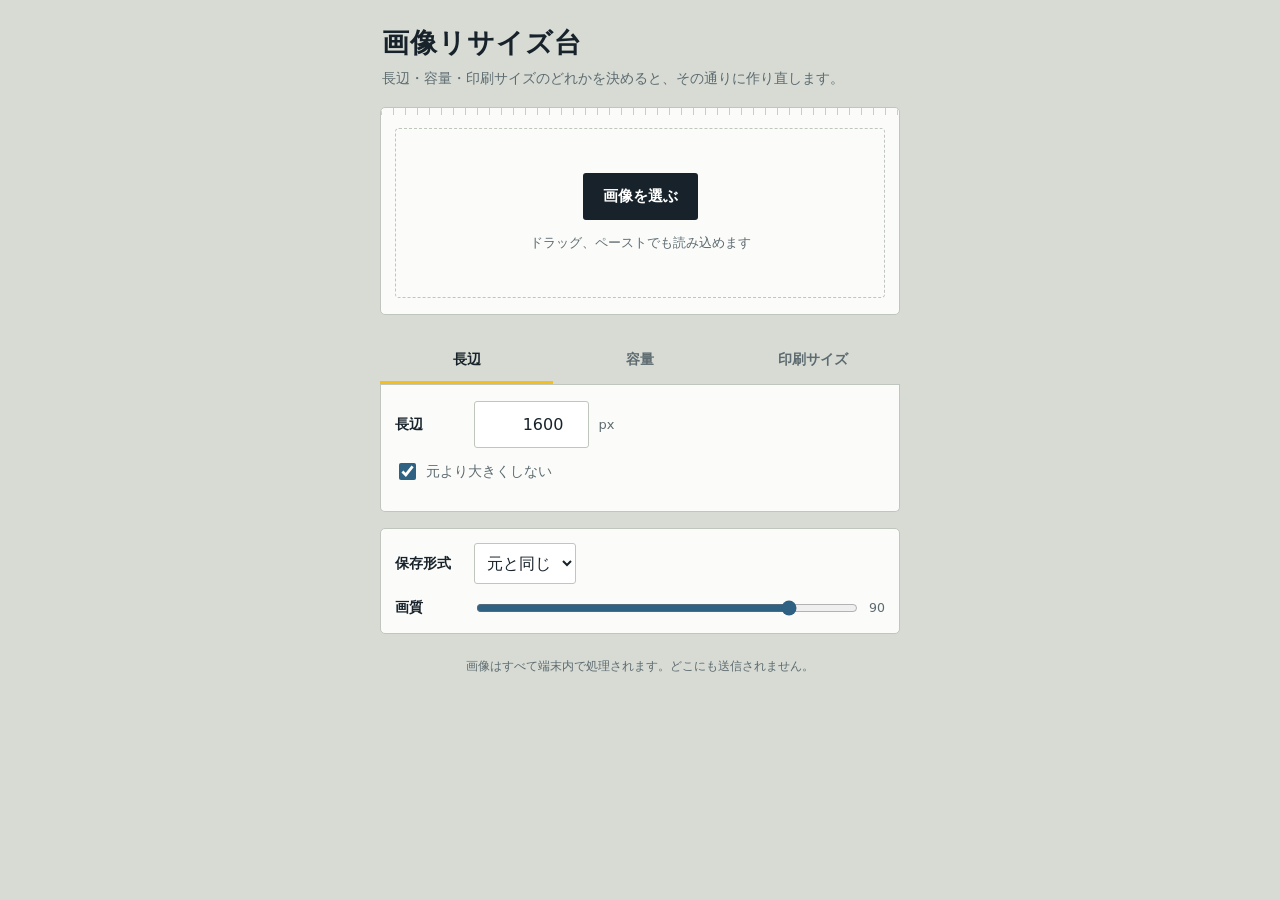
<file: resizer.html>
<!doctype html>
<html lang="ja">
<head>
<meta charset="utf-8">
<meta name="viewport" content="width=device-width,initial-scale=1,viewport-fit=cover">
<title>画像リサイズ台</title>
<style>
:root{
  --bench:#d7dbd4;      /* 作業台 */
  --panel:#fbfcfa;
  --ink:#17222a;
  --sub:#5d6b70;
  --line:#bfc6bd;
  --tape:#f2bf1f;       /* メジャーの黄 */
  --blue:#2f6183;
  --warn:#a8452c;
  --r:5px;
}
*{box-sizing:border-box}
html,body{margin:0}
body{
  background:var(--bench);
  color:var(--ink);
  font-family:"Hiragino Sans","Hiragino Kaku Gothic ProN","Yu Gothic",system-ui,sans-serif;
  font-size:15px;
  line-height:1.7;
  -webkit-text-size-adjust:100%;
  padding:0 14px calc(28px + env(safe-area-inset-bottom));
}
.wrap{max-width:520px;margin:0 auto}

header{padding:26px 2px 18px}
h1{
  margin:0;
  font-size:27px;
  font-weight:800;
  letter-spacing:.04em;
  line-height:1.25;
}
header p{margin:.5em 0 0;color:var(--sub);font-size:13.5px}

/* ---- ステージ ---- */
.stage{
  position:relative;
  background:var(--panel);
  border:1px solid var(--line);
  border-radius:var(--r);
  padding:14px 14px 16px;
}
.stage::before{ /* 目盛り */
  content:"";
  position:absolute;left:0;right:0;top:0;height:7px;
  background:
    repeating-linear-gradient(to right,var(--line) 0 1px,transparent 1px 12px);
  opacity:.85;
  border-radius:var(--r) var(--r) 0 0;
}
.drop{
  margin-top:6px;
  border:1.5px dashed var(--line);
  border-radius:4px;
  min-height:170px;
  display:flex;flex-direction:column;align-items:center;justify-content:center;
  gap:12px;text-align:center;padding:22px 16px;
}
.drop.over{border-color:var(--tape);background:#fdf8e6}
.drop p{margin:0;color:var(--sub);font-size:13px}
.pick{
  font:inherit;font-weight:700;
  background:var(--ink);color:#fff;border:0;border-radius:3px;
  padding:11px 20px;cursor:pointer;
}
.pick:focus-visible,button:focus-visible,input:focus-visible,select:focus-visible{
  outline:2.5px solid var(--blue);outline-offset:2px;
}
#preview{display:none;margin-top:6px}
#preview img{
  display:block;width:100%;height:auto;border-radius:3px;
  background:
    conic-gradient(#e9ece8 25%,#fff 0 50%,#e9ece8 0 75%,#fff 0) 0 0/16px 16px;
}
.srcline{
  margin:10px 0 0;font-size:12.5px;color:var(--sub);
  display:flex;flex-wrap:wrap;gap:4px 10px;
  font-variant-numeric:tabular-nums;
}
.srcline b{font-weight:600;color:var(--ink)}
.relink{
  margin-top:10px;background:none;border:1px solid var(--line);
  border-radius:3px;font:inherit;font-size:12.5px;color:var(--sub);
  padding:6px 12px;cursor:pointer;
}

/* ---- モード ---- */
.tabs{display:flex;gap:0;margin:22px 0 0;border-bottom:1px solid var(--line)}
.tabs button{
  flex:1;font:inherit;font-weight:700;font-size:14px;
  background:none;border:0;border-bottom:3px solid transparent;
  color:var(--sub);padding:11px 4px 9px;cursor:pointer;
}
.tabs button[aria-selected="true"]{color:var(--ink);border-bottom-color:var(--tape)}

.panel{
  display:none;background:var(--panel);
  border:1px solid var(--line);border-top:0;
  border-radius:0 0 var(--r) var(--r);
  padding:16px 14px;
}
.panel.on{display:block}
.panel .hint{margin:12px 0 0;font-size:12.5px;color:var(--sub)}

.row{display:flex;align-items:center;gap:9px;flex-wrap:wrap}
.row+.row{margin-top:12px}
label.f{font-size:13.5px;font-weight:600;min-width:5.2em}
input[type=number],input[type=text],select{
  font:inherit;font-size:16px;
  border:1px solid var(--line);border-radius:3px;background:#fff;
  padding:9px 10px;color:var(--ink);
  font-variant-numeric:tabular-nums;
}
input[type=number]{width:7.2em;text-align:right}
select{padding:9px 8px}
.unit{font-size:13px;color:var(--sub)}
.chk{display:flex;align-items:center;gap:7px;font-size:13.5px;color:var(--sub)}
.chk input{width:17px;height:17px;accent-color:var(--blue)}
input[type=range]{flex:1;min-width:130px;accent-color:var(--blue)}
.mm{font-size:12.5px;color:var(--sub);font-variant-numeric:tabular-nums}
.gridbtn{
  font:inherit;font-weight:700;font-size:14px;
  background:#fff;color:var(--ink);
  border:1.5px solid var(--ink);border-radius:3px;
  padding:10px 16px;cursor:pointer;width:100%;
}
.gridbtn:active{background:var(--tape)}
input[type=color]{
  width:44px;height:38px;padding:2px;background:#fff;
  border:1px solid var(--line);border-radius:3px;
}

/* ---- 出力設定 ---- */
.out-settings{
  margin-top:16px;background:var(--panel);
  border:1px solid var(--line);border-radius:var(--r);padding:14px
}

/* ---- 結果 ---- */
.result{
  margin-top:16px;border:1px solid var(--ink);border-radius:var(--r);
  background:var(--ink);color:#fff;padding:15px 15px 16px;
}
.result[hidden]{display:none}
.numbers{
  font-size:23px;font-weight:800;letter-spacing:.01em;
  font-variant-numeric:tabular-nums;margin:0;
}
.sub2{margin:5px 0 0;font-size:13px;color:#b8c4ca;font-variant-numeric:tabular-nums}
.acts{display:flex;gap:9px;margin-top:14px}
.acts a,.acts button{
  flex:1;text-align:center;font:inherit;font-weight:700;font-size:15px;
  padding:12px 8px;border-radius:3px;text-decoration:none;cursor:pointer;border:0;
}
.save{background:var(--tape);color:#17222a}
.share{background:transparent;color:#fff;border:1px solid #55646c!important}
.msg{margin:12px 0 0;font-size:13px;color:var(--warn)}
.msg:empty{display:none}
.busy{
  margin-top:16px;font-size:13px;color:var(--sub);
}
.busy[hidden]{display:none}
@media (prefers-reduced-motion:no-preference){
  .result{animation:pop .18s ease-out}
  @keyframes pop{from{transform:translateY(4px);opacity:.4}to{transform:none;opacity:1}}
}
footer{margin-top:22px;font-size:12px;color:var(--sub);text-align:center}
</style>
</head>
<body>
<div class="wrap">

<header>
  <h1>画像リサイズ台</h1>
  <p>長辺・容量・印刷サイズのどれかを決めると、その通りに作り直します。</p>
</header>

<section class="stage">
  <div class="drop" id="drop">
    <button class="pick" id="pick">画像を選ぶ</button>
    <p>ドラッグ、ペーストでも読み込めます</p>
  </div>
  <div id="preview">
    <img id="prevImg" alt="変換後のプレビュー">
    <p class="srcline" id="srcline"></p>
    <button class="relink" id="relink">別の画像に差し替える</button>
  </div>
  <input type="file" id="file" accept="image/*" hidden>
</section>

<nav class="tabs" role="tablist">
  <button role="tab" aria-selected="true" data-m="long">長辺</button>
  <button role="tab" aria-selected="false" data-m="size">容量</button>
  <button role="tab" aria-selected="false" data-m="print">印刷サイズ</button>
</nav>

<section class="panel on" id="p-long">
  <div class="row">
    <label class="f" for="longPx">長辺</label>
    <input type="number" id="longPx" value="1600" min="1" max="20000" inputmode="numeric">
    <span class="unit">px</span>
  </div>
  <div class="row">
    <label class="chk"><input type="checkbox" id="noUp" checked>元より大きくしない</label>
  </div>
  <p class="hint" id="longHint"></p>
</section>

<section class="panel" id="p-size">
  <div class="row">
    <label class="f" for="maxSize">上限</label>
    <input type="number" id="maxSize" value="500" min="1" step="1" inputmode="numeric">
    <select id="sizeUnit"><option value="1024">KB</option><option value="1048576">MB</option></select>
  </div>
  <p class="hint">画質を下げて足りなければ、自動で縮小します。PNGは画質を下げられないので縮小だけで合わせます。</p>
</section>

<section class="panel" id="p-print">
  <div class="row">
    <label class="f" for="pw">幅</label>
    <input type="number" id="pw" value="100" min="0.1" step="0.1" inputmode="decimal">
    <label class="f" for="ph" style="min-width:2.2em">高さ</label>
    <input type="number" id="ph" value="150" min="0.1" step="0.1" inputmode="decimal">
    <select id="pUnit">
      <option value="mm">mm</option><option value="cm">cm</option><option value="inch">inch</option>
    </select>
  </div>
  <div class="row">
    <label class="f" for="dpi">解像度</label>
    <input type="number" id="dpi" value="350" min="1" max="9600" inputmode="numeric">
    <span class="unit">dpi</span>
    <label class="chk"><input type="checkbox" id="keepAR" checked>縦横比を保つ</label>
  </div>
  <div class="row">
    <button class="gridbtn" id="mkGrid">画像なしで格子を作る</button>
  </div>
  <div id="gridOpts" hidden>
    <div class="row">
      <label class="f" for="gridColor">線の色</label>
      <input type="color" id="gridColor" value="#4a90c2">
      <label class="chk"><input type="checkbox" id="gridBG" checked>白地にする</label>
    </div>
    <p class="hint">0.5mm間隔。1mm・5mm・10mmの線を濃くします。</p>
  </div>
  <p class="hint" id="printHint"></p>
</section>

<section class="out-settings">
  <div class="row">
    <label class="f" for="fmt">保存形式</label>
    <select id="fmt">
      <option value="auto">元と同じ</option>
      <option value="image/jpeg">JPEG</option>
      <option value="image/png">PNG</option>
      <option value="image/webp">WebP</option>
    </select>
  </div>
  <div class="row" id="qRow">
    <label class="f" for="q">画質</label>
    <input type="range" id="q" min="40" max="100" value="90">
    <span class="mm" id="qv">90</span>
  </div>
</section>

<p class="busy" id="busy" hidden>作成中…</p>

<section class="result" id="result" hidden>
  <p class="numbers" id="outDim">—</p>
  <p class="sub2" id="outMeta"></p>
  <div class="acts">
    <a class="save" id="save" download>保存</a>
    <button class="share" id="share" hidden>共有</button>
  </div>
  <p class="msg" id="msg"></p>
</section>

<footer>画像はすべて端末内で処理されます。どこにも送信されません。</footer>
</div>

<script>
(function(){
'use strict';
const $ = s => document.querySelector(s);
const clamp = (v,a,b) => Math.min(b,Math.max(a,v));

/* ===== 状態 ===== */
let img = null;          // HTMLImageElement（EXIF向きは img が解決）
let srcFile = null;
let srcDpi = null;
let srcObjURL = null;
let outObjURL = null;
let mode = 'long';
let gridMode = false;
let seq = 0;

/* ===== 形式 ===== */
const webpOK = (function(){
  const c = document.createElement('canvas'); c.width=c.height=1;
  return c.toDataURL('image/webp').indexOf('image/webp') === 5;
})();
if(!webpOK){ const o = $('#fmt').querySelector('[value="image/webp"]'); if(o) o.remove(); }

function outType(){
  const v = $('#fmt').value;
  if(v !== 'auto') return v;
  if(gridMode) return 'image/png';
  const t = (srcFile && srcFile.type) || '';
  if(t === 'image/png') return 'image/png';
  if(t === 'image/webp' && webpOK) return 'image/webp';
  return 'image/jpeg';
}
const lossy = t => t === 'image/jpeg' || t === 'image/webp';
const ext = t => t === 'image/png' ? 'png' : t === 'image/webp' ? 'webp' : 'jpg';

/* ===== 読み込み ===== */
$('#pick').onclick = () => $('#file').click();
$('#relink').onclick = () => $('#file').click();
$('#file').onchange = e => { if(e.target.files[0]) load(e.target.files[0]); };

const drop = $('#drop');
['dragenter','dragover'].forEach(k => document.addEventListener(k, e => {
  e.preventDefault(); drop.classList.add('over');
}));
['dragleave','drop'].forEach(k => document.addEventListener(k, e => {
  e.preventDefault(); if(k === 'dragleave' && e.target !== drop) return; drop.classList.remove('over');
}));
document.addEventListener('drop', e => {
  const f = e.dataTransfer && e.dataTransfer.files[0];
  if(f && f.type.startsWith('image/')) load(f);
});
document.addEventListener('paste', e => {
  const items = e.clipboardData && e.clipboardData.files;
  if(items && items[0] && items[0].type.startsWith('image/')) load(items[0]);
});

function load(file){
  srcFile = file;
  if(srcObjURL) URL.revokeObjectURL(srcObjURL);
  srcObjURL = URL.createObjectURL(file);
  const im = new Image();
  im.onload = async () => {
    img = im;
    gridMode = false;
    $('#gridOpts').hidden = true;
    srcDpi = await readDpi(file).catch(() => null);
    $('#drop').style.display = 'none';
    $('#preview').style.display = 'block';
    updateQRow();
    syncPrintFromImage();
    showSrc();
    run();
  };
  im.onerror = () => {
    $('#msg').textContent = 'この画像は読み込めませんでした。別のファイルで試してください。';
    $('#result').hidden = false;
  };
  im.src = srcObjURL;
}

function showSrc(){
  $('#relink').textContent = '別の画像に差し替える';
  const bits = [
    '<b>' + escapeHTML(srcFile.name) + '</b>',
    img.naturalWidth + ' × ' + img.naturalHeight + ' px',
    fmtBytes(srcFile.size)
  ];
  if(srcDpi) bits.push(srcDpi + ' dpi');
  $('#srcline').innerHTML = bits.join('<span>/</span>');
}
function escapeHTML(s){ return s.replace(/[&<>"]/g, c => ({'&':'&amp;','<':'&lt;','>':'&gt;','"':'&quot;'}[c])); }
function fmtBytes(b){
  if(b < 1024) return b + ' B';
  if(b < 1024*1024) return (b/1024).toFixed(b < 10240 ? 1 : 0) + ' KB';
  return (b/1048576).toFixed(2) + ' MB';
}

/* ===== タブ ===== */
document.querySelectorAll('.tabs button').forEach(b => {
  b.onclick = () => {
    mode = b.dataset.m;
    document.querySelectorAll('.tabs button').forEach(x => x.setAttribute('aria-selected', x === b));
    ['long','size','print'].forEach(m => $('#p-' + m).classList.toggle('on', m === mode));
    updateQRow();
    run();
  };
});

/* ===== 入力 ===== */
let timer = null;
function schedule(){ clearTimeout(timer); timer = setTimeout(run, 260); }
['#longPx','#maxSize','#sizeUnit','#dpi','#pUnit','#noUp','#keepAR','#fmt'].forEach(s => {
  $(s).addEventListener('input', () => { if(s === '#fmt') updateQRow(); schedule(); });
  $(s).addEventListener('change', () => { if(s === '#fmt') updateQRow(); schedule(); });
});
$('#q').addEventListener('input', () => { $('#qv').textContent = $('#q').value; schedule(); });

let arLock = null;
$('#pw').addEventListener('input', () => { arLock = 'w'; syncAR(); schedule(); });
$('#ph').addEventListener('input', () => { arLock = 'h'; syncAR(); schedule(); });
$('#keepAR').addEventListener('change', () => { arLock = 'w'; syncAR(); schedule(); });

function syncAR(){
  if(!img || gridMode || !$('#keepAR').checked) return;
  const ar = img.naturalWidth / img.naturalHeight;
  if(arLock === 'w'){
    const w = parseFloat($('#pw').value);
    if(w > 0) $('#ph').value = round2(w / ar);
  }else{
    const h = parseFloat($('#ph').value);
    if(h > 0) $('#pw').value = round2(h * ar);
  }
}
function syncPrintFromImage(){
  if(!img) return;
  const dpi = clamp(parseInt($('#dpi').value,10) || 350, 1, 9600);
  const u = $('#pUnit').value;
  $('#pw').value = round2(toUnit(img.naturalWidth / dpi, u));
  $('#ph').value = round2(toUnit(img.naturalHeight / dpi, u));
}
const round2 = v => Math.round(v * 100) / 100;
const toUnit = (inch,u) => u === 'mm' ? inch*25.4 : u === 'cm' ? inch*2.54 : inch;
const toInch = (v,u) => u === 'mm' ? v/25.4 : u === 'cm' ? v/2.54 : v;

function updateQRow(){
  const t = outType();
  $('#qRow').style.display = (lossy(t) && mode !== 'size') ? 'flex' : 'none';
}
updateQRow();

/* ===== 縮小・拡大 ===== */
function resizeTo(w,h){
  let cur = img, cw = img.naturalWidth, ch = img.naturalHeight;
  while(cw > w*2 && ch > h*2){
    cw = Math.max(w, Math.floor(cw/2));
    ch = Math.max(h, Math.floor(ch/2));
    const c = document.createElement('canvas');
    c.width = cw; c.height = ch;
    const x = c.getContext('2d');
    x.imageSmoothingEnabled = true; x.imageSmoothingQuality = 'high';
    x.drawImage(cur, 0, 0, cw, ch);
    cur = c;
  }
  const out = document.createElement('canvas');
  out.width = w; out.height = h;
  const ctx = out.getContext('2d');
  ctx.imageSmoothingEnabled = true; ctx.imageSmoothingQuality = 'high';
  ctx.drawImage(cur, 0, 0, w, h);
  return out;
}
const toBlob = (c,t,q) => new Promise(res => c.toBlob(res, t, q));

/* ===== 本体 ===== */
async function run(){
  if(gridMode && mode === 'print') return runGrid();
  if(!img) return;
  const my = ++seq;
  $('#busy').hidden = false;
  $('#msg').textContent = '';
  const t = outType();
  let res = null, note = '';

  try{
    if(mode === 'long'){
      const L = clamp(parseInt($('#longPx').value,10) || 1, 1, 20000);
      const sMax = Math.max(img.naturalWidth, img.naturalHeight);
      let r = L / sMax;
      if($('#noUp').checked && r > 1) { r = 1; note = '元の画像より大きくなるため、そのままの大きさで保存します。'; }
      const cap = capPixels(sz(r));
      if(cap.capped) note = '端末で扱える上限を超えたため、' + cap.d.w + ' × ' + cap.d.h + ' px に抑えました。';
      res = await encode(cap.d, t);
    }else if(mode === 'size'){
      const target = Math.round((parseFloat($('#maxSize').value) || 1) * parseInt($('#sizeUnit').value,10));
      res = await fitSize(target, t);
      if(res && res.blob.size > target) note = 'これ以上小さくできませんでした。上限を上げるか、形式をJPEGにしてみてください。';
    }else{
      const u = $('#pUnit').value;
      const dpi = clamp(parseInt($('#dpi').value,10) || 1, 1, 9600);
      const w = Math.max(1, Math.round(toInch(parseFloat($('#pw').value) || 0, u) * dpi));
      const h = Math.max(1, Math.round(toInch(parseFloat($('#ph').value) || 0, u) * dpi));
      const cap = capPixels({w:clamp(w,1,20000), h:clamp(h,1,20000)});
      res = await encode(cap.d, t, dpi);
      if(w > img.naturalWidth) note = '元より拡大しています。印刷では甘く見えることがあります。';
      if(cap.capped) note = '端末で扱える上限を超えたため、' + cap.d.w + ' × ' + cap.d.h + ' px に抑えました。指定サイズより粗くなります。';
    }
  }catch(err){
    if(my !== seq) return;
    $('#busy').hidden = true;
    $('#msg').textContent = '作成に失敗しました。画像が大きすぎる可能性があります。';
    $('#result').hidden = false;
    return;
  }
  if(my !== seq || !res) { if(my === seq) $('#busy').hidden = true; return; }

  $('#busy').hidden = true;
  show(res, note);
}

/* iOSのcanvas上限対策：総ピクセル数を抑える */
const MAXPX = 16000000;
function capPixels(d){
  if(d.w * d.h <= MAXPX) return {d, capped:false};
  const k = Math.sqrt(MAXPX / (d.w * d.h));
  return {d:{w:Math.max(1,Math.floor(d.w*k)), h:Math.max(1,Math.floor(d.h*k))}, capped:true};
}

function sz(r){
  return {
    w: clamp(Math.round(img.naturalWidth * r), 1, 20000),
    h: clamp(Math.round(img.naturalHeight * r), 1, 20000)
  };
}

async function encode(d, t, dpi){
  const canvas = resizeTo(d.w, d.h);
  const q = lossy(t) ? clamp(parseInt($('#q').value,10) / 100, .4, 1) : undefined;
  let blob = await toBlob(canvas, t, q);
  if(dpi) blob = await stampDpi(blob, t, dpi);
  return {blob, w:d.w, h:d.h, q:lossy(t) ? q : null, dpi:dpi || null};
}

async function fitSize(target, t){
  let r = 1, best = null;
  for(let i = 0; i < 9; i++){
    const d = capPixels(sz(r)).d;
    const canvas = resizeTo(d.w, d.h);
    if(!lossy(t)){
      const b = await toBlob(canvas, t);
      if(b.size <= target) return {blob:b, w:d.w, h:d.h, q:null, dpi:null};
      best = {blob:b, w:d.w, h:d.h, q:null, dpi:null};
      r *= clamp(Math.sqrt(target / b.size) * .92, .3, .9);
    }else{
      const low = await toBlob(canvas, t, .4);
      if(low.size <= target){
        let lo = .4, hi = .97, bb = low, bq = .4;
        for(let k = 0; k < 7; k++){
          const q = (lo + hi) / 2;
          const b = await toBlob(canvas, t, q);
          if(b.size <= target){ lo = q; bb = b; bq = q; } else hi = q;
        }
        return {blob:bb, w:d.w, h:d.h, q:bq, dpi:null};
      }
      best = {blob:low, w:d.w, h:d.h, q:.4, dpi:null};
      r *= clamp(Math.sqrt(target / low.size) * .92, .3, .9);
    }
    if(Math.round(img.naturalWidth * r) < 8 || Math.round(img.naturalHeight * r) < 8) break;
  }
  return best;
}

/* ===== 0.5mm 格子 ===== */
$('#mkGrid').onclick = () => {
  gridMode = true;
  $('#gridOpts').hidden = false;
  updateQRow();
  run();
};
['#gridColor','#gridBG'].forEach(s => {
  $(s).addEventListener('input', () => { if(gridMode) schedule(); });
  $(s).addEventListener('change', () => { if(gridMode) schedule(); });
});

async function runGrid(){
  const my = ++seq;
  $('#busy').hidden = false;
  $('#msg').textContent = '';

  const u = $('#pUnit').value;
  const dpi = clamp(parseInt($('#dpi').value,10) || 1, 1, 9600);
  const mmW = toInch(parseFloat($('#pw').value) || 0, u) * 25.4;
  const mmH = toInch(parseFloat($('#ph').value) || 0, u) * 25.4;
  if(mmW <= 0 || mmH <= 0){
    $('#busy').hidden = true;
    $('#msg').textContent = '幅と高さを入力してください。';
    $('#result').hidden = false;
    return;
  }

  const per = dpi / 25.4;                       // 1mm あたりの px
  const cap = capPixels({w:Math.max(1,Math.round(mmW*per)), h:Math.max(1,Math.round(mmH*per))});
  const W = cap.d.w, H = cap.d.h;
  const step = (W / mmW) * 0.5;                 // 0.5mm の px（上限で縮んだ場合も合わせる）

  const c = document.createElement('canvas');
  c.width = W; c.height = H;
  const ctx = c.getContext('2d');
  const t = outType();
  if($('#gridBG').checked || t !== 'image/png'){
    ctx.fillStyle = '#ffffff';
    ctx.fillRect(0, 0, W, H);
  }

  const rgb = hexRGB($('#gridColor').value);
  const base = Math.max(1, Math.round(dpi / 350));
  const style = [
    {a:.30, w:base},       // 0.5mm
    {a:.50, w:base},       // 1mm
    {a:.75, w:base * 2},   // 5mm
    {a:1,   w:base * 3}    // 10mm
  ];
  const lvl = i => i % 20 === 0 ? 3 : i % 10 === 0 ? 2 : i % 2 === 0 ? 1 : 0;

  const nX = Math.floor(W / step), nY = Math.floor(H / step);
  for(let i = 0; i <= nX; i++){
    const s = style[lvl(i)];
    ctx.fillStyle = 'rgba(' + rgb + ',' + s.a + ')';
    ctx.fillRect(clamp(Math.round(i*step - s.w/2), 0, W - s.w), 0, s.w, H);
  }
  for(let j = 0; j <= nY; j++){
    const s = style[lvl(j)];
    ctx.fillStyle = 'rgba(' + rgb + ',' + s.a + ')';
    ctx.fillRect(0, clamp(Math.round(j*step - s.w/2), 0, H - s.w), W, s.w);
  }

  const q = lossy(t) ? clamp(parseInt($('#q').value,10)/100, .4, 1) : undefined;
  let blob = await toBlob(c, t, q);
  blob = await stampDpi(blob, t, dpi);
  if(my !== seq) return;

  let note = '';
  if(cap.capped) note = '端末で扱える上限を超えたため ' + W + ' × ' + H + ' px に抑えました。0.5mm間隔は保っていますが、指定dpiより粗くなります。';
  else if(step < 2) note = '0.5mmが ' + step.toFixed(1) + ' px しかありません。dpiを上げると線が潰れません。';

  $('#busy').hidden = true;
  show({
    blob, w:W, h:H, q:lossy(t) ? q : null, dpi,
    name:'grid_0.5mm_' + round2(mmW) + 'x' + round2(mmH) + 'mm_' + dpi + 'dpi',
    label:round2(mmW) + ' × ' + round2(mmH) + ' mm の格子'
  }, note);
}

function hexRGB(h){
  const n = parseInt(h.slice(1), 16);
  return [(n >> 16) & 255, (n >> 8) & 255, n & 255].join(',');
}

function show(res, note){
  if(outObjURL) URL.revokeObjectURL(outObjURL);
  outObjURL = URL.createObjectURL(res.blob);
  $('#prevImg').src = outObjURL;
  $('#drop').style.display = 'none';
  $('#preview').style.display = 'block';
  if(res.label){
    $('#srcline').innerHTML = '<b>' + escapeHTML(res.label) + '</b>';
    $('#relink').textContent = '画像を読み込む';
  }

  $('#outDim').textContent = res.w + ' × ' + res.h + ' px';
  const meta = [fmtBytes(res.blob.size)];
  if(srcFile && !res.label) meta.push('元の ' + Math.round(res.blob.size / srcFile.size * 100) + '%');
  if(res.q) meta.push('画質 ' + Math.round(res.q * 100));
  if(res.dpi) meta.push(res.dpi + ' dpi');
  $('#outMeta').textContent = meta.join('  /  ');

  const t = outType();
  let name;
  if(res.label){
    name = res.name + '.' + ext(t);
  }else{
    const stem = (srcFile.name || 'image').replace(/\.[^.]+$/, '');
    const tag = mode === 'long' ? (res.w >= res.h ? res.w + 'px' : res.h + 'px')
              : mode === 'size' ? Math.round(res.blob.size / 1024) + 'KB'
              : res.dpi + 'dpi';
    name = stem + '_' + tag + '.' + ext(t);
  }
  const a = $('#save');
  a.href = outObjURL;
  a.download = name;

  const file = new File([res.blob], name, {type:t});
  const sb = $('#share');
  if(navigator.canShare && navigator.canShare({files:[file]})){
    sb.hidden = false;
    sb.onclick = () => navigator.share({files:[file]}).catch(() => {});
  }else sb.hidden = true;

  $('#msg').textContent = note || '';
  $('#result').hidden = false;
  hints(res);
}

function hints(res){
  if(img){
    const sMax = Math.max(img.naturalWidth, img.naturalHeight);
    $('#longHint').textContent = '元の長辺は ' + sMax + ' px です。';
    const dpi = clamp(parseInt($('#dpi').value,10) || 350, 1, 9600);
    const u = $('#pUnit').value;
    $('#printHint').textContent = '元画像は ' + dpi + ' dpi なら '
      + round2(toUnit(img.naturalWidth/dpi, u)) + ' × ' + round2(toUnit(img.naturalHeight/dpi, u)) + ' ' + u + ' です。';
  }
}

/* ===== dpi をファイルに書き込む ===== */
async function stampDpi(blob, type, dpi){
  try{
    const buf = await blob.arrayBuffer();
    if(type === 'image/jpeg') return new Blob([jpegDpi(buf, dpi)], {type});
    if(type === 'image/png')  return new Blob([pngDpi(buf, dpi)],  {type});
    return blob; // WebP は解像度情報を持たない
  }catch(e){ return blob; }
}

function jpegDpi(buf, dpi){
  const b = new Uint8Array(buf);
  if(b[0] !== 0xFF || b[1] !== 0xD8) return buf;
  const hi = (dpi >> 8) & 255, lo = dpi & 255;
  if(b[2] === 0xFF && b[3] === 0xE0 && b[6] === 0x4A && b[7] === 0x46 && b[8] === 0x49 && b[9] === 0x46 && b[10] === 0x00){
    b[13] = 1; b[14] = hi; b[15] = lo; b[16] = hi; b[17] = lo;
    return b.buffer;
  }
  const app0 = new Uint8Array([0xFF,0xE0,0x00,0x10,0x4A,0x46,0x49,0x46,0x00,0x01,0x02,1,hi,lo,hi,lo,0,0]);
  const out = new Uint8Array(b.length + app0.length);
  out.set(b.subarray(0,2), 0);
  out.set(app0, 2);
  out.set(b.subarray(2), 2 + app0.length);
  return out.buffer;
}

let crcT = null;
function crc32(bytes){
  if(!crcT){
    crcT = new Uint32Array(256);
    for(let n = 0; n < 256; n++){
      let c = n;
      for(let k = 0; k < 8; k++) c = (c & 1) ? (0xEDB88320 ^ (c >>> 1)) : (c >>> 1);
      crcT[n] = c >>> 0;
    }
  }
  let c = 0xFFFFFFFF;
  for(let i = 0; i < bytes.length; i++) c = crcT[(c ^ bytes[i]) & 0xFF] ^ (c >>> 8);
  return (c ^ 0xFFFFFFFF) >>> 0;
}

function pngDpi(buf, dpi){
  const b = new Uint8Array(buf), dv = new DataView(buf);
  if(b[0] !== 0x89 || b[1] !== 0x50) return buf;
  const ppm = Math.round(dpi / 0.0254);
  const chunk = new Uint8Array(21);
  const cv = new DataView(chunk.buffer);
  cv.setUint32(0, 9);
  chunk.set([0x70,0x48,0x59,0x73], 4); // pHYs
  cv.setUint32(8, ppm); cv.setUint32(12, ppm); chunk[16] = 1;
  cv.setUint32(17, crc32(chunk.subarray(4, 17)));

  let pos = 8, at = -1, oldLen = -1;
  while(pos + 12 <= b.length){
    const len = dv.getUint32(pos);
    const t = String.fromCharCode(b[pos+4], b[pos+5], b[pos+6], b[pos+7]);
    if(t === 'pHYs'){ at = pos; oldLen = len; break; }
    if(t === 'IDAT'){ at = pos; break; }
    pos += 12 + len;
  }
  if(at < 0) return buf;
  if(oldLen >= 0){
    const out = new Uint8Array(b.length - (12 + oldLen) + 21);
    out.set(b.subarray(0, at), 0);
    out.set(chunk, at);
    out.set(b.subarray(at + 12 + oldLen), at + 21);
    return out.buffer;
  }
  const out = new Uint8Array(b.length + 21);
  out.set(b.subarray(0, at), 0);
  out.set(chunk, at);
  out.set(b.subarray(at), at + 21);
  return out.buffer;
}

async function readDpi(file){
  const buf = await file.slice(0, 65536).arrayBuffer();
  const b = new Uint8Array(buf), dv = new DataView(buf);
  if(b[0] === 0xFF && b[1] === 0xD8){
    if(b[2] === 0xFF && b[3] === 0xE0 && b[6] === 0x4A && b[7] === 0x46 && b[8] === 0x49 && b[9] === 0x46){
      const u = b[13], x = dv.getUint16(14);
      if(x > 0){ if(u === 1) return x; if(u === 2) return Math.round(x * 2.54); }
    }
    return null;
  }
  if(b[0] === 0x89 && b[1] === 0x50){
    let pos = 8;
    while(pos + 12 <= b.length){
      const len = dv.getUint32(pos);
      const t = String.fromCharCode(b[pos+4], b[pos+5], b[pos+6], b[pos+7]);
      if(t === 'pHYs'){
        const x = dv.getUint32(pos + 8);
        return (b[pos + 16] === 1 && x > 0) ? Math.round(x * 0.0254) : null;
      }
      if(t === 'IDAT') break;
      pos += 12 + len;
    }
  }
  return null;
}
})();
</script>
</body>
</html>
</file>
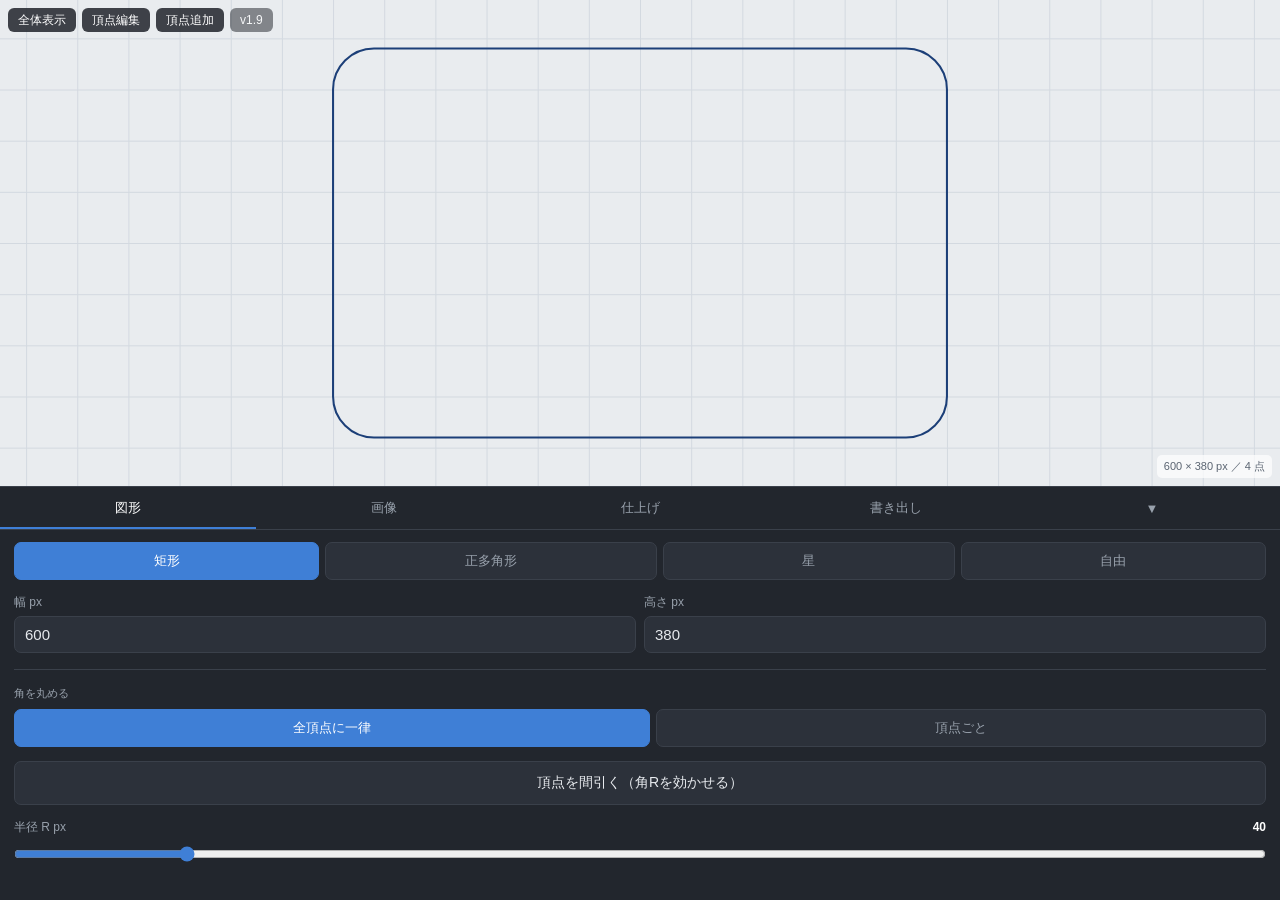
<file: shaper.html>
<!DOCTYPE html>
<html lang="ja">
<head>
<meta charset="utf-8">
<meta name="viewport" content="width=device-width,initial-scale=1,viewport-fit=cover,user-scalable=no">
<title>SHAPER — 角R & 輪郭抽出</title>
<style>
:root{
  --paper:#e9ecef;
  --grid:#d3d9e0;
  --ink:#1c3f78;        /* 輪郭線 */
  --ink-fill:rgba(28,63,120,.14);
  --amber:#b8791b;      /* 選択中の頂点 */
  --panel:#22262d;
  --panel-2:#2c313a;
  --line:#3a404a;
  --txt:#e7eaee;
  --muted:#98a1ac;
  --blue:#3f7fd6;
}
*{box-sizing:border-box;-webkit-tap-highlight-color:transparent}
html,body{margin:0;height:100%;overflow:hidden;background:var(--panel);
  font-family:-apple-system,BlinkMacSystemFont,"Hiragino Sans","Helvetica Neue",sans-serif;
  color:var(--txt);font-size:14px;-webkit-text-size-adjust:100%}
#app{display:flex;flex-direction:column;height:100%;height:100vh;height:100dvh}

/* ---- 描画エリア ---- */
#stage{position:relative;flex:1;min-height:180px;background:var(--paper)}
#cv{display:block;width:100%;height:100%;touch-action:none}
#hud{position:absolute;left:8px;top:calc(8px + env(safe-area-inset-top));
  display:flex;gap:6px;flex-wrap:wrap;pointer-events:none}
.chip{pointer-events:auto;background:rgba(34,38,45,.86);color:#fff;border:0;
  padding:6px 10px;border-radius:6px;font-size:12px;line-height:1}
.chip.on{background:var(--blue)}
#readout{position:absolute;right:8px;bottom:8px;font-size:11px;color:#5b6572;
  background:rgba(255,255,255,.7);padding:4px 7px;border-radius:5px}

/* ---- パネル ---- */
#panel{background:var(--panel);border-top:1px solid var(--line);
  height:46vh;height:46dvh;display:flex;flex-direction:column;transition:height .18s ease;
  padding-bottom:env(safe-area-inset-bottom)}
#panel.min{height:44px}
#tabs{display:flex;align-items:stretch;border-bottom:1px solid var(--line);flex:0 0 auto}
#tabs button{flex:1;background:none;border:0;color:var(--muted);padding:12px 0;font-size:13px}
#tabs button.on{color:#fff;box-shadow:inset 0 -2px 0 var(--blue)}
#toggle{flex:0 0 44px;color:var(--muted)!important;box-shadow:none!important}
#pages{flex:1;min-height:0;overflow-y:auto;-webkit-overflow-scrolling:touch;padding:12px 14px 26px}
.page{display:none}.page.on{display:block}

.row{margin:0 0 14px}
.lab{display:flex;justify-content:space-between;align-items:baseline;
  color:var(--muted);font-size:12px;margin-bottom:5px}
.lab b{color:#fff;font-weight:600;font-variant-numeric:tabular-nums}
input[type=range]{width:100%;margin:0;accent-color:var(--blue);height:26px}
input[type=number],select{width:100%;background:var(--panel-2);border:1px solid var(--line);
  color:var(--txt);border-radius:7px;padding:9px 10px;font-size:15px}
.seg{display:flex;gap:6px;flex-wrap:wrap}
.seg button{flex:1 1 auto;min-width:64px;background:var(--panel-2);border:1px solid var(--line);
  color:var(--muted);border-radius:7px;padding:9px 6px;font-size:13px}
.seg button.on{background:var(--blue);border-color:var(--blue);color:#fff}
.btn{width:100%;background:var(--panel-2);border:1px solid var(--line);color:var(--txt);
  border-radius:7px;padding:12px;font-size:14px}
.btn.pri{background:var(--blue);border-color:var(--blue);color:#fff}
.two{display:flex;gap:8px}.two>*{flex:1}
.note{color:var(--muted);font-size:11.5px;line-height:1.5;margin:-6px 0 14px}
.chk{display:flex;align-items:center;gap:8px;color:var(--muted);font-size:13px;padding:6px 0}
.chk input{width:18px;height:18px;accent-color:var(--blue)}
hr{border:0;border-top:1px solid var(--line);margin:16px 0}
.hd{font-size:11px;color:var(--muted);margin:0 0 8px}
#err{position:fixed;top:0;left:0;right:0;z-index:99;display:none;background:#8c2f2f;color:#fff;
  font-size:11px;line-height:1.4;padding:6px 8px;white-space:pre-wrap}
#file{position:absolute;left:-9999px;width:1px;height:1px;opacity:0}
</style>
</head>
<body>
<div id="err"></div>
<div id="app">
  <div id="stage">
    <canvas id="cv"></canvas>
    <div id="hud">
      <button class="chip" id="cFit">全体表示</button>
      <button class="chip" id="cEdit">頂点編集</button>
      <button class="chip" id="cAdd">頂点追加</button>
      <span class="chip" id="ver" style="opacity:.6">v1.9</span>
    </div>
    <div id="readout"></div>
  </div>

  <div id="panel">
    <div id="tabs">
      <button data-p="shape" class="on">図形</button>
      <button data-p="image">画像</button>
      <button data-p="finish">仕上げ</button>
      <button data-p="out">書き出し</button>
      <button id="toggle">▼</button>
    </div>
    <div id="pages">

      <!-- 図形 -->
      <div class="page on" data-page="shape">
        <div class="row">
          <div class="seg" id="shapeType">
            <button data-t="rect" class="on">矩形</button>
            <button data-t="poly">正多角形</button>
            <button data-t="star">星</button>
            <button data-t="free">自由</button>
          </div>
        </div>
        <div id="pRect">
          <div class="two row">
            <div><div class="lab">幅 px</div><input type="number" id="rw" value="600"></div>
            <div><div class="lab">高さ px</div><input type="number" id="rh" value="380"></div>
          </div>
        </div>
        <div id="pPoly" style="display:none">
          <div class="row"><div class="lab">頂点数 <b id="vN">6</b></div>
            <input type="range" id="pn" min="3" max="24" value="6"></div>
          <div class="row"><div class="lab">サイズ px <b id="vSz">300</b></div>
            <input type="range" id="psz" min="40" max="900" value="300"></div>
        </div>
        <div id="pStar" style="display:none">
          <div class="row"><div class="lab">先端の数 <b id="vSn">5</b></div>
            <input type="range" id="sn" min="3" max="16" value="5"></div>
          <div class="row"><div class="lab">くぼみ % <b id="vSi">45</b></div>
            <input type="range" id="si" min="10" max="90" value="45"></div>
          <div class="row"><div class="lab">サイズ px <b id="vSs">300</b></div>
            <input type="range" id="ss" min="40" max="900" value="300"></div>
        </div>
        <div id="pFree" style="display:none">
          <p class="note">「頂点追加」をオンにして画面をタップすると点が増えます。頂点編集中はドラッグで移動できます。</p>
          <button class="btn" id="clearFree">頂点を全部消す</button>
        </div>

        <hr>
        <p class="hd">角を丸める</p>
        <div class="row">
          <div class="seg" id="rMode">
            <button data-m="uniform" class="on">全頂点に一律</button>
            <button data-m="each">頂点ごと</button>
          </div>
        </div>
        <button class="btn" id="thin" style="margin-bottom:14px">頂点を間引く（角Rを効かせる）</button>
        <div class="row">
          <div class="lab"><span id="rLab">半径 R px</span> <b id="vR">40</b></div>
          <input type="range" id="rr" min="0" max="400" value="40">
        </div>
        <div class="two row" id="eachTools" style="display:none">
          <button class="btn" id="applyAll">この値を全頂点へ</button>
          <button class="btn" id="rZero">選択を0に</button>
        </div>
        <p class="note" id="selNote">頂点ごとモードでは、頂点編集をオンにして丸めたい角をタップしてください。</p>
      </div>

      <!-- 画像 -->
      <div class="page" data-page="image">
        <div class="row"><button class="btn pri" id="pick">PNG / 画像を読み込む</button>
          <input type="file" id="file" accept="image/*"></div>
        <p class="note" id="imgStat">画像は未読み込みです。</p>
        <div class="row">
          <div class="lab">輪郭の判定基準</div>
          <select id="basis">
            <option value="alpha">アルファ（透過）</option>
            <option value="bg">背景色を抜く</option>
            <option value="lum">輝度しきい値</option>
          </select>
        </div>
        <div class="row" id="rowTh">
          <div class="lab">しきい値 <b id="vTh">0.50</b></div>
          <input type="range" id="th" min="0.02" max="0.98" step="0.01" value="0.5">
        </div>
        <div class="row" id="rowBg" style="display:none">
          <div class="lab">背景色</div>
          <div class="two">
            <input type="color" id="bgc" value="#ffffff" style="height:42px;padding:4px">
            <button class="btn" id="autoBg">四隅から取得</button>
          </div>
        </div>
        <div class="row" id="rowTol" style="display:none">
          <div class="lab">許容差 <b id="vTol">0.18</b></div>
          <input type="range" id="tol" min="0.01" max="0.6" step="0.01" value="0.18">
        </div>
        <div class="chk"><input type="checkbox" id="inv"><label for="inv">内外を反転</label></div>
        <div class="chk"><input type="checkbox" id="showImg" checked><label for="showImg">下絵を表示</label></div>
        <div class="chk"><input type="checkbox" id="roundImg"><label for="roundImg">抽出した輪郭にも角Rをかける</label></div>
        <div class="row">
          <div class="lab">小さい輪郭を無視 <b id="vMin">0.5</b>%</div>
          <input type="range" id="minA" min="0" max="10" step="0.1" value="0.5">
        </div>
        <p class="note">穴の空いた形もそのまま抜けます（偶奇規則）。</p>
        <hr>
        <p class="hd">頂点として取り出す</p>
        <div class="row">
          <div class="lab">多角形に近似する角数</div>
          <select id="pgN">
            <option value="0">自動判定</option>
            <option value="3">3</option><option value="4">4</option>
            <option value="5">5</option><option value="6">6</option>
            <option value="8">8</option><option value="12">12</option>
          </select>
        </div>
        <div class="chk"><input type="checkbox" id="snapHV" checked><label for="snapHV">水平・垂直に近い辺はそろえる</label></div>
        <div class="two row">
          <button class="btn" id="toShape">点のまま送る</button>
          <button class="btn pri" id="toPoly">多角形として送る</button>
        </div>
        <p class="note" id="fitNote"></p>
      </div>

      <!-- 仕上げ -->
      <div class="page" data-page="finish">
        <div class="row">
          <div class="lab">輪郭全体を丸める R <b id="vMo">0</b> px</div>
          <input type="range" id="mo" min="0" max="80" step="1" value="0">
        </div>
        <p class="note">画像から抽出した輪郭用。膨張と収縮を組み合わせ、出っ張りもへこみも半径R以下の曲率に揃えます。点の密度に左右されません（計算に0.3秒ほどかかります）。</p>
        <div class="row">
          <div class="lab">太らせる / 痩せさせる <b id="vOf">0</b> px</div>
          <input type="range" id="of" min="-60" max="60" step="0.5" value="0">
        </div>
        <p class="note">距離場から等高線を引き直す方式なので、大きく動かしても線が破綻しません。画像モードのみ有効です。</p>
        <div class="row">
          <div class="lab">フチ（白フチ／カット線）の幅 <b id="vEd">0</b> px</div>
          <input type="range" id="ed" min="0" max="120" step="1" value="0">
        </div>
        <div class="two row">
          <div><div class="lab">印刷解像度 dpi</div><input type="number" id="dpi" value="350"></div>
          <div><div class="lab">フチの実寸</div>
            <div id="edMM" style="padding:10px 2px;font-variant-numeric:tabular-nums">0.00 mm</div></div>
        </div>
        <p class="note">元の形の外側にもう1本、指定幅の輪郭を作ります。図形（矩形・星・自由）でも画像の輪郭でも使えます。角はフチ幅ぶんの半径で自動的に丸まるので、そのままカット線にできます。</p>
        <div class="row">
          <div class="lab"><span id="tgtMax">点の数（目標）</span> <b id="vTgt">160</b></div>
          <input type="range" id="tgt" min="6" max="600" step="1" value="160">
        </div>
        <div class="row">
          <div class="lab">スムージング <b id="vSm">2</b> 回</div>
          <input type="range" id="sm" min="0" max="5" step="1" value="2">
        </div>
        <div class="row">
          <div class="lab">拡大縮小 <b id="vSc">100</b>%</div>
          <input type="range" id="sc" min="10" max="400" step="1" value="100">
        </div>
        <button class="btn" id="resetFin">仕上げをリセット</button>
      </div>

      <!-- 書き出し -->
      <div class="page" data-page="out">
        <div class="row">
          <div class="lab">書き出す輪郭</div>
          <select id="outSel">
            <option value="both">元＋フチ（塗るとフチ帯になる）</option>
            <option value="edge">フチ（カット線）のみ</option>
            <option value="main">元の輪郭のみ</option>
          </select>
        </div>
        <div class="row">
          <div class="seg" id="drawMode">
            <button data-d="stroke" class="on">線</button>
            <button data-d="fill">塗り</button>
            <button data-d="both">線＋塗り</button>
          </div>
        </div>
        <div class="row">
          <div class="lab">線幅 <b id="vLw">2</b> px</div>
          <input type="range" id="lw" min="0.5" max="20" step="0.5" value="2">
        </div>
        <div class="row">
          <div class="lab">余白 <b id="vMg">8</b> px</div>
          <input type="range" id="mg" min="0" max="120" step="1" value="8">
        </div>
        <div class="two row">
          <button class="btn pri" id="svg">SVGを保存</button>
          <button class="btn pri" id="png">PNGを保存</button>
        </div>
        <button class="btn" id="copy">パスデータをコピー</button>
        <p class="note" id="stat"></p>
      </div>

    </div>
  </div>
</div>

<script>
"use strict";
window.addEventListener('error',ev=>{
  const b=document.getElementById('err');
  if(b){b.style.display='block';b.textContent='JSエラー: '+ev.message+'  ('+(ev.lineno||'?')+'行)';}
});
const $=s=>document.querySelector(s), $$=s=>[...document.querySelectorAll(s)];
const cv=$('#cv'), ctx=cv.getContext('2d');
let CW=0,CH=0,DPR=1;

/* ============ 状態 ============ */
const S={
  mode:'shape',                      // shape | image
  type:'rect',
  rect:{w:600,h:380}, poly:{n:6,sz:300}, star:{n:5,inner:45,sz:300},
  pts:[],                            // [{x,y,r}] 編集対象の頂点
  rMode:'uniform', R:40, sel:-1,
  edit:false, add:false,
  img:null, imgW:0, imgH:0,
  basis:'alpha', th:0.5, tol:0.18, bg:[255,255,255], inv:false,
  showImg:true, minA:0.5, roundImg:false,
  offset:0, edge:0, dpi:350, outSel:'both', target:160, smooth:2, scale:100, morph:0,
  draw:'stroke', lw:2, margin:8,
  view:{x:0,y:0,z:1},
  paths:[], loops:[], pathsMain:[], pathsEdge:[], mainLoops:[], edgeLoops:[]
};
/* 距離場（画像モード） */
const F={phi:null,phiM:null,morphR:0,w:0,h:0,pad:96,s:1,ox:0,oy:0};
/* 図形モード用の距離場（フチ生成に使う） */
const G={phi:null,w:0,h:0,pad:72,s:1,ox:0,oy:0,key:''};

/* ============ 幾何ユーティリティ ============ */
const hyp=(x,y)=>Math.sqrt(x*x+y*y);

function shapePoints(){
  const P=[];
  if(S.type==='rect'){
    const w=S.rect.w, h=S.rect.h;
    P.push({x:-w/2,y:-h/2},{x:w/2,y:-h/2},{x:w/2,y:h/2},{x:-w/2,y:h/2});
  }else if(S.type==='poly'){
    const n=S.poly.n, R=S.poly.sz/2;
    for(let i=0;i<n;i++){const a=-Math.PI/2+i*2*Math.PI/n;P.push({x:Math.cos(a)*R,y:Math.sin(a)*R});}
  }else if(S.type==='star'){
    const n=S.star.n, R=S.star.sz/2, r=R*S.star.inner/100;
    for(let i=0;i<n*2;i++){const a=-Math.PI/2+i*Math.PI/n, rr=(i%2?r:R);
      P.push({x:Math.cos(a)*rr,y:Math.sin(a)*rr});}
  }
  return P;
}

/* 角丸パス生成：pts→コマンド列 */
function roundPath(pts,uniformR,perVertex){
  const n=pts.length, cmds=[];
  if(n<2) return cmds;
  if(n===2) return [{t:'M',x:pts[0].x,y:pts[0].y},{t:'L',x:pts[1].x,y:pts[1].y}];
  const V=[];
  for(let i=0;i<n;i++){
    const B=pts[i], A=pts[(i-1+n)%n], C=pts[(i+1)%n];
    let r = perVertex ? (B.r==null?uniformR:B.r) : uniformR;
    const v1={x:A.x-B.x,y:A.y-B.y}, v2={x:C.x-B.x,y:C.y-B.y};
    const l1=hyp(v1.x,v1.y), l2=hyp(v2.x,v2.y);
    if(!(r>0)||l1<1e-6||l2<1e-6){V.push({corner:true,B});continue;}
    const u1={x:v1.x/l1,y:v1.y/l1}, u2={x:v2.x/l2,y:v2.y/l2};
    let c=u1.x*u2.x+u1.y*u2.y; c=Math.max(-1,Math.min(1,c));
    const th=Math.acos(c);
    if(th>Math.PI-1e-3||th<1e-3){V.push({corner:true,B});continue;}
    let t=r/Math.tan(th/2);
    const maxT=Math.min(l1,l2)*0.499;
    if(t>maxT){t=maxT; r=t*Math.tan(th/2);}
    if(r<1e-4){V.push({corner:true,B});continue;}
    const P1={x:B.x+u1.x*t,y:B.y+u1.y*t}, P2={x:B.x+u2.x*t,y:B.y+u2.y*t};
    let bx=u1.x+u2.x, by=u1.y+u2.y; const bl=hyp(bx,by);
    if(bl<1e-9){V.push({corner:true,B});continue;}
    bx/=bl; by/=bl;
    const d=r/Math.sin(th/2), O={x:B.x+bx*d,y:B.y+by*d};
    const a0=Math.atan2(P1.y-O.y,P1.x-O.x), a1=Math.atan2(P2.y-O.y,P2.x-O.x);
    const cross=u1.x*u2.y-u1.y*u2.x;
    V.push({corner:false,P1,P2,O,r,a0,a1,ccw:cross>0});
  }
  let first=true;
  for(const v of V){
    if(v.corner){
      cmds.push({t:first?'M':'L',x:v.B.x,y:v.B.y}); first=false;
    }else{
      cmds.push({t:first?'M':'L',x:v.P1.x,y:v.P1.y}); first=false;
      cmds.push({t:'A',cx:v.O.x,cy:v.O.y,r:v.r,a0:v.a0,a1:v.a1,ccw:v.ccw,x:v.P2.x,y:v.P2.y});
    }
  }
  cmds.push({t:'Z'});
  return cmds;
}

function scalePts(pts,k){return pts.map(p=>({x:p.x*k,y:p.y*k,r:p.r==null?null:p.r*k}));}

/* RDP 間引き（閉曲線対応） */
function rdp(pts,eps){
  if(eps<=0||pts.length<3) return pts;
  const keep=new Uint8Array(pts.length); keep[0]=1; keep[pts.length-1]=1;
  const stack=[[0,pts.length-1]];
  while(stack.length){
    const [a,b]=stack.pop(); if(b-a<2) continue;
    const A=pts[a],B=pts[b]; const dx=B.x-A.x, dy=B.y-A.y, L=hyp(dx,dy);
    let mi=-1,md=-1;
    for(let i=a+1;i<b;i++){
      const P=pts[i]; let d;
      if(L<1e-9) d=hyp(P.x-A.x,P.y-A.y);
      else d=Math.abs(dy*P.x-dx*P.y+B.x*A.y-B.y*A.x)/L;
      if(d>md){md=d;mi=i;}
    }
    if(md>eps){keep[mi]=1;stack.push([a,mi],[mi,b]);}
  }
  const out=[];for(let i=0;i<pts.length;i++) if(keep[i]) out.push(pts[i]);
  return out;
}
function closedRdp(pts,eps){
  if(eps<=0||pts.length<4) return pts;
  // 重心から最も遠い点を始点にして開曲線として処理
  let cx=0,cy=0;for(const p of pts){cx+=p.x;cy+=p.y;} cx/=pts.length;cy/=pts.length;
  let k=0,best=-1;
  for(let i=0;i<pts.length;i++){const d=hyp(pts[i].x-cx,pts[i].y-cy); if(d>best){best=d;k=i;}}
  const rot=pts.slice(k).concat(pts.slice(0,k));
  rot.push({x:rot[0].x,y:rot[0].y});
  const s=rdp(rot,eps); s.pop();
  return s;
}
/* 目標点数になるまでRDPの許容差を二分探索 */
function diagOf(pts){
  let x0=1e9,y0=1e9,x1=-1e9,y1=-1e9;
  for(const p of pts){x0=Math.min(x0,p.x);y0=Math.min(y0,p.y);x1=Math.max(x1,p.x);y1=Math.max(y1,p.y);}
  return hyp(x1-x0,y1-y0);
}
function simplifyToCount(loop,target){
  if(loop.length<=target) return loop;
  let lo=0, hi=Math.max(1,diagOf(loop)), best=loop;
  for(let i=0;i<24;i++){
    const mid=(lo+hi)/2, r=closedRdp(loop,mid);
    if(r.length>target) lo=mid; else {hi=mid; best=r;}
  }
  return best;
}
/* Chaikin 平滑化（閉曲線） */
function chaikin(pts,iter){
  let p=pts;
  for(let k=0;k<iter&&p.length>2&&p.length<4000;k++){
    const o=[];
    for(let i=0;i<p.length;i++){
      const a=p[i], b=p[(i+1)%p.length];
      o.push({x:a.x*0.75+b.x*0.25,y:a.y*0.75+b.y*0.25});
      o.push({x:a.x*0.25+b.x*0.75,y:a.y*0.25+b.y*0.75});
    }
    p=o;
  }
  return p;
}
function area(pts){let a=0;for(let i=0;i<pts.length;i++){const p=pts[i],q=pts[(i+1)%pts.length];a+=p.x*q.y-q.x*p.y;}return Math.abs(a)/2;}

/* ============ 多角形近似 ============ */
function rotateFarthest(pts){
  let cx=0,cy=0;for(const p of pts){cx+=p.x;cy+=p.y;}cx/=pts.length;cy/=pts.length;
  let k=0,best=-1;
  for(let i=0;i<pts.length;i++){const d=hyp(pts[i].x-cx,pts[i].y-cy);if(d>best){best=d;k=i;}}
  return pts.slice(k).concat(pts.slice(0,k));
}
/* 閉曲線を n 頂点に落とし、その頂点の添字を返す（最遠2点をアンカーに分割） */
function cornerIdx(rot,n){
  const N=rot.length;
  let j=0,far=-1;
  for(let i=1;i<N;i++){const d=hyp(rot[i].x-rot[0].x,rot[i].y-rot[0].y);if(d>far){far=d;j=i;}}
  if(j<1) j=Math.floor(N/2);
  const idxAt=eps=>{
    const keep=new Uint8Array(N); keep[0]=1; keep[j]=1;
    const run=(a,b)=>{
      const st=[[a,b]];
      while(st.length){
        const [x,y]=st.pop(); if(y-x<2) continue;
        const A=rot[x%N],B=rot[y%N],dx=B.x-A.x,dy=B.y-A.y,L=hyp(dx,dy);
        let mi=-1,md=-1;
        for(let i=x+1;i<y;i++){
          const P=rot[i%N];
          const d=L<1e-9?hyp(P.x-A.x,P.y-A.y):Math.abs(dy*P.x-dx*P.y+B.x*A.y-B.y*A.x)/L;
          if(d>md){md=d;mi=i;}
        }
        if(md>eps){keep[mi%N]=1;st.push([x,mi],[mi,y]);}
      }
    };
    run(0,j); run(j,N);
    const out=[];for(let i=0;i<N;i++) if(keep[i]) out.push(i);
    return out;
  };
  let lo=0,hi=Math.max(1,diagOf(rot)),fit=null,above=null;
  for(let i=0;i<28;i++){
    const mid=(lo+hi)/2, r=idxAt(mid);
    if(r.length>n){ lo=mid; if(!above||r.length<above.length) above=r; }
    else { hi=mid; if(r.length>=3) fit=r; }
  }
  return fit||above||idxAt(0);
}
function fitLine(seg){                    // 主成分分析による全最小二乗
  let cx=0,cy=0;for(const p of seg){cx+=p.x;cy+=p.y;}cx/=seg.length;cy/=seg.length;
  let sxx=0,sxy=0,syy=0;
  for(const p of seg){const dx=p.x-cx,dy=p.y-cy;sxx+=dx*dx;sxy+=dx*dy;syy+=dy*dy;}
  const th=0.5*Math.atan2(2*sxy,sxx-syy);
  return {x:cx,y:cy,dx:Math.cos(th),dy:Math.sin(th)};
}
function crossPt(L1,L2){
  const den=L1.dx*L2.dy-L1.dy*L2.dx;
  if(Math.abs(den)<1e-9) return null;
  const t=((L2.x-L1.x)*L2.dy-(L2.y-L1.y)*L2.dx)/den;
  return {x:L1.x+L1.dx*t, y:L1.y+L1.dy*t};
}
function segDist(P,A,B){
  const dx=B.x-A.x, dy=B.y-A.y, L2=dx*dx+dy*dy;
  let t=L2<1e-12?0:((P.x-A.x)*dx+(P.y-A.y)*dy)/L2;
  t=Math.max(0,Math.min(1,t));
  return hyp(P.x-A.x-dx*t, P.y-A.y-dy*t);
}
function polyDev(loop,poly){
  let mx=0;
  for(const p of loop){
    let d=1e9;
    for(let i=0;i<poly.length;i++) d=Math.min(d,segDist(p,poly[i],poly[(i+1)%poly.length]));
    if(d>mx) mx=d;
  }
  return mx;
}
function polyApprox(loop,n,snapHV){
  const rot=rotateFarthest(loop);
  const idx=cornerIdx(rot,n);
  if(idx.length<3) return null;
  const lines=[];
  for(let k=0;k<idx.length;k++){
    const a=idx[k], b=idx[(k+1)%idx.length], seg=[];
    for(let i=a;;i=(i+1)%rot.length){ seg.push(rot[i]); if(i===b) break; if(seg.length>rot.length) break; }
    let t=Math.floor(seg.length*0.15);
    const use=(seg.length-2*t>=2)?seg.slice(t,seg.length-t):seg;
    const L=fitLine(use);
    if(snapHV){
      const s=Math.sin(4*Math.PI/180);
      if(Math.abs(L.dy)<s){L.dx=1;L.dy=0;}
      else if(Math.abs(L.dx)<s){L.dx=0;L.dy=1;}
    }
    lines.push(L);
  }
  const out=[];
  for(let k=0;k<lines.length;k++){
    const P=crossPt(lines[(k-1+lines.length)%lines.length],lines[k]);
    out.push(P?{x:P.x,y:P.y,r:null}:{x:rot[idx[k]].x,y:rot[idx[k]].y,r:null});
  }
  return out;
}
function autoPoly(loop,snapHV){
  const dg=diagOf(loop), tol=dg*0.015;
  let bestAny=null,bestDev=1e18;
  for(let n=3;n<=12;n++){
    const P=polyApprox(loop,n,snapHV);
    if(!P||P.length<3||P.length>n+1) continue;              // 頂点数が指定から外れたものは捨てる
    if(P.some(q=>!isFinite(q.x)||!isFinite(q.y)||hyp(q.x,q.y)>dg*5)) continue;
    const dev=polyDev(loop,P);
    if(dev<bestDev){bestDev=dev;bestAny={poly:P,dev,n:P.length};}
    if(dev<=tol) return {poly:P,dev,n:P.length};
  }
  return bestAny;
}

/* ============ 画像 → マスク → 距離場 ============ */
/* 指定範囲を作業解像度に落としてマスク化 */
function makeMask(crop){
  const MAX=560, PAD=F.pad;
  const cw=crop?crop.w:S.imgW, ch=crop?crop.h:S.imgH;
  const ox=crop?crop.x:0, oy=crop?crop.y:0;
  const s=Math.min(1,MAX/Math.max(cw,ch));
  const w=Math.max(1,Math.round(cw*s)), h=Math.max(1,Math.round(ch*s));
  const oc=document.createElement('canvas'); oc.width=w; oc.height=h;
  const octx=oc.getContext('2d',{willReadFrequently:true});
  octx.clearRect(0,0,w,h);
  octx.drawImage(S.img,ox,oy,cw,ch,0,0,w,h);
  const d=octx.getImageData(0,0,w,h).data;

  const W=w+PAD*2, H=h+PAD*2;
  const mask=new Uint8Array(W*H);
  const [br,bg,bb]=S.bg;
  for(let y=0;y<h;y++){
    for(let x=0;x<w;x++){
      const i=(y*w+x)*4, a=d[i+3]/255;
      let inside;
      if(a<0.03) inside=false;
      else if(S.basis==='alpha') inside=a>S.th;
      else{
        // 背景色に合成してから判定
        const r=d[i]*a+br*(1-a), g=d[i+1]*a+bg*(1-a), b=d[i+2]*a+bb*(1-a);
        if(S.basis==='bg'){
          const dist=Math.sqrt((r-br)**2+(g-bg)**2+(b-bb)**2)/441.673;
          inside=dist>S.tol;
        }else{
          const lum=(0.2126*r+0.7152*g+0.0722*b)/255;
          inside=lum<S.th;
        }
      }
      if(S.inv) inside=!inside;
      if(inside) mask[(y+PAD)*W+(x+PAD)]=1;
    }
  }
  return {mask,W,H,s,ox,oy};
}
function maskBBox(m){
  let x0=1e9,y0=1e9,x1=-1e9,y1=-1e9;
  for(let y=0;y<m.H;y++){
    const o=y*m.W;
    for(let x=0;x<m.W;x++) if(m.mask[o+x]){
      if(x<x0)x0=x; if(x>x1)x1=x; if(y<y0)y0=y; if(y>y1)y1=y;
    }
  }
  if(x0>x1) return null;
  const toSrcX=g=>m.ox+(g-F.pad)/m.s, toSrcY=g=>m.oy+(g-F.pad)/m.s;
  return {x:toSrcX(x0),y:toSrcY(y0),w:toSrcX(x1)-toSrcX(x0),h:toSrcY(y1)-toSrcY(y0)};
}
function buildField(){
  if(!S.img){F.phi=null;return;}
  let m=makeMask(null);
  // 余白が多い画像は対象範囲だけ切り出して作り直す（精度確保）
  const bb=maskBBox(m);
  if(bb&&bb.w>4&&bb.h>4){
    const pad=Math.max(6,(bb.w+bb.h)*0.03);
    const x=Math.max(0,Math.floor(bb.x-pad)), y=Math.max(0,Math.floor(bb.y-pad));
    const w=Math.min(S.imgW-x,Math.ceil(bb.w+pad*2)), h=Math.min(S.imgH-y,Math.ceil(bb.h+pad*2));
    if(w>8&&h>8&&w*h<S.imgW*S.imgH*0.7) m=makeMask({x,y,w,h});
  }
  const {mask,W,H}=m;
  F.phi=sdfOf(mask,W,H); F.w=W; F.h=H; F.s=m.s; F.ox=m.ox; F.oy=m.oy;
  F.phiM=null; F.morphR=0;
}
/* 符号付き距離場：内側が負、外側が正 */
function sdfOf(mask,W,H){
  const dIn=edt2d(mask,W,H,1), dOut=edt2d(mask,W,H,0);
  const phi=new Float32Array(W*H);
  for(let i=0;i<W*H;i++) phi[i]= mask[i] ? -Math.sqrt(dIn[i]) : Math.sqrt(dOut[i]);
  return phi;
}
/* 膨張→収縮→収縮（クロージング＋オープニング）で曲率半径をRに制限 */
function morphField(){
  const r=S.morph*F.s;
  if(!F.phi||r<0.5){F.phiM=null;F.morphR=0;return;}
  const W=F.w,H=F.h,N=W*H,m=new Uint8Array(N);
  for(let i=0;i<N;i++) m[i]=F.phi[i]<=r?1:0;   // 膨張
  let p=sdfOf(m,W,H);
  for(let i=0;i<N;i++) m[i]=p[i]<=-r?1:0;      // 収縮（へこみが丸まる）
  p=sdfOf(m,W,H);
  for(let i=0;i<N;i++) m[i]=p[i]<=-r?1:0;      // さらに収縮
  F.phiM=sdfOf(m,W,H); F.morphR=r;             // 等高線を r で取れば膨張ぶんが戻る
}
/* Felzenszwalb 1D EDT */
function edt1d(f,n,d,v,z){
  let k=0; v[0]=0; z[0]=-1e20; z[1]=1e20;
  for(let q=1;q<n;q++){
    let s=((f[q]+q*q)-(f[v[k]]+v[k]*v[k]))/(2*q-2*v[k]);
    while(s<=z[k]){k--; s=((f[q]+q*q)-(f[v[k]]+v[k]*v[k]))/(2*q-2*v[k]);}
    k++; v[k]=q; z[k]=s; z[k+1]=1e20;
  }
  k=0;
  for(let q=0;q<n;q++){ while(z[k+1]<q)k++; d[q]=(q-v[k])*(q-v[k])+f[v[k]]; }
}
function edt2d(mask,w,h,target){
  const INF=1e12, g=new Float64Array(w*h), m=Math.max(w,h);
  const f=new Float64Array(m), d=new Float64Array(m), v=new Int32Array(m), z=new Float64Array(m+1);
  for(let i=0;i<w*h;i++) g[i]= (mask[i]===target)?INF:0;
  for(let x=0;x<w;x++){
    for(let y=0;y<h;y++) f[y]=g[y*w+x];
    edt1d(f,h,d,v,z);
    for(let y=0;y<h;y++) g[y*w+x]=d[y];
  }
  for(let y=0;y<h;y++){
    const o=y*w;
    for(let x=0;x<w;x++) f[x]=g[o+x];
    edt1d(f,w,d,v,z);
    for(let x=0;x<w;x++) g[o+x]=d[x];
  }
  return g;
}

/* マーチングスクエア（等高線 L） */
const MS=[[],[[3,0]],[[0,1]],[[3,1]],[[1,2]],null,[[0,2]],[[3,2]],
          [[2,3]],[[2,0]],null,[[2,1]],[[1,3]],[[1,0]],[[0,3]],[]];
function contours(phi,w,h,L){
  const segs=[];
  const ip=(ax,ay,av,bx,by,bv)=>{const t=(L-av)/(bv-av||1e-9);return{x:ax+(bx-ax)*t,y:ay+(by-ay)*t};};
  for(let y=0;y<h-1;y++){
    for(let x=0;x<w-1;x++){
      const i=y*w+x;
      const v0=phi[i],v1=phi[i+1],v2=phi[i+1+w],v3=phi[i+w];
      let idx=0;
      if(v0<L)idx|=1; if(v1<L)idx|=2; if(v2<L)idx|=4; if(v3<L)idx|=8;
      if(idx===0||idx===15) continue;
      let table=MS[idx];
      if(table===null){
        const c=(v0+v1+v2+v3)/4;
        if(idx===5) table = (c<L)?[[0,1],[2,3]]:[[3,0],[1,2]];
        else        table = (c<L)?[[3,0],[1,2]]:[[0,1],[2,3]];
      }
      const E=[];
      E[0]=()=>ip(x,y,v0,x+1,y,v1);
      E[1]=()=>ip(x+1,y,v1,x+1,y+1,v2);
      E[2]=()=>ip(x+1,y+1,v2,x,y+1,v3);
      E[3]=()=>ip(x,y+1,v3,x,y,v0);
      for(const [a,b] of table) segs.push({a:E[a](),b:E[b]()});
    }
  }
  // 線分を輪ににつなぐ
  const key=p=>Math.round(p.x*1000)+','+Math.round(p.y*1000);
  const map=new Map();
  segs.forEach((s,i)=>{
    for(const k of [key(s.a),key(s.b)]){ if(!map.has(k))map.set(k,[]); map.get(k).push(i); }
  });
  const used=new Uint8Array(segs.length), loops=[];
  for(let i=0;i<segs.length;i++){
    if(used[i])continue; used[i]=1;
    const loop=[segs[i].a,segs[i].b];
    let ck=key(segs[i].b), guard=0;
    while(guard++<200000){
      const cand=(map.get(ck)||[]).find(j=>!used[j]);
      if(cand===undefined) break;
      used[cand]=1;
      const s=segs[cand];
      const nx=(key(s.a)===ck)?s.b:s.a;
      ck=key(nx);
      if(ck===key(loop[0])) break;
      loop.push(nx);
    }
    if(loop.length>=4) loops.push(loop);
  }
  return loops;
}

/* ============ ジオメトリ再構築 ============ */
function rebuild(){
  const k=S.scale/100;
  S.paths=[]; S.loops=[]; S.pathsMain=[]; S.pathsEdge=[]; S.mainLoops=[]; S.edgeLoops=[];
  if(S.mode==='shape'){
    const pts=S.pts;
    if(pts.length>=2){
      const sp=scalePts(pts,k);
      S.loops=[sp]; S.mainLoops=[sp];
      S.paths=[roundPath(sp,S.R*k,S.rMode==='each')];
      S.pathsMain=S.paths;
      if(S.edge>0){
        shapeField();
        if(G.phi){
          let lp=contours(G.phi,G.w,G.h,S.edge*k*G.s);
          lp=lp.map(l=>l.map(p=>({x:(p.x-G.pad)/G.s+G.ox,y:(p.y-G.pad)/G.s+G.oy})));
          lp=lp.filter(l=>l.length>=8);
          lp=lp.map(l=>chaikin(simplifyToCount(l,Math.max(6,S.target)),Math.min(2,S.smooth)));
          S.edgeLoops=lp;
          S.pathsEdge=lp.map(l=>roundPath(l,0,false));
          S.loops=S.mainLoops.concat(lp);
          S.paths=S.pathsMain.concat(S.pathsEdge);
        }
      }
    }
    return;
  }
  if(!F.phi) return;
  const useM=!!(F.phiM&&S.morph>0);
  const phi=useM?F.phiM:F.phi;
  const base=(useM?F.morphR:0)+S.offset*F.s;   // 元画像px→作業px
  const extract=(L,rec)=>{
    let loops=contours(phi,F.w,F.h,L);
    loops=loops.map(l=>l.map(p=>({x:(p.x-F.pad)/F.s+F.ox,y:(p.y-F.pad)/F.s+F.oy})));
    if(loops.length){
      const areas=loops.map(area), mx=Math.max(...areas), lim=mx*S.minA/100;
      loops=loops.filter((l,i)=>areas[i]>=lim);
    }
    loops=loops.filter(l=>l.length>=8);
    if(rec) F.rawMax=loops.reduce((a,l)=>Math.max(a,l.length),0);
    loops=loops.map(l=>{
      const a=simplifyToCount(l,Math.max(6,S.target));
      const b=chaikin(a,S.smooth);
      return S.smooth?simplifyToCount(b,S.target):b;
    });
    return loops.map(l=>l.map(p=>({x:(p.x-S.imgW/2)*k,y:(p.y-S.imgH/2)*k})));
  };
  const main=extract(base,true);
  const edge=S.edge>0?extract(base+S.edge*F.s,false):[];
  const rp=l=>roundPath(l,S.roundImg?S.R*k:0,false);
  S.mainLoops=main; S.edgeLoops=edge;
  S.loops=main.concat(edge);
  S.pathsMain=main.map(rp); S.pathsEdge=edge.map(rp);
  S.paths=S.pathsMain.concat(S.pathsEdge);
}

/* 図形パスをラスタライズして距離場を作る（フチ用） */
function shapeKey(){
  let sum=0; for(const p of S.pts) sum+=p.x*13.1+p.y*7.3+(p.r==null?-1:p.r)*3.7;
  return [S.pts.length,Math.round(sum*100),S.R,S.rMode,S.scale].join('|');
}
function shapeField(){
  if(G.key===shapeKey()&&G.phi) return;
  if(!S.pathsMain.length){G.phi=null;G.key='';return;}
  const b=bbox(S.mainLoops), T=380, PAD=G.pad;
  const s=Math.min(4,T/Math.max(b.w,b.h,1));
  const W=Math.round(b.w*s)+PAD*2, H=Math.round(b.h*s)+PAD*2;
  const oc=document.createElement('canvas'); oc.width=W; oc.height=H;
  const c=oc.getContext('2d',{willReadFrequently:true});
  c.clearRect(0,0,W,H);
  const f=p=>({x:(p.x-b.x0)*s+PAD,y:(p.y-b.y0)*s+PAD}); f.k=s;
  c.beginPath(); for(const cmds of S.pathsMain) tracePath(c,cmds,f);
  c.fillStyle='#000'; c.fill('evenodd');
  const d=c.getImageData(0,0,W,H).data, mask=new Uint8Array(W*H);
  for(let i=0;i<W*H;i++) mask[i]=d[i*4+3]>127?1:0;
  G.phi=sdfOf(mask,W,H); G.w=W; G.h=H; G.s=s; G.ox=b.x0; G.oy=b.y0; G.key=shapeKey();
}

/* スライダの上限を対象のサイズに合わせる */
function syncRanges(){
  const put=(id,lab,fmt)=>{const el=$('#'+id);if(lab)$('#'+lab).textContent=fmt?fmt(+el.value):el.value;};
  if(F.rawMax>10){
    const el=$('#tgt'); el.max=Math.max(60,F.rawMax);
    $('#tgtMax').textContent=`点の数（最大 ${el.max}＝間引きなし）`;
    put('tgt','vTgt');
  }
  if(S.mode==='image'&&F.phi&&F.s){
    const lim=Math.max(5,Math.floor((F.pad-8)/F.s));   // 距離場の外周を超えない範囲
    const of=$('#of'); of.min=-lim; of.max=lim; put('of','vOf',v=>v.toFixed(1));
    const mo=$('#mo'); mo.max=lim; put('mo','vMo');
    const ed=$('#ed'); ed.max=lim; put('ed','vEd');
  }else if(S.mode==='shape'&&S.mainLoops.length){
    const b2=bbox(S.mainLoops), k2=S.scale/100;
    const s2=Math.min(4,380/Math.max(b2.w,b2.h,1));
    const lim=Math.max(10,Math.round((G.pad-8)/(s2*k2)));
    const ed=$('#ed'); ed.max=lim; put('ed','vEd');
  }
  const b=bbox();
  const rr=$('#rr'); rr.max=Math.max(50,Math.round(Math.max(b.w,b.h)/2)); put('rr','vR');
  S.target=+$('#tgt').value; S.offset=+$('#of').value; S.morph=+$('#mo').value;
  S.edge=+$('#ed').value; showMM();
  if(!(S.rMode==='each'&&S.sel>=0)) S.R=+$('#rr').value;
}

/* ============ 描画 ============ */
function resize(){
  const r=cv.getBoundingClientRect();
  DPR=Math.min(2,window.devicePixelRatio||1);
  CW=r.width; CH=r.height;
  cv.width=Math.round(CW*DPR); cv.height=Math.round(CH*DPR);
  draw(); statLine(0);
}
const toScr=p=>({x:(p.x-S.view.x)*S.view.z+CW/2, y:(p.y-S.view.y)*S.view.z+CH/2});
const toDoc=(sx,sy)=>({x:(sx-CW/2)/S.view.z+S.view.x, y:(sy-CH/2)/S.view.z+S.view.y});

function bbox(loops){
  loops=loops||S.loops;
  let x0=1e9,y0=1e9,x1=-1e9,y1=-1e9;
  for(const l of loops) for(const p of l){
    if(p.x<x0)x0=p.x; if(p.y<y0)y0=p.y; if(p.x>x1)x1=p.x; if(p.y>y1)y1=p.y;
  }
  if(x0>x1){
    if(S.mode==='image'&&S.img){
      const k=S.scale/100, w=S.imgW*k, h=S.imgH*k;
      return {x0:-w/2,y0:-h/2,x1:w/2,y1:h/2,w,h};
    }
    return {x0:-100,y0:-100,x1:100,y1:100,w:200,h:200};
  }
  return {x0,y0,x1,y1,w:x1-x0,h:y1-y0};
}
function fit(){
  const b=bbox();
  S.view.x=(b.x0+b.x1)/2; S.view.y=(b.y0+b.y1)/2;
  S.view.z=Math.min(CW/(b.w*1.25||1), CH/(b.h*1.25||1));
  if(!isFinite(S.view.z)||S.view.z<=0) S.view.z=1;
  draw();
}
function tracePath(c,cmds,f){
  for(const m of cmds){
    if(m.t==='M'){const p=f({x:m.x,y:m.y});c.moveTo(p.x,p.y);}
    else if(m.t==='L'){const p=f({x:m.x,y:m.y});c.lineTo(p.x,p.y);}
    else if(m.t==='A'){const o=f({x:m.cx,y:m.cy});c.arc(o.x,o.y,m.r*(f.k||1),m.a0,m.a1,m.ccw);}
    else if(m.t==='Z') c.closePath();
  }
}
function draw(){
  ctx.setTransform(DPR,0,0,DPR,0,0);
  ctx.clearRect(0,0,CW,CH);
  // グリッド
  const step=50*S.view.z;
  if(step>6){
    ctx.strokeStyle=getCss('--grid'); ctx.lineWidth=1; ctx.beginPath();
    const o=toScr({x:0,y:0});
    for(let x=o.x%step;x<CW;x+=step){ctx.moveTo(x+.5,0);ctx.lineTo(x+.5,CH);}
    for(let y=o.y%step;y<CH;y+=step){ctx.moveTo(0,y+.5);ctx.lineTo(CW,y+.5);}
    ctx.stroke();
  }
  // 下絵
  if(S.mode==='image'&&S.img&&S.showImg){
    const k=S.scale/100;
    const a=toScr({x:-S.imgW/2*k,y:-S.imgH/2*k});
    ctx.globalAlpha=.45;
    ctx.drawImage(S.img,a.x,a.y,S.imgW*k*S.view.z,S.imgH*k*S.view.z);
    ctx.globalAlpha=1;
  }
  // 輪郭
  const f=p=>toScr(p); f.k=S.view.z;
  ctx.beginPath();
  for(const cmds of S.paths) tracePath(ctx,cmds,f);
  if(S.draw!=='stroke'){ctx.fillStyle=getCss('--ink-fill');ctx.fill('evenodd');}
  if(S.draw!=='fill'){
    ctx.strokeStyle=getCss('--ink');
    ctx.lineWidth=Math.max(1,S.lw*S.view.z); ctx.lineJoin='round';
    ctx.stroke();
  }
  // 頂点ハンドル
  if(S.mode==='shape'&&S.edit){
    const k=S.scale/100;
    S.pts.forEach((p,i)=>{
      const s=toScr({x:p.x*k,y:p.y*k});
      const on=i===S.sel;
      ctx.beginPath(); ctx.arc(s.x,s.y,on?9:6,0,7);
      ctx.fillStyle=on?getCss('--amber'):'#fff';
      ctx.strokeStyle=on?getCss('--amber'):getCss('--ink');
      ctx.lineWidth=2; ctx.fill(); ctx.stroke();
    });
  }
  const b=bbox();
  $('#readout').textContent = S.loops.length
    ? `${Math.round(b.w)} × ${Math.round(b.h)} px ／ ${S.loops.reduce((a,l)=>a+l.length,0)} 点`
    : (S.mode==='image'&&S.img ? '輪郭なし — 判定基準・しきい値・反転を調整' : '形がありません');
}
const cssCache={};
function getCss(v){return cssCache[v]||(cssCache[v]=getComputedStyle(document.documentElement).getPropertyValue(v).trim());}

let raf=0;
function update(rebuildGeom=true){
  if(raf) return;
  raf=requestAnimationFrame(()=>{raf=0; if(rebuildGeom) rebuild(); draw(); if(S.mode==='image') statLine(0);});
}

/* ============ 入力（ピンチ・ドラッグ） ============ */
const ptrs=new Map(); let pinch=null, dragIdx=-1, panLast=null;
function local(e){const r=cv.getBoundingClientRect();return{x:e.clientX-r.left,y:e.clientY-r.top};}
cv.addEventListener('pointerdown',e=>{
  cv.setPointerCapture(e.pointerId);
  const p=local(e); ptrs.set(e.pointerId,p);
  if(ptrs.size===2){pinch=null;dragIdx=-1;panLast=null;return;}
  const k=S.scale/100;
  if(S.mode==='shape'&&S.add){
    const d=toDoc(p.x,p.y);
    S.pts.push({x:d.x/k,y:d.y/k,r:null});
    S.sel=S.pts.length-1; syncSel(); update(); return;
  }
  if(S.mode==='shape'&&S.edit){
    let best=-1,bd=26;
    S.pts.forEach((q,i)=>{const s=toScr({x:q.x*k,y:q.y*k});const d=hyp(s.x-p.x,s.y-p.y);if(d<bd){bd=d;best=i;}});
    if(best>=0){dragIdx=best;S.sel=best;syncSel();update(false);return;}
  }
  panLast=p;
});
cv.addEventListener('pointermove',e=>{
  if(!ptrs.has(e.pointerId))return;
  const p=local(e); ptrs.set(e.pointerId,p);
  if(ptrs.size>=2){
    const [a,b]=[...ptrs.values()];
    const dist=hyp(b.x-a.x,b.y-a.y), mid={x:(a.x+b.x)/2,y:(a.y+b.y)/2};
    if(pinch){
      const d0=toDoc(pinch.mid.x,pinch.mid.y);
      S.view.z=Math.max(.02,Math.min(40,S.view.z*(dist/pinch.dist)));
      S.view.x=d0.x-(mid.x-CW/2)/S.view.z;
      S.view.y=d0.y-(mid.y-CH/2)/S.view.z;
      draw();
    }
    pinch={dist,mid}; return;
  }
  if(dragIdx>=0){
    const k=S.scale/100, d=toDoc(p.x,p.y);
    S.pts[dragIdx].x=d.x/k; S.pts[dragIdx].y=d.y/k;
    S.type='free'; markType(); update(); return;
  }
  if(panLast){
    S.view.x-=(p.x-panLast.x)/S.view.z;
    S.view.y-=(p.y-panLast.y)/S.view.z;
    panLast=p; draw();
  }
});
function endPtr(e){ptrs.delete(e.pointerId); if(ptrs.size<2)pinch=null; if(ptrs.size===0){dragIdx=-1;panLast=null;}}
cv.addEventListener('pointerup',endPtr);
cv.addEventListener('pointercancel',endPtr);
cv.addEventListener('wheel',e=>{
  e.preventDefault();
  const p=local(e), d0=toDoc(p.x,p.y);
  S.view.z=Math.max(.02,Math.min(40,S.view.z*Math.pow(0.999,e.deltaY)));
  S.view.x=d0.x-(p.x-CW/2)/S.view.z; S.view.y=d0.y-(p.y-CH/2)/S.view.z;
  draw();
},{passive:false});

/* ============ UI 配線 ============ */
function bindRange(id,label,key,fmt,after){
  const el=$('#'+id), lb=$('#'+label);
  const set=()=>{const v=parseFloat(el.value);
    if(key) setDeep(key,v);
    lb.textContent=fmt?fmt(v):v;
    if(after)after(v); else update();};
  el.addEventListener('input',set); set();
}
function setDeep(path,v){const p=path.split('.');let o=S;for(let i=0;i<p.length-1;i++)o=o[p[i]];o[p[p.length-1]]=v;}

/* タブ */
$$('#tabs button[data-p]').forEach(b=>b.onclick=()=>{
  $$('#tabs button[data-p]').forEach(x=>x.classList.toggle('on',x===b));
  $$('.page').forEach(p=>p.classList.toggle('on',p.dataset.page===b.dataset.p));
  $('#panel').classList.remove('min'); $('#toggle').textContent='▼';
  if(b.dataset.p==='image'&&S.img){S.mode='image';update();}
  if(b.dataset.p==='shape'&&S.pts.length){S.mode='shape';update();}
});
$('#toggle').onclick=()=>{
  const m=$('#panel').classList.toggle('min');
  $('#toggle').textContent=m?'▲':'▼';
  setTimeout(resize,200);
};

/* 図形 */
function markType(){$$('#shapeType button').forEach(x=>x.classList.toggle('on',x.dataset.t===S.type));
  $('#pRect').style.display=S.type==='rect'?'':'none';
  $('#pPoly').style.display=S.type==='poly'?'':'none';
  $('#pStar').style.display=S.type==='star'?'':'none';
  $('#pFree').style.display=S.type==='free'?'':'none';}
$$('#shapeType button').forEach(b=>b.onclick=()=>{
  S.type=b.dataset.t; S.mode='shape'; S.sel=-1;
  if(S.type!=='free') S.pts=shapePoints().map(p=>({...p,r:null}));
  markType(); syncSel(); rebuild(); syncRanges(); fit();
});
$('#rw').oninput=e=>{S.rect.w=Math.max(1,+e.target.value||1);regen();};
$('#rh').oninput=e=>{S.rect.h=Math.max(1,+e.target.value||1);regen();};
bindRange('pn','vN','poly.n',null,v=>{S.poly.n=v;regen();});
bindRange('psz','vSz','poly.sz',null,v=>{S.poly.sz=v;regen();});
bindRange('sn','vSn','star.n',null,v=>{S.star.n=v;regen();});
bindRange('si','vSi','star.inner',null,v=>{S.star.inner=v;regen();});
bindRange('ss','vSs','star.sz',null,v=>{S.star.sz=v;regen();});
function regen(){ if(S.type!=='free'){const old=S.pts; S.pts=shapePoints().map((p,i)=>({...p,r:old[i]?old[i].r:null}));} rebuild(); syncRanges(); update(false); }
$('#clearFree').onclick=()=>{S.pts=[];S.sel=-1;update();};

$$('#rMode button').forEach(b=>b.onclick=()=>{
  S.rMode=b.dataset.m;
  $$('#rMode button').forEach(x=>x.classList.toggle('on',x===b));
  syncSel(); update();
});
$('#rr').addEventListener('input',e=>{
  const v=parseFloat(e.target.value); $('#vR').textContent=v;
  if(S.rMode==='each'&&S.sel>=0&&S.pts[S.sel]) S.pts[S.sel].r=v; else S.R=v;
  update();
});
$('#thin').onclick=()=>{
  if(S.pts.length<8){ return; }
  let x0=1e9,y0=1e9,x1=-1e9,y1=-1e9;
  for(const p of S.pts){x0=Math.min(x0,p.x);y0=Math.min(y0,p.y);x1=Math.max(x1,p.x);y1=Math.max(y1,p.y);}
  const eps=Math.max(1,hyp(x1-x0,y1-y0)*0.008);
  const before=S.pts.length;
  S.pts=closedRdp(S.pts,eps);
  S.sel=-1; syncSel(); rebuild(); syncRanges(); draw();
  $('#selNote').textContent=`頂点を ${before} → ${S.pts.length} に間引きました。辺が長くなるほど大きなRが入ります。`;
  $('#selNote').style.display='';
};
$('#applyAll').onclick=()=>{const v=parseFloat($('#rr').value);S.pts.forEach(p=>p.r=v);update();};
$('#rZero').onclick=()=>{if(S.sel>=0&&S.pts[S.sel]){S.pts[S.sel].r=0;$('#rr').value=0;$('#vR').textContent=0;update();}};
function syncSel(){
  const each=S.rMode==='each';
  $('#eachTools').style.display=each?'':'none';
  $('#rLab').textContent=each?(S.sel>=0?`頂点 #${S.sel+1} の R px`:'半径 R px（頂点未選択）'):'半径 R px';
  $('#selNote').style.display=each?'':'none';
  if(each&&S.sel>=0&&S.pts[S.sel]){
    const v=S.pts[S.sel].r==null?S.R:S.pts[S.sel].r;
    $('#rr').value=v; $('#vR').textContent=v;
  }
}

/* 画面上のチップ */
$('#cFit').onclick=fit;
$('#cEdit').onclick=()=>{S.edit=!S.edit;$('#cEdit').classList.toggle('on',S.edit);if(!S.edit)S.add=false;$('#cAdd').classList.toggle('on',S.add);draw();};
$('#cAdd').onclick=()=>{S.add=!S.add;if(S.add){S.edit=true;$('#cEdit').classList.add('on');}$('#cAdd').classList.toggle('on',S.add);draw();};

/* 画像 */
$('#pick').onclick=()=>$('#file').click();
function statLine(ms){
  const el=$('#imgStat'); if(!el) return;
  const base=`表示領域 ${Math.round(CW)}×${Math.round(CH)}px`;
  if(!S.img){el.textContent=base+' ／ 画像は未読み込み';return;}
  const pts=S.loops.reduce((a,l)=>a+l.length,0), b=bbox();
  el.textContent = S.loops.length
    ? base+` ／ ${S.imgW}×${S.imgH}px ／ 輪郭${S.loops.length}本・${pts}点 ／ 出力${Math.round(b.w)}×${Math.round(b.h)}px${ms?' ／ '+ms+'ms':''}`
    : base+' ／ 画像は読込済・輪郭0本（判定基準/しきい値/反転を調整）';
}
function recompute(){
  if(!S.img) return;
  const t0=(performance&&performance.now)?performance.now():0;
  try{ buildField(); morphField(); rebuild(); }
  catch(err){ $('#imgStat').textContent='エラー: '+err.message; return; }
  syncRanges();
  statLine(Math.round(((performance&&performance.now)?performance.now():0)-t0));
  draw();
}
$('#file').onchange=e=>{
  const f=e.target.files[0]; if(!f)return;
  const img=new Image();
  img.onload=()=>{
    try{
      S.img=img; S.imgW=img.naturalWidth; S.imgH=img.naturalHeight;
      S.mode='image';
      if(S.basis==='bg') autoBg();
      recompute(); fit();
      URL.revokeObjectURL(img.src);
    }catch(err){ $('#imgStat').textContent='読み込みエラー: '+err.message; }
  };
  img.onerror=()=>{ $('#imgStat').textContent='この画像はデコードできませんでした。'; };
  img.src=URL.createObjectURL(f);
  e.target.value='';
};
$('#basis').onchange=e=>{
  S.basis=e.target.value;
  $('#rowTh').style.display=(S.basis==='bg')?'none':'';
  $('#rowBg').style.display=(S.basis==='bg')?'':'none';
  $('#rowTol').style.display=(S.basis==='bg')?'':'none';
  if(S.basis==='bg'&&S.img) autoBg();
  refield();
};
function refield(){ recompute(); }
bindRange('th','vTh','th',v=>v.toFixed(2),v=>{S.th=v;refield();});
bindRange('tol','vTol','tol',v=>v.toFixed(2),v=>{S.tol=v;refield();});
$('#bgc').oninput=e=>{const h=e.target.value;S.bg=[parseInt(h.slice(1,3),16),parseInt(h.slice(3,5),16),parseInt(h.slice(5,7),16)];refield();};
$('#inv').onchange=e=>{S.inv=e.target.checked;refield();};
$('#showImg').onchange=e=>{S.showImg=e.target.checked;draw();};
$('#roundImg').onchange=e=>{S.roundImg=e.target.checked;update();};
bindRange('minA','vMin','minA',v=>v.toFixed(1),v=>{S.minA=v;update();});
$('#autoBg').onclick=()=>{autoBg();refield();};
function autoBg(){
  if(!S.img)return;
  const oc=document.createElement('canvas');oc.width=S.imgW;oc.height=S.imgH;
  const c=oc.getContext('2d',{willReadFrequently:true});c.drawImage(S.img,0,0);
  const pts=[[0,0],[S.imgW-1,0],[0,S.imgH-1],[S.imgW-1,S.imgH-1]];
  let r=0,g=0,b=0;
  for(const [x,y] of pts){const d=c.getImageData(x,y,1,1).data;r+=d[0];g+=d[1];b+=d[2];}
  S.bg=[Math.round(r/4),Math.round(g/4),Math.round(b/4)];
  $('#bgc').value='#'+S.bg.map(v=>v.toString(16).padStart(2,'0')).join('');
}
$('#toPoly').onclick=()=>{
  if(!S.loops.length){$('#fitNote').textContent='先に画像を読み込んでください。';return;}
  let best=S.loops[0];
  for(const l of S.loops) if(area(l)>area(best)) best=l;
  const snap=$('#snapHV').checked, n=parseInt($('#pgN').value,10);
  const res = n ? (()=>{const P=polyApprox(best,n,snap);return P?{poly:P,dev:polyDev(best,P),n:P.length}:null;})()
               : autoPoly(best,snap);
  if(!res){$('#fitNote').textContent='多角形として近似できませんでした。';return;}
  const k=S.scale/100;
  S.pts=res.poly.map(p=>({x:p.x/k,y:p.y/k,r:null}));
  S.type='free'; S.mode='shape'; S.sel=-1; markType();
  $$('#tabs button[data-p]').forEach(x=>x.classList.toggle('on',x.dataset.p==='shape'));
  $$('.page').forEach(pg=>pg.classList.toggle('on',pg.dataset.page==='shape'));
  rebuild(); syncRanges(); fit();
  $('#fitNote').textContent=`${res.n}角形として取り出しました（最大ずれ ${res.dev.toFixed(1)}px）。`;
};
$('#toShape').onclick=()=>{
  if(!S.loops.length){alert('先に画像を読み込んでください');return;}
  let best=S.loops[0];
  for(const l of S.loops) if(area(l)>area(best)) best=l;
  const k=S.scale/100;
  S.pts=best.map(p=>({x:p.x/k,y:p.y/k,r:null}));
  S.type='free'; S.mode='shape'; S.sel=-1; markType();
  $$('#tabs button[data-p]').forEach(x=>x.classList.toggle('on',x.dataset.p==='shape'));
  $$('.page').forEach(p=>p.classList.toggle('on',p.dataset.page==='shape'));
  rebuild(); syncRanges(); fit();
};

/* 仕上げ */
let morphTimer=0;
bindRange('mo','vMo','morph',null,v=>{
  S.morph=v; clearTimeout(morphTimer);
  morphTimer=setTimeout(()=>{
    if(!S.img)return;
    const t0=performance.now();
    try{ morphField(); rebuild(); }catch(err){ $('#imgStat').textContent='エラー: '+err.message; return; }
    statLine(Math.round(performance.now()-t0)); draw();
  },160);
});
function showMM(){
  const mm=S.edge*(S.scale/100)/Math.max(1,S.dpi)*25.4;
  const el=$('#edMM'); if(el) el.textContent=mm.toFixed(2)+' mm';
}
bindRange('ed','vEd','edge',null,v=>{S.edge=v;showMM();update();});
$('#dpi').oninput=e=>{S.dpi=Math.max(1,+e.target.value||350);showMM();};
$('#outSel').onchange=e=>{S.outSel=e.target.value;};
bindRange('of','vOf','offset',v=>v.toFixed(1),v=>{S.offset=v;update();});
bindRange('tgt','vTgt','target',null,v=>{S.target=v;update();});
bindRange('sm','vSm','smooth',null,v=>{S.smooth=v;update();});
bindRange('sc','vSc','scale',null,v=>{S.scale=v;update();});
$('#resetFin').onclick=()=>{
  S.offset=0;S.target=160;S.smooth=2;S.scale=100;S.morph=0;S.edge=0;F.phiM=null;
  $('#ed').value=0;$('#vEd').textContent='0';showMM();
  $('#mo').value=0;$('#vMo').textContent='0';
  $('#of').value=0;$('#vOf').textContent='0.0';
  $('#tgt').value=160;$('#vTgt').textContent='160';
  $('#sm').value=2;$('#vSm').textContent='2';
  $('#sc').value=100;$('#vSc').textContent='100';
  update();
};

/* 書き出し */
$$('#drawMode button').forEach(b=>b.onclick=()=>{
  S.draw=b.dataset.d;$$('#drawMode button').forEach(x=>x.classList.toggle('on',x===b));draw();
});
bindRange('lw','vLw','lw',v=>v,v=>{S.lw=v;draw();});
bindRange('mg','vMg','margin',null,v=>{S.margin=v;draw();});

function outPaths(){
  if(S.outSel==='edge'&&S.pathsEdge.length) return S.pathsEdge;
  if(S.outSel==='main') return S.pathsMain;
  return S.paths;
}
function outLoops(){
  if(S.outSel==='edge'&&S.edgeLoops.length) return S.edgeLoops;
  if(S.outSel==='main') return S.mainLoops;
  return S.loops;
}
function pathD(dx,dy){
  const n=v=>Math.round(v*1000)/1000;
  let d='';
  for(const cmds of outPaths()){
    for(const m of cmds){
      if(m.t==='M') d+=`M${n(m.x+dx)} ${n(m.y+dy)}`;
      else if(m.t==='L') d+=`L${n(m.x+dx)} ${n(m.y+dy)}`;
      else if(m.t==='A'){
        let sweepAngle=m.a1-m.a0;
        if(m.ccw){while(sweepAngle>0)sweepAngle-=2*Math.PI;}else{while(sweepAngle<0)sweepAngle+=2*Math.PI;}
        const large=Math.abs(sweepAngle)>Math.PI?1:0, sweep=m.ccw?0:1;
        d+=`A${n(m.r)} ${n(m.r)} 0 ${large} ${sweep} ${n(m.x+dx)} ${n(m.y+dy)}`;
      }else if(m.t==='Z') d+='Z';
    }
  }
  return d;
}
function svgText(){
  const b=bbox(outLoops()), m=S.margin+(S.draw==='fill'?0:S.lw/2);
  const W=b.w+m*2, H=b.h+m*2;
  const d=pathD(-b.x0+m,-b.y0+m);
  const fill=S.draw==='stroke'?'none':'#000000';
  const stroke=S.draw==='fill'?'':` stroke="#000000" stroke-width="${S.lw}" stroke-linejoin="round"`;
  return `<svg xmlns="http://www.w3.org/2000/svg" width="${W.toFixed(2)}" height="${H.toFixed(2)}" viewBox="0 0 ${W.toFixed(2)} ${H.toFixed(2)}">
<path d="${d}" fill="${fill}" fill-rule="evenodd"${stroke}/>
</svg>`;
}
function save(blob,name){
  const url=URL.createObjectURL(blob), a=document.createElement('a');
  a.href=url; a.download=name; document.body.appendChild(a); a.click();
  setTimeout(()=>{URL.revokeObjectURL(url);a.remove();},1500);
  $('#stat').textContent=name+' を書き出しました。';
}
$('#svg').onclick=()=>{
  if(!outPaths().length){$('#stat').textContent='書き出す形がありません。';return;}
  save(new Blob([svgText()],{type:'image/svg+xml'}),'shape.svg');
};
$('#png').onclick=()=>{
  if(!outPaths().length){$('#stat').textContent='書き出す形がありません。';return;}
  const b=bbox(outLoops()), m=S.margin+(S.draw==='fill'?0:S.lw/2);
  const W=Math.max(1,Math.ceil(b.w+m*2)), H=Math.max(1,Math.ceil(b.h+m*2));
  const oc=document.createElement('canvas'); oc.width=W; oc.height=H;
  const c=oc.getContext('2d');
  const f=p=>({x:p.x-b.x0+m,y:p.y-b.y0+m}); f.k=1;
  c.beginPath(); for(const cmds of outPaths()) tracePath(c,cmds,f);
  if(S.draw!=='stroke'){c.fillStyle='#000';c.fill('evenodd');}
  if(S.draw!=='fill'){c.strokeStyle='#000';c.lineWidth=S.lw;c.lineJoin='round';c.stroke();}
  oc.toBlob(bl=>save(bl,'shape.png'),'image/png');
};
$('#copy').onclick=async()=>{
  const b=bbox(outLoops()), m=S.margin;
  const d=pathD(-b.x0+m,-b.y0+m);
  try{await navigator.clipboard.writeText(d);$('#stat').textContent='パスデータをコピーしました。';}
  catch(_){
    const t=document.createElement('textarea');t.value=d;document.body.appendChild(t);
    t.select();document.execCommand('copy');t.remove();
    $('#stat').textContent='パスデータをコピーしました。';
  }
};

/* ============ 起動 ============ */
window.addEventListener('resize',resize);
window.addEventListener('orientationchange',()=>setTimeout(resize,300));
S.pts=shapePoints().map(p=>({...p,r:null}));
markType(); syncSel(); resize(); rebuild(); syncRanges(); fit(); statLine(0);
</script>
</body>
</html>
</file>
